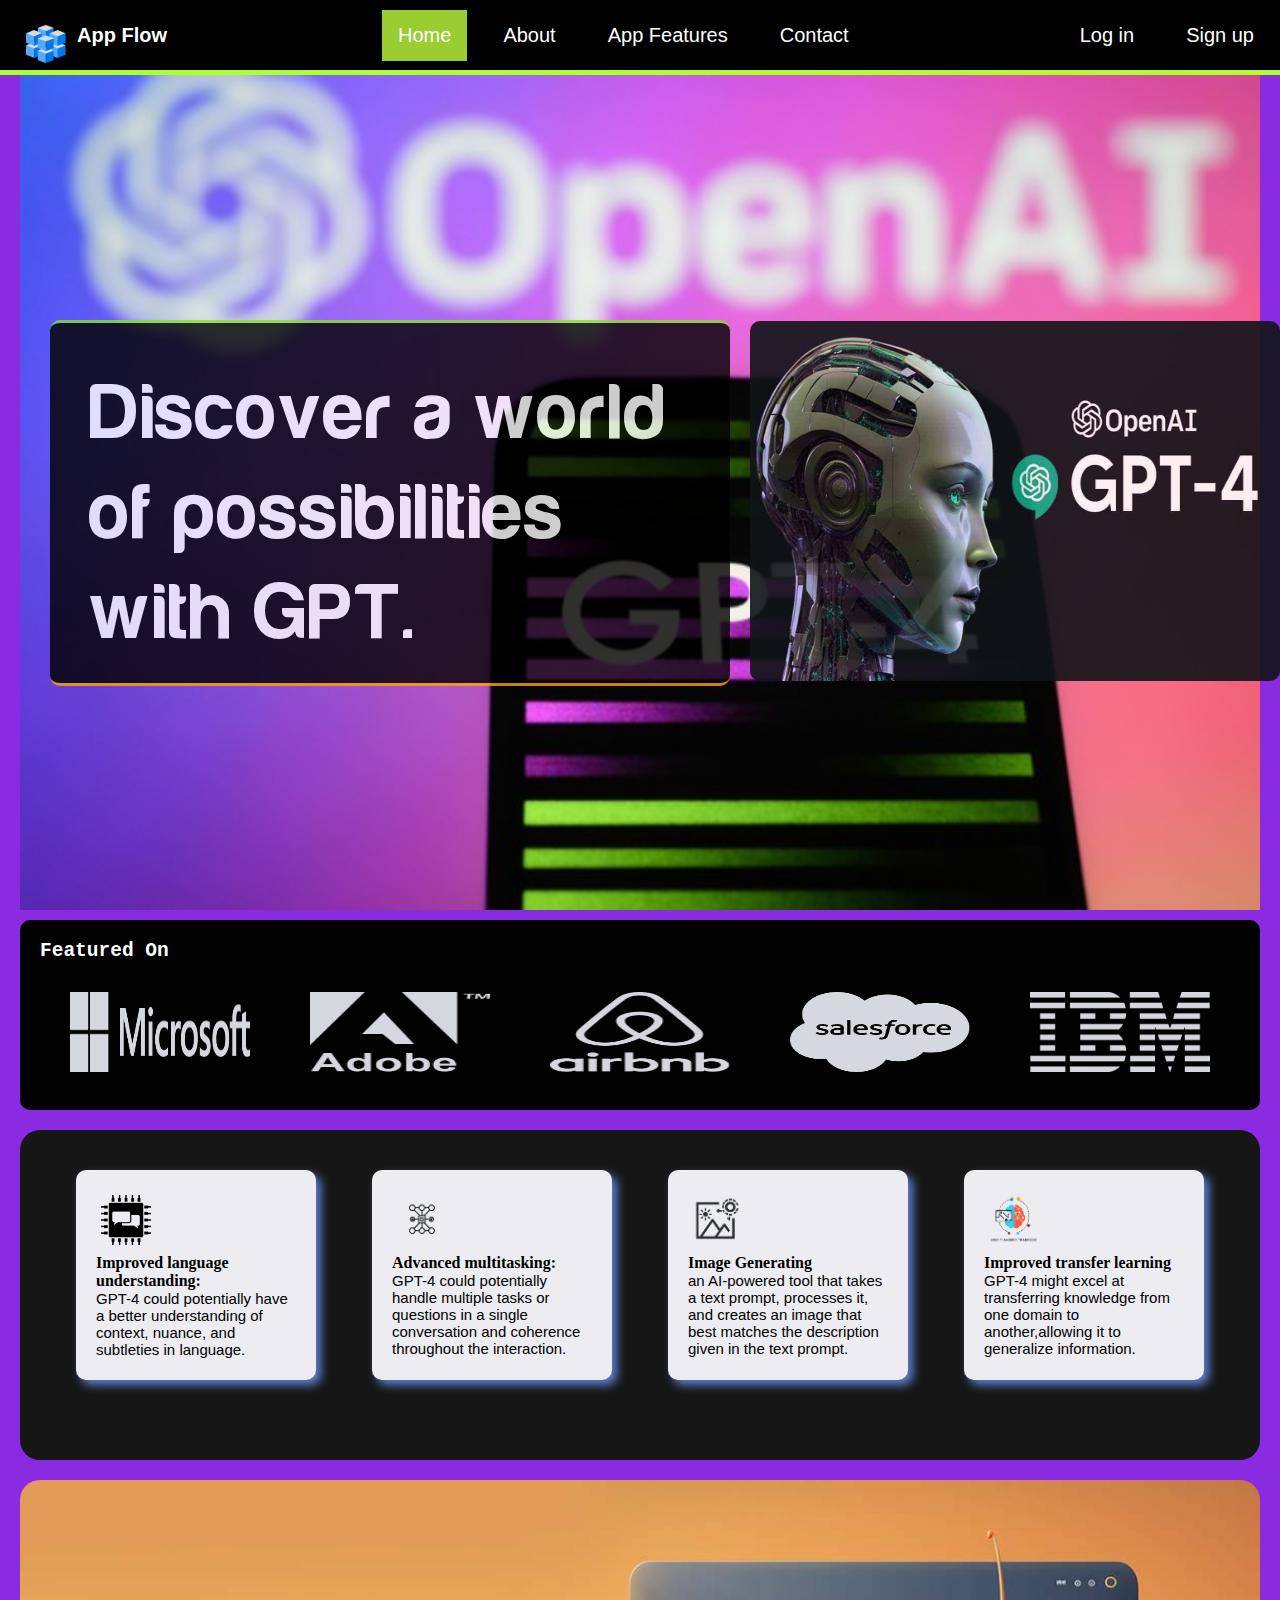
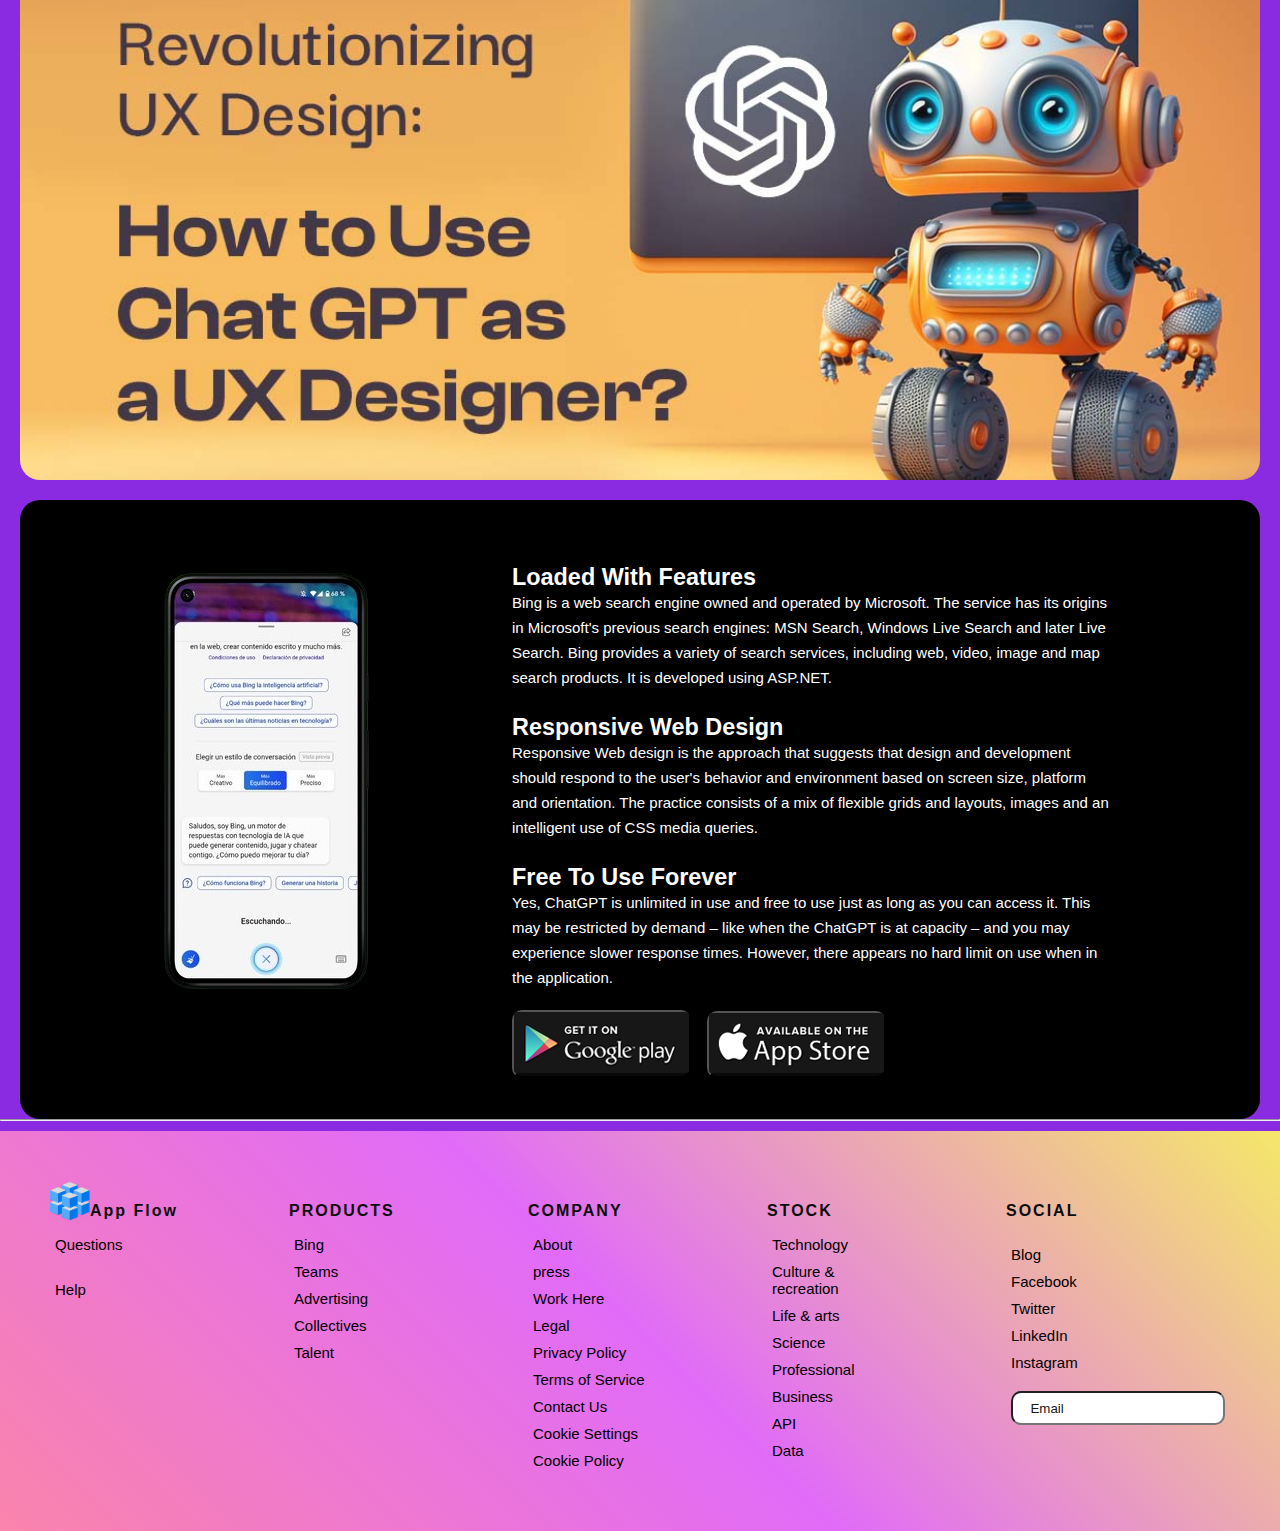
<file: index.html>
<!DOCTYPE html>
 <html lang="en">
 <head>
    <meta charset="UTF-8">
    <meta http-equiv="X-UA-Compatible" content="IE=edge">
    <meta name="viewport" content="width=device-width, initial-scale=1.0">
    <title>App Flow</title>
    <link rel="icon" href="./asserts/favicon.ico">
     <link rel="stylesheet" href="./main.css">
 </head>
 <body>
    <!-- navbar secction -->
    <div class="container"> 
        <div class="logo">
             
            <a href="index.html"><img src="icon.png" alt="" id="icon"><b>&nbsp&nbspApp Flow</b></a></div>
<div><ul>
         <li>
             <a  href="index.html" style="background-color: yellowgreen;">Home</a></li>
         <li>
             <a  href="about.html" >About</a></li>
         <li>
             <a href="appfeatures.html">App Features</a></li>
         <li>
             <a href="contact.html">Contact</a></li>
        </ul>
         </div>
         <div class="login"><ul>
            <li>
                <a href="login.html" >Log in</a>
                 </li>
                 <li>
                    <a href="Sign up.html">Sign up</a>
                 </li></ul>
         </div>
 </div>
 <!-- end -->
 <div class="content">
    <div class="text"><h1>Discover a world of possibilities with GPT.</h1></div>
    <div class="img"><img src="./gpt3.jpg" alt="" id="gpt1"> </div>
 </div>
 <div class="feature">
    <h2>Featured On</h2> 
    <div class="reel">
        <img src="./asserts/microsoft-0859118499110df3a66f00a999a53a40.png" alt="" id="reel">
        <img src="./asserts/adobe-0d9fee1af16f2db73270e52fbdcf4fe8.png" alt="" id="reel">
        <img src="./asserts/airbnb-cb44d3434e60956b120c2cfd2afa9a23.png" id="reel">
        <img src="./asserts/salesforce-63204abcda6bd196c6a6da3bb4911510.png" alt="" id="reel">
        <img src="./asserts/ibm-c6d225a3817a57e66f67fdcb18d1fe04.png" alt="" id="reel">
    
    </div>


 </div>
 <div class="cards">
    <div class="card1" id="card"><img src="./asserts/llk.png" alt="" id="cardpic"><h4>Improved language understanding:</h4><p>GPT-4 could potentially have a better understanding of context, nuance, and subtleties in language.</p></div>
    <div class="card2" id="card"><img src="./asserts/DALL_E_2023-06-09_10.47.11_-_Advanced_multitasking_ai_icon-removebg-preview.png" alt="" id="cardpic">
        <h4>Advanced multitasking:</h4><p> GPT-4 could potentially handle multiple tasks or questions in a single conversation and coherence throughout the interaction.</p></div>
    <div class="card3" id="card"><img src="./asserts/DALL_E_2023-06-09_10.56.04_-__image_generating__icon-removebg-preview.png" alt="" id="cardpic"><h4>Image Generating</h4><p>an AI-powered tool that takes a text prompt, processes it, and creates an image that best matches the description given in the text prompt.</p></div>
    <div class="card4" id="card"><img src="./asserts/DALL_E_2023-06-09_11.01.09_-_Improved_transfer_learning_ai_icon-removebg-preview.png" alt="" id="cardpic"><h4>Improved transfer learning</h4><p>GPT-4 might excel at transferring knowledge from one domain to another,allowing it to generalize information.</p></div>

 </div>
 <div class="matter">
   
</div >
<!-- about -->
 <div class="middle">
    <div>
        
        <img src="./asserts/layout-removebg-preview.png"  alt="" id="mob">
    </div>
    <div class="right">
 
        <br>
        <h3>Loaded With Features</h3>
        <p>
            Bing is a web search engine owned and operated by Microsoft. The service has its origins in Microsoft's previous search engines: MSN Search, Windows Live Search and later Live Search. Bing provides a variety of search services, including web, video, image and map search products. It is developed using ASP.NET.
        </p>
        <br>
        <h3>Responsive Web Design</h3>
        <p>
            Responsive Web design is the approach that suggests that design and development should respond to the user's behavior and environment based on screen size, platform and orientation. The practice consists of a mix of flexible grids and layouts, images and an intelligent use of CSS media queries.
        </p>
        <br>
        <h3>
            Free To Use Forever
        </h3>
        <p>Yes, ChatGPT is unlimited in use and free to use just as long as you can access it. This may be restricted by demand – like when the ChatGPT is at capacity – and you may experience slower response times. However, there appears no hard limit on use when in the application.                     </p>
    
 
        <button><a href="https://play.google.com/store/search?q=bing&c=apps"><img src="./asserts/googleplay.png" alt=""></a></button>
    <button><a href="https://apps.apple.com/in/app/bing-chat-with-ai-gpt-4/id345323231"><img src="./asserts/appstore.png" alt=""></a></button>
    </div>
    </div>
    <hr>
<!-- footersec -->
 <div class="footer">
<div class="first">
    <img src="./icon.png" alt="" id="icon"><h4>App Flow
    </h4>
    <p><a href="./contact.html"></a> Questions</p><br>
    <p><a href="./contact.html"></a> Help</p>
</div>
<div class="sec">
    <h4>PRODUCTS</h4>
    <p> Bing</p>
    <p>Teams</p>
    <p>Advertising
     </p><p> Collectives
       </p><p>Talent</p><br>
</div>
<div class="tri">
    <h4>COMPANY</h4>
    <p>About</p>
    <p> press</p>
    <p>Work Here</p>
    <p>Legal</p>
    <p>Privacy Policy</p>
    <p>Terms of Service</p>
    <p>Contact Us</p>
    <p>Cookie Settings</p>
    <p>Cookie Policy</p>
</div>
<div class="for">
    <h4>STOCK </h4>
    <p>Technology</p>
       <p> Culture & recreation</p>
       <p> Life & arts</p>
       <p> Science</p>
       <p> Professional</p>
       <p> Business</p>
       <p> API</p>
       <p> Data</p>
</div>
<div class="fiv" >
    <h4>SOCIAL</h4>
    <p style="display: flex;">
        <p>Blog</p>  
        <p>Facebook</p>
        <p>Twitter</p>
        <p>LinkedIn</p>
        <p>Instagram</p></p>
         <p > 
        <input type="email" placeholder="  Email">  </p>
</div>
 </div>
    <!-- endsec -->
 </body>
 </html>
</file>
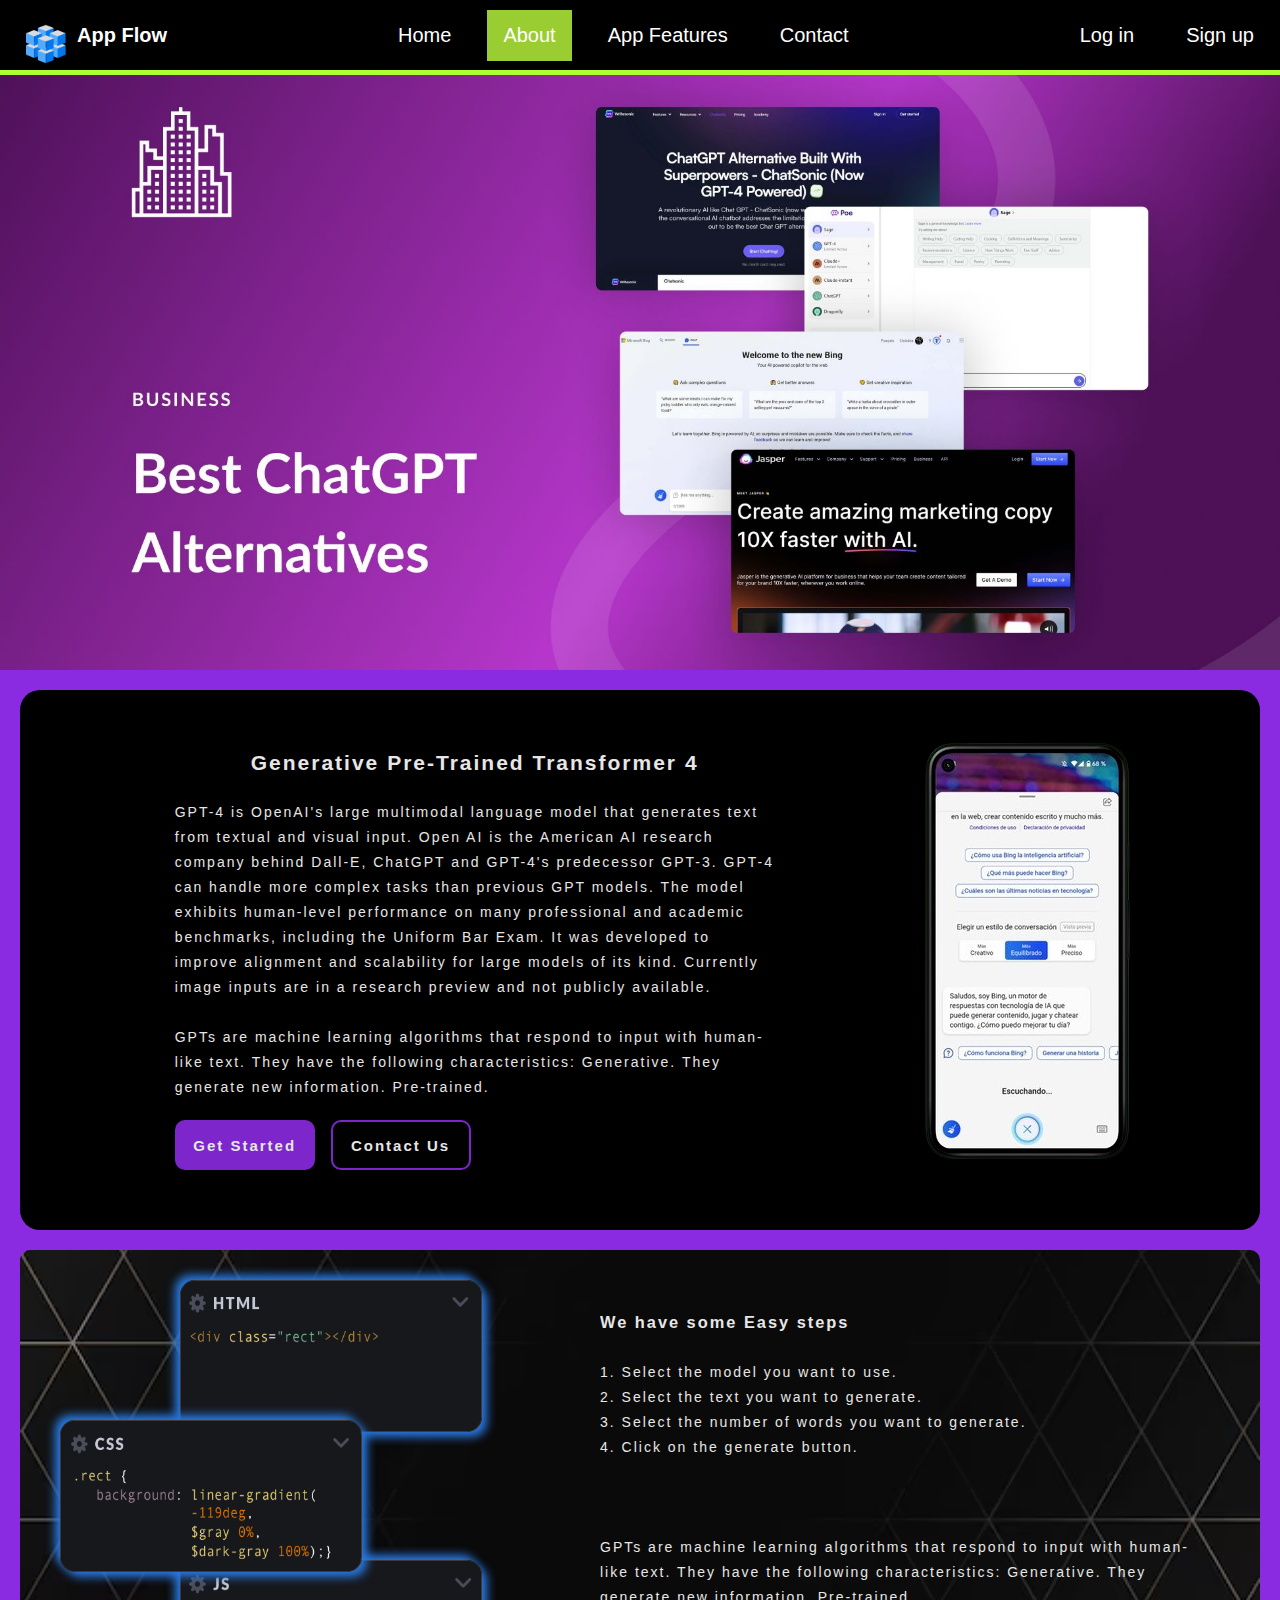
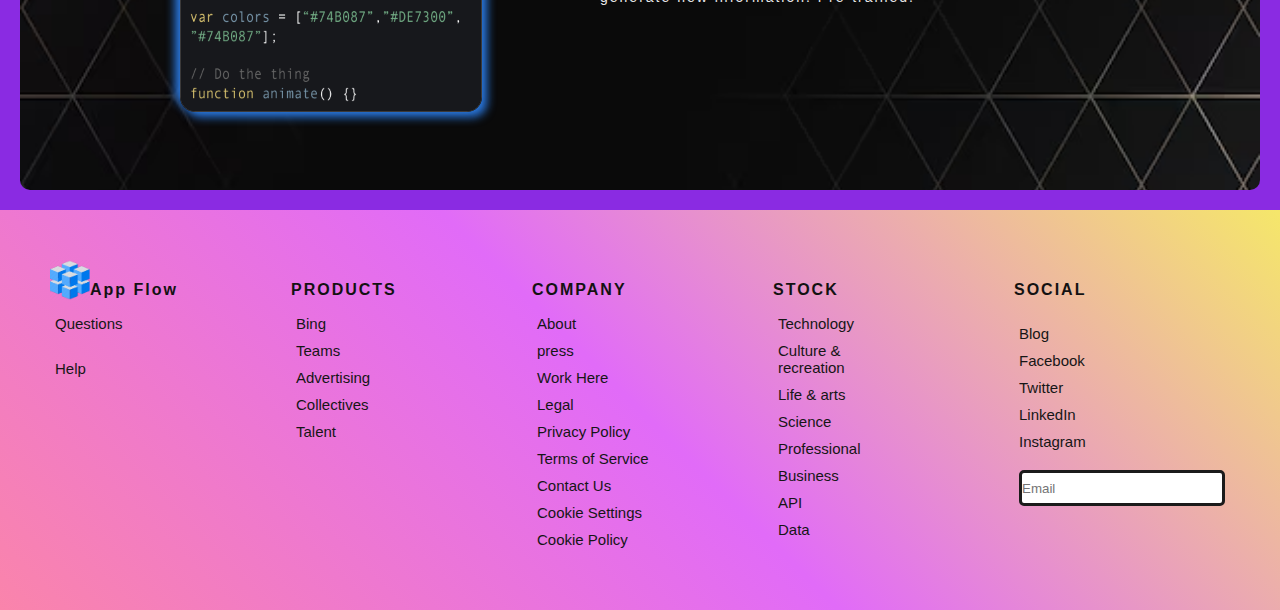
<file: about.html>
<!DOCTYPE html>
<html lang="en">
<head>
   <meta charset="UTF-8">
   <meta http-equiv="X-UA-Compatible" content="IE=edge">
   <meta name="viewport" content="width=device-width, initial-scale=1.0">
   <title>App Flow</title>
   <link rel="icon" href="./asserts/favicon.ico">
    <link rel="stylesheet" href="./about.css">
</head>
<body>
    <!-- navbar secction -->
    <div class="container"> 
        <div class="logo">
             
            <a href="index.html"><img src="icon.png" alt="" id="icon"><b>&nbsp&nbspApp Flow</b></a></div>
<div><ul>
         <li>
             <a  href="index.html">Home</a></li>
         <li>
             <a  href="about.html" style="background-color: yellowgreen;">About</a></li>
         <li>
             <a href="appfeatures.html">App Features</a></li>
         <li>
             <a href="contact.html">Contact</a></li>
        </ul>
         </div>
         <div class="login"><ul>
            <li>
                <a href="login.html" >Log in</a>
                 </li>
                 <li>
                    <a href="Sign up.html">Sign up</a>
                 </li></ul>
         </div>
 </div>
 <!-- end -->
 <div class="card">
    

</div>
 <div class="middle">
   
    <div class="right">
        <h2 align="center">Generative Pre-Trained Transformer 4</h4>
        <br>
  <p> 
    GPT-4 is OpenAI's large multimodal language model that generates text from textual and visual input. Open AI is the American AI research company behind Dall-E, ChatGPT and GPT-4's predecessor GPT-3.
    
    GPT-4 can handle more complex tasks than previous GPT models. The model exhibits human-level performance on many professional and academic benchmarks, including the Uniform Bar Exam. It was developed to improve alignment and scalability for large models of its kind.
    
    Currently image inputs are in a research preview and not publicly available.</p>
 <br>
  

GPTs are machine learning algorithms that respond to input with human-like text. They have the following characteristics:
Generative. They generate new information.
Pre-trained.  <br>
<button style="background-color: blueviolet;"><a href="./appfeatures.html"> <h4>Get Started</h4></a></button>
<button><a href="./contact.html">   <h4>Contact Us</h4></a></button>
    </div>
    <div>
        
        <img src="./asserts/layout-removebg-preview.png"  alt="" id="mob">
    </div>
    </div>
    <!-- 3 -->
    <div class="rev">
        <div class="imgs">
            <img src="./asserts/3.png" alt="" id="slide1" style="z-index: 0;" >
            <img src="./asserts/2.png" alt="" id="slide2" style="z-index: 2;">
            <img src="./asserts/4.png" alt="" id="slide3" style="z-index: 1;">
             
        </div>
        <div class="text">
            <h3>We have some Easy steps</h3>
            <br>
            <p>
                1. Select the model you want to use. <br>
                2. Select the text you want to generate. <br>
                3. Select the number of words you want to generate. <br>
                4. Click on the generate button. <br>
            </p>
            <br><br><br>
            <p>GPTs are machine learning algorithms that respond to input with human-like text. They have the following characteristics:
                Generative. They generate new information.
                Pre-trained. </p>
        </div>
        
    </div>


 <!-- footersec -->
 <div class="footer">
    <div class="first">
        <img src="./icon.png" alt="" id="icon"><h4>App Flow
        </h4>
        <p><a href="./contact.html"></a> Questions</p><br>
        <p><a href="./contact.html"></a> Help</p>
    </div>
    <div class="sec">
        <h4>PRODUCTS</h4>
        <p> Bing</p>
        <p>Teams</p>
        <p>Advertising
         </p><p> Collectives
           </p><p>Talent</p><br>
    </div>
    <div class="tri">
        <h4>COMPANY</h4>
        <p>About</p>
        <p> press</p>
        <p>Work Here</p>
        <p>Legal</p>
        <p>Privacy Policy</p>
        <p>Terms of Service</p>
        <p>Contact Us</p>
        <p>Cookie Settings</p>
        <p>Cookie Policy</p>
    </div>
    <div class="for">
        <h4>STOCK </h4>
        <p>Technology</p>
           <p> Culture & recreation</p>
           <p> Life & arts</p>
           <p> Science</p>
           <p> Professional</p>
           <p> Business</p>
           <p> API</p>
           <p> Data</p>
    </div>
    <div class="fiv" >
        <h4>SOCIAL</h4>
        <p style="display: flex;">
            <p>Blog</p>  
            <p>Facebook</p>
            <p>Twitter</p>
            <p>LinkedIn</p>
            <p>Instagram</p></p>
             <p > 
            <input type="email" placeholder="Email">  </p>
    </div>
     </div>
        <!-- endsec -->
    
</body>
</html>
</file>
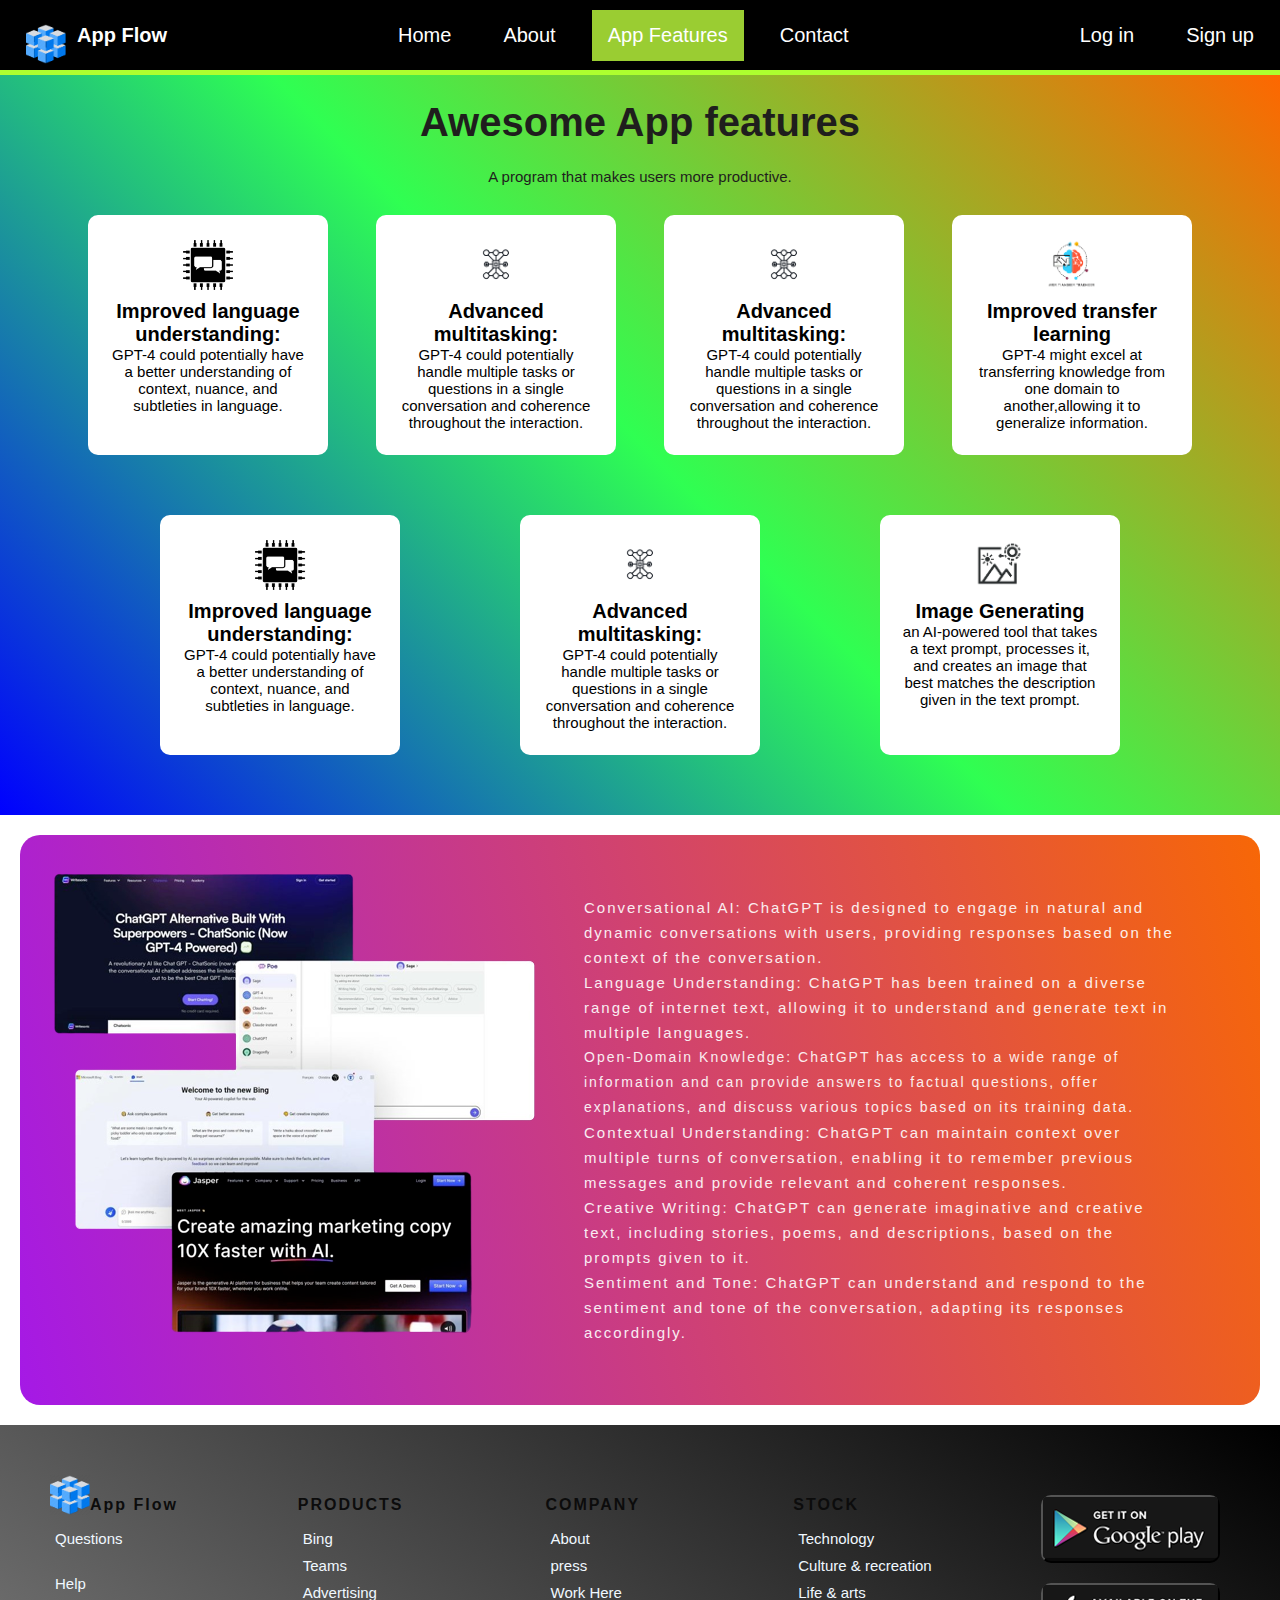
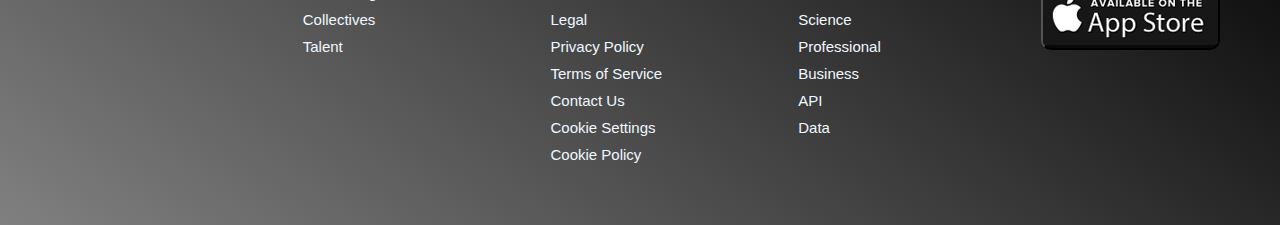
<file: appfeatures.html>
<!DOCTYPE html>
<html lang="en">
<head>
   <meta charset="UTF-8">
   <meta http-equiv="X-UA-Compatible" content="IE=edge">
   <meta name="viewport" content="width=device-width, initial-scale=1.0">
   <title>App Flow</title>
   <link rel="icon" href="./asserts/favicon.ico">
    <link rel="stylesheet" href="./app.css">
</head>
<body>
    <!-- navbar secction -->
    <div class="container"> 
        <div class="logo">
             
            <a href="index.html"><img src="icon.png" alt="" id="icon"><b>&nbsp&nbspApp Flow</b></a></div>
<div><ul>
         <li>
             <a  href="index.html">Home</a></li>
         <li>
             <a  href="about.html" >About</a></li>
         <li>
             <a href="appfeatures.html" style="background-color: yellowgreen;">App Features</a></li>
         <li>
             <a href="contact.html">Contact</a></li>
        </ul>
         </div>
         <div class="login"><ul>
            <li>
                <a href="login.html" >Log in</a>
                 </li>
                 <li>
                    <a href="Sign up.html">Sign up</a>
                 </li></ul>
         </div>
 </div>
 <!-- end -->
 <div class="content">
    <div style="  color: rgb(31, 30, 29);"><h1>Awesome App features</h1>
    <br>
<p>
    A program that makes users more productive.
</p></div>
        <div class="cards">
            <div class="card1" id="card"><img src="./asserts/llk.png" alt="" id="cardpic"><h4>Improved language understanding:</h4><p>GPT-4 could potentially have a better understanding of context, nuance, and subtleties in language.</p></div>
            <div class="card2" id="card"><img src="./asserts/DALL_E_2023-06-09_10.47.11_-_Advanced_multitasking_ai_icon-removebg-preview.png" alt="" id="cardpic">
                <h4>Advanced multitasking:</h4><p> GPT-4 could potentially handle multiple tasks or questions in a single conversation and coherence throughout the interaction.</p></div>
                <div class="card2" id="card"><img src="./asserts/DALL_E_2023-06-09_10.47.11_-_Advanced_multitasking_ai_icon-removebg-preview.png" alt="" id="cardpic">
                    <h4>Advanced multitasking:</h4><p> GPT-4 could potentially handle multiple tasks or questions in a single conversation and coherence throughout the interaction.</p></div>
            <div class="card4" id="card"><img src="./asserts/DALL_E_2023-06-09_11.01.09_-_Improved_transfer_learning_ai_icon-removebg-preview.png" alt="" id="cardpic"><h4>Improved transfer learning</h4><p>GPT-4 might excel at transferring knowledge from one domain to another,allowing it to generalize information.</p></div>
        
         </div>
         <div class="cards">
            <div class="card1" id="card"><img src="./asserts/llk.png" alt="" id="cardpic"><h4>Improved language understanding:</h4><p>GPT-4 could potentially have a better understanding of context, nuance, and subtleties in language.</p></div>
            <div class="card2" id="card"><img src="./asserts/DALL_E_2023-06-09_10.47.11_-_Advanced_multitasking_ai_icon-removebg-preview.png" alt="" id="cardpic">
                <h4>Advanced multitasking:</h4><p> GPT-4 could potentially handle multiple tasks or questions in a single conversation and coherence throughout the interaction.</p></div>
            <div class="card3" id="card"><img src="./asserts/DALL_E_2023-06-09_10.56.04_-__image_generating__icon-removebg-preview.png" alt="" id="cardpic"><h4>Image Generating</h4><p>an AI-powered tool that takes a text prompt, processes it, and creates an image that best matches the description given in the text prompt.</p></div>
             
         </div>
     
 </div>
 <div class="middle">
    <div><img src="./asserts/1-removebg-preview.png" alt=""></div>
    <div class="right">
        <p>
            Conversational AI: ChatGPT is designed to engage in natural and dynamic conversations with users, providing responses based on the context of the conversation.

</p><p>Language Understanding: ChatGPT has been trained on a diverse range of internet text, allowing it to understand and generate text in multiple languages.

</p><p></p>Open-Domain Knowledge: ChatGPT has access to a wide range of information and can provide answers to factual questions, offer explanations, and discuss various topics based on its training data.

</p><p>Contextual Understanding: ChatGPT can maintain context over multiple turns of conversation, enabling it to remember previous messages and provide relevant and coherent responses.

</p><p>Creative Writing: ChatGPT can generate imaginative and creative text, including stories, poems, and descriptions, based on the prompts given to it.

</p><p>Sentiment and Tone: ChatGPT can understand and respond to the sentiment and tone of the conversation, adapting its responses accordingly.
 </p>
    </div>
 </div>
 <!-- footersec -->
 <div class="footer">
    <div class="first">
        <img src="./icon.png" alt="" id="icon"><h4>App Flow
        </h4>
        <p><a href="./contact.html"></a> Questions</p><br>
        <p><a href="./contact.html"></a> Help</p>
    </div>
    <div class="sec">
        <h4>PRODUCTS</h4>
        <p> Bing</p>
        <p>Teams</p>
        <p>Advertising
         </p><p> Collectives
           </p><p>Talent</p><br>
    </div>
    <div class="tri">
        <h4>COMPANY</h4>
        <p>About</p>
        <p> press</p>
        <p>Work Here</p>
        <p>Legal</p>
        <p>Privacy Policy</p>
        <p>Terms of Service</p>
        <p>Contact Us</p>
        <p>Cookie Settings</p>
        <p>Cookie Policy</p>
    </div>
    <div class="for">
        <h4>STOCK </h4>
        <p>Technology</p>
           <p> Culture & recreation</p>
           <p> Life & arts</p>
           <p> Science</p>
           <p> Professional</p>
           <p> Business</p>
           <p> API</p>
           <p> Data</p>
    </div>
    <div class="fiv" >
   
        
        <button><a href="https://play.google.com/store/search?q=bing&c=apps"><img src="./asserts/googleplay.png" alt=""></a></button>
        <button><a href="https://apps.apple.com/in/app/bing-chat-with-ai-gpt-4/id345323231"><img src="./asserts/appstore.png" alt=""></a></button>
        
    </div>
     </div>
        <!-- endsec -->
    
</body>
</html>
</file>
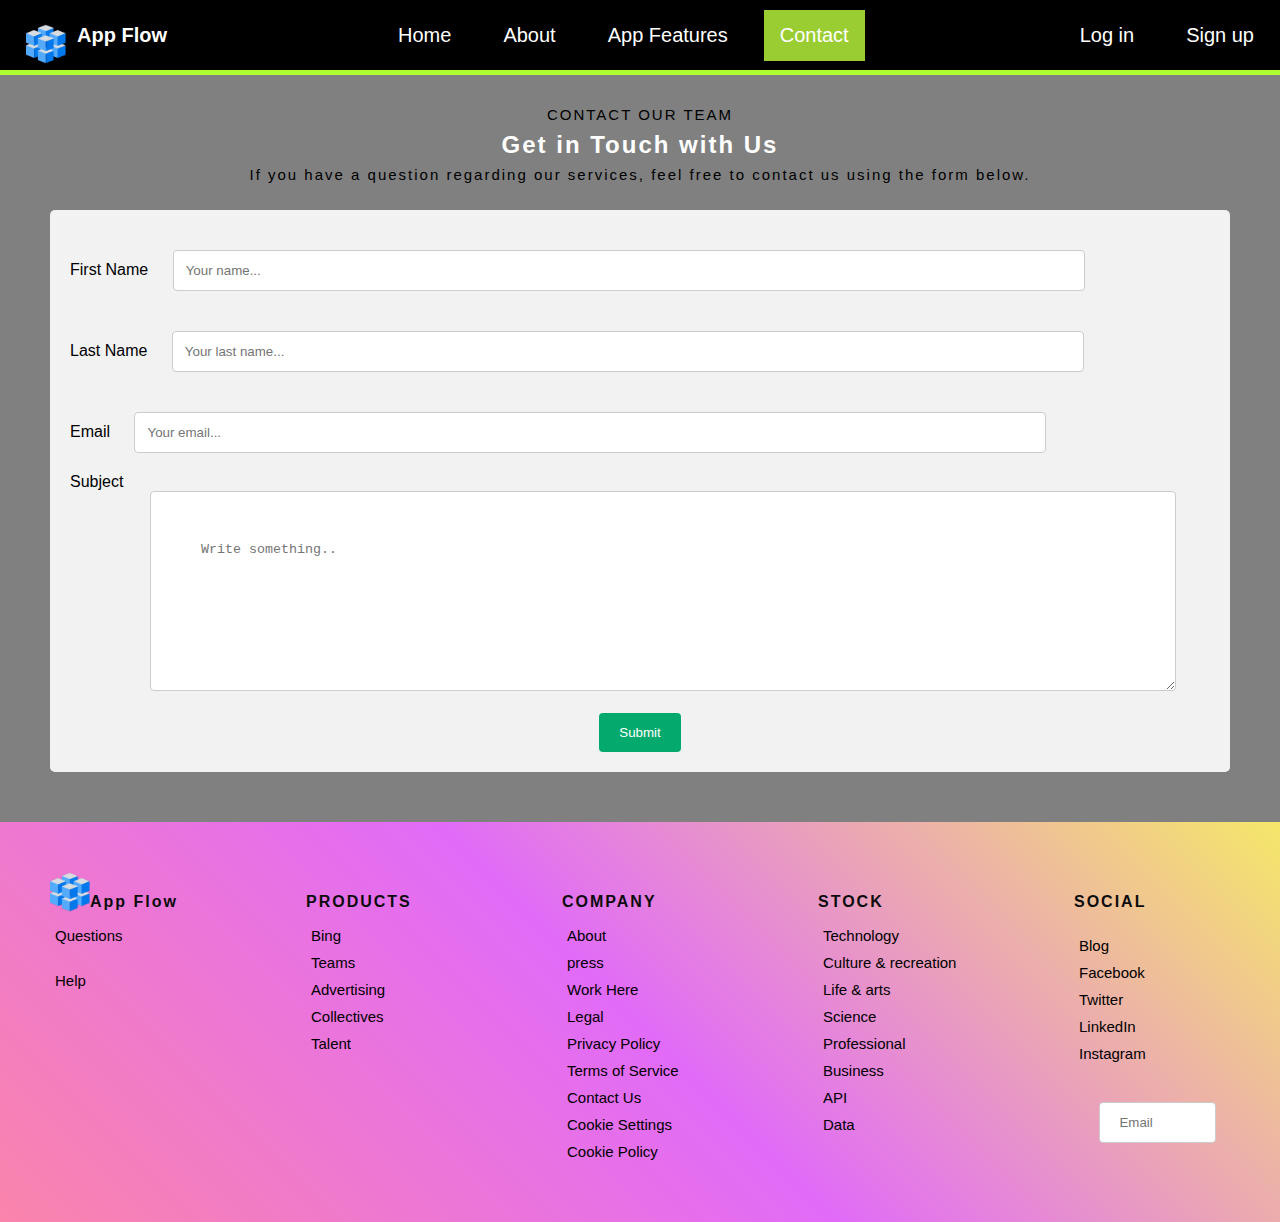
<file: contact.html>
<!DOCTYPE html>
<html lang="en">
<head>
   <meta charset="UTF-8">
   <meta http-equiv="X-UA-Compatible" content="IE=edge">
   <meta name="viewport" content="width=device-width, initial-scale=1.0">
   <title>App Flow</title>
   <link rel="icon" href="./asserts/favicon.ico">
    <link rel="stylesheet" href="./contact.css">
</head>
<body>
    <!-- navbar secction -->
    <div class="container"> 
        <div class="logo">
             
            <a href="index.html"><img src="icon.png" alt="" id="icon"><b>&nbsp&nbspApp Flow</b></a></div>
<div><ul>
         <li>
             <a  href="index.html">Home</a></li>
         <li>
             <a  href="about.html" >About</a></li>
         <li>
             <a href="appfeatures.html">App Features</a></li>
         <li>
             <a href="contact.html" style="background-color: yellowgreen;">Contact</a></li>
        </ul>
         </div>
         <div class="login"><ul>
            <li>
                <a href="login.html" >Log in</a>
                 </li>
                 <li>
                    <a href="Sign up.html">Sign up</a>
                 </li></ul>
         </div>
          
 </div>
  <div class="contact">
    <div class="up">
    <p>CONTACT OUR TEAM</p>
    <h2>Get in Touch with Us</h2>
     <p>If you have a question regarding our services, feel free to contact us using the form below.</p>   </div>
   <div class="contain">
    <form action="">
        <label for="fname">First Name</label>
        <input type="text" id="fname" name="firstname" placeholder="Your name..." ><br>
        <label for="lname">Last Name</label>
        <input type="text" id="lname" name="lastname" placeholder="Your last name..."><br>
        <label for="fname">Email</label>
        <input type="email" id="fname" name="firstname" placeholder="Your email..." ><br>
        <label for="country">Subject</label><br>
        <textarea id="subject" name="subject" placeholder="Write something.." style="height:200px"></textarea><br><br>
 <center><input type="Submit" value="Submit"></center>
   </form>
   </div>
   </div>
   
        <!-- footersec -->
 <div class="footer">
    <div class="first">
        <img src="./icon.png" alt="" id="icon"><h4>App Flow
        </h4>
        <p><a href="./contact.html"></a> Questions</p><br>
        <p><a href="./contact.html"></a> Help</p>
    </div>
    <div class="sec">
        <h4>PRODUCTS</h4>
        <p> Bing</p>
        <p>Teams</p>
        <p>Advertising
         </p><p> Collectives
           </p><p>Talent</p><br>
    </div>
    <div class="tri">
        <h4>COMPANY</h4>
        <p>About</p>
        <p> press</p>
        <p>Work Here</p>
        <p>Legal</p>
        <p>Privacy Policy</p>
        <p>Terms of Service</p>
        <p>Contact Us</p>
        <p>Cookie Settings</p>
        <p>Cookie Policy</p>
    </div>
    <div class="for">
        <h4>STOCK </h4>
        <p>Technology</p>
           <p> Culture & recreation</p>
           <p> Life & arts</p>
           <p> Science</p>
           <p> Professional</p>
           <p> Business</p>
           <p> API</p>
           <p> Data</p>
    </div>
    <div class="fiv" >
        <h4>SOCIAL</h4>
        <p style="display: flex;">
            <p>Blog</p>  
            <p>Facebook</p>
            <p>Twitter</p>
            <p>LinkedIn</p>
            <p>Instagram</p></p>
             <p > 
            <input type="email" placeholder="  Email">  </p>
    </div>
     </div>
        <!-- endsec -->
 
</body>
</html>
</file>
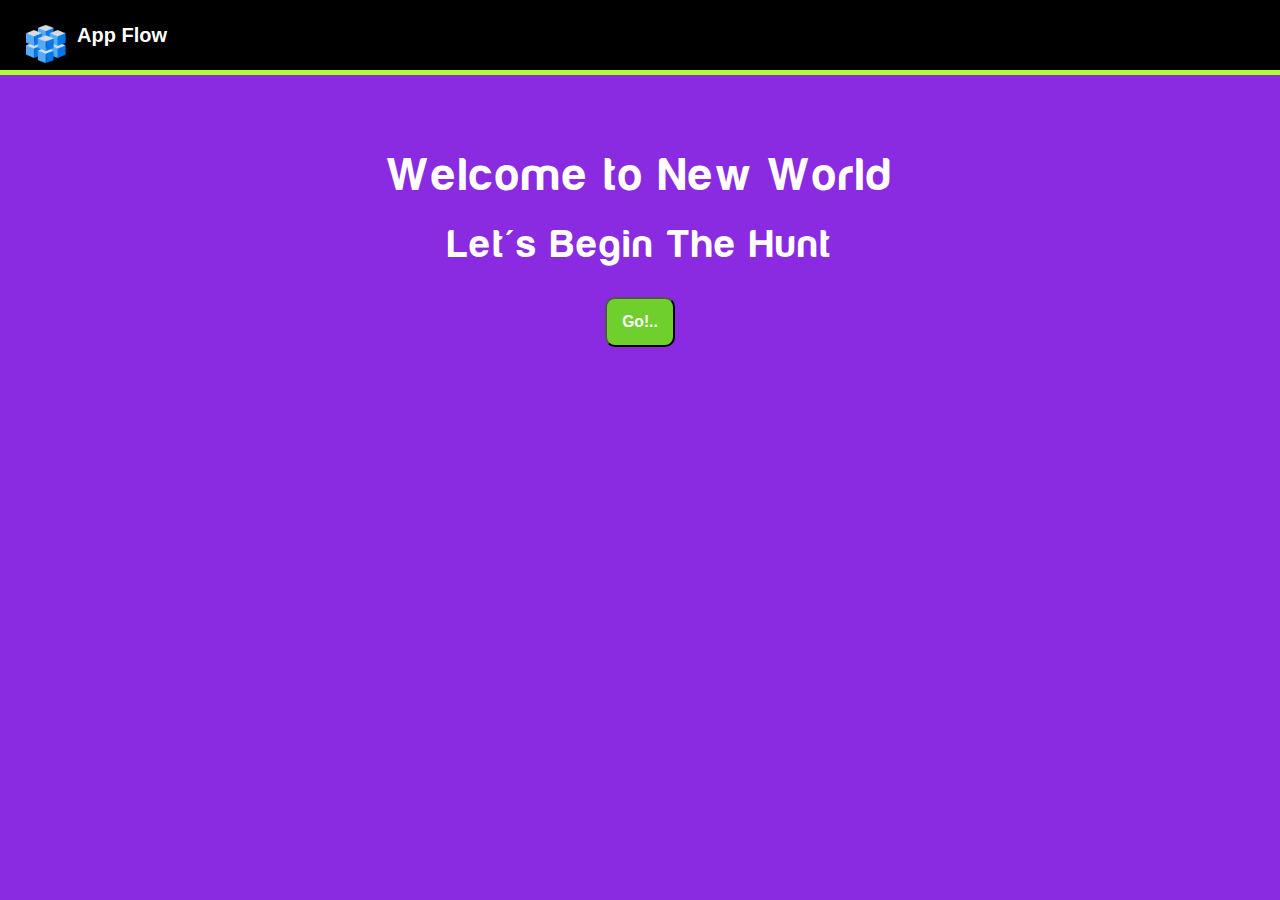
<file: Home.html>
<!DOCTYPE html>
<html lang="en">
<head>
   <meta charset="UTF-8">
   <meta http-equiv="X-UA-Compatible" content="IE=edge">
   <meta name="viewport" content="width=device-width, initial-scale=1.0">
   <title>App Flow</title>
   <link rel="icon" href="./asserts/favicon.ico">
    <link rel="stylesheet" href="./home.css">
</head>
<body>
   <!-- navbar secction -->
   <div class="container"> 
       <div class="logo">
            
           <a href="index.html"><img src="icon.png" alt="" id="icon"><b>&nbsp&nbspApp Flow</b></a></div>
 </div>
</div>
<!-- end -->
 
<div class="content">
    <center>
    <div class="text">
        <h3>Welcome to New World</h3>
        <h4>Let's Begin The Hunt</h4>
        <button>
           <h3>Go!..</h3>
        </button>
    </div>
</center>
</div>
 
   
</body>
</html>
</file>
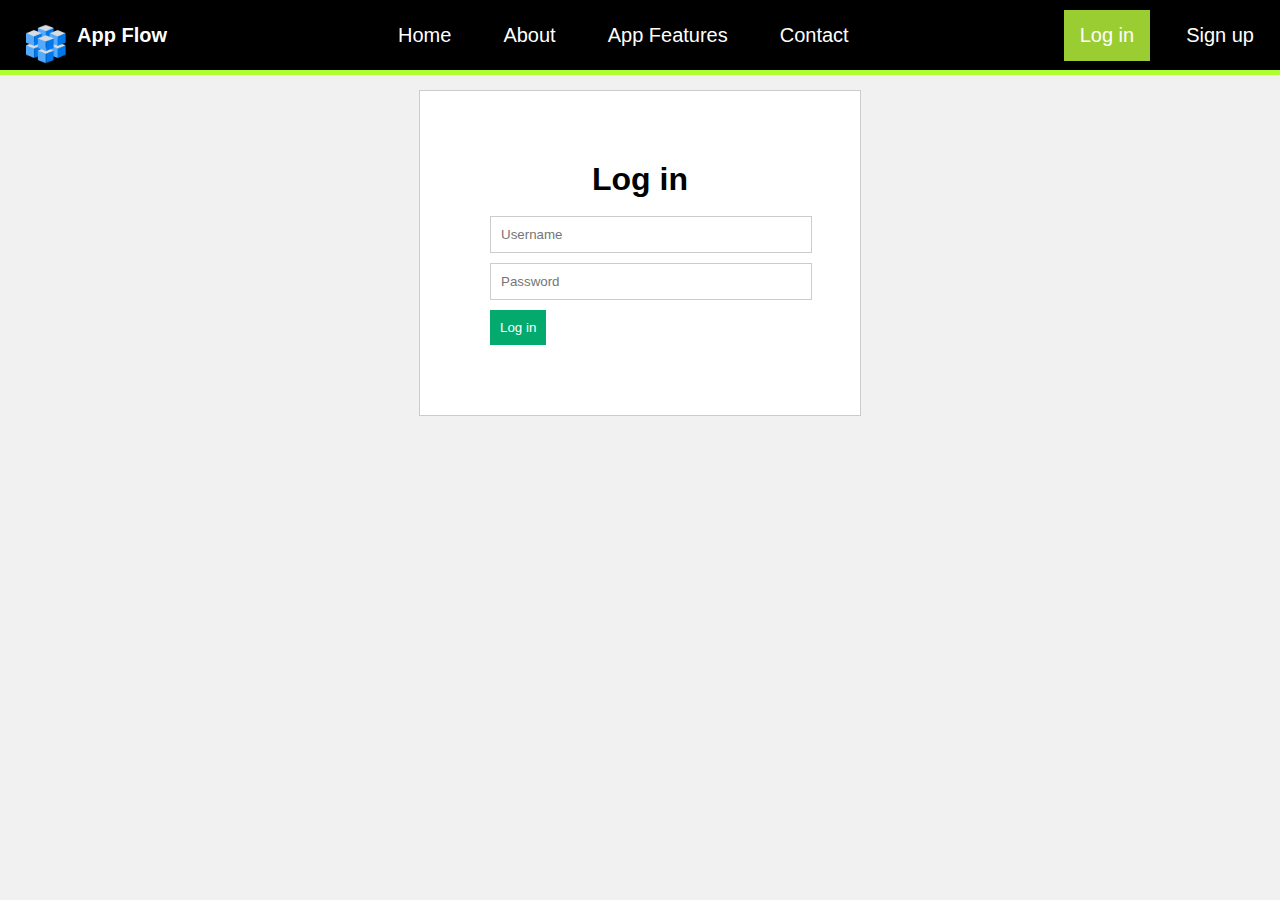
<file: login.html>
<!DOCTYPE html>
<html lang="en">
<head>
    <meta charset="UTF-8">
    <meta name="viewport" content="width=device-width, initial-scale=1.0">
    <title>App Flow</title>
    <link rel="icon" href="./asserts/favicon.ico">
     <link rel="stylesheet" href="./style.css">
</head>
<body>
     <!-- navbar secction -->
     <div class="container"> 
        <div class="logo">
             
            <a href="index.html"><img src="icon.png" alt="" id="icon"><b>&nbsp&nbspApp Flow</b></a>
          </div>
<div>
  <ul>
         <li>
             <a  href="index.html" >Home</a></li>
         <li>
             <a  href="about.html" >About</a></li>
         <li>
             <a href="appfeatures.html">App Features</a></li>
         <li>
             <a href="contact.html">Contact</a></li>
        </ul>
         </div>
         <div class="login"><ul>
            <li>
                <a href="login.html"style="background-color: yellowgreen;" >Log in</a>
                 </li>
                 <li>
                    <a href="Sign up.html">Sign up</a>
                 </li></ul>
         </div>
 </div>


  <div class="containe">
    <h1>Log in</h1>
    <br>
    <form action="./Home.html">
      <input type="text" name="username" placeholder="Username" required>
      <input type="password" name="password" placeholder="Password" required>
      <button type="submit">  Log in</button>
    </form>
 
  </div>

</body>
</html>
</file>
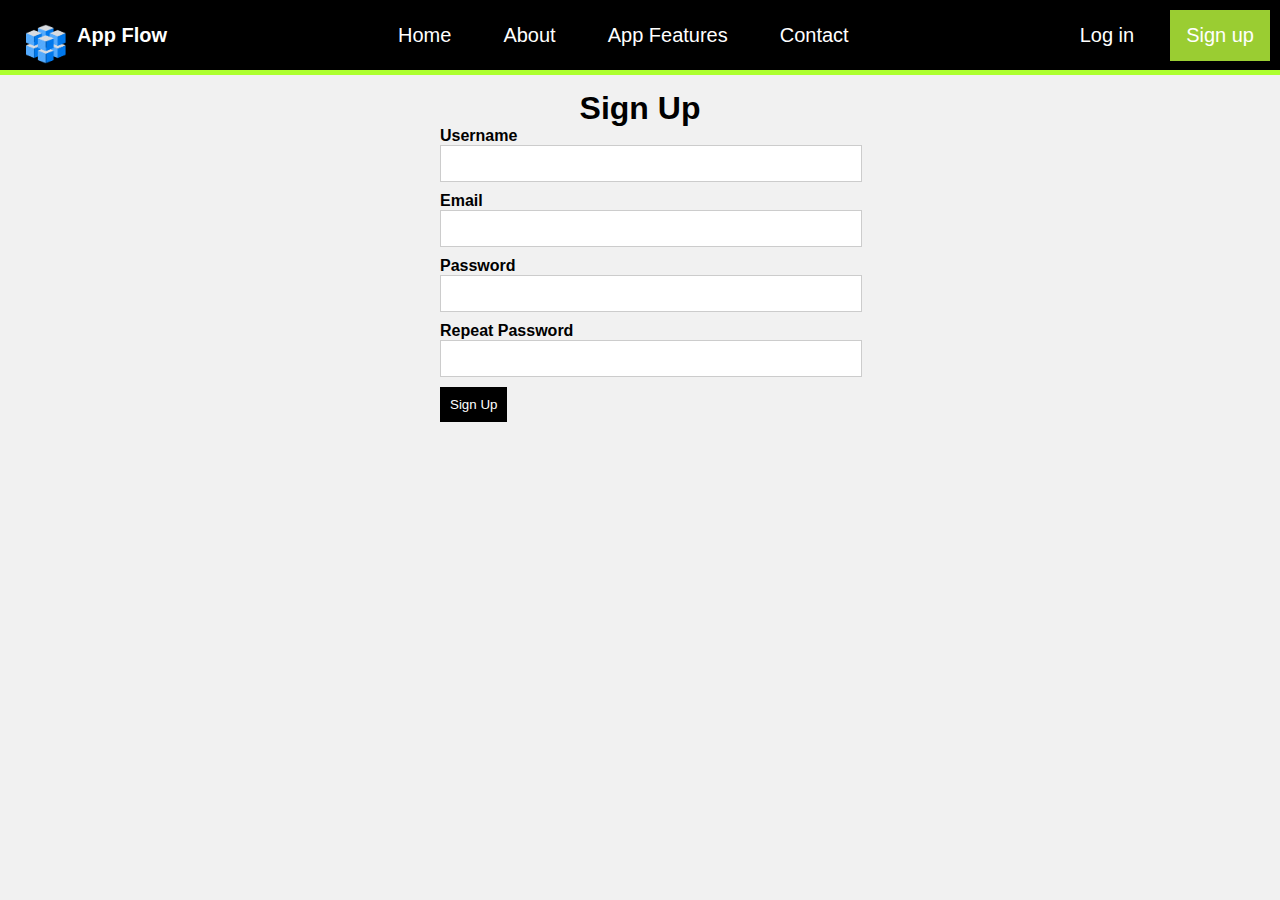
<file: Sign up.html>
<!DOCTYPE html>
<html lang="en">
<head>
    <meta charset="UTF-8">
    <meta name="viewport" content="width=device-width, initial-scale=1.0">
    <title>App Flow</title>
    <link rel="icon" href="./asserts/favicon.ico">
    <link rel="stylesheet" href="signup.css">
</head>
<body>
     <!-- navbar secction -->
     <div class="container"> 
        <div class="logo">
             
            <a href="index.html"><img src="icon.png" alt="" id="icon"><b>&nbsp&nbspApp Flow</b></a></div>
<div><ul>
         <li>
             <a  href="index.html" >Home</a></li>
         <li>
             <a  href="about.html" >About</a></li>
         <li>
             <a href="appfeatures.html">App Features</a></li>
         <li>
             <a href="contact.html">Contact</a></li>
        </ul>
         </div>
         <div class="login"><ul>
            <li>
                <a href="login.html" >Log in</a>
                 </li>
                 <li>
                    <a href="Sign up.html" style="background-color: yellowgreen;">Sign up</a>
                 </li></ul>
         </div>
 </div>
 <!-- end -->
  <div class="containe">
    <h1>Sign Up</h1>
    <form action="./Home.html"> 
       
          <div class="input-group">
            <label for="text">Username</label>
            <input type="text" id="text" required>
          </div>
      <div class="input-group">
        <label for="email">Email</label>
        <input type="text" name="email" id="email" required>
      </div>
      <div class="input-group">
        <label for="password">Password</label>
        <input type="password" name="password" id="password" required>
      </div>
      <div class="input-group">
        <label for="repeat_password">Repeat Password</label>
        <input type="password" name="repeat_password" id="repeat_password" required>
      </div>
      <button type="submit" class="btn">Sign Up</button>
    </form>
  </div>
 
</body>
</html>
</file>
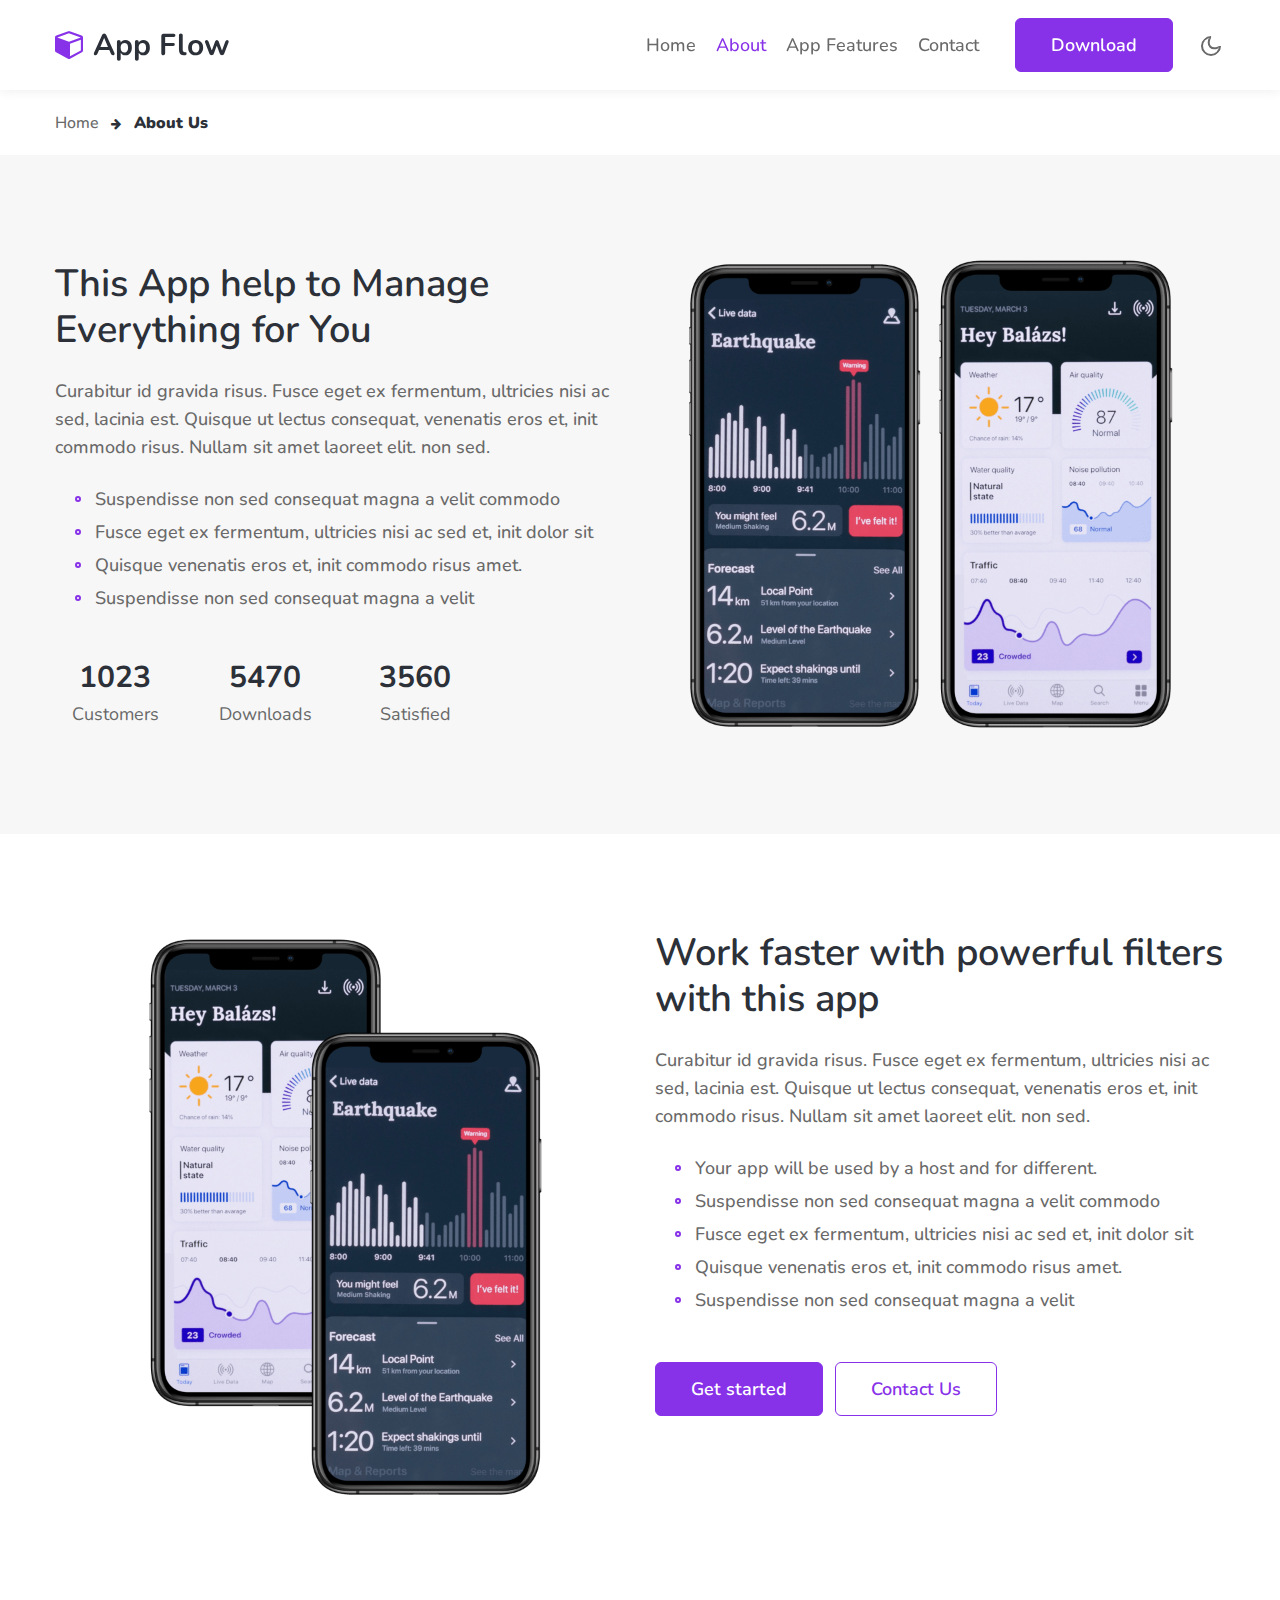
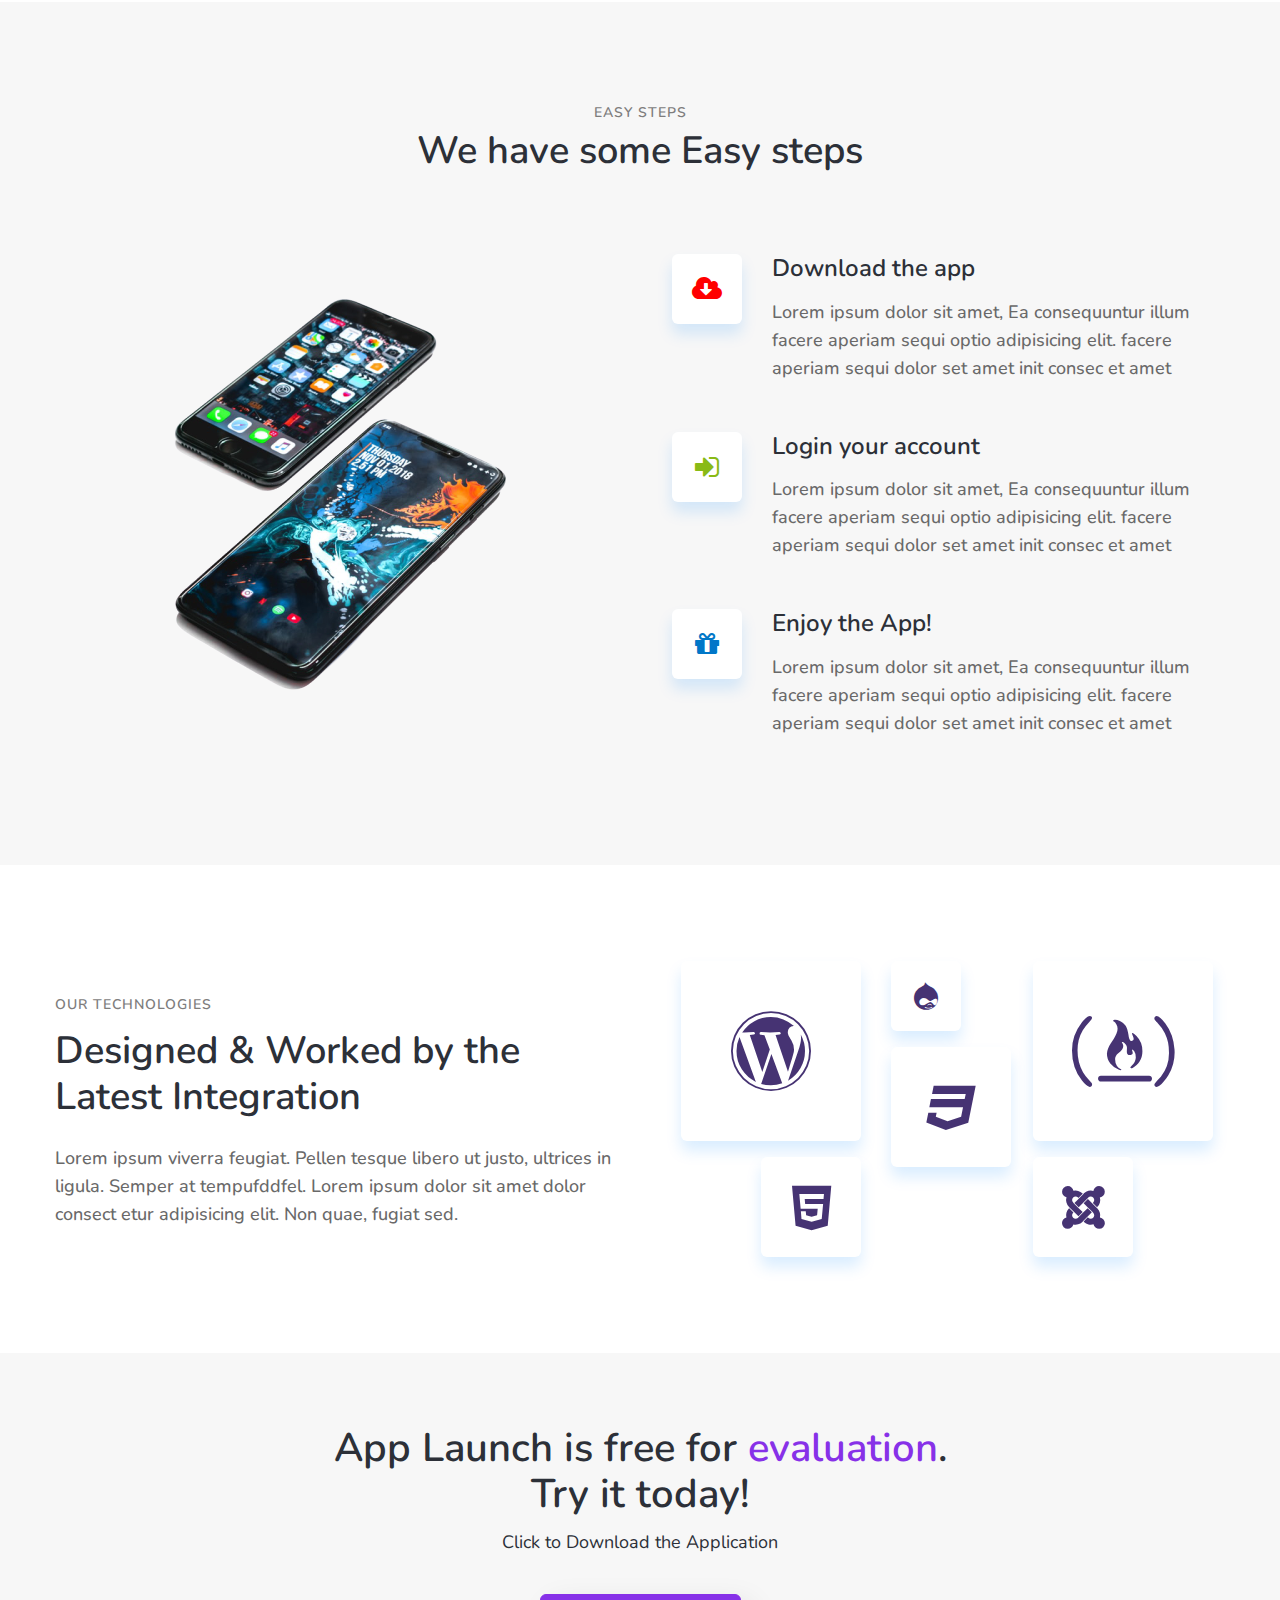
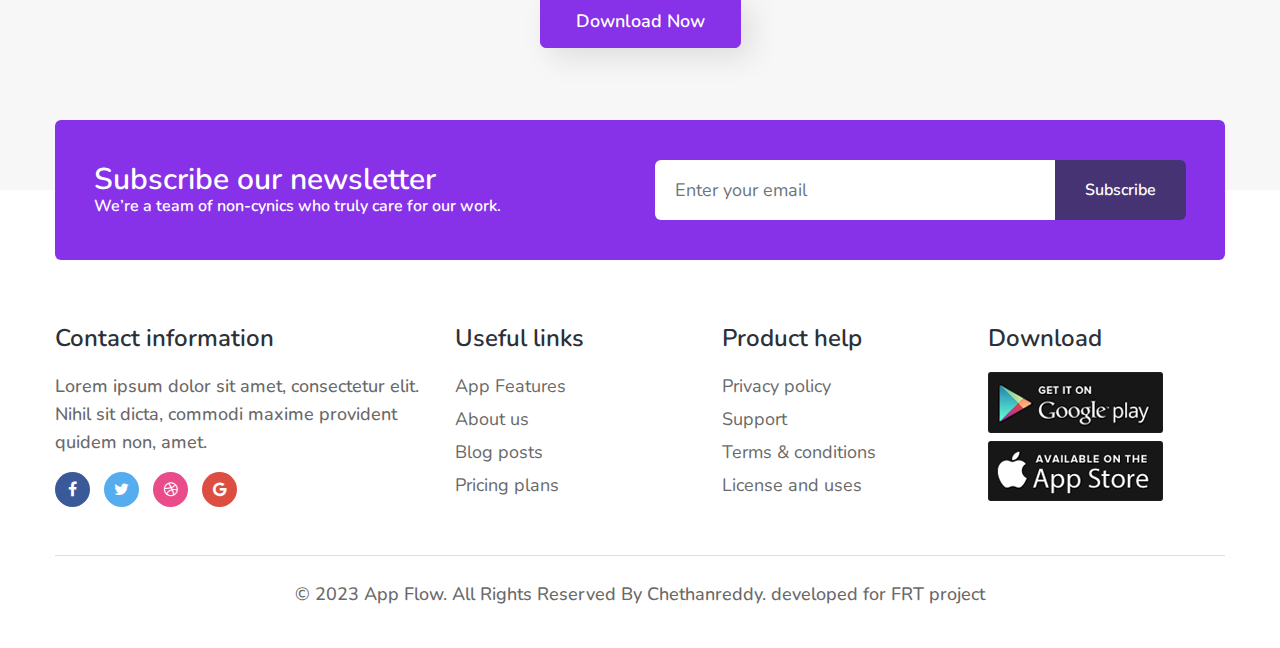
<file: starter/about.html>
<!doctype html>
<html lang="en">
  <head>
    <!-- Required meta tags -->
    <meta charset="utf-8">
    <meta name="viewport" content="width=device-width, initial-scale=1, shrink-to-fit=no">

    <title>App flow - App launch Category Bootstrap Responsive Website Template - About : W3Layouts</title>

    <link href="https://fonts.googleapis.com/css?family=Nunito:400,700&display=swap" rel="stylesheet">
    
    <!-- Template CSS -->
    <link rel="stylesheet" href="assets/css/style-starter.css">
  </head>
  <body>
<!-- header -->
<header id="site-header" class="fixed-top">
  <div class="container">
      <nav class="navbar navbar-expand-lg stroke">
          <a class="navbar-brand" href="index.html">
              <span class="fa fa-cube"></span> App Flow
          </a>
          <!-- if logo is image enable this   
      <a class="navbar-brand" href="#index.html">
          <img src="image-path" alt="Your logo" title="Your logo" style="height:35px;" />
      </a> -->
          <button class="navbar-toggler  collapsed bg-gradient" type="button" data-toggle="collapse"
              data-target="#navbarTogglerDemo02" aria-controls="navbarTogglerDemo02" aria-expanded="false"
              aria-label="Toggle navigation">
              <span class="navbar-toggler-icon fa icon-expand fa-bars"></span>
              <span class="navbar-toggler-icon fa icon-close fa-times"></span>
              </span>
          </button>

          <div class="collapse navbar-collapse" id="navbarTogglerDemo02">
              <ul class="navbar-nav ml-auto">
                  <li class="nav-item @@home__active">
                      <a class="nav-link" href="index.html">Home <span class="sr-only">(current)</span></a>
                  </li>
                  <li class="nav-item active">
                      <a class="nav-link" href="about.html">About</a>
                  </li>
                  <li class="nav-item @@pages__active">
                      <a class="nav-link" href="features.html">App features</a>
                  </li>
                  <li class="nav-item @@contact__active">
                      <a class="nav-link" href="contact.html">Contact</a>
                  </li>
                  <li class="nav-item ml-3 mr-2">
                      <a href="#download" class="btn btn-primary d-none d-lg-block btn-style">Download</a></li>
              </ul>
          </div>
          <!-- toggle switch for light and dark theme -->
          <div class="mobile-position">
              <nav class="navigation">
                  <div class="theme-switch-wrapper">
                      <label class="theme-switch" for="checkbox">
                          <input type="checkbox" id="checkbox">
                          <div class="mode-container">
                              <i class="gg-sun"></i>
                              <i class="gg-moon"></i>
                          </div>
                      </label>
                  </div>
              </nav>
          </div>
          <!-- //toggle switch for light and dark theme -->
      </nav>
  </div>
</header>
<!-- //header -->
<section class="w3l-breadcrumb">
    <div class="container">
        <ul class="breadcrumbs-custom-path">
            <li><a href="#url">Home</a></li>
            <li class="active"><span class="fa fa-arrow-right mx-2" aria-hidden="true"></span> About Us</li>
        </ul>
    </div>
</section>
<section class="w3l-features py-5" id="features">
    <div class="call-w3 py-lg-5 py-md-4">
        <div class="container">
            <div class="row main-cont-wthree-2">
                <div class="col-lg-6 feature-grid-left">
                    <h3 class="title-big mb-4">This App help to Manage Everything for You</h3>
                    <p class="text-para">Curabitur id gravida risus. Fusce eget ex fermentum, ultricies nisi ac sed,
                        lacinia est.
                        Quisque ut lectus consequat, venenatis eros et, init commodo risus. Nullam sit amet laoreet
                        elit.
                        non sed. </p>
                    <ol class="w3l-right mt-4 mb-0">
                        <li>Suspendisse non sed consequat magna a velit commodo</li>
                        <li>Fusce eget ex fermentum, ultricies nisi ac sed et, init dolor sit</li>
                        <li>Quisque venenatis eros et, init commodo risus amet.</li>
                        <li>Suspendisse non sed consequat magna a velit</li>
                    </ol>
                    <div class="row mt-5">
                        <div class="col-4 col-lg-3">
                            <div class="count-data text-center">
                                <h4 class="count-number font-weight-bold">1023</h4>
                                <span>Customers</span>
                            </div>
                        </div>
                        <div class="col-4 col-lg-3">
                            <div class="count-data text-center">
                                <h4 class="count-number font-weight-bold">5470</h4>
                                <span>Downloads</span>
                            </div>
                        </div>
                        <div class="col-4 col-lg-3">
                            <div class="count-data text-center">
                                <h4 class="count-number font-weight-bold">3560</h4>
                                <span>Satisfied</span>
                            </div>
                        </div>
                    </div>
                </div>
                <div class="col-lg-6 feature-grid-right mt-lg-0 mt-5">
                    <img src="assets/images/about.png" alt="" class="img-fluid">
                </div>
            </div>
        </div>
    </div>
</section>
<section class="w3l-features1 py-5" id="features">
    <div class="call-w3 py-lg-5 py-md-4">
        <div class="container">
            <div class="row main-cont-wthree-2">
                <div class="col-lg-6 feature-grid-right mb-lg-0 mb-5">
                    <img src="assets/images/about1.png" alt="" class="img-fluid">
                </div>
                <div class="col-lg-6 feature-grid-left">
                    <h3 class="title-big mb-4">Work faster with powerful filters with this app</h3>
                    <p class="text-para">Curabitur id gravida risus. Fusce eget ex fermentum, ultricies nisi ac sed,
                        lacinia est.
                        Quisque ut lectus consequat, venenatis eros et, init commodo risus. Nullam sit amet laoreet
                        elit.
                        non sed. </p>
                    <ol class="w3l-right mt-4 mb-0">
                        <li>Your app will be used by a host and for different.</li>
                        <li>Suspendisse non sed consequat magna a velit commodo</li>
                        <li>Fusce eget ex fermentum, ultricies nisi ac sed et, init dolor sit</li>
                        <li>Quisque venenatis eros et, init commodo risus amet.</li>
                        <li>Suspendisse non sed consequat magna a velit</li>
                    </ol>
                    <a href="#download" class="btn btn-primary btn-style mt-md-5 mt-4 mr-2">Get started</a>
                    <a href="#download" class="btn btn-outline-primary btn-style mt-md-5 mt-4">Contact Us</a>
                </div>
            </div>
        </div>
    </div>
</section>

<section class="w3l-specification-6 py-5">
    <!-- /specification-6-->
    <div class="specification-6-mian py-lg-5 py-md-4">
        <div class="container">
            <h5 class="title-small text-center">Easy steps</h5>
            <h3 class="title-big mb-5 text-center">We have some Easy steps</h3>
            <div class="align-counter-6-inf-cols row">
                <div class="counter-6-inf-left col-lg-6 text-center align-self">
                    <img src="assets/images/steps.png" alt="" class="mg-fluid radius-image">
                </div>
                <div class="counter-6-inf-right col-lg-6">
                    <div class="specification">
                        <div class="specification-icon">
                            <span class="fa color-orange fa-cloud-download"></span>
                        </div>
                        <div class="specification-info">
                            <h6><a href="blog-single.html">Download the app</a></h6>
                            <p>Lorem ipsum dolor sit amet, Ea consequuntur illum facere aperiam sequi optio adipisicing
                                elit. facere aperiam sequi dolor set amet init consec et amet</p>
                        </div>

                    </div>
                    <div class="specification">
                        <div class="specification-icon">
                            <span class="fa color-green fa-sign-in"></span>
                        </div>
                        <div class="specification-info">
                            <h6><a href="blog-single.html">Login your account</a></h6>
                            <p>Lorem ipsum dolor sit amet, Ea consequuntur illum facere aperiam sequi optio adipisicing
                                elit. facere aperiam sequi dolor set amet init consec et amet</p>
                        </div>

                    </div>
                    <div class="specification">
                        <div class="specification-icon">
                            <span class="fa color-blue fa-gift"></span>
                        </div>
                        <div class="specification-info">
                            <h6><a href="blog-single.html">Enjoy the App!</a></h6>
                            <p>Lorem ipsum dolor sit amet, Ea consequuntur illum facere aperiam sequi optio adipisicing
                                elit. facere aperiam sequi dolor set amet init consec et amet</p>
                        </div>

                    </div>
                </div>
            </div>
        </div>
    </div>
</section>
<!-- //specification-6-->
<section class="w3l-technologies">
    <div class="midd-w3 py-5">
        <div class="container py-lg-5 py-md-3">
            <div class="row">
                <div class="col-lg-6 about-right-faq align-self mb-lg-0 mb-md-5 mb-4">
                    <h5 class="title-small mb-2">Our Technologies</h5>
                    <h3 class="title-big">Designed & Worked
                        by the Latest Integration
                    </h3>
                    <p class="mt-4">Lorem ipsum viverra feugiat. Pellen tesque libero ut justo,
                        ultrices in ligula. Semper at tempufddfel. Lorem ipsum dolor sit amet dolor consect etur
                        adipisicing elit. Non quae, fugiat sed.</p>
                </div>
                <div class="col-lg-6 technologies-left pr-lg-5">
                    <div class="row">
                        <div class="col-sm-5 col-4 text-right">
                            <div class="icon1">
                                <span class="fa fa-wordpress " aria-hidden="true" title="wordpress"></span>
                            </div>
                            <div class="icon2 mt-3">
                                <span class="fa fa-html5" aria-hidden="true" title="html5"></span>
                            </div>
                        </div>
                        <div class="col-sm-3 col-4 ">
                            <div class="icon4">
                                <span class="fa fa-drupal" aria-hidden="true" title="drupal"></span>
                            </div>
                            <div class="icon3 mt-3">
                                <span class="fa fa-css3" aria-hidden="true" title="css3"></span>
                            </div>
                        </div>
                        <div class="col-4 ">
                            <div class="icon5">
                                <span class="fa fa-free-code-camp" aria-hidden="true" title="code-camp"></span>
                            </div>
                            <div class="icon6 mt-3">
                                <span class="fa fa-joomla" aria-hidden="true" title="joomla"></span>
                            </div>
                        </div>
                    </div>
                </div>
            </div>
</section>
<!--/w3l-download-main-->
	<section class="w3l-download-main">
		<!--/download-->
		<div class="download-content text-center py-5">
			<div class="container py-lg-4">
				<h3 class="title-big">App Launch is free for <span>evaluation</span>.<br> Try it today!</h3>
				<h6>Click to Download the Application</h6>
				<div class="banner-button">
					<a href="#download" class="btn btn-style btn-primary">Download Now</a>
				</div>
			</div>
		</div>
		</div>
		<!--//download-->
	</section>
	<!--//w3l-download-main-->
  <!-- forms -->
  <section class="container">
    <div class="w3l-forms-9 px-4" id="newsletter">
      <div class="main-w3 py-4">
        <div class="container-fluid py-lg-3 py-2">
          <div class="row align-items-center">
            <div class="main-midd col-lg-6">
              <h4 class="title-head">Subscribe our newsletter</h4>
              <p>We’re a team of non-cynics who truly care for our work.</p>
            </div>
            <div class="main-midd-2 col-lg-6 mt-lg-0 mt-4">
              <form action="#url" method="GET" class="rightside-form">
                <input type="email" class="form-control" name="email" placeholder="Enter your email">
                <button class="btn" type="submit">Subscribe</button>
              </form>
            </div>
          </div>
        </div>
      </div>
    </div>
  </section>
  <!-- //forms -->
  <!-- footer-28 block -->
  <section class="app-footer">
    <footer class="footer-28">
      <div class="footer-bg-layer">
        <div class="container py-lg-3">
          <div class="row footer-top-28">
            <div class="col-lg-4 footer-list-28 mt-5">
              <h6 class="footer-title-28">Contact information</h6>
              <p>Lorem ipsum dolor sit amet, consectetur elit. Nihil sit dicta, commodi maxime
                provident quidem non, amet.</p>

              <div class="main-social-footer-28 mt-3">
                <ul class="social-icons">
                  <li class="facebook">
                    <a href="#link" title="Facebook">
                      <span class="fa fa-facebook" aria-hidden="true"></span>
                    </a>
                  </li>
                  <li class="twitter">
                    <a href="#link" title="Twitter">
                      <span class="fa fa-twitter" aria-hidden="true"></span>
                    </a>
                  </li>
                  <li class="dribbble">
                    <a href="#link" title="Dribbble">
                      <span class="fa fa-dribbble" aria-hidden="true"></span>
                    </a>
                  </li>
                  <li class="google">
                    <a href="#link" title="Google">
                      <span class="fa fa-google" aria-hidden="true"></span>
                    </a>
                  </li>
                </ul>
              </div>
            </div>
            <div class="col-lg-8">
              <div class="row">
                <div class="col-md-4 col-6 footer-list-28 mt-5">
                  <h6 class="footer-title-28">Useful links</h6>
                  <ul>
                    <li><a href="features.html">App Features</a></li>
                    <li><a href="about.html">About us</a></li>
                    <li><a href="#blog">Blog posts</a></li>
                    <li><a href="#pricing">Pricing plans</a></li>
                  </ul>
                </div>
                <div class="col-md-4 col-6 footer-list-28 mt-5">
                  <h6 class="footer-title-28">Product help</h6>
                  <ul>
                    <li><a href="#privacy">Privacy policy</a></li>
                    <li><a href="#support"> Support</a></li>
                    <li><a href="#terms">Terms & conditions</a></li>
                    <li><a href="#license">License and uses</a></li>
                  </ul>
                </div>
                <div class="col-md-4 footer-list-28 mt-5">
                  <h6 class="footer-title-28">Download</h6>
                  <a href="#playstore"><img src="assets/images/googleplay.png" class="img-fluid" alt=""></a>
                  <a href="#appstore"><img src="assets/images/appstore.png" class="img-fluid mt-md-2" alt=""></a>
                </div>
              </div>
            </div>
          </div>
          <div class="midd-footer-28 align-center py-4 mt-5">
            <p class="copy-footer-28 text-center"> &copy; 2023 App Flow. All Rights Reserved By Chethanreddy. developed for FRT project  </p>
          </div>
        </div>


      </div>
    </footer>

    <!-- move top -->
    <button onclick="topFunction()" id="movetop" title="Go to top">
      &#10548;
    </button>
    <script>
      // When the user scrolls down 20px from the top of the document, show the button
      window.onscroll = function () {
        scrollFunction()
      };

      function scrollFunction() {
        if (document.body.scrollTop > 20 || document.documentElement.scrollTop > 20) {
          document.getElementById("movetop").style.display = "block";
        } else {
          document.getElementById("movetop").style.display = "none";
        }
      }

      // When the user clicks on the button, scroll to the top of the document
      function topFunction() {
        document.body.scrollTop = 0;
        document.documentElement.scrollTop = 0;
      }
    </script>
    <!-- /move top -->
  </section>
  <!-- //footer-28 block -->

  <!-- all js scripts and files here -->

  <script src="assets/js/theme-change.js"></script><!-- theme switch js (light and dark)-->

  <script src="assets/js/jquery-3.3.1.min.js"></script><!-- default jQuery -->

<!-- magnific popup -->
<script src="assets/js/jquery.magnific-popup.min.js"></script>
<script>
  $(document).ready(function () {
    $('.popup-with-zoom-anim').magnificPopup({
      type: 'inline',

      fixedContentPos: false,
      fixedBgPos: true,

      overflowY: 'auto',

      closeBtnInside: true,
      preloader: false,

      midClick: true,
      removalDelay: 300,
      mainClass: 'my-mfp-zoom-in'
    });

    $('.popup-with-move-anim').magnificPopup({
      type: 'inline',

      fixedContentPos: false,
      fixedBgPos: true,

      overflowY: 'auto',

      closeBtnInside: true,
      preloader: false,

      midClick: true,
      removalDelay: 300,
      mainClass: 'my-mfp-slide-bottom'
    });
  });
</script>
<!-- magnific popup -->


<script src="assets/js/owl.carousel.js"></script>
<!-- script for tesimonials carousel slider -->
<script>
  $(document).ready(function () {
    $("#owl-demo1").owlCarousel({
      loop: true,
      margin: 0,
      nav: false,
      responsiveClass: true,
      responsive: {
        0: {
          items: 2,
          nav: false
        },
        736: {
          items: 3,
          nav: false
        },
        1000: {
          items: 4,
          nav: false,
          loop: false
        }
      }
    })
  })
</script>
<!-- //script for tesimonials carousel slider -->

  <!-- stats number counter-->
  <script src="assets/js/jquery.waypoints.min.js"></script>
  <script src="assets/js/jquery.countup.js"></script>
  <script>
    $('.counter').countUp();
  </script>
  <!-- //stats number counter -->

  <!-- disable body scroll which navbar is in active -->
  <script>
    $(function () {
      $('.navbar-toggler').click(function () {
        $('body').toggleClass('noscroll');
      })
    });
  </script>
  <!-- disable body scroll which navbar is in active -->

  <!--/MENU-JS-->
  <script>
    $(window).on("scroll", function () {
      var scroll = $(window).scrollTop();

      if (scroll >= 80) {
        $("#site-header").addClass("nav-fixed");
      } else {
        $("#site-header").removeClass("nav-fixed");
      }
    });

    //Main navigation Active Class Add Remove
    $(".navbar-toggler").on("click", function () {
      $("header").toggleClass("active");
    });
    $(document).on("ready", function () {
      if ($(window).width() > 991) {
        $("header").removeClass("active");
      }
      $(window).on("resize", function () {
        if ($(window).width() > 991) {
          $("header").removeClass("active");
        }
      });
    });
  </script>
  <!--//MENU-JS-->

  <!-- bootstrap js -->
  <script src="assets/js/bootstrap.min.js"></script>

  </body>

  </html>
</file>
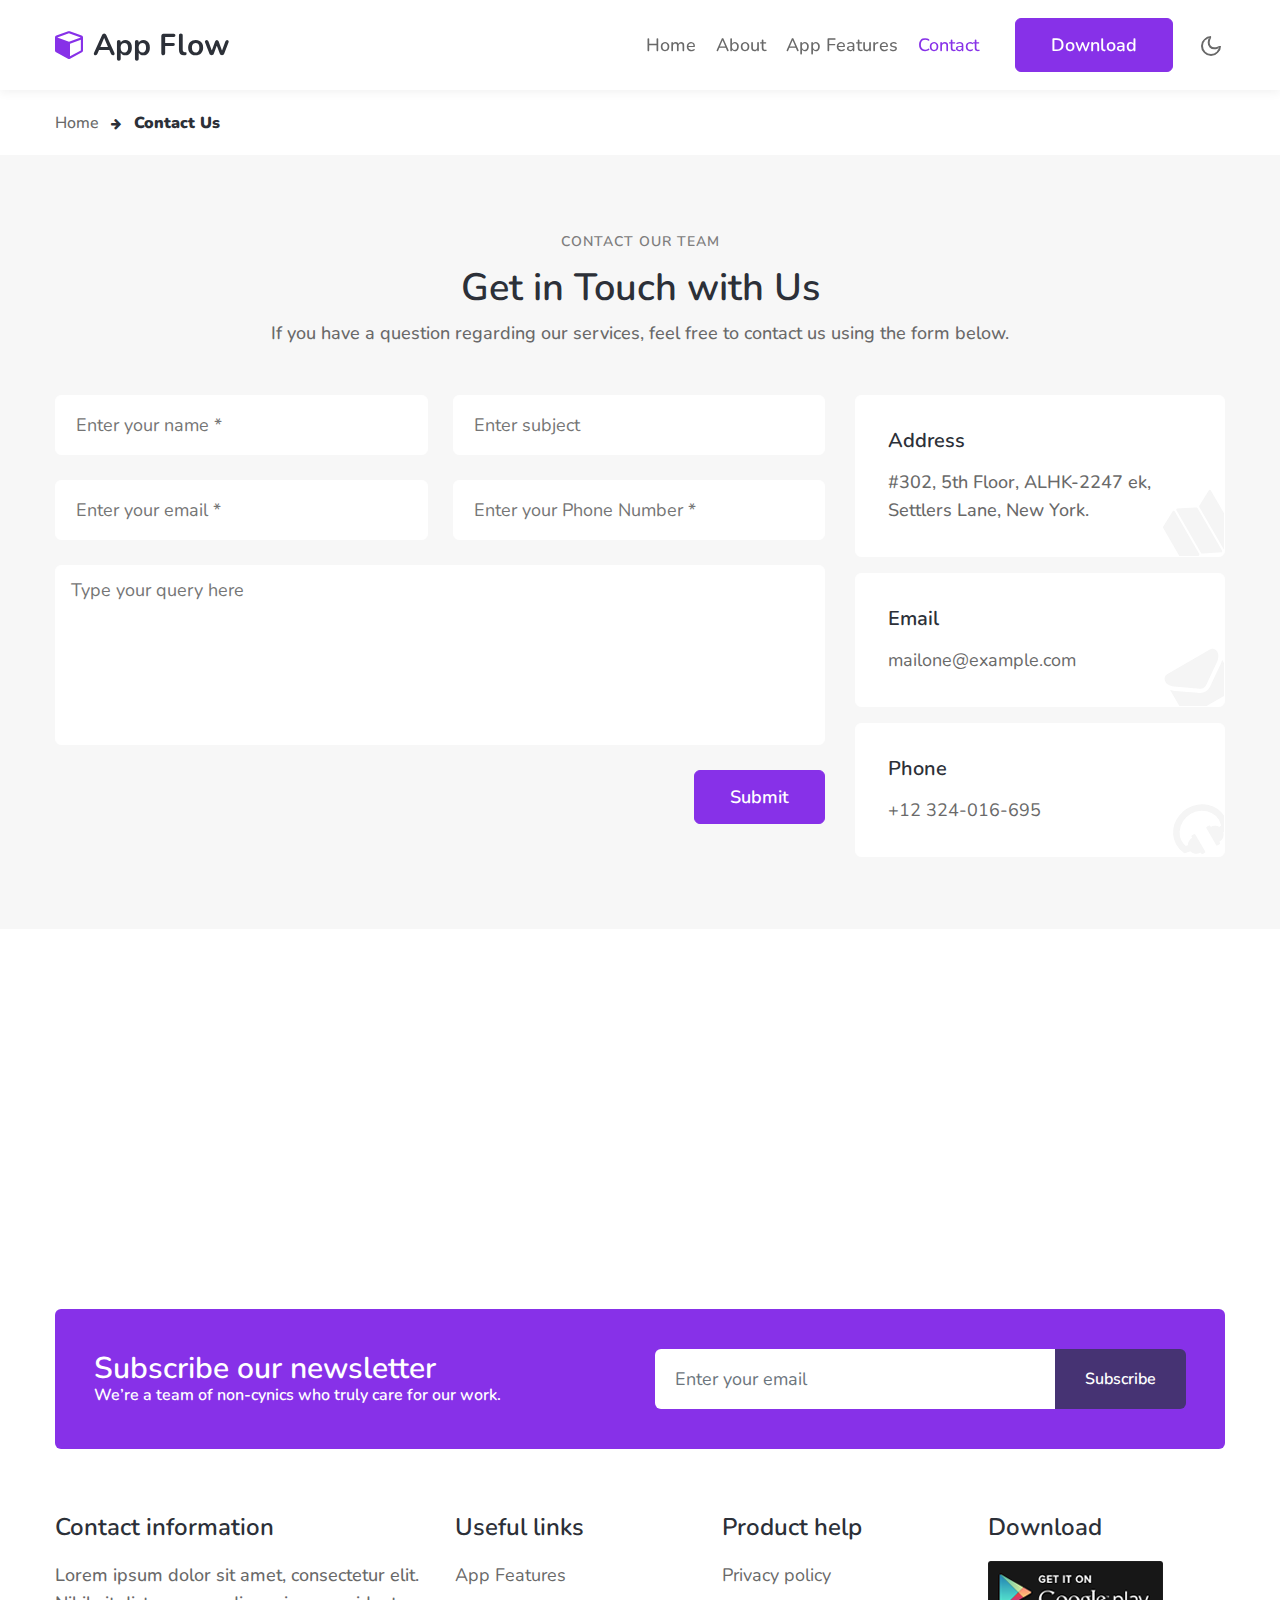
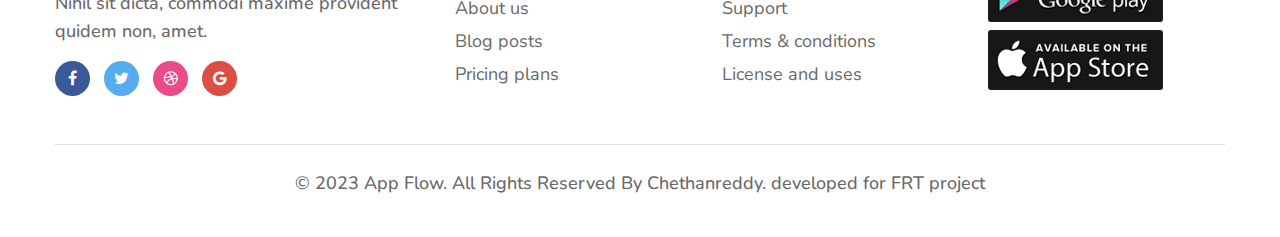
<file: starter/contact.html>
<!doctype html>
<html lang="en">
  <head>
    <!-- Required meta tags -->
    <meta charset="utf-8">
    <meta name="viewport" content="width=device-width, initial-scale=1, shrink-to-fit=no">

    <title>App flow - App launch Category Bootstrap Responsive Website Template - Contact : W3Layouts</title>

    <link href="https://fonts.googleapis.com/css?family=Nunito:400,700&display=swap" rel="stylesheet">
    
    <!-- Template CSS -->
    <link rel="stylesheet" href="assets/css/style-starter.css">
  </head>
  <body>
<!-- header -->
<header id="site-header" class="fixed-top">
  <div class="container">
      <nav class="navbar navbar-expand-lg stroke">
          <a class="navbar-brand" href="index.html">
              <span class="fa fa-cube"></span> App Flow
          </a>
          <!-- if logo is image enable this   
      <a class="navbar-brand" href="#index.html">
          <img src="image-path" alt="Your logo" title="Your logo" style="height:35px;" />
      </a> -->
          <button class="navbar-toggler  collapsed bg-gradient" type="button" data-toggle="collapse"
              data-target="#navbarTogglerDemo02" aria-controls="navbarTogglerDemo02" aria-expanded="false"
              aria-label="Toggle navigation">
              <span class="navbar-toggler-icon fa icon-expand fa-bars"></span>
              <span class="navbar-toggler-icon fa icon-close fa-times"></span>
              </span>
          </button>

          <div class="collapse navbar-collapse" id="navbarTogglerDemo02">
              <ul class="navbar-nav ml-auto">
                  <li class="nav-item @@home__active">
                      <a class="nav-link" href="index.html">Home <span class="sr-only">(current)</span></a>
                  </li>
                  <li class="nav-item @@about__active">
                      <a class="nav-link" href="about.html">About</a>
                  </li>
                  <li class="nav-item @@pages__active">
                      <a class="nav-link" href="features.html">App features</a>
                  </li>
                  <li class="nav-item active">
                      <a class="nav-link" href="contact.html">Contact</a>
                  </li>
                  <li class="nav-item ml-3 mr-2">
                      <a href="#download" class="btn btn-primary d-none d-lg-block btn-style">Download</a></li>
              </ul>
          </div>
          <!-- toggle switch for light and dark theme -->
          <div class="mobile-position">
              <nav class="navigation">
                  <div class="theme-switch-wrapper">
                      <label class="theme-switch" for="checkbox">
                          <input type="checkbox" id="checkbox">
                          <div class="mode-container">
                              <i class="gg-sun"></i>
                              <i class="gg-moon"></i>
                          </div>
                      </label>
                  </div>
              </nav>
          </div>
          <!-- //toggle switch for light and dark theme -->
      </nav>
  </div>
</header>
<!-- //header -->
<section class="w3l-breadcrumb">
    <div class="container">
        <ul class="breadcrumbs-custom-path">
            <li><a href="#url">Home</a></li>
            <li class="active"><span class="fa fa-arrow-right mx-2" aria-hidden="true"></span> Contact Us</li>
        </ul>
    </div>
</section>
<!-- contacts-5-grid -->
<div class="w3l-contact-10 py-5" id="contact">
    <div class="form-41-mian pt-lg-4 pt-md-3 pb-4">
        <div class="container">
            <div class="heading text-center mx-auto">
                <h5 class="title-small text-center mb-2">Contact our team</h5>
                <h3 class="title-big mb-2">Get in Touch with Us </h3>
                <p class="mb-5">If you have a question regarding our services, feel free
                    to contact us using the form below.</p>
            </div>
            <div class="row">
                <div class="col-lg-8 form-inner-cont">
                    <form action="https://sendmail.w3layouts.com/submitForm" method="post" class="signin-form">
                        <div class="form-grids">
                            <div class="form-input">
                                <input type="text" name="w3lName" id="w3lName" placeholder="Enter your name *"
                                    required="" />
                            </div>
                            <div class="form-input">
                                <input type="text" name="w3lSubject" id="w3lSubject" placeholder="Enter subject "
                                    required />
                            </div>
                            <div class="form-input">
                                <input type="email" name="w3lSender" id="w3lSender" placeholder="Enter your email *"
                                    required />
                            </div>
                            <div class="form-input">
                                <input type="text" name="w3lPhone" id="w3lPhone" placeholder="Enter your Phone Number *"
                                    required />
                            </div>
                        </div>
                        <div class="form-input">
                            <textarea name="w3lMessage" id="w3lMessage" placeholder="Type your query here"
                                required=""></textarea>
                        </div>
                        <div class="text-right">
                            <button class="btn btn-style btn-primary">Submit</button>
                        </div>
                    </form>
                </div>

                <div class="col-lg-4 contacts-5-grid-main section-gap mt-lg-0 mt-4">
                    <div class="contacts-5-grid">
                        <div class="map-content-5">
                            <section class="tab-content">
                                <div class="contact-type">
                                    <div class="address-grid mb-3">
                                        <h6>Address</h6>
                                        <p>#302, 5th Floor, ALHK-2247 ek, Settlers Lane, New York.</p><span
                                            class="pos-icon">
                                            <span class="fa fa-map"></span>
                                        </span>
                                    </div>
                                    <div class="address-grid mb-3">
                                        <h6>Email</h6>
                                        <a href="mailto:mailone@example.com" class="link1">mailone@example.com</a>
                                        <span class="pos-icon">
                                            <span class="fa fa-envelope">

                                            </span>
                                        </span>
                                    </div>
                                    <div class="address-grid">
                                        <h6>Phone</h6>
                                        <a href="tel:+12 324-016-695" class="link1">+12 324-016-695</a><span
                                            class="pos-icon">
                                            <span class="fa fa-headphones"></span>
                                        </span>
                                    </div>
                                </div>
                            </section>
                        </div>
                    </div>
                </div>
            </div>
        </div>
        <!-- //contacts-5-grid -->
    </div>
</div>

<div class="contacts-sub-5">
    <iframe
        src="https://www.google.com/maps/embed?pb=!1m18!1m12!1m3!1d387193.305935303!2d-74.25986548248684!3d40.69714941932609!2m3!1f0!2f0!3f0!3m2!1i1024!2i768!4f13.1!3m3!1m2!1s0x89c24fa5d33f083b%3A0xc80b8f06e177fe62!2sNew+York%2C+NY%2C+USA!5e0!3m2!1sen!2sin!4v1563262564932!5m2!1sen!2sin"
        style="border:0" allowfullscreen></iframe>
</div>
  <!-- forms -->
  <section class="container">
    <div class="w3l-forms-9 px-4" id="newsletter">
      <div class="main-w3 py-4">
        <div class="container-fluid py-lg-3 py-2">
          <div class="row align-items-center">
            <div class="main-midd col-lg-6">
              <h4 class="title-head">Subscribe our newsletter</h4>
              <p>We’re a team of non-cynics who truly care for our work.</p>
            </div>
            <div class="main-midd-2 col-lg-6 mt-lg-0 mt-4">
              <form action="#url" method="GET" class="rightside-form">
                <input type="email" class="form-control" name="email" placeholder="Enter your email">
                <button class="btn" type="submit">Subscribe</button>
              </form>
            </div>
          </div>
        </div>
      </div>
    </div>
  </section>
  <!-- //forms -->
  <!-- footer-28 block -->
  <section class="app-footer">
    <footer class="footer-28">
      <div class="footer-bg-layer">
        <div class="container py-lg-3">
          <div class="row footer-top-28">
            <div class="col-lg-4 footer-list-28 mt-5">
              <h6 class="footer-title-28">Contact information</h6>
              <p>Lorem ipsum dolor sit amet, consectetur elit. Nihil sit dicta, commodi maxime
                provident quidem non, amet.</p>

              <div class="main-social-footer-28 mt-3">
                <ul class="social-icons">
                  <li class="facebook">
                    <a href="#link" title="Facebook">
                      <span class="fa fa-facebook" aria-hidden="true"></span>
                    </a>
                  </li>
                  <li class="twitter">
                    <a href="#link" title="Twitter">
                      <span class="fa fa-twitter" aria-hidden="true"></span>
                    </a>
                  </li>
                  <li class="dribbble">
                    <a href="#link" title="Dribbble">
                      <span class="fa fa-dribbble" aria-hidden="true"></span>
                    </a>
                  </li>
                  <li class="google">
                    <a href="#link" title="Google">
                      <span class="fa fa-google" aria-hidden="true"></span>
                    </a>
                  </li>
                </ul>
              </div>
            </div>
            <div class="col-lg-8">
              <div class="row">
                <div class="col-md-4 col-6 footer-list-28 mt-5">
                  <h6 class="footer-title-28">Useful links</h6>
                  <ul>
                    <li><a href="features.html">App Features</a></li>
                    <li><a href="about.html">About us</a></li>
                    <li><a href="#blog">Blog posts</a></li>
                    <li><a href="#pricing">Pricing plans</a></li>
                  </ul>
                </div>
                <div class="col-md-4 col-6 footer-list-28 mt-5">
                  <h6 class="footer-title-28">Product help</h6>
                  <ul>
                    <li><a href="#privacy">Privacy policy</a></li>
                    <li><a href="#support"> Support</a></li>
                    <li><a href="#terms">Terms & conditions</a></li>
                    <li><a href="#license">License and uses</a></li>
                  </ul>
                </div>
                <div class="col-md-4 footer-list-28 mt-5">
                  <h6 class="footer-title-28">Download</h6>
                  <a href="#playstore"><img src="assets/images/googleplay.png" class="img-fluid" alt=""></a>
                  <a href="#appstore"><img src="assets/images/appstore.png" class="img-fluid mt-md-2" alt=""></a>
                </div>
              </div>
            </div>
          </div>
          <div class="midd-footer-28 align-center py-4 mt-5">
            <p class="copy-footer-28 text-center"> &copy; 2023 App Flow. All Rights Reserved By Chethanreddy. developed for FRT project  </p>
          </div>
        </div>


      </div>
    </footer>

    <!-- move top -->
    <button onclick="topFunction()" id="movetop" title="Go to top">
      &#10548;
    </button>
    <script>
      // When the user scrolls down 20px from the top of the document, show the button
      window.onscroll = function () {
        scrollFunction()
      };

      function scrollFunction() {
        if (document.body.scrollTop > 20 || document.documentElement.scrollTop > 20) {
          document.getElementById("movetop").style.display = "block";
        } else {
          document.getElementById("movetop").style.display = "none";
        }
      }

      // When the user clicks on the button, scroll to the top of the document
      function topFunction() {
        document.body.scrollTop = 0;
        document.documentElement.scrollTop = 0;
      }
    </script>
    <!-- /move top -->
  </section>
  <!-- //footer-28 block -->

  <!-- all js scripts and files here -->

  <script src="assets/js/theme-change.js"></script><!-- theme switch js (light and dark)-->

  <script src="assets/js/jquery-3.3.1.min.js"></script><!-- default jQuery -->

<!-- magnific popup -->
<script src="assets/js/jquery.magnific-popup.min.js"></script>
<script>
  $(document).ready(function () {
    $('.popup-with-zoom-anim').magnificPopup({
      type: 'inline',

      fixedContentPos: false,
      fixedBgPos: true,

      overflowY: 'auto',

      closeBtnInside: true,
      preloader: false,

      midClick: true,
      removalDelay: 300,
      mainClass: 'my-mfp-zoom-in'
    });

    $('.popup-with-move-anim').magnificPopup({
      type: 'inline',

      fixedContentPos: false,
      fixedBgPos: true,

      overflowY: 'auto',

      closeBtnInside: true,
      preloader: false,

      midClick: true,
      removalDelay: 300,
      mainClass: 'my-mfp-slide-bottom'
    });
  });
</script>
<!-- magnific popup -->


<script src="assets/js/owl.carousel.js"></script>
<!-- script for tesimonials carousel slider -->
<script>
  $(document).ready(function () {
    $("#owl-demo1").owlCarousel({
      loop: true,
      margin: 0,
      nav: false,
      responsiveClass: true,
      responsive: {
        0: {
          items: 2,
          nav: false
        },
        736: {
          items: 3,
          nav: false
        },
        1000: {
          items: 4,
          nav: false,
          loop: false
        }
      }
    })
  })
</script>
<!-- //script for tesimonials carousel slider -->

  <!-- stats number counter-->
  <script src="assets/js/jquery.waypoints.min.js"></script>
  <script src="assets/js/jquery.countup.js"></script>
  <script>
    $('.counter').countUp();
  </script>
  <!-- //stats number counter -->

  <!-- disable body scroll which navbar is in active -->
  <script>
    $(function () {
      $('.navbar-toggler').click(function () {
        $('body').toggleClass('noscroll');
      })
    });
  </script>
  <!-- disable body scroll which navbar is in active -->

  <!--/MENU-JS-->
  <script>
    $(window).on("scroll", function () {
      var scroll = $(window).scrollTop();

      if (scroll >= 80) {
        $("#site-header").addClass("nav-fixed");
      } else {
        $("#site-header").removeClass("nav-fixed");
      }
    });

    //Main navigation Active Class Add Remove
    $(".navbar-toggler").on("click", function () {
      $("header").toggleClass("active");
    });
    $(document).on("ready", function () {
      if ($(window).width() > 991) {
        $("header").removeClass("active");
      }
      $(window).on("resize", function () {
        if ($(window).width() > 991) {
          $("header").removeClass("active");
        }
      });
    });
  </script>
  <!--//MENU-JS-->

  <!-- bootstrap js -->
  <script src="assets/js/bootstrap.min.js"></script>

  </body>

  </html>
</file>
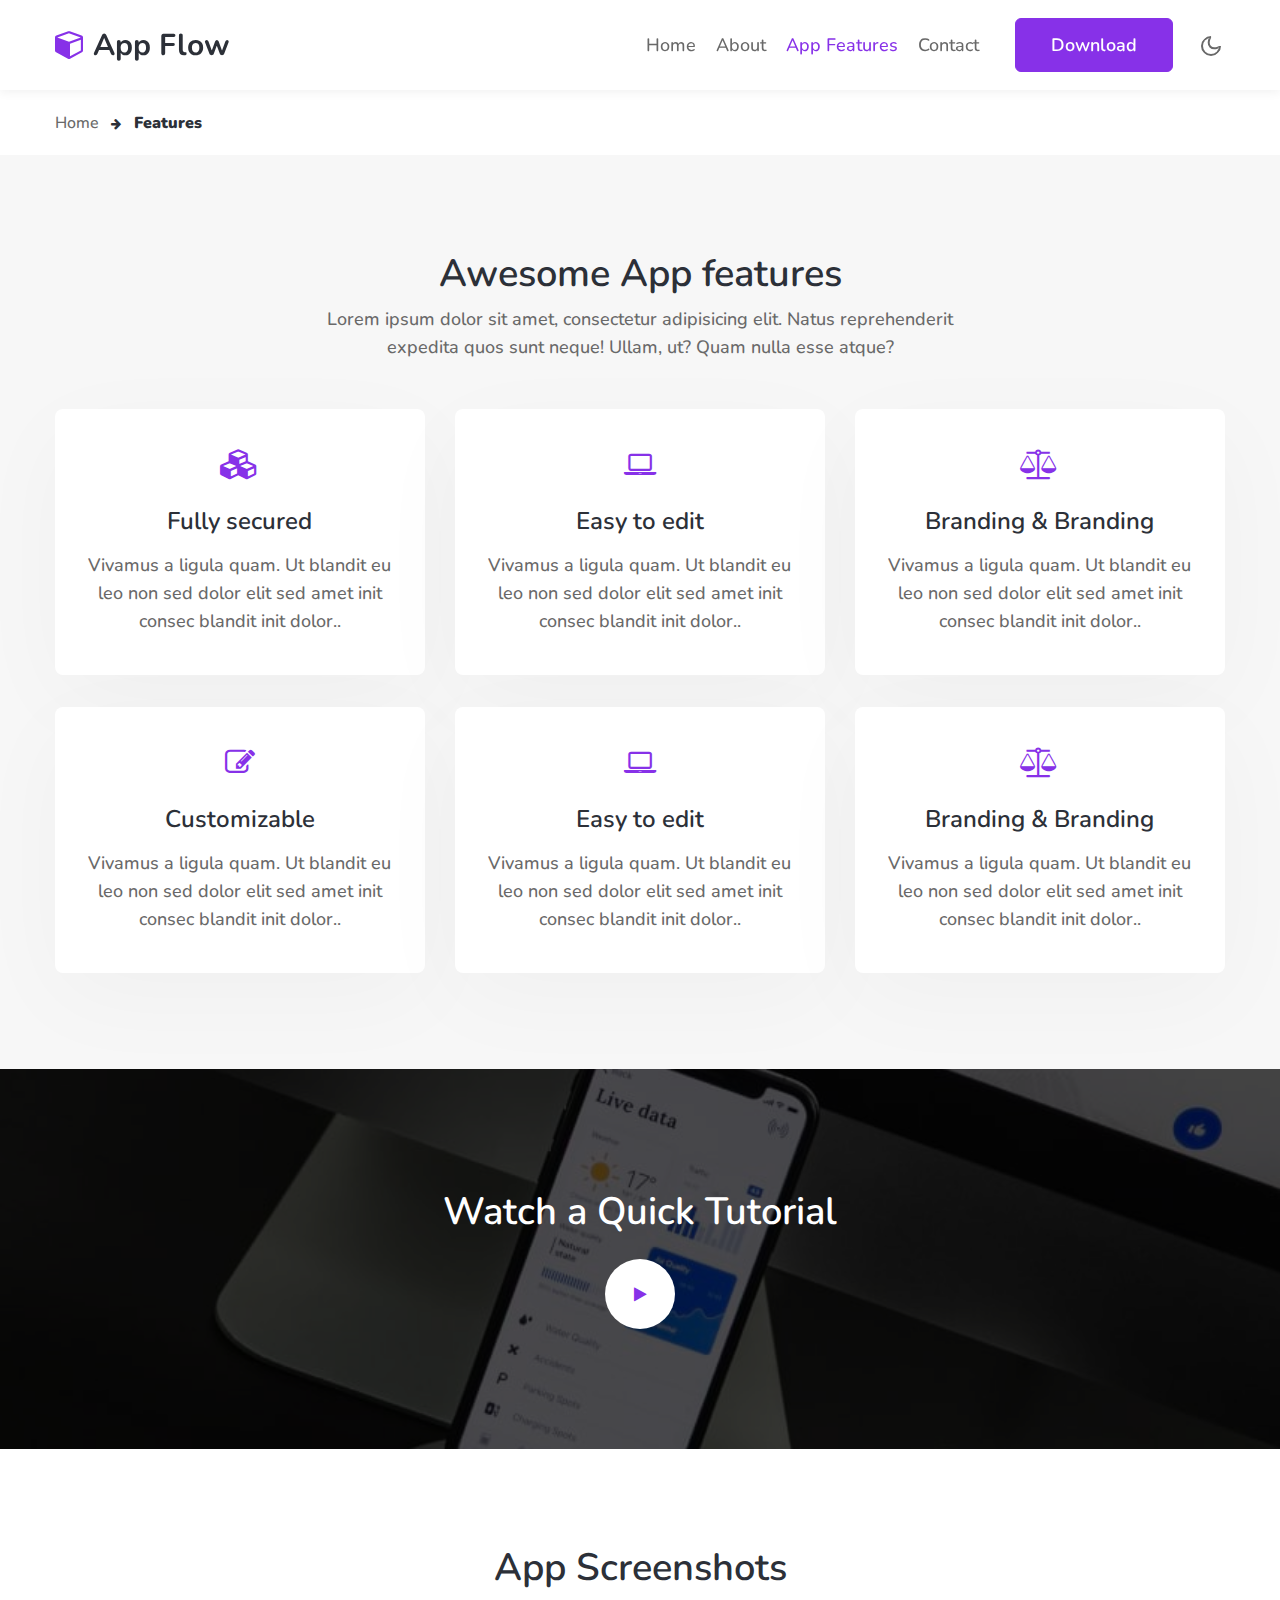
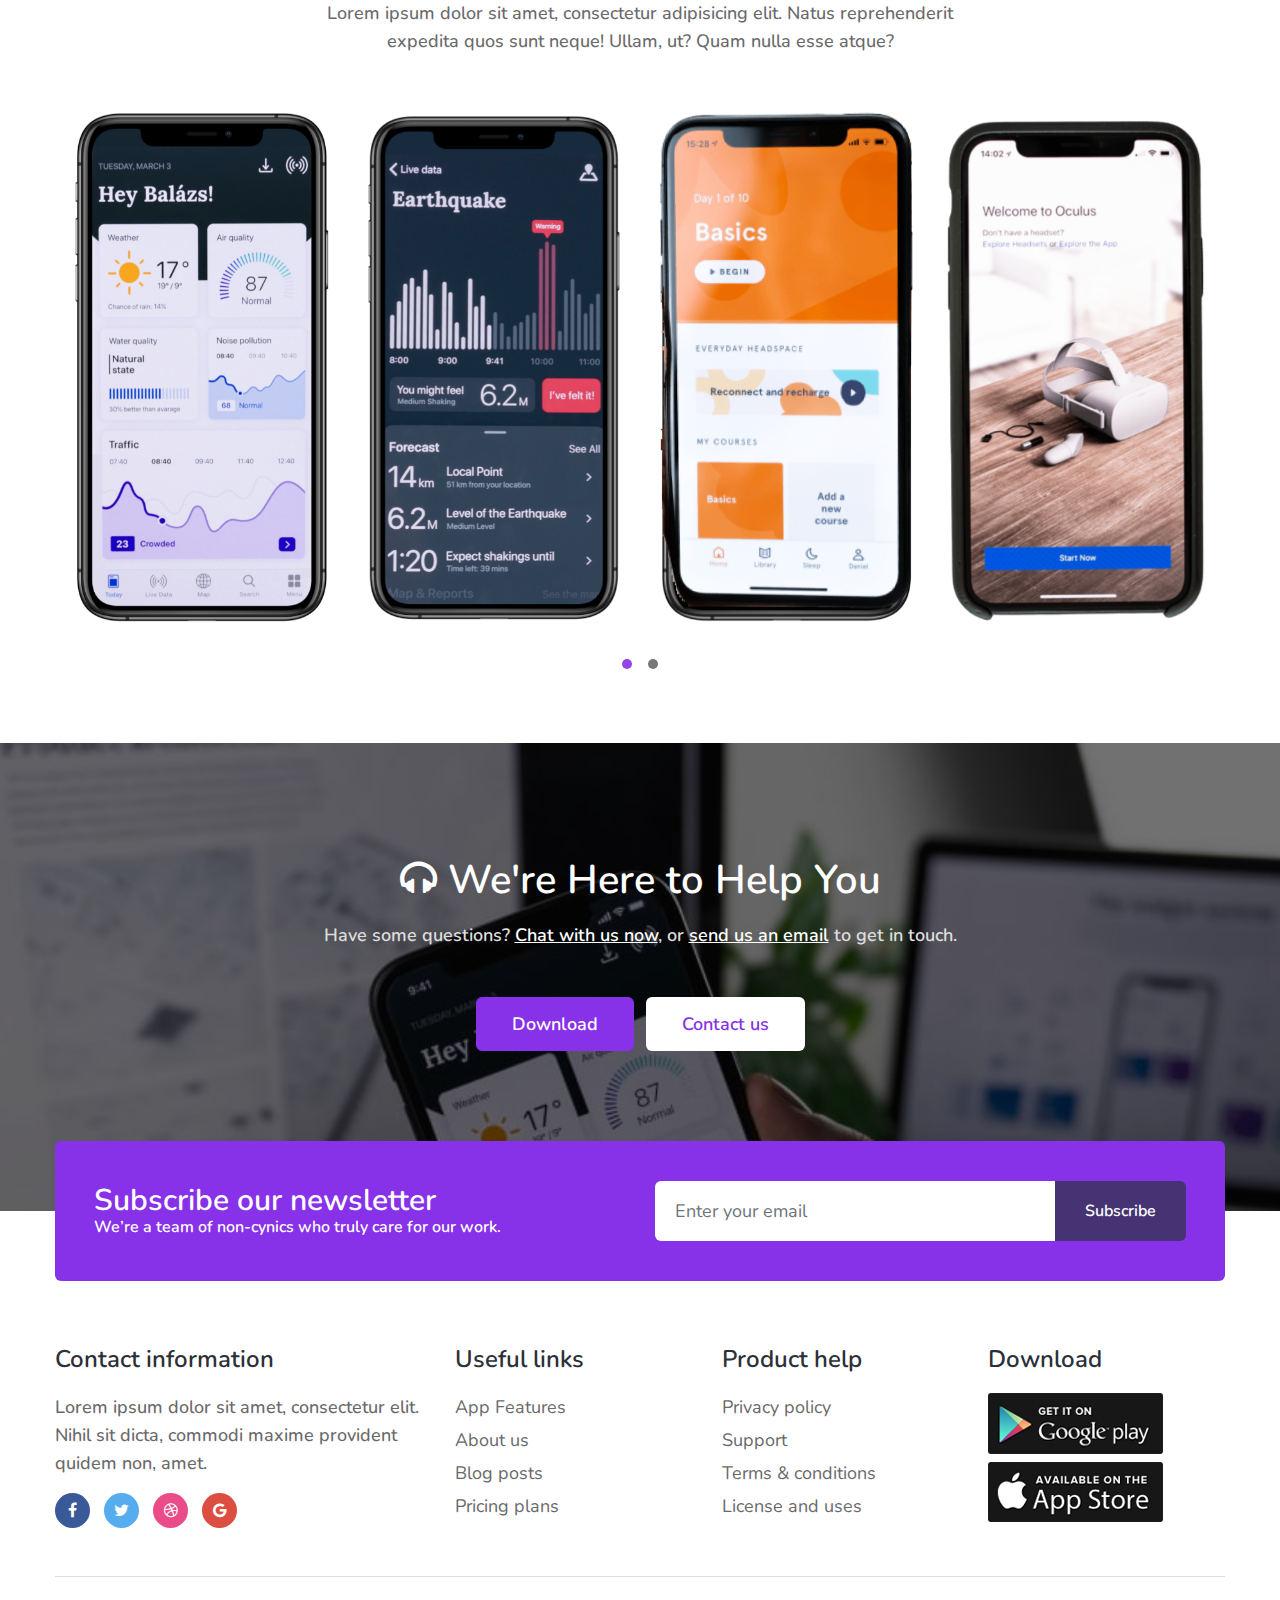
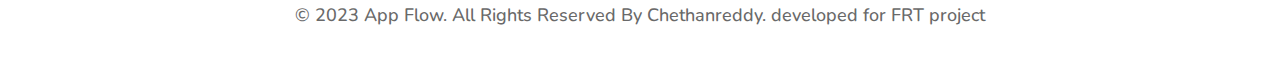
<file: starter/features.html>
<!doctype html>
<html lang="en">
  <head>
    <!-- Required meta tags -->
    <meta charset="utf-8">
    <meta name="viewport" content="width=device-width, initial-scale=1, shrink-to-fit=no">

    <title>App flow - App launch Category Bootstrap Responsive Website Template - Features : W3Layouts</title>

    <link href="https://fonts.googleapis.com/css?family=Nunito:400,700&display=swap" rel="stylesheet">
    
    <!-- Template CSS -->
    <link rel="stylesheet" href="assets/css/style-starter.css">
  </head>
  <body>
<!-- header -->
<header id="site-header" class="fixed-top">
  <div class="container">
      <nav class="navbar navbar-expand-lg stroke">
          <a class="navbar-brand" href="index.html">
              <span class="fa fa-cube"></span> App Flow
          </a>
          <!-- if logo is image enable this   
      <a class="navbar-brand" href="#index.html">
          <img src="image-path" alt="Your logo" title="Your logo" style="height:35px;" />
      </a> -->
          <button class="navbar-toggler  collapsed bg-gradient" type="button" data-toggle="collapse"
              data-target="#navbarTogglerDemo02" aria-controls="navbarTogglerDemo02" aria-expanded="false"
              aria-label="Toggle navigation">
              <span class="navbar-toggler-icon fa icon-expand fa-bars"></span>
              <span class="navbar-toggler-icon fa icon-close fa-times"></span>
              </span>
          </button>

          <div class="collapse navbar-collapse" id="navbarTogglerDemo02">
              <ul class="navbar-nav ml-auto">
                  <li class="nav-item @@home__active">
                      <a class="nav-link" href="index.html">Home <span class="sr-only">(current)</span></a>
                  </li>
                  <li class="nav-item @@about__active">
                      <a class="nav-link" href="about.html">About</a>
                  </li>
                  <li class="nav-item active">
                      <a class="nav-link" href="features.html">App features</a>
                  </li>
                  <li class="nav-item @@contact__active">
                      <a class="nav-link" href="contact.html">Contact</a>
                  </li>
                  <li class="nav-item ml-3 mr-2">
                      <a href="#download" class="btn btn-primary d-none d-lg-block btn-style">Download</a></li>
              </ul>
          </div>
          <!-- toggle switch for light and dark theme -->
          <div class="mobile-position">
              <nav class="navigation">
                  <div class="theme-switch-wrapper">
                      <label class="theme-switch" for="checkbox">
                          <input type="checkbox" id="checkbox">
                          <div class="mode-container">
                              <i class="gg-sun"></i>
                              <i class="gg-moon"></i>
                          </div>
                      </label>
                  </div>
              </nav>
          </div>
          <!-- //toggle switch for light and dark theme -->
      </nav>
  </div>
</header>
<!-- //header -->
<section class="w3l-breadcrumb">
    <div class="container">
        <ul class="breadcrumbs-custom-path">
            <li><a href="#url">Home</a></li>
            <li class="active"><span class="fa fa-arrow-right mx-2" aria-hidden="true"></span> Features</li>
        </ul>
    </div>
</section>
<!-- /bottom-grids-->
	<section class="w3l-bottom-grids-6 py-5 text-center">
		<div class="container py-lg-5 py-md-4">
            <h3 class="title-big text-center mb-2">Awesome App features</h3>
            <p class="text-head mb-5">Lorem ipsum dolor sit amet, consectetur adipisicing elit. Natus reprehenderit expedita
                quos sunt neque! Ullam, ut? Quam nulla esse atque?</p>
			<div class="grids-area-hny main-cont-wthree-fea row">
				<div class="col-lg-4 col-md-6 grids-feature">
					<div class="area-box">
						<span class="fa fa-cubes"></span>
						<h4><a href="#feature" class="title-head">Fully secured</a></h4>
						<p>Vivamus a ligula quam. Ut blandit eu leo non sed dolor elit sed amet init consec blandit init dolor..</p>
					</div>
				</div>
				<div class="col-lg-4 col-md-6 grids-feature mt-md-0 mt-4">
					<div class="area-box">
						<span class="fa fa-laptop"></span>
						<h4><a href="#feature" class="title-head">Easy to edit</a></h4>
						<p>Vivamus a ligula quam. Ut blandit eu leo non sed dolor elit sed amet init consec blandit init dolor..</p>
					</div>
				</div>
				<div class="col-lg-4 col-md-6 grids-feature mt-lg-0 mt-4">
					<div class="area-box">
						<span class="fa fa-balance-scale"></span>
						<h4><a href="#feature" class="title-head">Branding & Branding</a></h4>
						<p>Vivamus a ligula quam. Ut blandit eu leo non sed dolor elit sed amet init consec blandit init dolor..</p>
					</div>
				</div>
				<div class="col-lg-4 col-md-6 grids-feature mt-4 pt-lg-2">
					<div class="area-box">
						<span class="fa fa-pencil-square-o"></span>
						<h4><a href="#feature" class="title-head">Customizable</a></h4>
						<p>Vivamus a ligula quam. Ut blandit eu leo non sed dolor elit sed amet init consec blandit init dolor..</p>
					</div>
				</div>
				<div class="col-lg-4 col-md-6 grids-feature mt-4 pt-lg-2">
					<div class="area-box">
						<span class="fa fa-laptop"></span>
						<h4><a href="#feature" class="title-head">Easy to edit</a></h4>
						<p>Vivamus a ligula quam. Ut blandit eu leo non sed dolor elit sed amet init consec blandit init dolor..</p>
					</div>
				</div>
				<div class="col-lg-4 col-md-6 grids-feature mt-4 pt-lg-2">
					<div class="area-box">
						<span class="fa fa-balance-scale"></span>
						<h4><a href="#feature" class="title-head">Branding & Branding</a></h4>
						<p>Vivamus a ligula quam. Ut blandit eu leo non sed dolor elit sed amet init consec blandit init dolor..</p>
					</div>
				</div>
			</div>
		</div>
	</section>
	<!-- //bottom-grids-->
<section class="w3l-about4 py-5">
    <div class="container px-0 py-lg-5 py-md-4">
        <div class="history-info position-relative py-lg-4">
            <div class="heading mx-auto text-center">
                <h3 class="title-big">Watch a Quick Tutorial</h3>
                <!-- <p class="mt-3">Lorem ipsum dolor sit amet consectetur adipisicing elit sunt in culpa qui officia
                    sed deserunt mollit anim id est laborum mollit anim id est nulla.</p> -->
                <a href="#small-dialog" class="popup-with-zoom-anim play-view text-center mt-4">
                    <span class="video-play-icon">
                        <span class="fa fa-play"></span>
                    </span>
                </a>
            </div>
            <div class="position-relative">
                <!-- dialog itself, mfp-hide class is required to make dialog hidden -->
                <div id="small-dialog" class="zoom-anim-dialog mfp-hide">
                    <iframe src="https://www.youtube.com/embed/4m7msadL5iA" frameborder="0"
                        allowfullscreen></iframe>
                </div>
            </div>
        </div>
    </div>
</section>

<!-- app screenshots -->
<section class="w3l-screenshots" id="screenshots">
	<!-- /grids -->
	<div class="cusrtomer-layout py-5">
		<div class="container py-lg-5 py-md-4">
			<!-- /grids -->
			<div class="testimonial-row">
			  <div class="heading text-center">
                  <h3 class="title-big mb-2">App Screenshots</h3>
                  <p class="text-head mb-5">Lorem ipsum dolor sit amet, consectetur adipisicing elit. Natus reprehenderit expedita
                    quos sunt neque! Ullam, ut? Quam nulla esse atque?</p>
			  </div>
  
				<div id="owl-demo1" class="owl-two owl-carousel owl-theme mb-md-3 mb-sm-5 mb-4">
					<div class="item">
                        <img src="assets/images/features.png" class="img-fluid" alt="client-img">
					</div>
					<div class="item">
                        <img src="assets/images/features1.png" class="img-fluid" alt="client-img">
					</div>
					<div class="item">
                        <img src="assets/images/features2.png" class="img-fluid" alt="client-img">
					</div>
					<div class="item">
                        <img src="assets/images/features3.png" class="img-fluid" alt="client-img">
					</div>
					<div class="item">
                        <img src="assets/images/features.png" class="img-fluid" alt="client-img">
					</div>
					<div class="item">
                        <img src="assets/images/features1.png" class="img-fluid" alt="client-img">
					</div>
				</div>
			</div>
		</div>
		<!-- /grids -->
	</div>
	<!-- //grids -->
  </section>
  <!-- // appscreenshots -->
<!-- middle -->
	<div class="middle py-5">
		<div class="container py-xl-5 py-lg-3">
			<div class="welcome-left text-center py-md-3 mb-md-5">
                <h3 class="mb-3"><span class="fa fa-headphones"></span> We're Here to Help You</h3>
                <p class="text-italic">Have some questions? <a href="#url">Chat with us now</a>, or <a href="mailto:example@mail.com">send us an email</a> to
					get in touch.</p>
				<a href="#download" class="btn btn-primary btn-style mt-md-5 mt-4 mr-2">Download</a>
				<a href="#download" class="btn btn-white btn-style mt-md-5 mt-4">Contact us</a>
			</div>
		</div>
	</div>
	<!-- //middle -->
  <!-- forms -->
  <section class="container">
    <div class="w3l-forms-9 px-4" id="newsletter">
      <div class="main-w3 py-4">
        <div class="container-fluid py-lg-3 py-2">
          <div class="row align-items-center">
            <div class="main-midd col-lg-6">
              <h4 class="title-head">Subscribe our newsletter</h4>
              <p>We’re a team of non-cynics who truly care for our work.</p>
            </div>
            <div class="main-midd-2 col-lg-6 mt-lg-0 mt-4">
              <form action="#url" method="GET" class="rightside-form">
                <input type="email" class="form-control" name="email" placeholder="Enter your email">
                <button class="btn" type="submit">Subscribe</button>
              </form>
            </div>
          </div>
        </div>
      </div>
    </div>
  </section>
  <!-- //forms -->
  <!-- footer-28 block -->
  <section class="app-footer">
    <footer class="footer-28">
      <div class="footer-bg-layer">
        <div class="container py-lg-3">
          <div class="row footer-top-28">
            <div class="col-lg-4 footer-list-28 mt-5">
              <h6 class="footer-title-28">Contact information</h6>
              <p>Lorem ipsum dolor sit amet, consectetur elit. Nihil sit dicta, commodi maxime
                provident quidem non, amet.</p>

              <div class="main-social-footer-28 mt-3">
                <ul class="social-icons">
                  <li class="facebook">
                    <a href="#link" title="Facebook">
                      <span class="fa fa-facebook" aria-hidden="true"></span>
                    </a>
                  </li>
                  <li class="twitter">
                    <a href="#link" title="Twitter">
                      <span class="fa fa-twitter" aria-hidden="true"></span>
                    </a>
                  </li>
                  <li class="dribbble">
                    <a href="#link" title="Dribbble">
                      <span class="fa fa-dribbble" aria-hidden="true"></span>
                    </a>
                  </li>
                  <li class="google">
                    <a href="#link" title="Google">
                      <span class="fa fa-google" aria-hidden="true"></span>
                    </a>
                  </li>
                </ul>
              </div>
            </div>
            <div class="col-lg-8">
              <div class="row">
                <div class="col-md-4 col-6 footer-list-28 mt-5">
                  <h6 class="footer-title-28">Useful links</h6>
                  <ul>
                    <li><a href="features.html">App Features</a></li>
                    <li><a href="about.html">About us</a></li>
                    <li><a href="#blog">Blog posts</a></li>
                    <li><a href="#pricing">Pricing plans</a></li>
                  </ul>
                </div>
                <div class="col-md-4 col-6 footer-list-28 mt-5">
                  <h6 class="footer-title-28">Product help</h6>
                  <ul>
                    <li><a href="#privacy">Privacy policy</a></li>
                    <li><a href="#support"> Support</a></li>
                    <li><a href="#terms">Terms & conditions</a></li>
                    <li><a href="#license">License and uses</a></li>
                  </ul>
                </div>
                <div class="col-md-4 footer-list-28 mt-5">
                  <h6 class="footer-title-28">Download</h6>
                  <a href="#playstore"><img src="assets/images/googleplay.png" class="img-fluid" alt=""></a>
                  <a href="#appstore"><img src="assets/images/appstore.png" class="img-fluid mt-md-2" alt=""></a>
                </div>
              </div>
            </div>
          </div>
          <div class="midd-footer-28 align-center py-4 mt-5">
            <p class="copy-footer-28 text-center"> &copy; 2023 App Flow. All Rights Reserved By Chethanreddy. developed for FRT project  </p>
          </div>
        </div>


      </div>
    </footer>

    <!-- move top -->
    <button onclick="topFunction()" id="movetop" title="Go to top">
      &#10548;
    </button>
    <script>
      // When the user scrolls down 20px from the top of the document, show the button
      window.onscroll = function () {
        scrollFunction()
      };

      function scrollFunction() {
        if (document.body.scrollTop > 20 || document.documentElement.scrollTop > 20) {
          document.getElementById("movetop").style.display = "block";
        } else {
          document.getElementById("movetop").style.display = "none";
        }
      }

      // When the user clicks on the button, scroll to the top of the document
      function topFunction() {
        document.body.scrollTop = 0;
        document.documentElement.scrollTop = 0;
      }
    </script>
    <!-- /move top -->
  </section>
  <!-- //footer-28 block -->

  <!-- all js scripts and files here -->

  <script src="assets/js/theme-change.js"></script><!-- theme switch js (light and dark)-->

  <script src="assets/js/jquery-3.3.1.min.js"></script><!-- default jQuery -->

<!-- magnific popup -->
<script src="assets/js/jquery.magnific-popup.min.js"></script>
<script>
  $(document).ready(function () {
    $('.popup-with-zoom-anim').magnificPopup({
      type: 'inline',

      fixedContentPos: false,
      fixedBgPos: true,

      overflowY: 'auto',

      closeBtnInside: true,
      preloader: false,

      midClick: true,
      removalDelay: 300,
      mainClass: 'my-mfp-zoom-in'
    });

    $('.popup-with-move-anim').magnificPopup({
      type: 'inline',

      fixedContentPos: false,
      fixedBgPos: true,

      overflowY: 'auto',

      closeBtnInside: true,
      preloader: false,

      midClick: true,
      removalDelay: 300,
      mainClass: 'my-mfp-slide-bottom'
    });
  });
</script>
<!-- magnific popup -->


<script src="assets/js/owl.carousel.js"></script>
<!-- script for tesimonials carousel slider -->
<script>
  $(document).ready(function () {
    $("#owl-demo1").owlCarousel({
      loop: true,
      margin: 0,
      nav: false,
      responsiveClass: true,
      responsive: {
        0: {
          items: 2,
          nav: false
        },
        736: {
          items: 3,
          nav: false
        },
        1000: {
          items: 4,
          nav: false,
          loop: false
        }
      }
    })
  })
</script>
<!-- //script for tesimonials carousel slider -->

  <!-- stats number counter-->
  <script src="assets/js/jquery.waypoints.min.js"></script>
  <script src="assets/js/jquery.countup.js"></script>
  <script>
    $('.counter').countUp();
  </script>
  <!-- //stats number counter -->

  <!-- disable body scroll which navbar is in active -->
  <script>
    $(function () {
      $('.navbar-toggler').click(function () {
        $('body').toggleClass('noscroll');
      })
    });
  </script>
  <!-- disable body scroll which navbar is in active -->

  <!--/MENU-JS-->
  <script>
    $(window).on("scroll", function () {
      var scroll = $(window).scrollTop();

      if (scroll >= 80) {
        $("#site-header").addClass("nav-fixed");
      } else {
        $("#site-header").removeClass("nav-fixed");
      }
    });

    //Main navigation Active Class Add Remove
    $(".navbar-toggler").on("click", function () {
      $("header").toggleClass("active");
    });
    $(document).on("ready", function () {
      if ($(window).width() > 991) {
        $("header").removeClass("active");
      }
      $(window).on("resize", function () {
        if ($(window).width() > 991) {
          $("header").removeClass("active");
        }
      });
    });
  </script>
  <!--//MENU-JS-->

  <!-- bootstrap js -->
  <script src="assets/js/bootstrap.min.js"></script>

  </body>

  </html>
</file>
<file: main.css>
body{
    background-color: blueviolet;
 }
 /* navsection */
 *{
    margin:0;
    padding: 0;
}
.container{
    z-index: 1;
    position: fixed;
    width: 100%;
    height: 70px;
list-style-type: none;
margin: 0;
padding: 0;
overflow: hidden;
background-color: black;
border-bottom: 5px solid  greenyellow;
display: flex;
justify-content: space-between;
}
ul li{
    list-style-type: none;
}
li{
float: left;
}
.logo{
 display: flex;
}
li a,.logo a{
    margin: 10px;
display: block;
color: white;
text-align: center;
padding: 14px 16px;
text-decoration: none;
font-size: 20px;
font-family: sans-serif;
}
li a:hover,.logo a:hover{
background-color: rgb(243, 240, 238);
color: black;
}
li a.active,.logo a.active{
    background-color: greenyellow;
}
#icon{
width: 40px;
height:40px;
float: left;
}
/* end */
/* 1 */
.content{
  margin-left:20px;
margin-right:20px;  
padding: 10px;
padding-top: 300px;
background-image:url(./gpt1.jpg);
background-size: cover;
background-repeat: no-repeat;
width: 90;
height: 600px;
}
@font-face {
font-family: harabara;
src: url(./Harabara.ttf);
}
.text{
background-color: black;
width: 600px;
height: 280px;
color: white;
margin: 20px;
padding: 40px;
border-bottom: 3px solid orange;
border-top:3px solid rgb(131, 226, 43);
font-size: 40px;
font-family:harabara ;
letter-spacing: 3px;
line-height: 100px;
opacity: 80%;
border-radius: 10px;

}
.img{
width: 600px;
height: 380px;
margin-left: 720px;
margin-top:-385px;
}
#gpt1{
position: relative;
width:530px;
height:360px;
opacity: 90%;
border-radius: 10px;

}
/* 2 */
.feature{
    margin:10px 20px 20px 20px;
    color: white;
    font-family: monospace;
    padding: 20px;
    width:90;
    height:150px;
    background-color:rgb(2, 2, 2);
    border-radius: 10px;
}
.reel{
    margin: 10px;
    padding: 10px;
   
    width: 90;
    height:100px;
    display: flex;
    flex-wrap: wrap;
     
    justify-content: space-between;
}
#reel{
    width: 180px;
    height:80px ;
    margin: 10px;
}
/* 3 */
.cards{
    margin: 20px;
    width: 90;
    height: 290px;
    background-color: rgb(22, 22, 22);
    border-radius: 10px;
    display: flex;
    padding: 20px;
    justify-content: space-evenly;
    border-radius: 20px;
}
#card{
    margin: 20px;
 
    padding: 20px;
    width: 200px;
    height: 170px;
    background-color: rgb(237, 237, 241);
    border-radius: 10px;
    box-shadow: 5px 5px 10px   rgb(92, 130, 212);

    }
    #card:hover{
        transform:scale(1.2);
        box-shadow: none;
        transition: .5s ease;
    }
p{
        font-size: 15px;
     font-family: sans-serif;
     }
#cardpic{
    width: 60px;
    height: 60px;
}
/* 4 */
.matter{
    margin: 20px 20px 20px 20px;
    width:90;
    height: 600px;
    background-image: url(./asserts/card.jpg);
    border-radius: 20px;
    background-repeat: no-repeat;
    background-size: cover;
 
 }
 /* 5 */
.middle{
 margin-left: 20px;
 margin-right: 20px;
    background-color: black;
    display: flex;
    justify-content: space-evenly;
    padding:   20px;
    border-radius: 20px;
     
}
#mob{
    padding-top: 40px;
}
#mob:hover{

    transform:scale(1.2);
    box-shadow: 5px 5px 5px 5px 5px;
    transition: .5s ease;
}
.right{
    padding: 20px;
    color: white;
    font-size: 20px;
    font-family: sans-serif;
    width:600px;
    line-height: 25px;
  
}
 button{
    background-color: rgb(10, 10, 10);
    margin: 20px 10px 0px 0px;
    cursor: pointer;
    border-radius: 10px;
 }
 /* end */


 /* footer */
.footer{
    width: 100%;
    height: 400px;
    margin-top:10px;
    background-image: linear-gradient( 45deg ,rgb(250, 132, 171) ,rgb(225, 107, 248),rgb(245, 231, 106));
    display: flex;
    justify-content: space-evenly;
}
.first,.sec,.tri,.for,.fiv{
    justify-content: center;
    padding: 20px;
     
    margin: 30px;
    width: 250px;
    height: 250px;
    
}
.first h4,.sec h4,.tri h4,.for h4,.fiv h4{
     
    font: 30px;
    font-family:Arial, Helvetica, sans-serif;
    color: rgb(12, 12, 12);
    padding-top: 10px;
    
   letter-spacing: 2px;
   line-height: 40px;
}
.first p,.sec p,.tri p,.for p,.fiv p{
    font: 15px;
    padding: 5px;
}
input{
    width: 200px;
    height: 30px;
   outline: none;
   border-radius: 10px;
   padding-left: 10px;
   
   color: rgb(15, 15, 15);
}
input:focus
{
    /* color: blueviolet; */
    border: 2px solid blueviolet;
}
input::placeholder{
    color: rgb(24, 23, 23);
}
</file>
<file: about.css>
/* navsection */

*{
    margin:0;
    padding: 0;
}
body{
    padding-top: 70px;
    background-color:blueviolet;
}
.container{
    height: 70px;
    z-index: 9999;
    position: fixed;
    top: 0;
    width: 100%;
list-style-type: none;
margin: 0;
padding: 0;
overflow: hidden;
background-color: black;
border-bottom: 5px solid  greenyellow;
display: flex;
justify-content: space-between;
}
ul li{
    list-style-type: none;
}
li{
float: left;
}
.logo{
 display: flex;
}
li a,.logo a{
    margin: 10px;
display: block;
color: white;
text-align: center;
padding: 14px 16px;
text-decoration: none;
font-size: 20px;
font-family: sans-serif;
}
li a:hover,.logo a:hover{
background-color: rgb(243, 240, 238);
color: black;
}
li a.active,.logo a.active{
    background-color: greenyellow;
}
#icon{
width: 40px;
height:40px;
float: left;
}
/* end */
/* 1 */
.card{
    width: 100;
    height:600px;
 background-image: url(./asserts/text\ cards.jpg);
 background-position: center;
 background-size: cover;

}
 /* 2*/
 .middle{
     margin: 20px;
        background-color: black;
       display: flex;
       justify-content: space-evenly;
       padding:   20px;
       border-radius: 20px; 
   }
   #mob{
       padding-top: 20px;
     
   }
   #mob:hover{
   
       transform:scale(1.1);
       box-shadow: 5px 5px 5px 5px 5px;
       transition: .5s ease;
   }
   .right{
       padding: 40px;
       color: white;
       font-size: 14px;
       line-height: 70px;
       letter-spacing: 2px;
       
       font-family: sans-serif;
       width:600px;
       line-height: 25px;
       opacity: 90%;
       border-radius: 10px;
     
   }
    button{
       background-color: rgb(2, 2, 2);
       margin: 20px 10px 0px 0px;
       cursor: pointer;
       border-radius: 10px;
       align-items: center;
       width: 140px;
       height: 50px;
      border: 2px solid blueviolet;
      
        
    }
    a{
        text-decoration: none;
    }
    button h4{
        font-size: 15px;
        font-family: sans-serif;
        color: rgb(255, 255, 255);
        letter-spacing: 2px;
    }
    /* 3 */
    .rev{
        margin: 20px;
        padding: 20px;
        width:100;
        height:500px;
         background-image: url(./back.avif);
         background-repeat: no-repeat;
         background-size: cover;
         background-position: left;
        border-radius:10px;
        
    }
    .text{
        padding: 40px;
        color: white;
        font-size: 14px;
        line-height: 70px;
        letter-spacing: 2px;
        
        font-family: sans-serif;
        width:600px;
        line-height: 25px;
        opacity: 90%;
        border-radius: 10px;
        float: right;
      
    }
#mob2{
        padding-top: 20px;
      
    }
#mob2:hover{
    
        transform:scale(1.1);
        box-shadow: 5px 5px 5px 5px 5px;
        transition: .5s ease;
    }
.imgs{
    position:relative;
    padding-left:20px ;
}
#slide1{
    position: absolute;
    top: 10px;
    height: 150px;
    margin-left: 10%;
    width: 300px;
    box-shadow: -5px -5px 10px rgb(43, 122, 226),5px 5px 10px rgb(43, 122, 226);
    border-radius: 15px;
    border: 1px solid rgb(59, 57, 57);
}
#slide2{
    position: absolute;
    top: 150px;
    height: 150px;
    width: 300px;
    
    box-shadow: -5px -5px 10px rgb(43, 122, 226),5px 5px 10px rgb(43, 122, 226);
    border-radius: 15px;
    border: 1px solid rgb(59, 57, 57);
}
#slide3{
    position: absolute;
    top: 290px;
    height: 150px;
    margin-left: 10%;
    width: 300px;
    box-shadow: -5px -5px 10px rgb(43, 122, 226),5px 5px 10px rgb(43, 122, 226);
    border-radius: 15px;
    border: 1px solid rgb(59, 57, 57);
}
#slide1:hover,#slide2:hover,#slide3:hover{
    transform: scale(1.1);
    transition: ease .5s;
    box-shadow:none;
   
}

/* footer */
.footer{
    width: 100%;
    height: 400px;
    margin-top:10px;
    background-image: linear-gradient( 45deg ,rgb(250, 132, 171) ,rgb(225, 107, 248),rgb(245, 231, 106));
    display: flex;
    justify-content: space-evenly;
}
.first,.sec,.tri,.for,.fiv{
    justify-content: center;
    padding: 20px;
     
    margin: 30px;
    width: 250px;
    height: 250px;
    
}
.first h4,.sec h4,.tri h4,.for h4,.fiv h4{
     
    font: 30px;
    font-family:Arial, Helvetica, sans-serif;
    color: rgb(19, 18, 18);
    padding-top: 10px;
    
   letter-spacing: 2px;
   line-height: 40px;
}
.first p,.sec p,.tri p,.for p,.fiv p{
    font: 15px;
    padding: 5px;
}
.footer p{
    font-size: 15px;
 font-family: sans-serif;
 color: rgb(22, 22, 22);
 }
input{
    width: 200px;
    height: 30px;
    border: 3px solid ;
   border-radius: 5px;
   border-color: rgb(27, 27, 27);
}
/* endsec */
</file>
<file: app.css>
/* navsection */
*{
    margin:0;
    padding: 0;
}
body{
    padding-top: 70px;
     
}
.container{
    height: 70px;
    z-index: 1;
    position: fixed;
    top: 0;
    width: 100%;
list-style-type: none;
margin: 0;
padding: 0;
overflow: hidden;
background-color: black;
border-bottom: 5px solid  greenyellow;
display: flex;
justify-content: space-between;
}
ul li{
    list-style-type: none;
}
li{
float: left;
}
.logo{
 display: flex;
}
li a,.logo a{
    margin: 10px;
display: block;
color: white;
text-align: center;
padding: 14px 16px;
text-decoration: none;
font-size: 20px;
font-family: sans-serif;
}
li a:hover,.logo a:hover{
background-color: rgb(243, 240, 238);
color: black;
}
li a.active,.logo a.active{
    background-color: greenyellow;
}
#icon{
width: 40px;
height:40px;
float: left;
}
/* end */
p{
    font-size: 15px;
 font-family: sans-serif;
 }
 /* 1 */
 .content{
margin: 0px auto;
padding: 30px;
    width: 100;
    height:  auto;
  background-image: linear-gradient(45deg,blue,rgb(47, 255, 82),rgb(255, 102, 0));

  
    font-size: 20px;
    font-family: sans-serif;
    text-align: center;
    }

    .cards{
        border-radius: 10px;
        display: flex;
        padding: 20px;
        justify-content: space-evenly;
        border-radius: 20px;
    }
    #card{
        margin: 10px;
        text-align: center;
        padding: 20px;
        width: 200px;
        height: 200px;
        background-color: rgb(255, 255, 255);
        border-radius: 10px;
        
    
        }
        #card:hover{
            transform:scale(1.2);
            box-shadow: none;
            transition: .5s ease;
            /* box-shadow:  -5px -5px 10px rgb(4, 48, 243),5px 5px 10px   rgb(4, 48, 243); */
        }
    p{
            font-size: 15px;
         font-family: sans-serif;
         }
    #cardpic{
        width: 60px;
        height: 60px;
    }
    /* middle */
.middle{
    border-radius: 20px;
    margin:20px ;
    width: 100;
    height: auto;
    display: flex;
    padding: 20px;
    background-image: linear-gradient(75deg,rgb(165, 25, 230),rgb(247, 103, 7));
}
.right{
    padding: 40px;
    color: white;
    font-size: 14px;
    line-height: 70px;
    letter-spacing: 2px;
    
    font-family: sans-serif;
    width:600px;
    line-height: 25px;
    opacity: 90%;
    border-radius: 10px;
  
}
/* footer */
.footer{
    width: 100%;
    height: 400px;
     color: aliceblue;
     margin-top:10px;  
 background-image: linear-gradient(35deg,gray,black);
    display: flex;
    justify-content: space-evenly;
}
.first,.sec,.tri,.for,.fiv{
    justify-content: center;
    padding: 20px;
     
    margin: 30px;
    width: 250px;
    height: 250px;
    
}
.first h4,.sec h4,.tri h4,.for h4,.fiv h4{
     
    font: 30px;
    font-family:Arial, Helvetica, sans-serif;
    color: rgb(12, 12, 12);
    padding-top: 10px;
    
   letter-spacing: 2px;
   line-height: 40px;
}
.first p,.sec p,.tri p,.for p,.fiv p{
    font: 15px;
    padding: 5px;
}
 
button{
    background-color: rgb(10, 10, 10);
    margin: 20px 10px 0px 0px;
    cursor: pointer;
    border-radius: 10px;
 }
/* endsec */
</file>
<file: contact.css>
/* navsection */
*{
    margin:0;
    padding: 0;
}
body{
    padding-top: 70px;
}
.container{
    height: 70px;
    z-index: 1;
    position: fixed;
    top: 0;
    width: 100%;
list-style-type: none;
margin: 0;
padding: 0;
overflow: hidden;
background-color: black;
border-bottom: 5px solid  greenyellow;
display: flex;
justify-content: space-between;
}
ul li{
    list-style-type: none;
}
li{
float: left;
}
.logo{
 display: flex;
}
li a,.logo a{
    margin: 10px;
display: block;
color: white;
text-align: center;
padding: 14px 16px;
text-decoration: none;
font-size: 20px;
font-family: sans-serif;
}
li a:hover,.logo a:hover{
background-color: rgb(243, 240, 238);
color: black;
}
li a.active,.logo a.active{
    background-color: greenyellow;
}
#icon{
width: 40px;
height:40px;
float: left;
}
/* end */
p{
    font-size: 15px;
 font-family: sans-serif;
 }
 .contact{
    width: 100;
    height:  100%;
    background-color: gray;
    padding: 30px;
    font-family: -apple-system, BlinkMacSystemFont, "Segoe UI", Roboto, "Helvetica Neue", Arial, "Noto Sans", sans-serif, "Apple Color Emoji", "Segoe UI Emoji", "Segoe UI Symbol", "Noto Color Emoji"; 
 }
 .contact h2{
    color: white;
    }
    .contact .up{
        font: 30px;
    letter-spacing: 2px;
    line-height: 30px;
    font-family: -apple-system, BlinkMacSystemFont, "Segoe UI", Roboto, "Helvetica Neue", Arial, "Noto Sans", sans-serif, "Apple Color Emoji", "Segoe UI Emoji", "Segoe UI Symbol", "Noto Color Emoji";
        text-align: center;
    }
    /* .down{
        width: 100%;
        height: auto;
        display: flex;
        padding:30px;
    }
    .form{
        width: 600px;
        height: auto;
        background-color: black;
        justify-content: space-between;
        padding: 30px;
    }
    .input{
        width: 100px;
        height: 10px;  
    } */ 
/* footer */
.footer{
    width: 100%;
    height: 400px;
     
     
    background-image: linear-gradient( 45deg ,rgb(250, 132, 171) ,rgb(225, 107, 248),rgb(245, 231, 106));
    display: flex;
    justify-content: space-evenly;
}
.first,.sec,.tri,.for,.fiv{
    justify-content: center;
    padding: 20px;
     
    margin: 30px;
    width: 250px;
    height: 250px;
    
}
.first h4,.sec h4,.tri h4,.for h4,.fiv h4{
     
    font: 30px;
    font-family:Arial, Helvetica, sans-serif;
    color: rgb(12, 12, 12);
    padding-top: 10px;
    
   letter-spacing: 2px;
   line-height: 40px;
}
.first p,.sec p,.tri p,.for p,.fiv p{
    font: 15px;
    padding: 5px;
}
 
input[type=text],input[type=email], select{
    width: 80%;  
    padding: 12px; 
    border: 1px solid #ccc;  
    border-radius: 4px;  
    box-sizing: border-box; 
    margin : 20px;  
    resize: vertical  
  }
  textarea {
    width:  90%;  
    height: auto;
    padding: 50px; 
    border: 1px solid #ccc;  
    border-radius: 4px;  
    box-sizing: border-box; 
    margin-left : 80px;  
    overflow: scroll;
    resize: vertical;
  }
   
  input[type=submit] {
    background-color: #04AA6D;
    color: white;
    padding: 12px 20px;
    border: none;
    border-radius: 4px;
    cursor: pointer;
    
    
  }
  
   
  input[type=submit]:hover {
    background-color: #45a049;
  }
  
  
  .contain {
     
    margin: 20px;
    padding: 20px;
    border-radius: 5px;
    background-color: #f2f2f2;
 
    

  }
</file>
<file: home.css>
body{
    background-color: blueviolet;
 padding-top: 70px;
 }
 /* navsection */
 *{
    margin:0;
    padding: 0;
}
.container{
    z-index: 1;
    position: fixed;
    top: 0;
    width: 100%;
    height: 70px;
list-style-type: none;
margin: 0;
padding: 0;
overflow: hidden;
background-color: black;
border-bottom: 5px solid  greenyellow;
display: flex;
justify-content: space-between;
}
ul li{
    list-style-type: none;
    justify-content: space-evenly;
}
li{
float: left;
}
.logo{
 display: flex;
}
li a,.logo a{
    margin: 10px;
display: block;
color: white;
text-align: center;
padding: 14px 16px;
text-decoration: none;
font-size: 20px;
font-family: sans-serif;
}
li a:hover,.logo a:hover{
background-color: rgb(243, 240, 238);
color: black;
}
li a.active,.logo a.active{
    background-color: greenyellow;
}
#icon{
width: 40px;
height:40px;
float: left;
}
/* end */
 
/* 1 */
.content{
  margin-left:20px;
margin-right:20px;  
padding: 10px;
 
background-color: transparent;
width: 90;
height: 70px;
}
@font-face {
font-family: harabara;
src: url(./Harabara.ttf);
}
.text{
 
width: 600px;
height:  60px;
color: white;
margin: 20px;
padding: 40px;
font-size: 40px;
font-family:harabara ;
letter-spacing: 3px;
line-height: 70px;
}
button{
    width: 70px;
    height: 50px;
    border-radius:10px ;
    background-color: rgb(110, 207, 45);
    color: white;
}
</file>
<file: style.css>
/* navsection */
*{
    margin:0;
    padding: 0;
}
.container{
  
    z-index: 1;
    position: fixed;
    top: 0;
    width: 100%;
    height: 70px;
list-style-type: none;

overflow: hidden;
background-color: black;
border-bottom: 5px solid  greenyellow;
display: flex;
justify-content: space-between;
}
ul li{
    list-style-type: none;
}
li{
float: left;
}
.logo{
 display: flex;
}
li a,.logo a{
    margin: 10px;
display: block;
color: white;
text-align: center;
padding: 14px 16px;
text-decoration: none;
font-size: 20px;
font-family: sans-serif;
}
li a:hover,.logo a:hover{
background-color: rgb(243, 240, 238);
color: black;
}
li a.active,.logo a.active{
    background-color: greenyellow;
}
#icon{
width: 40px;
height:40px;
float: left;
}
/* end */
body {
    font-family: sans-serif;
    background-color: #f1f1f1;
     padding-top: 90px;
     
  }
   a{
 
display: block;
color: white;
text-align: center;
 
text-decoration: none;
font-size: 15px;
font-family: sans-serif;
}
  
  .containe {
  margin: 0px auto;
    width: 300px;
    height: auto;
    padding: 70px;
    background-color: #fff;
    border: 1px solid #ccc;
  }
  
  h1 {
    text-align: center;
  }
  
  input[type="text"],
  input[type="password"] {
    width: 100%;
    padding: 10px;
    margin-bottom: 10px;
    border: 1px solid #ccc;
  }
  
  button {
    background-color: #04AA6D;
    color: #fff;
    padding: 10px;
    border: none;
    cursor: pointer;
  }
  
  button:hover {
    opacity: 0.8;
  }
</file>
<file: signup.css>
/* navsection */
*{
    margin:0;
    padding: 0;
}
.container{
  
    z-index: 1;
    position: fixed;
    top: 0;
    width: 100%;
    height: 70px;
list-style-type: none;

overflow: hidden;
background-color: black;
border-bottom: 5px solid  greenyellow;
display: flex;
justify-content: space-between;
}
ul li{
    list-style-type: none;
}
li{
float: left;
}
.logo{
 display: flex;
}
li a,.logo a{
    margin: 10px;
display: block;
color: white;
text-align: center;
padding: 14px 16px;
text-decoration: none;
font-size: 20px;
font-family: sans-serif;
}
li a:hover,.logo a:hover{
background-color: rgb(243, 240, 238);
color: black;
}
li a.active,.logo a.active{
    background-color: greenyellow;
}
#icon{
width: 40px;
height:40px;
float: left;
}
/* end */
body {
    font-family: sans-serif;
    background-color: #f1f1f1;
     padding-top: 90px;
     
  }
   a{
 
display: block;
color: white;
text-align: center;
 
text-decoration: none;
font-size: 15px;
font-family: sans-serif;
}
  
body {
    font-family: sans-serif;
  }
  
  .containe {
    width: 400px;
    margin: 0 auto;
  }
  
  h1 {
    text-align: center;
  }
  
  .input-group {
    margin-bottom: 10px;
  }
  
  label {
    font-weight: bold;
  }
  
  input {
    width: 100%;
    padding: 10px;
    border: 1px solid #ccc;
  }
  
  button {
    background-color: #000;
    color: #fff;
    padding: 10px;
    border: none;
    cursor: pointer;
  }
</file>
<file: starter/assets/css/style-starter.css>
@charset "UTF-8";
/*--
Author: W3layouts
Author URL: http://w3layouts.com
--*/
/*!
 * Bootstrap v4.4.1 (https://getbootstrap.com/)
 * Copyright 2011-2019 The Bootstrap Authors
 * Copyright 2011-2019 Twitter, Inc.
 * Licensed under MIT (https://github.com/twbs/bootstrap/blob/master/LICENSE)
 */
:root {
  --blue: #007bff;
  --indigo: #6610f2;
  --purple: #6f42c1;
  --pink: #e83e8c;
  --red: #dc3545;
  --orange: #fd7e14;
  --yellow: #ffc107;
  --green: #28a745;
  --teal: #20c997;
  --cyan: #17a2b8;
  --white: #fff;
  --gray: #6c757d;
  --gray-dark: #343a40;
  --primary: #8731E8;
  --secondary: #463373;
  --success: #28a745;
  --info: #17a2b8;
  --warning: #ffc107;
  --danger: #dc3545;
  --light: #f8f9fa;
  --dark: #343a40;
  --breakpoint-xs: 0;
  --breakpoint-sm: 576px;
  --breakpoint-md: 768px;
  --breakpoint-lg: 992px;
  --breakpoint-xl: 1200px;
  --font-family-sans-serif: -apple-system, BlinkMacSystemFont, "Segoe UI", Roboto, "Helvetica Neue", Arial, "Noto Sans", sans-serif, "Apple Color Emoji", "Segoe UI Emoji", "Segoe UI Symbol", "Noto Color Emoji";
  --font-family-monospace: SFMono-Regular, Menlo, Monaco, Consolas, "Liberation Mono", "Courier New", monospace; }

*,
*::before,
*::after {
  box-sizing: border-box; }

html {
  font-family: sans-serif;
  line-height: 1.15;
  -webkit-text-size-adjust: 100%;
  -webkit-tap-highlight-color: rgba(0, 0, 0, 0); }

article, aside, figcaption, figure, footer, header, hgroup, main, nav, section {
  display: block; }

body {
  margin: 0;
  font-family: -apple-system, BlinkMacSystemFont, "Segoe UI", Roboto, "Helvetica Neue", Arial, "Noto Sans", sans-serif, "Apple Color Emoji", "Segoe UI Emoji", "Segoe UI Symbol", "Noto Color Emoji";
  font-size: 1rem;
  font-weight: 400;
  line-height: 1.5;
  color: #212529;
  text-align: left;
  background-color: #fff; }

[tabindex="-1"]:focus:not(:focus-visible) {
  outline: 0 !important; }

hr {
  box-sizing: content-box;
  height: 0;
  overflow: visible; }

h1, h2, h3, h4, h5, h6 {
  margin-top: 0;
  margin-bottom: 0.5rem; }

p {
  margin-top: 0;
  margin-bottom: 1rem; }

abbr[title],
abbr[data-original-title] {
  text-decoration: underline;
  -webkit-text-decoration: underline dotted;
          text-decoration: underline dotted;
  cursor: help;
  border-bottom: 0;
  -webkit-text-decoration-skip-ink: none;
          text-decoration-skip-ink: none; }

address {
  margin-bottom: 1rem;
  font-style: normal;
  line-height: inherit; }

ol,
ul,
dl {
  margin-top: 0;
  margin-bottom: 1rem; }

ol ol,
ul ul,
ol ul,
ul ol {
  margin-bottom: 0; }

dt {
  font-weight: 700; }

dd {
  margin-bottom: .5rem;
  margin-left: 0; }

blockquote {
  margin: 0 0 1rem; }

b,
strong {
  font-weight: bolder; }

small {
  font-size: 80%; }

sub,
sup {
  position: relative;
  font-size: 75%;
  line-height: 0;
  vertical-align: baseline; }

sub {
  bottom: -.25em; }

sup {
  top: -.5em; }

a {
  color: #8731E8;
  text-decoration: none;
  background-color: transparent; }
  a:hover {
    color: #6115b8;
    text-decoration: underline; }

a:not([href]) {
  color: inherit;
  text-decoration: none; }
  a:not([href]):hover {
    color: inherit;
    text-decoration: none; }

pre,
code,
kbd,
samp {
  font-family: SFMono-Regular, Menlo, Monaco, Consolas, "Liberation Mono", "Courier New", monospace;
  font-size: 1em; }

pre {
  margin-top: 0;
  margin-bottom: 1rem;
  overflow: auto; }

figure {
  margin: 0 0 1rem; }

img {
  vertical-align: middle;
  border-style: none; }

svg {
  overflow: hidden;
  vertical-align: middle; }

table {
  border-collapse: collapse; }

caption {
  padding-top: 0.75rem;
  padding-bottom: 0.75rem;
  color: #6c757d;
  text-align: left;
  caption-side: bottom; }

th {
  text-align: inherit; }

label {
  display: inline-block;
  margin-bottom: 0.5rem; }

button {
  border-radius: 0; }

button:focus {
  outline: 1px dotted;
  outline: 5px auto -webkit-focus-ring-color; }

input,
button,
select,
optgroup,
textarea {
  margin: 0;
  font-family: inherit;
  font-size: inherit;
  line-height: inherit; }

button,
input {
  overflow: visible; }

button,
select {
  text-transform: none; }

select {
  word-wrap: normal; }

button,
[type="button"],
[type="reset"],
[type="submit"] {
  -webkit-appearance: button; }

button:not(:disabled),
[type="button"]:not(:disabled),
[type="reset"]:not(:disabled),
[type="submit"]:not(:disabled) {
  cursor: pointer; }

button::-moz-focus-inner,
[type="button"]::-moz-focus-inner,
[type="reset"]::-moz-focus-inner,
[type="submit"]::-moz-focus-inner {
  padding: 0;
  border-style: none; }

input[type="radio"],
input[type="checkbox"] {
  box-sizing: border-box;
  padding: 0; }

input[type="date"],
input[type="time"],
input[type="datetime-local"],
input[type="month"] {
  -webkit-appearance: listbox; }

textarea {
  overflow: auto;
  resize: vertical; }

fieldset {
  min-width: 0;
  padding: 0;
  margin: 0;
  border: 0; }

legend {
  display: block;
  width: 100%;
  max-width: 100%;
  padding: 0;
  margin-bottom: .5rem;
  font-size: 1.5rem;
  line-height: inherit;
  color: inherit;
  white-space: normal; }
  @media (max-width: 1200px) {
    legend {
      font-size: calc(1.275rem + 0.3vw) ; } }

progress {
  vertical-align: baseline; }

[type="number"]::-webkit-inner-spin-button,
[type="number"]::-webkit-outer-spin-button {
  height: auto; }

[type="search"] {
  outline-offset: -2px;
  -webkit-appearance: none; }

[type="search"]::-webkit-search-decoration {
  -webkit-appearance: none; }

::-webkit-file-upload-button {
  font: inherit;
  -webkit-appearance: button; }

output {
  display: inline-block; }

summary {
  display: list-item;
  cursor: pointer; }

template {
  display: none; }

[hidden] {
  display: none !important; }

h1, h2, h3, h4, h5, h6,
.h1, .h2, .h3, .h4, .h5, .h6 {
  margin-bottom: 0.5rem;
  font-weight: 500;
  line-height: 1.2; }

h1, .h1 {
  font-size: 2.5rem; }
  @media (max-width: 1200px) {
    h1, .h1 {
      font-size: calc(1.375rem + 1.5vw) ; } }

h2, .h2 {
  font-size: 2rem; }
  @media (max-width: 1200px) {
    h2, .h2 {
      font-size: calc(1.325rem + 0.9vw) ; } }

h3, .h3 {
  font-size: 1.75rem; }
  @media (max-width: 1200px) {
    h3, .h3 {
      font-size: calc(1.3rem + 0.6vw) ; } }

h4, .h4 {
  font-size: 1.5rem; }
  @media (max-width: 1200px) {
    h4, .h4 {
      font-size: calc(1.275rem + 0.3vw) ; } }

h5, .h5 {
  font-size: 1.25rem; }

h6, .h6 {
  font-size: 1rem; }

.lead {
  font-size: 1.25rem;
  font-weight: 300; }

.display-1 {
  font-size: 6rem;
  font-weight: 300;
  line-height: 1.2; }
  @media (max-width: 1200px) {
    .display-1 {
      font-size: calc(1.725rem + 5.7vw) ; } }

.display-2 {
  font-size: 5.5rem;
  font-weight: 300;
  line-height: 1.2; }
  @media (max-width: 1200px) {
    .display-2 {
      font-size: calc(1.675rem + 5.1vw) ; } }

.display-3 {
  font-size: 4.5rem;
  font-weight: 300;
  line-height: 1.2; }
  @media (max-width: 1200px) {
    .display-3 {
      font-size: calc(1.575rem + 3.9vw) ; } }

.display-4 {
  font-size: 3.5rem;
  font-weight: 300;
  line-height: 1.2; }
  @media (max-width: 1200px) {
    .display-4 {
      font-size: calc(1.475rem + 2.7vw) ; } }

hr {
  margin-top: 1rem;
  margin-bottom: 1rem;
  border: 0;
  border-top: 1px solid rgba(0, 0, 0, 0.1); }

small,
.small {
  font-size: 80%;
  font-weight: 400; }

mark,
.mark {
  padding: 0.2em;
  background-color: #fcf8e3; }

.list-unstyled {
  padding-left: 0;
  list-style: none; }

.list-inline {
  padding-left: 0;
  list-style: none; }

.list-inline-item {
  display: inline-block; }
  .list-inline-item:not(:last-child) {
    margin-right: 0.5rem; }

.initialism {
  font-size: 90%;
  text-transform: uppercase; }

.blockquote {
  margin-bottom: 1rem;
  font-size: 1.25rem; }

.blockquote-footer {
  display: block;
  font-size: 80%;
  color: #6c757d; }
  .blockquote-footer::before {
    content: "\2014\00A0"; }

.img-fluid {
  max-width: 100%;
  height: auto; }

.img-thumbnail {
  padding: 0.25rem;
  background-color: #fff;
  border: 1px solid #dee2e6;
  border-radius: 0.25rem;
  max-width: 100%;
  height: auto; }

.figure {
  display: inline-block; }

.figure-img {
  margin-bottom: 0.5rem;
  line-height: 1; }

.figure-caption {
  font-size: 90%;
  color: #6c757d; }

code {
  font-size: 87.5%;
  color: #e83e8c;
  word-wrap: break-word; }
  a > code {
    color: inherit; }

kbd {
  padding: 0.2rem 0.4rem;
  font-size: 87.5%;
  color: #fff;
  background-color: #212529;
  border-radius: 0.2rem; }
  kbd kbd {
    padding: 0;
    font-size: 100%;
    font-weight: 700; }

pre {
  display: block;
  font-size: 87.5%;
  color: #212529; }
  pre code {
    font-size: inherit;
    color: inherit;
    word-break: normal; }

.pre-scrollable {
  max-height: 340px;
  overflow-y: scroll; }

.container {
  width: 100%;
  padding-right: 15px;
  padding-left: 15px;
  margin-right: auto;
  margin-left: auto; }
  @media (min-width: 576px) {
    .container {
      max-width: 540px; } }
  @media (min-width: 768px) {
    .container {
      max-width: 720px; } }
  @media (min-width: 992px) {
    .container {
      max-width: 960px; } }
  @media (min-width: 1200px) {
    .container {
      max-width: 1140px; } }

.container-fluid, .container-sm, .container-md, .container-lg, .container-xl {
  width: 100%;
  padding-right: 15px;
  padding-left: 15px;
  margin-right: auto;
  margin-left: auto; }

@media (min-width: 576px) {
  .container, .container-sm {
    max-width: 540px; } }

@media (min-width: 768px) {
  .container, .container-sm, .container-md {
    max-width: 720px; } }

@media (min-width: 992px) {
  .container, .container-sm, .container-md, .container-lg {
    max-width: 960px; } }

@media (min-width: 1200px) {
  .container, .container-sm, .container-md, .container-lg, .container-xl {
    max-width: 1140px; } }

.row {
  display: flex;
  flex-wrap: wrap;
  margin-right: -15px;
  margin-left: -15px; }

.no-gutters {
  margin-right: 0;
  margin-left: 0; }
  .no-gutters > .col,
  .no-gutters > [class*="col-"] {
    padding-right: 0;
    padding-left: 0; }

.col-1, .col-2, .col-3, .col-4, .col-5, .col-6, .col-7, .col-8, .col-9, .col-10, .col-11, .col-12, .col,
.col-auto, .col-sm-1, .col-sm-2, .col-sm-3, .col-sm-4, .col-sm-5, .col-sm-6, .col-sm-7, .col-sm-8, .col-sm-9, .col-sm-10, .col-sm-11, .col-sm-12, .col-sm,
.col-sm-auto, .col-md-1, .col-md-2, .col-md-3, .col-md-4, .col-md-5, .col-md-6, .col-md-7, .col-md-8, .col-md-9, .col-md-10, .col-md-11, .col-md-12, .col-md,
.col-md-auto, .col-lg-1, .col-lg-2, .col-lg-3, .col-lg-4, .col-lg-5, .col-lg-6, .col-lg-7, .col-lg-8, .col-lg-9, .col-lg-10, .col-lg-11, .col-lg-12, .col-lg,
.col-lg-auto, .col-xl-1, .col-xl-2, .col-xl-3, .col-xl-4, .col-xl-5, .col-xl-6, .col-xl-7, .col-xl-8, .col-xl-9, .col-xl-10, .col-xl-11, .col-xl-12, .col-xl,
.col-xl-auto {
  position: relative;
  width: 100%;
  padding-right: 15px;
  padding-left: 15px; }

.col {
  flex-basis: 0;
  flex-grow: 1;
  max-width: 100%; }

.row-cols-1 > * {
  flex: 0 0 100%;
  max-width: 100%; }

.row-cols-2 > * {
  flex: 0 0 50%;
  max-width: 50%; }

.row-cols-3 > * {
  flex: 0 0 33.33333%;
  max-width: 33.33333%; }

.row-cols-4 > * {
  flex: 0 0 25%;
  max-width: 25%; }

.row-cols-5 > * {
  flex: 0 0 20%;
  max-width: 20%; }

.row-cols-6 > * {
  flex: 0 0 16.66667%;
  max-width: 16.66667%; }

.col-auto {
  flex: 0 0 auto;
  width: auto;
  max-width: 100%; }

.col-1 {
  flex: 0 0 8.33333%;
  max-width: 8.33333%; }

.col-2 {
  flex: 0 0 16.66667%;
  max-width: 16.66667%; }

.col-3 {
  flex: 0 0 25%;
  max-width: 25%; }

.col-4 {
  flex: 0 0 33.33333%;
  max-width: 33.33333%; }

.col-5 {
  flex: 0 0 41.66667%;
  max-width: 41.66667%; }

.col-6 {
  flex: 0 0 50%;
  max-width: 50%; }

.col-7 {
  flex: 0 0 58.33333%;
  max-width: 58.33333%; }

.col-8 {
  flex: 0 0 66.66667%;
  max-width: 66.66667%; }

.col-9 {
  flex: 0 0 75%;
  max-width: 75%; }

.col-10 {
  flex: 0 0 83.33333%;
  max-width: 83.33333%; }

.col-11 {
  flex: 0 0 91.66667%;
  max-width: 91.66667%; }

.col-12 {
  flex: 0 0 100%;
  max-width: 100%; }

.order-first {
  order: -1; }

.order-last {
  order: 13; }

.order-0 {
  order: 0; }

.order-1 {
  order: 1; }

.order-2 {
  order: 2; }

.order-3 {
  order: 3; }

.order-4 {
  order: 4; }

.order-5 {
  order: 5; }

.order-6 {
  order: 6; }

.order-7 {
  order: 7; }

.order-8 {
  order: 8; }

.order-9 {
  order: 9; }

.order-10 {
  order: 10; }

.order-11 {
  order: 11; }

.order-12 {
  order: 12; }

.offset-1 {
  margin-left: 8.33333%; }

.offset-2 {
  margin-left: 16.66667%; }

.offset-3 {
  margin-left: 25%; }

.offset-4 {
  margin-left: 33.33333%; }

.offset-5 {
  margin-left: 41.66667%; }

.offset-6 {
  margin-left: 50%; }

.offset-7 {
  margin-left: 58.33333%; }

.offset-8 {
  margin-left: 66.66667%; }

.offset-9 {
  margin-left: 75%; }

.offset-10 {
  margin-left: 83.33333%; }

.offset-11 {
  margin-left: 91.66667%; }

@media (min-width: 576px) {
  .col-sm {
    flex-basis: 0;
    flex-grow: 1;
    max-width: 100%; }
  .row-cols-sm-1 > * {
    flex: 0 0 100%;
    max-width: 100%; }
  .row-cols-sm-2 > * {
    flex: 0 0 50%;
    max-width: 50%; }
  .row-cols-sm-3 > * {
    flex: 0 0 33.33333%;
    max-width: 33.33333%; }
  .row-cols-sm-4 > * {
    flex: 0 0 25%;
    max-width: 25%; }
  .row-cols-sm-5 > * {
    flex: 0 0 20%;
    max-width: 20%; }
  .row-cols-sm-6 > * {
    flex: 0 0 16.66667%;
    max-width: 16.66667%; }
  .col-sm-auto {
    flex: 0 0 auto;
    width: auto;
    max-width: 100%; }
  .col-sm-1 {
    flex: 0 0 8.33333%;
    max-width: 8.33333%; }
  .col-sm-2 {
    flex: 0 0 16.66667%;
    max-width: 16.66667%; }
  .col-sm-3 {
    flex: 0 0 25%;
    max-width: 25%; }
  .col-sm-4 {
    flex: 0 0 33.33333%;
    max-width: 33.33333%; }
  .col-sm-5 {
    flex: 0 0 41.66667%;
    max-width: 41.66667%; }
  .col-sm-6 {
    flex: 0 0 50%;
    max-width: 50%; }
  .col-sm-7 {
    flex: 0 0 58.33333%;
    max-width: 58.33333%; }
  .col-sm-8 {
    flex: 0 0 66.66667%;
    max-width: 66.66667%; }
  .col-sm-9 {
    flex: 0 0 75%;
    max-width: 75%; }
  .col-sm-10 {
    flex: 0 0 83.33333%;
    max-width: 83.33333%; }
  .col-sm-11 {
    flex: 0 0 91.66667%;
    max-width: 91.66667%; }
  .col-sm-12 {
    flex: 0 0 100%;
    max-width: 100%; }
  .order-sm-first {
    order: -1; }
  .order-sm-last {
    order: 13; }
  .order-sm-0 {
    order: 0; }
  .order-sm-1 {
    order: 1; }
  .order-sm-2 {
    order: 2; }
  .order-sm-3 {
    order: 3; }
  .order-sm-4 {
    order: 4; }
  .order-sm-5 {
    order: 5; }
  .order-sm-6 {
    order: 6; }
  .order-sm-7 {
    order: 7; }
  .order-sm-8 {
    order: 8; }
  .order-sm-9 {
    order: 9; }
  .order-sm-10 {
    order: 10; }
  .order-sm-11 {
    order: 11; }
  .order-sm-12 {
    order: 12; }
  .offset-sm-0 {
    margin-left: 0; }
  .offset-sm-1 {
    margin-left: 8.33333%; }
  .offset-sm-2 {
    margin-left: 16.66667%; }
  .offset-sm-3 {
    margin-left: 25%; }
  .offset-sm-4 {
    margin-left: 33.33333%; }
  .offset-sm-5 {
    margin-left: 41.66667%; }
  .offset-sm-6 {
    margin-left: 50%; }
  .offset-sm-7 {
    margin-left: 58.33333%; }
  .offset-sm-8 {
    margin-left: 66.66667%; }
  .offset-sm-9 {
    margin-left: 75%; }
  .offset-sm-10 {
    margin-left: 83.33333%; }
  .offset-sm-11 {
    margin-left: 91.66667%; } }

@media (min-width: 768px) {
  .col-md {
    flex-basis: 0;
    flex-grow: 1;
    max-width: 100%; }
  .row-cols-md-1 > * {
    flex: 0 0 100%;
    max-width: 100%; }
  .row-cols-md-2 > * {
    flex: 0 0 50%;
    max-width: 50%; }
  .row-cols-md-3 > * {
    flex: 0 0 33.33333%;
    max-width: 33.33333%; }
  .row-cols-md-4 > * {
    flex: 0 0 25%;
    max-width: 25%; }
  .row-cols-md-5 > * {
    flex: 0 0 20%;
    max-width: 20%; }
  .row-cols-md-6 > * {
    flex: 0 0 16.66667%;
    max-width: 16.66667%; }
  .col-md-auto {
    flex: 0 0 auto;
    width: auto;
    max-width: 100%; }
  .col-md-1 {
    flex: 0 0 8.33333%;
    max-width: 8.33333%; }
  .col-md-2 {
    flex: 0 0 16.66667%;
    max-width: 16.66667%; }
  .col-md-3 {
    flex: 0 0 25%;
    max-width: 25%; }
  .col-md-4 {
    flex: 0 0 33.33333%;
    max-width: 33.33333%; }
  .col-md-5 {
    flex: 0 0 41.66667%;
    max-width: 41.66667%; }
  .col-md-6 {
    flex: 0 0 50%;
    max-width: 50%; }
  .col-md-7 {
    flex: 0 0 58.33333%;
    max-width: 58.33333%; }
  .col-md-8 {
    flex: 0 0 66.66667%;
    max-width: 66.66667%; }
  .col-md-9 {
    flex: 0 0 75%;
    max-width: 75%; }
  .col-md-10 {
    flex: 0 0 83.33333%;
    max-width: 83.33333%; }
  .col-md-11 {
    flex: 0 0 91.66667%;
    max-width: 91.66667%; }
  .col-md-12 {
    flex: 0 0 100%;
    max-width: 100%; }
  .order-md-first {
    order: -1; }
  .order-md-last {
    order: 13; }
  .order-md-0 {
    order: 0; }
  .order-md-1 {
    order: 1; }
  .order-md-2 {
    order: 2; }
  .order-md-3 {
    order: 3; }
  .order-md-4 {
    order: 4; }
  .order-md-5 {
    order: 5; }
  .order-md-6 {
    order: 6; }
  .order-md-7 {
    order: 7; }
  .order-md-8 {
    order: 8; }
  .order-md-9 {
    order: 9; }
  .order-md-10 {
    order: 10; }
  .order-md-11 {
    order: 11; }
  .order-md-12 {
    order: 12; }
  .offset-md-0 {
    margin-left: 0; }
  .offset-md-1 {
    margin-left: 8.33333%; }
  .offset-md-2 {
    margin-left: 16.66667%; }
  .offset-md-3 {
    margin-left: 25%; }
  .offset-md-4 {
    margin-left: 33.33333%; }
  .offset-md-5 {
    margin-left: 41.66667%; }
  .offset-md-6 {
    margin-left: 50%; }
  .offset-md-7 {
    margin-left: 58.33333%; }
  .offset-md-8 {
    margin-left: 66.66667%; }
  .offset-md-9 {
    margin-left: 75%; }
  .offset-md-10 {
    margin-left: 83.33333%; }
  .offset-md-11 {
    margin-left: 91.66667%; } }

@media (min-width: 992px) {
  .col-lg {
    flex-basis: 0;
    flex-grow: 1;
    max-width: 100%; }
  .row-cols-lg-1 > * {
    flex: 0 0 100%;
    max-width: 100%; }
  .row-cols-lg-2 > * {
    flex: 0 0 50%;
    max-width: 50%; }
  .row-cols-lg-3 > * {
    flex: 0 0 33.33333%;
    max-width: 33.33333%; }
  .row-cols-lg-4 > * {
    flex: 0 0 25%;
    max-width: 25%; }
  .row-cols-lg-5 > * {
    flex: 0 0 20%;
    max-width: 20%; }
  .row-cols-lg-6 > * {
    flex: 0 0 16.66667%;
    max-width: 16.66667%; }
  .col-lg-auto {
    flex: 0 0 auto;
    width: auto;
    max-width: 100%; }
  .col-lg-1 {
    flex: 0 0 8.33333%;
    max-width: 8.33333%; }
  .col-lg-2 {
    flex: 0 0 16.66667%;
    max-width: 16.66667%; }
  .col-lg-3 {
    flex: 0 0 25%;
    max-width: 25%; }
  .col-lg-4 {
    flex: 0 0 33.33333%;
    max-width: 33.33333%; }
  .col-lg-5 {
    flex: 0 0 41.66667%;
    max-width: 41.66667%; }
  .col-lg-6 {
    flex: 0 0 50%;
    max-width: 50%; }
  .col-lg-7 {
    flex: 0 0 58.33333%;
    max-width: 58.33333%; }
  .col-lg-8 {
    flex: 0 0 66.66667%;
    max-width: 66.66667%; }
  .col-lg-9 {
    flex: 0 0 75%;
    max-width: 75%; }
  .col-lg-10 {
    flex: 0 0 83.33333%;
    max-width: 83.33333%; }
  .col-lg-11 {
    flex: 0 0 91.66667%;
    max-width: 91.66667%; }
  .col-lg-12 {
    flex: 0 0 100%;
    max-width: 100%; }
  .order-lg-first {
    order: -1; }
  .order-lg-last {
    order: 13; }
  .order-lg-0 {
    order: 0; }
  .order-lg-1 {
    order: 1; }
  .order-lg-2 {
    order: 2; }
  .order-lg-3 {
    order: 3; }
  .order-lg-4 {
    order: 4; }
  .order-lg-5 {
    order: 5; }
  .order-lg-6 {
    order: 6; }
  .order-lg-7 {
    order: 7; }
  .order-lg-8 {
    order: 8; }
  .order-lg-9 {
    order: 9; }
  .order-lg-10 {
    order: 10; }
  .order-lg-11 {
    order: 11; }
  .order-lg-12 {
    order: 12; }
  .offset-lg-0 {
    margin-left: 0; }
  .offset-lg-1 {
    margin-left: 8.33333%; }
  .offset-lg-2 {
    margin-left: 16.66667%; }
  .offset-lg-3 {
    margin-left: 25%; }
  .offset-lg-4 {
    margin-left: 33.33333%; }
  .offset-lg-5 {
    margin-left: 41.66667%; }
  .offset-lg-6 {
    margin-left: 50%; }
  .offset-lg-7 {
    margin-left: 58.33333%; }
  .offset-lg-8 {
    margin-left: 66.66667%; }
  .offset-lg-9 {
    margin-left: 75%; }
  .offset-lg-10 {
    margin-left: 83.33333%; }
  .offset-lg-11 {
    margin-left: 91.66667%; } }

@media (min-width: 1200px) {
  .col-xl {
    flex-basis: 0;
    flex-grow: 1;
    max-width: 100%; }
  .row-cols-xl-1 > * {
    flex: 0 0 100%;
    max-width: 100%; }
  .row-cols-xl-2 > * {
    flex: 0 0 50%;
    max-width: 50%; }
  .row-cols-xl-3 > * {
    flex: 0 0 33.33333%;
    max-width: 33.33333%; }
  .row-cols-xl-4 > * {
    flex: 0 0 25%;
    max-width: 25%; }
  .row-cols-xl-5 > * {
    flex: 0 0 20%;
    max-width: 20%; }
  .row-cols-xl-6 > * {
    flex: 0 0 16.66667%;
    max-width: 16.66667%; }
  .col-xl-auto {
    flex: 0 0 auto;
    width: auto;
    max-width: 100%; }
  .col-xl-1 {
    flex: 0 0 8.33333%;
    max-width: 8.33333%; }
  .col-xl-2 {
    flex: 0 0 16.66667%;
    max-width: 16.66667%; }
  .col-xl-3 {
    flex: 0 0 25%;
    max-width: 25%; }
  .col-xl-4 {
    flex: 0 0 33.33333%;
    max-width: 33.33333%; }
  .col-xl-5 {
    flex: 0 0 41.66667%;
    max-width: 41.66667%; }
  .col-xl-6 {
    flex: 0 0 50%;
    max-width: 50%; }
  .col-xl-7 {
    flex: 0 0 58.33333%;
    max-width: 58.33333%; }
  .col-xl-8 {
    flex: 0 0 66.66667%;
    max-width: 66.66667%; }
  .col-xl-9 {
    flex: 0 0 75%;
    max-width: 75%; }
  .col-xl-10 {
    flex: 0 0 83.33333%;
    max-width: 83.33333%; }
  .col-xl-11 {
    flex: 0 0 91.66667%;
    max-width: 91.66667%; }
  .col-xl-12 {
    flex: 0 0 100%;
    max-width: 100%; }
  .order-xl-first {
    order: -1; }
  .order-xl-last {
    order: 13; }
  .order-xl-0 {
    order: 0; }
  .order-xl-1 {
    order: 1; }
  .order-xl-2 {
    order: 2; }
  .order-xl-3 {
    order: 3; }
  .order-xl-4 {
    order: 4; }
  .order-xl-5 {
    order: 5; }
  .order-xl-6 {
    order: 6; }
  .order-xl-7 {
    order: 7; }
  .order-xl-8 {
    order: 8; }
  .order-xl-9 {
    order: 9; }
  .order-xl-10 {
    order: 10; }
  .order-xl-11 {
    order: 11; }
  .order-xl-12 {
    order: 12; }
  .offset-xl-0 {
    margin-left: 0; }
  .offset-xl-1 {
    margin-left: 8.33333%; }
  .offset-xl-2 {
    margin-left: 16.66667%; }
  .offset-xl-3 {
    margin-left: 25%; }
  .offset-xl-4 {
    margin-left: 33.33333%; }
  .offset-xl-5 {
    margin-left: 41.66667%; }
  .offset-xl-6 {
    margin-left: 50%; }
  .offset-xl-7 {
    margin-left: 58.33333%; }
  .offset-xl-8 {
    margin-left: 66.66667%; }
  .offset-xl-9 {
    margin-left: 75%; }
  .offset-xl-10 {
    margin-left: 83.33333%; }
  .offset-xl-11 {
    margin-left: 91.66667%; } }

.table {
  width: 100%;
  margin-bottom: 1rem;
  color: #212529; }
  .table th,
  .table td {
    padding: 0.75rem;
    vertical-align: top;
    border-top: 1px solid #dee2e6; }
  .table thead th {
    vertical-align: bottom;
    border-bottom: 2px solid #dee2e6; }
  .table tbody + tbody {
    border-top: 2px solid #dee2e6; }

.table-sm th,
.table-sm td {
  padding: 0.3rem; }

.table-bordered {
  border: 1px solid #dee2e6; }
  .table-bordered th,
  .table-bordered td {
    border: 1px solid #dee2e6; }
  .table-bordered thead th,
  .table-bordered thead td {
    border-bottom-width: 2px; }

.table-borderless th,
.table-borderless td,
.table-borderless thead th,
.table-borderless tbody + tbody {
  border: 0; }

.table-striped tbody tr:nth-of-type(odd) {
  background-color: rgba(0, 0, 0, 0.05); }

.table-hover tbody tr:hover {
  color: #212529;
  background-color: rgba(0, 0, 0, 0.075); }

.table-primary,
.table-primary > th,
.table-primary > td {
  background-color: #ddc5f9; }

.table-primary th,
.table-primary td,
.table-primary thead th,
.table-primary tbody + tbody {
  border-color: #c194f3; }

.table-hover .table-primary:hover {
  background-color: #cfaef7; }
  .table-hover .table-primary:hover > td,
  .table-hover .table-primary:hover > th {
    background-color: #cfaef7; }

.table-secondary,
.table-secondary > th,
.table-secondary > td {
  background-color: #cbc6d8; }

.table-secondary th,
.table-secondary td,
.table-secondary thead th,
.table-secondary tbody + tbody {
  border-color: #9f95b6; }

.table-hover .table-secondary:hover {
  background-color: #bdb7ce; }
  .table-hover .table-secondary:hover > td,
  .table-hover .table-secondary:hover > th {
    background-color: #bdb7ce; }

.table-success,
.table-success > th,
.table-success > td {
  background-color: #c3e6cb; }

.table-success th,
.table-success td,
.table-success thead th,
.table-success tbody + tbody {
  border-color: #8fd19e; }

.table-hover .table-success:hover {
  background-color: #b1dfbb; }
  .table-hover .table-success:hover > td,
  .table-hover .table-success:hover > th {
    background-color: #b1dfbb; }

.table-info,
.table-info > th,
.table-info > td {
  background-color: #bee5eb; }

.table-info th,
.table-info td,
.table-info thead th,
.table-info tbody + tbody {
  border-color: #86cfda; }

.table-hover .table-info:hover {
  background-color: #abdde5; }
  .table-hover .table-info:hover > td,
  .table-hover .table-info:hover > th {
    background-color: #abdde5; }

.table-warning,
.table-warning > th,
.table-warning > td {
  background-color: #ffeeba; }

.table-warning th,
.table-warning td,
.table-warning thead th,
.table-warning tbody + tbody {
  border-color: #ffdf7e; }

.table-hover .table-warning:hover {
  background-color: #ffe8a1; }
  .table-hover .table-warning:hover > td,
  .table-hover .table-warning:hover > th {
    background-color: #ffe8a1; }

.table-danger,
.table-danger > th,
.table-danger > td {
  background-color: #f5c6cb; }

.table-danger th,
.table-danger td,
.table-danger thead th,
.table-danger tbody + tbody {
  border-color: #ed969e; }

.table-hover .table-danger:hover {
  background-color: #f1b0b7; }
  .table-hover .table-danger:hover > td,
  .table-hover .table-danger:hover > th {
    background-color: #f1b0b7; }

.table-light,
.table-light > th,
.table-light > td {
  background-color: #fdfdfe; }

.table-light th,
.table-light td,
.table-light thead th,
.table-light tbody + tbody {
  border-color: #fbfcfc; }

.table-hover .table-light:hover {
  background-color: #ececf6; }
  .table-hover .table-light:hover > td,
  .table-hover .table-light:hover > th {
    background-color: #ececf6; }

.table-dark,
.table-dark > th,
.table-dark > td {
  background-color: #c6c8ca; }

.table-dark th,
.table-dark td,
.table-dark thead th,
.table-dark tbody + tbody {
  border-color: #95999c; }

.table-hover .table-dark:hover {
  background-color: #b9bbbe; }
  .table-hover .table-dark:hover > td,
  .table-hover .table-dark:hover > th {
    background-color: #b9bbbe; }

.table-active,
.table-active > th,
.table-active > td {
  background-color: rgba(0, 0, 0, 0.075); }

.table-hover .table-active:hover {
  background-color: rgba(0, 0, 0, 0.075); }
  .table-hover .table-active:hover > td,
  .table-hover .table-active:hover > th {
    background-color: rgba(0, 0, 0, 0.075); }

.table .thead-dark th {
  color: #fff;
  background-color: #343a40;
  border-color: #454d55; }

.table .thead-light th {
  color: #495057;
  background-color: #e9ecef;
  border-color: #dee2e6; }

.table-dark {
  color: #fff;
  background-color: #343a40; }
  .table-dark th,
  .table-dark td,
  .table-dark thead th {
    border-color: #454d55; }
  .table-dark.table-bordered {
    border: 0; }
  .table-dark.table-striped tbody tr:nth-of-type(odd) {
    background-color: rgba(255, 255, 255, 0.05); }
  .table-dark.table-hover tbody tr:hover {
    color: #fff;
    background-color: rgba(255, 255, 255, 0.075); }

@media (max-width: 575.98px) {
  .table-responsive-sm {
    display: block;
    width: 100%;
    overflow-x: auto;
    -webkit-overflow-scrolling: touch; }
    .table-responsive-sm > .table-bordered {
      border: 0; } }

@media (max-width: 767.98px) {
  .table-responsive-md {
    display: block;
    width: 100%;
    overflow-x: auto;
    -webkit-overflow-scrolling: touch; }
    .table-responsive-md > .table-bordered {
      border: 0; } }

@media (max-width: 991.98px) {
  .table-responsive-lg {
    display: block;
    width: 100%;
    overflow-x: auto;
    -webkit-overflow-scrolling: touch; }
    .table-responsive-lg > .table-bordered {
      border: 0; } }

@media (max-width: 1199.98px) {
  .table-responsive-xl {
    display: block;
    width: 100%;
    overflow-x: auto;
    -webkit-overflow-scrolling: touch; }
    .table-responsive-xl > .table-bordered {
      border: 0; } }

.table-responsive {
  display: block;
  width: 100%;
  overflow-x: auto;
  -webkit-overflow-scrolling: touch; }
  .table-responsive > .table-bordered {
    border: 0; }

.form-control {
  display: block;
  width: 100%;
  height: calc(1.5em + 0.75rem + 2px);
  padding: 0.375rem 0.75rem;
  font-size: 1rem;
  font-weight: 400;
  line-height: 1.5;
  color: #495057;
  background-color: #fff;
  background-clip: padding-box;
  border: 1px solid #ced4da;
  border-radius: 0.25rem;
  transition: border-color 0.15s ease-in-out, box-shadow 0.15s ease-in-out; }
  @media (prefers-reduced-motion: reduce) {
    .form-control {
      transition: none; } }
  .form-control::-ms-expand {
    background-color: transparent;
    border: 0; }
  .form-control:-moz-focusring {
    color: transparent;
    text-shadow: 0 0 0 #495057; }
  .form-control:focus {
    color: #495057;
    background-color: #fff;
    border-color: #caa4f5;
    outline: 0;
    box-shadow: 0 0 0 0.2rem rgba(135, 49, 232, 0.25); }
  .form-control::-webkit-input-placeholder {
    color: #6c757d;
    opacity: 1; }
  .form-control::-moz-placeholder {
    color: #6c757d;
    opacity: 1; }
  .form-control:-ms-input-placeholder {
    color: #6c757d;
    opacity: 1; }
  .form-control::-ms-input-placeholder {
    color: #6c757d;
    opacity: 1; }
  .form-control::placeholder {
    color: #6c757d;
    opacity: 1; }
  .form-control:disabled, .form-control[readonly] {
    background-color: #e9ecef;
    opacity: 1; }

select.form-control:focus::-ms-value {
  color: #495057;
  background-color: #fff; }

.form-control-file,
.form-control-range {
  display: block;
  width: 100%; }

.col-form-label {
  padding-top: calc(0.375rem + 1px);
  padding-bottom: calc(0.375rem + 1px);
  margin-bottom: 0;
  font-size: inherit;
  line-height: 1.5; }

.col-form-label-lg {
  padding-top: calc(0.5rem + 1px);
  padding-bottom: calc(0.5rem + 1px);
  font-size: 1.25rem;
  line-height: 1.5; }

.col-form-label-sm {
  padding-top: calc(0.25rem + 1px);
  padding-bottom: calc(0.25rem + 1px);
  font-size: 0.875rem;
  line-height: 1.5; }

.form-control-plaintext {
  display: block;
  width: 100%;
  padding: 0.375rem 0;
  margin-bottom: 0;
  font-size: 1rem;
  line-height: 1.5;
  color: #212529;
  background-color: transparent;
  border: solid transparent;
  border-width: 1px 0; }
  .form-control-plaintext.form-control-sm, .form-control-plaintext.form-control-lg {
    padding-right: 0;
    padding-left: 0; }

.form-control-sm {
  height: calc(1.5em + 0.5rem + 2px);
  padding: 0.25rem 0.5rem;
  font-size: 0.875rem;
  line-height: 1.5;
  border-radius: 0.2rem; }

.form-control-lg {
  height: calc(1.5em + 1rem + 2px);
  padding: 0.5rem 1rem;
  font-size: 1.25rem;
  line-height: 1.5;
  border-radius: 0.3rem; }

select.form-control[size], select.form-control[multiple] {
  height: auto; }

textarea.form-control {
  height: auto; }

.form-group {
  margin-bottom: 1rem; }

.form-text {
  display: block;
  margin-top: 0.25rem; }

.form-row {
  display: flex;
  flex-wrap: wrap;
  margin-right: -5px;
  margin-left: -5px; }
  .form-row > .col,
  .form-row > [class*="col-"] {
    padding-right: 5px;
    padding-left: 5px; }

.form-check {
  position: relative;
  display: block;
  padding-left: 1.25rem; }

.form-check-input {
  position: absolute;
  margin-top: 0.3rem;
  margin-left: -1.25rem; }
  .form-check-input[disabled] ~ .form-check-label,
  .form-check-input:disabled ~ .form-check-label {
    color: #6c757d; }

.form-check-label {
  margin-bottom: 0; }

.form-check-inline {
  display: inline-flex;
  align-items: center;
  padding-left: 0;
  margin-right: 0.75rem; }
  .form-check-inline .form-check-input {
    position: static;
    margin-top: 0;
    margin-right: 0.3125rem;
    margin-left: 0; }

.valid-feedback {
  display: none;
  width: 100%;
  margin-top: 0.25rem;
  font-size: 80%;
  color: #28a745; }

.valid-tooltip {
  position: absolute;
  top: 100%;
  z-index: 5;
  display: none;
  max-width: 100%;
  padding: 0.25rem 0.5rem;
  margin-top: .1rem;
  font-size: 0.875rem;
  line-height: 1.5;
  color: #fff;
  background-color: rgba(40, 167, 69, 0.9);
  border-radius: 0.25rem; }

.was-validated :valid ~ .valid-feedback,
.was-validated :valid ~ .valid-tooltip,
.is-valid ~ .valid-feedback,
.is-valid ~ .valid-tooltip {
  display: block; }

.was-validated .form-control:valid, .form-control.is-valid {
  border-color: #28a745;
  padding-right: calc(1.5em + 0.75rem);
  background-image: url("data:image/svg+xml,%3csvg xmlns='http://www.w3.org/2000/svg' width='8' height='8' viewBox='0 0 8 8'%3e%3cpath fill='%2328a745' d='M2.3 6.73L.6 4.53c-.4-1.04.46-1.4 1.1-.8l1.1 1.4 3.4-3.8c.6-.63 1.6-.27 1.2.7l-4 4.6c-.43.5-.8.4-1.1.1z'/%3e%3c/svg%3e");
  background-repeat: no-repeat;
  background-position: right calc(0.375em + 0.1875rem) center;
  background-size: calc(0.75em + 0.375rem) calc(0.75em + 0.375rem); }
  .was-validated .form-control:valid:focus, .form-control.is-valid:focus {
    border-color: #28a745;
    box-shadow: 0 0 0 0.2rem rgba(40, 167, 69, 0.25); }

.was-validated textarea.form-control:valid, textarea.form-control.is-valid {
  padding-right: calc(1.5em + 0.75rem);
  background-position: top calc(0.375em + 0.1875rem) right calc(0.375em + 0.1875rem); }

.was-validated .custom-select:valid, .custom-select.is-valid {
  border-color: #28a745;
  padding-right: calc(0.75em + 2.3125rem);
  background: url("data:image/svg+xml,%3csvg xmlns='http://www.w3.org/2000/svg' width='4' height='5' viewBox='0 0 4 5'%3e%3cpath fill='%23343a40' d='M2 0L0 2h4zm0 5L0 3h4z'/%3e%3c/svg%3e") no-repeat right 0.75rem center/8px 10px, url("data:image/svg+xml,%3csvg xmlns='http://www.w3.org/2000/svg' width='8' height='8' viewBox='0 0 8 8'%3e%3cpath fill='%2328a745' d='M2.3 6.73L.6 4.53c-.4-1.04.46-1.4 1.1-.8l1.1 1.4 3.4-3.8c.6-.63 1.6-.27 1.2.7l-4 4.6c-.43.5-.8.4-1.1.1z'/%3e%3c/svg%3e") #fff no-repeat center right 1.75rem/calc(0.75em + 0.375rem) calc(0.75em + 0.375rem); }
  .was-validated .custom-select:valid:focus, .custom-select.is-valid:focus {
    border-color: #28a745;
    box-shadow: 0 0 0 0.2rem rgba(40, 167, 69, 0.25); }

.was-validated .form-check-input:valid ~ .form-check-label, .form-check-input.is-valid ~ .form-check-label {
  color: #28a745; }

.was-validated .form-check-input:valid ~ .valid-feedback,
.was-validated .form-check-input:valid ~ .valid-tooltip, .form-check-input.is-valid ~ .valid-feedback,
.form-check-input.is-valid ~ .valid-tooltip {
  display: block; }

.was-validated .custom-control-input:valid ~ .custom-control-label, .custom-control-input.is-valid ~ .custom-control-label {
  color: #28a745; }
  .was-validated .custom-control-input:valid ~ .custom-control-label::before, .custom-control-input.is-valid ~ .custom-control-label::before {
    border-color: #28a745; }

.was-validated .custom-control-input:valid:checked ~ .custom-control-label::before, .custom-control-input.is-valid:checked ~ .custom-control-label::before {
  border-color: #34ce57;
  background-color: #34ce57; }

.was-validated .custom-control-input:valid:focus ~ .custom-control-label::before, .custom-control-input.is-valid:focus ~ .custom-control-label::before {
  box-shadow: 0 0 0 0.2rem rgba(40, 167, 69, 0.25); }

.was-validated .custom-control-input:valid:focus:not(:checked) ~ .custom-control-label::before, .custom-control-input.is-valid:focus:not(:checked) ~ .custom-control-label::before {
  border-color: #28a745; }

.was-validated .custom-file-input:valid ~ .custom-file-label, .custom-file-input.is-valid ~ .custom-file-label {
  border-color: #28a745; }

.was-validated .custom-file-input:valid:focus ~ .custom-file-label, .custom-file-input.is-valid:focus ~ .custom-file-label {
  border-color: #28a745;
  box-shadow: 0 0 0 0.2rem rgba(40, 167, 69, 0.25); }

.invalid-feedback {
  display: none;
  width: 100%;
  margin-top: 0.25rem;
  font-size: 80%;
  color: #dc3545; }

.invalid-tooltip {
  position: absolute;
  top: 100%;
  z-index: 5;
  display: none;
  max-width: 100%;
  padding: 0.25rem 0.5rem;
  margin-top: .1rem;
  font-size: 0.875rem;
  line-height: 1.5;
  color: #fff;
  background-color: rgba(220, 53, 69, 0.9);
  border-radius: 0.25rem; }

.was-validated :invalid ~ .invalid-feedback,
.was-validated :invalid ~ .invalid-tooltip,
.is-invalid ~ .invalid-feedback,
.is-invalid ~ .invalid-tooltip {
  display: block; }

.was-validated .form-control:invalid, .form-control.is-invalid {
  border-color: #dc3545;
  padding-right: calc(1.5em + 0.75rem);
  background-image: url("data:image/svg+xml,%3csvg xmlns='http://www.w3.org/2000/svg' width='12' height='12' fill='none' stroke='%23dc3545' viewBox='0 0 12 12'%3e%3ccircle cx='6' cy='6' r='4.5'/%3e%3cpath stroke-linejoin='round' d='M5.8 3.6h.4L6 6.5z'/%3e%3ccircle cx='6' cy='8.2' r='.6' fill='%23dc3545' stroke='none'/%3e%3c/svg%3e");
  background-repeat: no-repeat;
  background-position: right calc(0.375em + 0.1875rem) center;
  background-size: calc(0.75em + 0.375rem) calc(0.75em + 0.375rem); }
  .was-validated .form-control:invalid:focus, .form-control.is-invalid:focus {
    border-color: #dc3545;
    box-shadow: 0 0 0 0.2rem rgba(220, 53, 69, 0.25); }

.was-validated textarea.form-control:invalid, textarea.form-control.is-invalid {
  padding-right: calc(1.5em + 0.75rem);
  background-position: top calc(0.375em + 0.1875rem) right calc(0.375em + 0.1875rem); }

.was-validated .custom-select:invalid, .custom-select.is-invalid {
  border-color: #dc3545;
  padding-right: calc(0.75em + 2.3125rem);
  background: url("data:image/svg+xml,%3csvg xmlns='http://www.w3.org/2000/svg' width='4' height='5' viewBox='0 0 4 5'%3e%3cpath fill='%23343a40' d='M2 0L0 2h4zm0 5L0 3h4z'/%3e%3c/svg%3e") no-repeat right 0.75rem center/8px 10px, url("data:image/svg+xml,%3csvg xmlns='http://www.w3.org/2000/svg' width='12' height='12' fill='none' stroke='%23dc3545' viewBox='0 0 12 12'%3e%3ccircle cx='6' cy='6' r='4.5'/%3e%3cpath stroke-linejoin='round' d='M5.8 3.6h.4L6 6.5z'/%3e%3ccircle cx='6' cy='8.2' r='.6' fill='%23dc3545' stroke='none'/%3e%3c/svg%3e") #fff no-repeat center right 1.75rem/calc(0.75em + 0.375rem) calc(0.75em + 0.375rem); }
  .was-validated .custom-select:invalid:focus, .custom-select.is-invalid:focus {
    border-color: #dc3545;
    box-shadow: 0 0 0 0.2rem rgba(220, 53, 69, 0.25); }

.was-validated .form-check-input:invalid ~ .form-check-label, .form-check-input.is-invalid ~ .form-check-label {
  color: #dc3545; }

.was-validated .form-check-input:invalid ~ .invalid-feedback,
.was-validated .form-check-input:invalid ~ .invalid-tooltip, .form-check-input.is-invalid ~ .invalid-feedback,
.form-check-input.is-invalid ~ .invalid-tooltip {
  display: block; }

.was-validated .custom-control-input:invalid ~ .custom-control-label, .custom-control-input.is-invalid ~ .custom-control-label {
  color: #dc3545; }
  .was-validated .custom-control-input:invalid ~ .custom-control-label::before, .custom-control-input.is-invalid ~ .custom-control-label::before {
    border-color: #dc3545; }

.was-validated .custom-control-input:invalid:checked ~ .custom-control-label::before, .custom-control-input.is-invalid:checked ~ .custom-control-label::before {
  border-color: #e4606d;
  background-color: #e4606d; }

.was-validated .custom-control-input:invalid:focus ~ .custom-control-label::before, .custom-control-input.is-invalid:focus ~ .custom-control-label::before {
  box-shadow: 0 0 0 0.2rem rgba(220, 53, 69, 0.25); }

.was-validated .custom-control-input:invalid:focus:not(:checked) ~ .custom-control-label::before, .custom-control-input.is-invalid:focus:not(:checked) ~ .custom-control-label::before {
  border-color: #dc3545; }

.was-validated .custom-file-input:invalid ~ .custom-file-label, .custom-file-input.is-invalid ~ .custom-file-label {
  border-color: #dc3545; }

.was-validated .custom-file-input:invalid:focus ~ .custom-file-label, .custom-file-input.is-invalid:focus ~ .custom-file-label {
  border-color: #dc3545;
  box-shadow: 0 0 0 0.2rem rgba(220, 53, 69, 0.25); }

.form-inline {
  display: flex;
  flex-flow: row wrap;
  align-items: center; }
  .form-inline .form-check {
    width: 100%; }
  @media (min-width: 576px) {
    .form-inline label {
      display: flex;
      align-items: center;
      justify-content: center;
      margin-bottom: 0; }
    .form-inline .form-group {
      display: flex;
      flex: 0 0 auto;
      flex-flow: row wrap;
      align-items: center;
      margin-bottom: 0; }
    .form-inline .form-control {
      display: inline-block;
      width: auto;
      vertical-align: middle; }
    .form-inline .form-control-plaintext {
      display: inline-block; }
    .form-inline .input-group,
    .form-inline .custom-select {
      width: auto; }
    .form-inline .form-check {
      display: flex;
      align-items: center;
      justify-content: center;
      width: auto;
      padding-left: 0; }
    .form-inline .form-check-input {
      position: relative;
      flex-shrink: 0;
      margin-top: 0;
      margin-right: 0.25rem;
      margin-left: 0; }
    .form-inline .custom-control {
      align-items: center;
      justify-content: center; }
    .form-inline .custom-control-label {
      margin-bottom: 0; } }

.btn {
  display: inline-block;
  font-weight: 400;
  color: #212529;
  text-align: center;
  vertical-align: middle;
  cursor: pointer;
  -webkit-user-select: none;
     -moz-user-select: none;
      -ms-user-select: none;
          user-select: none;
  background-color: transparent;
  border: 1px solid transparent;
  padding: 0.375rem 0.75rem;
  font-size: 1rem;
  line-height: 1.5;
  border-radius: 0.25rem;
  transition: color 0.15s ease-in-out, background-color 0.15s ease-in-out, border-color 0.15s ease-in-out, box-shadow 0.15s ease-in-out; }
  @media (prefers-reduced-motion: reduce) {
    .btn {
      transition: none; } }
  .btn:hover {
    color: #212529;
    text-decoration: none; }
  .btn:focus, .btn.focus {
    outline: 0;
    box-shadow: 0 0 0 0.2rem rgba(135, 49, 232, 0.25); }
  .btn.disabled, .btn:disabled {
    opacity: 0.65; }

a.btn.disabled,
fieldset:disabled a.btn {
  pointer-events: none; }

.btn-primary {
  color: #fff;
  background-color: #8731E8;
  border-color: #8731E8; }
  .btn-primary:hover {
    color: #fff;
    background-color: #7418da;
    border-color: #6d17cf; }
  .btn-primary:focus, .btn-primary.focus {
    color: #fff;
    background-color: #7418da;
    border-color: #6d17cf;
    box-shadow: 0 0 0 0.2rem rgba(153, 80, 235, 0.5); }
  .btn-primary.disabled, .btn-primary:disabled {
    color: #fff;
    background-color: #8731E8;
    border-color: #8731E8; }
  .btn-primary:not(:disabled):not(.disabled):active, .btn-primary:not(:disabled):not(.disabled).active,
  .show > .btn-primary.dropdown-toggle {
    color: #fff;
    background-color: #6d17cf;
    border-color: #6716c3; }
    .btn-primary:not(:disabled):not(.disabled):active:focus, .btn-primary:not(:disabled):not(.disabled).active:focus,
    .show > .btn-primary.dropdown-toggle:focus {
      box-shadow: 0 0 0 0.2rem rgba(153, 80, 235, 0.5); }

.btn-secondary {
  color: #fff;
  background-color: #463373;
  border-color: #463373; }
  .btn-secondary:hover {
    color: #fff;
    background-color: #362759;
    border-color: #302350; }
  .btn-secondary:focus, .btn-secondary.focus {
    color: #fff;
    background-color: #362759;
    border-color: #302350;
    box-shadow: 0 0 0 0.2rem rgba(98, 82, 136, 0.5); }
  .btn-secondary.disabled, .btn-secondary:disabled {
    color: #fff;
    background-color: #463373;
    border-color: #463373; }
  .btn-secondary:not(:disabled):not(.disabled):active, .btn-secondary:not(:disabled):not(.disabled).active,
  .show > .btn-secondary.dropdown-toggle {
    color: #fff;
    background-color: #302350;
    border-color: #2b1f47; }
    .btn-secondary:not(:disabled):not(.disabled):active:focus, .btn-secondary:not(:disabled):not(.disabled).active:focus,
    .show > .btn-secondary.dropdown-toggle:focus {
      box-shadow: 0 0 0 0.2rem rgba(98, 82, 136, 0.5); }

.btn-success {
  color: #fff;
  background-color: #28a745;
  border-color: #28a745; }
  .btn-success:hover {
    color: #fff;
    background-color: #218838;
    border-color: #1e7e34; }
  .btn-success:focus, .btn-success.focus {
    color: #fff;
    background-color: #218838;
    border-color: #1e7e34;
    box-shadow: 0 0 0 0.2rem rgba(72, 180, 97, 0.5); }
  .btn-success.disabled, .btn-success:disabled {
    color: #fff;
    background-color: #28a745;
    border-color: #28a745; }
  .btn-success:not(:disabled):not(.disabled):active, .btn-success:not(:disabled):not(.disabled).active,
  .show > .btn-success.dropdown-toggle {
    color: #fff;
    background-color: #1e7e34;
    border-color: #1c7430; }
    .btn-success:not(:disabled):not(.disabled):active:focus, .btn-success:not(:disabled):not(.disabled).active:focus,
    .show > .btn-success.dropdown-toggle:focus {
      box-shadow: 0 0 0 0.2rem rgba(72, 180, 97, 0.5); }

.btn-info {
  color: #fff;
  background-color: #17a2b8;
  border-color: #17a2b8; }
  .btn-info:hover {
    color: #fff;
    background-color: #138496;
    border-color: #117a8b; }
  .btn-info:focus, .btn-info.focus {
    color: #fff;
    background-color: #138496;
    border-color: #117a8b;
    box-shadow: 0 0 0 0.2rem rgba(58, 176, 195, 0.5); }
  .btn-info.disabled, .btn-info:disabled {
    color: #fff;
    background-color: #17a2b8;
    border-color: #17a2b8; }
  .btn-info:not(:disabled):not(.disabled):active, .btn-info:not(:disabled):not(.disabled).active,
  .show > .btn-info.dropdown-toggle {
    color: #fff;
    background-color: #117a8b;
    border-color: #10707f; }
    .btn-info:not(:disabled):not(.disabled):active:focus, .btn-info:not(:disabled):not(.disabled).active:focus,
    .show > .btn-info.dropdown-toggle:focus {
      box-shadow: 0 0 0 0.2rem rgba(58, 176, 195, 0.5); }

.btn-warning {
  color: #212529;
  background-color: #ffc107;
  border-color: #ffc107; }
  .btn-warning:hover {
    color: #212529;
    background-color: #e0a800;
    border-color: #d39e00; }
  .btn-warning:focus, .btn-warning.focus {
    color: #212529;
    background-color: #e0a800;
    border-color: #d39e00;
    box-shadow: 0 0 0 0.2rem rgba(222, 170, 12, 0.5); }
  .btn-warning.disabled, .btn-warning:disabled {
    color: #212529;
    background-color: #ffc107;
    border-color: #ffc107; }
  .btn-warning:not(:disabled):not(.disabled):active, .btn-warning:not(:disabled):not(.disabled).active,
  .show > .btn-warning.dropdown-toggle {
    color: #212529;
    background-color: #d39e00;
    border-color: #c69500; }
    .btn-warning:not(:disabled):not(.disabled):active:focus, .btn-warning:not(:disabled):not(.disabled).active:focus,
    .show > .btn-warning.dropdown-toggle:focus {
      box-shadow: 0 0 0 0.2rem rgba(222, 170, 12, 0.5); }

.btn-danger {
  color: #fff;
  background-color: #dc3545;
  border-color: #dc3545; }
  .btn-danger:hover {
    color: #fff;
    background-color: #c82333;
    border-color: #bd2130; }
  .btn-danger:focus, .btn-danger.focus {
    color: #fff;
    background-color: #c82333;
    border-color: #bd2130;
    box-shadow: 0 0 0 0.2rem rgba(225, 83, 97, 0.5); }
  .btn-danger.disabled, .btn-danger:disabled {
    color: #fff;
    background-color: #dc3545;
    border-color: #dc3545; }
  .btn-danger:not(:disabled):not(.disabled):active, .btn-danger:not(:disabled):not(.disabled).active,
  .show > .btn-danger.dropdown-toggle {
    color: #fff;
    background-color: #bd2130;
    border-color: #b21f2d; }
    .btn-danger:not(:disabled):not(.disabled):active:focus, .btn-danger:not(:disabled):not(.disabled).active:focus,
    .show > .btn-danger.dropdown-toggle:focus {
      box-shadow: 0 0 0 0.2rem rgba(225, 83, 97, 0.5); }

.btn-light {
  color: #212529;
  background-color: #f8f9fa;
  border-color: #f8f9fa; }
  .btn-light:hover {
    color: #212529;
    background-color: #e2e6ea;
    border-color: #dae0e5; }
  .btn-light:focus, .btn-light.focus {
    color: #212529;
    background-color: #e2e6ea;
    border-color: #dae0e5;
    box-shadow: 0 0 0 0.2rem rgba(216, 217, 219, 0.5); }
  .btn-light.disabled, .btn-light:disabled {
    color: #212529;
    background-color: #f8f9fa;
    border-color: #f8f9fa; }
  .btn-light:not(:disabled):not(.disabled):active, .btn-light:not(:disabled):not(.disabled).active,
  .show > .btn-light.dropdown-toggle {
    color: #212529;
    background-color: #dae0e5;
    border-color: #d3d9df; }
    .btn-light:not(:disabled):not(.disabled):active:focus, .btn-light:not(:disabled):not(.disabled).active:focus,
    .show > .btn-light.dropdown-toggle:focus {
      box-shadow: 0 0 0 0.2rem rgba(216, 217, 219, 0.5); }

.btn-dark {
  color: #fff;
  background-color: #343a40;
  border-color: #343a40; }
  .btn-dark:hover {
    color: #fff;
    background-color: #23272b;
    border-color: #1d2124; }
  .btn-dark:focus, .btn-dark.focus {
    color: #fff;
    background-color: #23272b;
    border-color: #1d2124;
    box-shadow: 0 0 0 0.2rem rgba(82, 88, 93, 0.5); }
  .btn-dark.disabled, .btn-dark:disabled {
    color: #fff;
    background-color: #343a40;
    border-color: #343a40; }
  .btn-dark:not(:disabled):not(.disabled):active, .btn-dark:not(:disabled):not(.disabled).active,
  .show > .btn-dark.dropdown-toggle {
    color: #fff;
    background-color: #1d2124;
    border-color: #171a1d; }
    .btn-dark:not(:disabled):not(.disabled):active:focus, .btn-dark:not(:disabled):not(.disabled).active:focus,
    .show > .btn-dark.dropdown-toggle:focus {
      box-shadow: 0 0 0 0.2rem rgba(82, 88, 93, 0.5); }

.btn-outline-primary {
  color: #8731E8;
  border-color: #8731E8; }
  .btn-outline-primary:hover {
    color: #fff;
    background-color: #8731E8;
    border-color: #8731E8; }
  .btn-outline-primary:focus, .btn-outline-primary.focus {
    box-shadow: 0 0 0 0.2rem rgba(135, 49, 232, 0.5); }
  .btn-outline-primary.disabled, .btn-outline-primary:disabled {
    color: #8731E8;
    background-color: transparent; }
  .btn-outline-primary:not(:disabled):not(.disabled):active, .btn-outline-primary:not(:disabled):not(.disabled).active,
  .show > .btn-outline-primary.dropdown-toggle {
    color: #fff;
    background-color: #8731E8;
    border-color: #8731E8; }
    .btn-outline-primary:not(:disabled):not(.disabled):active:focus, .btn-outline-primary:not(:disabled):not(.disabled).active:focus,
    .show > .btn-outline-primary.dropdown-toggle:focus {
      box-shadow: 0 0 0 0.2rem rgba(135, 49, 232, 0.5); }

.btn-outline-secondary {
  color: #463373;
  border-color: #463373; }
  .btn-outline-secondary:hover {
    color: #fff;
    background-color: #463373;
    border-color: #463373; }
  .btn-outline-secondary:focus, .btn-outline-secondary.focus {
    box-shadow: 0 0 0 0.2rem rgba(70, 51, 115, 0.5); }
  .btn-outline-secondary.disabled, .btn-outline-secondary:disabled {
    color: #463373;
    background-color: transparent; }
  .btn-outline-secondary:not(:disabled):not(.disabled):active, .btn-outline-secondary:not(:disabled):not(.disabled).active,
  .show > .btn-outline-secondary.dropdown-toggle {
    color: #fff;
    background-color: #463373;
    border-color: #463373; }
    .btn-outline-secondary:not(:disabled):not(.disabled):active:focus, .btn-outline-secondary:not(:disabled):not(.disabled).active:focus,
    .show > .btn-outline-secondary.dropdown-toggle:focus {
      box-shadow: 0 0 0 0.2rem rgba(70, 51, 115, 0.5); }

.btn-outline-success {
  color: #28a745;
  border-color: #28a745; }
  .btn-outline-success:hover {
    color: #fff;
    background-color: #28a745;
    border-color: #28a745; }
  .btn-outline-success:focus, .btn-outline-success.focus {
    box-shadow: 0 0 0 0.2rem rgba(40, 167, 69, 0.5); }
  .btn-outline-success.disabled, .btn-outline-success:disabled {
    color: #28a745;
    background-color: transparent; }
  .btn-outline-success:not(:disabled):not(.disabled):active, .btn-outline-success:not(:disabled):not(.disabled).active,
  .show > .btn-outline-success.dropdown-toggle {
    color: #fff;
    background-color: #28a745;
    border-color: #28a745; }
    .btn-outline-success:not(:disabled):not(.disabled):active:focus, .btn-outline-success:not(:disabled):not(.disabled).active:focus,
    .show > .btn-outline-success.dropdown-toggle:focus {
      box-shadow: 0 0 0 0.2rem rgba(40, 167, 69, 0.5); }

.btn-outline-info {
  color: #17a2b8;
  border-color: #17a2b8; }
  .btn-outline-info:hover {
    color: #fff;
    background-color: #17a2b8;
    border-color: #17a2b8; }
  .btn-outline-info:focus, .btn-outline-info.focus {
    box-shadow: 0 0 0 0.2rem rgba(23, 162, 184, 0.5); }
  .btn-outline-info.disabled, .btn-outline-info:disabled {
    color: #17a2b8;
    background-color: transparent; }
  .btn-outline-info:not(:disabled):not(.disabled):active, .btn-outline-info:not(:disabled):not(.disabled).active,
  .show > .btn-outline-info.dropdown-toggle {
    color: #fff;
    background-color: #17a2b8;
    border-color: #17a2b8; }
    .btn-outline-info:not(:disabled):not(.disabled):active:focus, .btn-outline-info:not(:disabled):not(.disabled).active:focus,
    .show > .btn-outline-info.dropdown-toggle:focus {
      box-shadow: 0 0 0 0.2rem rgba(23, 162, 184, 0.5); }

.btn-outline-warning {
  color: #ffc107;
  border-color: #ffc107; }
  .btn-outline-warning:hover {
    color: #212529;
    background-color: #ffc107;
    border-color: #ffc107; }
  .btn-outline-warning:focus, .btn-outline-warning.focus {
    box-shadow: 0 0 0 0.2rem rgba(255, 193, 7, 0.5); }
  .btn-outline-warning.disabled, .btn-outline-warning:disabled {
    color: #ffc107;
    background-color: transparent; }
  .btn-outline-warning:not(:disabled):not(.disabled):active, .btn-outline-warning:not(:disabled):not(.disabled).active,
  .show > .btn-outline-warning.dropdown-toggle {
    color: #212529;
    background-color: #ffc107;
    border-color: #ffc107; }
    .btn-outline-warning:not(:disabled):not(.disabled):active:focus, .btn-outline-warning:not(:disabled):not(.disabled).active:focus,
    .show > .btn-outline-warning.dropdown-toggle:focus {
      box-shadow: 0 0 0 0.2rem rgba(255, 193, 7, 0.5); }

.btn-outline-danger {
  color: #dc3545;
  border-color: #dc3545; }
  .btn-outline-danger:hover {
    color: #fff;
    background-color: #dc3545;
    border-color: #dc3545; }
  .btn-outline-danger:focus, .btn-outline-danger.focus {
    box-shadow: 0 0 0 0.2rem rgba(220, 53, 69, 0.5); }
  .btn-outline-danger.disabled, .btn-outline-danger:disabled {
    color: #dc3545;
    background-color: transparent; }
  .btn-outline-danger:not(:disabled):not(.disabled):active, .btn-outline-danger:not(:disabled):not(.disabled).active,
  .show > .btn-outline-danger.dropdown-toggle {
    color: #fff;
    background-color: #dc3545;
    border-color: #dc3545; }
    .btn-outline-danger:not(:disabled):not(.disabled):active:focus, .btn-outline-danger:not(:disabled):not(.disabled).active:focus,
    .show > .btn-outline-danger.dropdown-toggle:focus {
      box-shadow: 0 0 0 0.2rem rgba(220, 53, 69, 0.5); }

.btn-outline-light {
  color: #f8f9fa;
  border-color: #f8f9fa; }
  .btn-outline-light:hover {
    color: #212529;
    background-color: #f8f9fa;
    border-color: #f8f9fa; }
  .btn-outline-light:focus, .btn-outline-light.focus {
    box-shadow: 0 0 0 0.2rem rgba(248, 249, 250, 0.5); }
  .btn-outline-light.disabled, .btn-outline-light:disabled {
    color: #f8f9fa;
    background-color: transparent; }
  .btn-outline-light:not(:disabled):not(.disabled):active, .btn-outline-light:not(:disabled):not(.disabled).active,
  .show > .btn-outline-light.dropdown-toggle {
    color: #212529;
    background-color: #f8f9fa;
    border-color: #f8f9fa; }
    .btn-outline-light:not(:disabled):not(.disabled):active:focus, .btn-outline-light:not(:disabled):not(.disabled).active:focus,
    .show > .btn-outline-light.dropdown-toggle:focus {
      box-shadow: 0 0 0 0.2rem rgba(248, 249, 250, 0.5); }

.btn-outline-dark {
  color: #343a40;
  border-color: #343a40; }
  .btn-outline-dark:hover {
    color: #fff;
    background-color: #343a40;
    border-color: #343a40; }
  .btn-outline-dark:focus, .btn-outline-dark.focus {
    box-shadow: 0 0 0 0.2rem rgba(52, 58, 64, 0.5); }
  .btn-outline-dark.disabled, .btn-outline-dark:disabled {
    color: #343a40;
    background-color: transparent; }
  .btn-outline-dark:not(:disabled):not(.disabled):active, .btn-outline-dark:not(:disabled):not(.disabled).active,
  .show > .btn-outline-dark.dropdown-toggle {
    color: #fff;
    background-color: #343a40;
    border-color: #343a40; }
    .btn-outline-dark:not(:disabled):not(.disabled):active:focus, .btn-outline-dark:not(:disabled):not(.disabled).active:focus,
    .show > .btn-outline-dark.dropdown-toggle:focus {
      box-shadow: 0 0 0 0.2rem rgba(52, 58, 64, 0.5); }

.btn-link {
  font-weight: 400;
  color: #8731E8;
  text-decoration: none; }
  .btn-link:hover {
    color: #6115b8;
    text-decoration: underline; }
  .btn-link:focus, .btn-link.focus {
    text-decoration: underline;
    box-shadow: none; }
  .btn-link:disabled, .btn-link.disabled {
    color: #6c757d;
    pointer-events: none; }

.btn-lg, .btn-group-lg > .btn {
  padding: 0.5rem 1rem;
  font-size: 1.25rem;
  line-height: 1.5;
  border-radius: 0.3rem; }

.btn-sm, .btn-group-sm > .btn {
  padding: 0.25rem 0.5rem;
  font-size: 0.875rem;
  line-height: 1.5;
  border-radius: 0.2rem; }

.btn-block {
  display: block;
  width: 100%; }
  .btn-block + .btn-block {
    margin-top: 0.5rem; }

input[type="submit"].btn-block,
input[type="reset"].btn-block,
input[type="button"].btn-block {
  width: 100%; }

.fade {
  transition: opacity 0.15s linear; }
  @media (prefers-reduced-motion: reduce) {
    .fade {
      transition: none; } }
  .fade:not(.show) {
    opacity: 0; }

.collapse:not(.show) {
  display: none; }

.collapsing {
  position: relative;
  height: 0;
  overflow: hidden;
  transition: height 0.35s ease; }
  @media (prefers-reduced-motion: reduce) {
    .collapsing {
      transition: none; } }

.dropup,
.dropright,
.dropdown,
.dropleft {
  position: relative; }

.dropdown-toggle {
  white-space: nowrap; }
  .dropdown-toggle::after {
    display: inline-block;
    margin-left: 0.255em;
    vertical-align: 0.255em;
    content: "";
    border-top: 0.3em solid;
    border-right: 0.3em solid transparent;
    border-bottom: 0;
    border-left: 0.3em solid transparent; }
  .dropdown-toggle:empty::after {
    margin-left: 0; }

.dropdown-menu {
  position: absolute;
  top: 100%;
  left: 0;
  z-index: 1000;
  display: none;
  float: left;
  min-width: 10rem;
  padding: 0.5rem 0;
  margin: 0.125rem 0 0;
  font-size: 1rem;
  color: #212529;
  text-align: left;
  list-style: none;
  background-color: #fff;
  background-clip: padding-box;
  border: 1px solid rgba(0, 0, 0, 0.15);
  border-radius: 0.25rem; }

.dropdown-menu-left {
  right: auto;
  left: 0; }

.dropdown-menu-right {
  right: 0;
  left: auto; }

@media (min-width: 576px) {
  .dropdown-menu-sm-left {
    right: auto;
    left: 0; }
  .dropdown-menu-sm-right {
    right: 0;
    left: auto; } }

@media (min-width: 768px) {
  .dropdown-menu-md-left {
    right: auto;
    left: 0; }
  .dropdown-menu-md-right {
    right: 0;
    left: auto; } }

@media (min-width: 992px) {
  .dropdown-menu-lg-left {
    right: auto;
    left: 0; }
  .dropdown-menu-lg-right {
    right: 0;
    left: auto; } }

@media (min-width: 1200px) {
  .dropdown-menu-xl-left {
    right: auto;
    left: 0; }
  .dropdown-menu-xl-right {
    right: 0;
    left: auto; } }

.dropup .dropdown-menu {
  top: auto;
  bottom: 100%;
  margin-top: 0;
  margin-bottom: 0.125rem; }

.dropup .dropdown-toggle::after {
  display: inline-block;
  margin-left: 0.255em;
  vertical-align: 0.255em;
  content: "";
  border-top: 0;
  border-right: 0.3em solid transparent;
  border-bottom: 0.3em solid;
  border-left: 0.3em solid transparent; }

.dropup .dropdown-toggle:empty::after {
  margin-left: 0; }

.dropright .dropdown-menu {
  top: 0;
  right: auto;
  left: 100%;
  margin-top: 0;
  margin-left: 0.125rem; }

.dropright .dropdown-toggle::after {
  display: inline-block;
  margin-left: 0.255em;
  vertical-align: 0.255em;
  content: "";
  border-top: 0.3em solid transparent;
  border-right: 0;
  border-bottom: 0.3em solid transparent;
  border-left: 0.3em solid; }

.dropright .dropdown-toggle:empty::after {
  margin-left: 0; }

.dropright .dropdown-toggle::after {
  vertical-align: 0; }

.dropleft .dropdown-menu {
  top: 0;
  right: 100%;
  left: auto;
  margin-top: 0;
  margin-right: 0.125rem; }

.dropleft .dropdown-toggle::after {
  display: inline-block;
  margin-left: 0.255em;
  vertical-align: 0.255em;
  content: ""; }

.dropleft .dropdown-toggle::after {
  display: none; }

.dropleft .dropdown-toggle::before {
  display: inline-block;
  margin-right: 0.255em;
  vertical-align: 0.255em;
  content: "";
  border-top: 0.3em solid transparent;
  border-right: 0.3em solid;
  border-bottom: 0.3em solid transparent; }

.dropleft .dropdown-toggle:empty::after {
  margin-left: 0; }

.dropleft .dropdown-toggle::before {
  vertical-align: 0; }

.dropdown-menu[x-placement^="top"], .dropdown-menu[x-placement^="right"], .dropdown-menu[x-placement^="bottom"], .dropdown-menu[x-placement^="left"] {
  right: auto;
  bottom: auto; }

.dropdown-divider {
  height: 0;
  margin: 0.5rem 0;
  overflow: hidden;
  border-top: 1px solid #e9ecef; }

.dropdown-item {
  display: block;
  width: 100%;
  padding: 0.25rem 1.5rem;
  clear: both;
  font-weight: 400;
  color: #212529;
  text-align: inherit;
  white-space: nowrap;
  background-color: transparent;
  border: 0; }
  .dropdown-item:hover, .dropdown-item:focus {
    color: #16181b;
    text-decoration: none;
    background-color: #f8f9fa; }
  .dropdown-item.active, .dropdown-item:active {
    color: #fff;
    text-decoration: none;
    background-color: #8731E8; }
  .dropdown-item.disabled, .dropdown-item:disabled {
    color: #6c757d;
    pointer-events: none;
    background-color: transparent; }

.dropdown-menu.show {
  display: block; }

.dropdown-header {
  display: block;
  padding: 0.5rem 1.5rem;
  margin-bottom: 0;
  font-size: 0.875rem;
  color: #6c757d;
  white-space: nowrap; }

.dropdown-item-text {
  display: block;
  padding: 0.25rem 1.5rem;
  color: #212529; }

.btn-group,
.btn-group-vertical {
  position: relative;
  display: inline-flex;
  vertical-align: middle; }
  .btn-group > .btn,
  .btn-group-vertical > .btn {
    position: relative;
    flex: 1 1 auto; }
    .btn-group > .btn:hover,
    .btn-group-vertical > .btn:hover {
      z-index: 1; }
    .btn-group > .btn:focus, .btn-group > .btn:active, .btn-group > .btn.active,
    .btn-group-vertical > .btn:focus,
    .btn-group-vertical > .btn:active,
    .btn-group-vertical > .btn.active {
      z-index: 1; }

.btn-toolbar {
  display: flex;
  flex-wrap: wrap;
  justify-content: flex-start; }
  .btn-toolbar .input-group {
    width: auto; }

.btn-group > .btn:not(:first-child),
.btn-group > .btn-group:not(:first-child) {
  margin-left: -1px; }

.btn-group > .btn:not(:last-child):not(.dropdown-toggle),
.btn-group > .btn-group:not(:last-child) > .btn {
  border-top-right-radius: 0;
  border-bottom-right-radius: 0; }

.btn-group > .btn:not(:first-child),
.btn-group > .btn-group:not(:first-child) > .btn {
  border-top-left-radius: 0;
  border-bottom-left-radius: 0; }

.dropdown-toggle-split {
  padding-right: 0.5625rem;
  padding-left: 0.5625rem; }
  .dropdown-toggle-split::after,
  .dropup .dropdown-toggle-split::after,
  .dropright .dropdown-toggle-split::after {
    margin-left: 0; }
  .dropleft .dropdown-toggle-split::before {
    margin-right: 0; }

.btn-sm + .dropdown-toggle-split, .btn-group-sm > .btn + .dropdown-toggle-split {
  padding-right: 0.375rem;
  padding-left: 0.375rem; }

.btn-lg + .dropdown-toggle-split, .btn-group-lg > .btn + .dropdown-toggle-split {
  padding-right: 0.75rem;
  padding-left: 0.75rem; }

.btn-group-vertical {
  flex-direction: column;
  align-items: flex-start;
  justify-content: center; }
  .btn-group-vertical > .btn,
  .btn-group-vertical > .btn-group {
    width: 100%; }
  .btn-group-vertical > .btn:not(:first-child),
  .btn-group-vertical > .btn-group:not(:first-child) {
    margin-top: -1px; }
  .btn-group-vertical > .btn:not(:last-child):not(.dropdown-toggle),
  .btn-group-vertical > .btn-group:not(:last-child) > .btn {
    border-bottom-right-radius: 0;
    border-bottom-left-radius: 0; }
  .btn-group-vertical > .btn:not(:first-child),
  .btn-group-vertical > .btn-group:not(:first-child) > .btn {
    border-top-left-radius: 0;
    border-top-right-radius: 0; }

.btn-group-toggle > .btn,
.btn-group-toggle > .btn-group > .btn {
  margin-bottom: 0; }
  .btn-group-toggle > .btn input[type="radio"],
  .btn-group-toggle > .btn input[type="checkbox"],
  .btn-group-toggle > .btn-group > .btn input[type="radio"],
  .btn-group-toggle > .btn-group > .btn input[type="checkbox"] {
    position: absolute;
    clip: rect(0, 0, 0, 0);
    pointer-events: none; }

.input-group {
  position: relative;
  display: flex;
  flex-wrap: wrap;
  align-items: stretch;
  width: 100%; }
  .input-group > .form-control,
  .input-group > .form-control-plaintext,
  .input-group > .custom-select,
  .input-group > .custom-file {
    position: relative;
    flex: 1 1 0%;
    min-width: 0;
    margin-bottom: 0; }
    .input-group > .form-control + .form-control,
    .input-group > .form-control + .custom-select,
    .input-group > .form-control + .custom-file,
    .input-group > .form-control-plaintext + .form-control,
    .input-group > .form-control-plaintext + .custom-select,
    .input-group > .form-control-plaintext + .custom-file,
    .input-group > .custom-select + .form-control,
    .input-group > .custom-select + .custom-select,
    .input-group > .custom-select + .custom-file,
    .input-group > .custom-file + .form-control,
    .input-group > .custom-file + .custom-select,
    .input-group > .custom-file + .custom-file {
      margin-left: -1px; }
  .input-group > .form-control:focus,
  .input-group > .custom-select:focus,
  .input-group > .custom-file .custom-file-input:focus ~ .custom-file-label {
    z-index: 3; }
  .input-group > .custom-file .custom-file-input:focus {
    z-index: 4; }
  .input-group > .form-control:not(:last-child),
  .input-group > .custom-select:not(:last-child) {
    border-top-right-radius: 0;
    border-bottom-right-radius: 0; }
  .input-group > .form-control:not(:first-child),
  .input-group > .custom-select:not(:first-child) {
    border-top-left-radius: 0;
    border-bottom-left-radius: 0; }
  .input-group > .custom-file {
    display: flex;
    align-items: center; }
    .input-group > .custom-file:not(:last-child) .custom-file-label,
    .input-group > .custom-file:not(:last-child) .custom-file-label::after {
      border-top-right-radius: 0;
      border-bottom-right-radius: 0; }
    .input-group > .custom-file:not(:first-child) .custom-file-label {
      border-top-left-radius: 0;
      border-bottom-left-radius: 0; }

.input-group-prepend,
.input-group-append {
  display: flex; }
  .input-group-prepend .btn,
  .input-group-append .btn {
    position: relative;
    z-index: 2; }
    .input-group-prepend .btn:focus,
    .input-group-append .btn:focus {
      z-index: 3; }
  .input-group-prepend .btn + .btn,
  .input-group-prepend .btn + .input-group-text,
  .input-group-prepend .input-group-text + .input-group-text,
  .input-group-prepend .input-group-text + .btn,
  .input-group-append .btn + .btn,
  .input-group-append .btn + .input-group-text,
  .input-group-append .input-group-text + .input-group-text,
  .input-group-append .input-group-text + .btn {
    margin-left: -1px; }

.input-group-prepend {
  margin-right: -1px; }

.input-group-append {
  margin-left: -1px; }

.input-group-text {
  display: flex;
  align-items: center;
  padding: 0.375rem 0.75rem;
  margin-bottom: 0;
  font-size: 1rem;
  font-weight: 400;
  line-height: 1.5;
  color: #495057;
  text-align: center;
  white-space: nowrap;
  background-color: #e9ecef;
  border: 1px solid #ced4da;
  border-radius: 0.25rem; }
  .input-group-text input[type="radio"],
  .input-group-text input[type="checkbox"] {
    margin-top: 0; }

.input-group-lg > .form-control:not(textarea),
.input-group-lg > .custom-select {
  height: calc(1.5em + 1rem + 2px); }

.input-group-lg > .form-control,
.input-group-lg > .custom-select,
.input-group-lg > .input-group-prepend > .input-group-text,
.input-group-lg > .input-group-append > .input-group-text,
.input-group-lg > .input-group-prepend > .btn,
.input-group-lg > .input-group-append > .btn {
  padding: 0.5rem 1rem;
  font-size: 1.25rem;
  line-height: 1.5;
  border-radius: 0.3rem; }

.input-group-sm > .form-control:not(textarea),
.input-group-sm > .custom-select {
  height: calc(1.5em + 0.5rem + 2px); }

.input-group-sm > .form-control,
.input-group-sm > .custom-select,
.input-group-sm > .input-group-prepend > .input-group-text,
.input-group-sm > .input-group-append > .input-group-text,
.input-group-sm > .input-group-prepend > .btn,
.input-group-sm > .input-group-append > .btn {
  padding: 0.25rem 0.5rem;
  font-size: 0.875rem;
  line-height: 1.5;
  border-radius: 0.2rem; }

.input-group-lg > .custom-select,
.input-group-sm > .custom-select {
  padding-right: 1.75rem; }

.input-group > .input-group-prepend > .btn,
.input-group > .input-group-prepend > .input-group-text,
.input-group > .input-group-append:not(:last-child) > .btn,
.input-group > .input-group-append:not(:last-child) > .input-group-text,
.input-group > .input-group-append:last-child > .btn:not(:last-child):not(.dropdown-toggle),
.input-group > .input-group-append:last-child > .input-group-text:not(:last-child) {
  border-top-right-radius: 0;
  border-bottom-right-radius: 0; }

.input-group > .input-group-append > .btn,
.input-group > .input-group-append > .input-group-text,
.input-group > .input-group-prepend:not(:first-child) > .btn,
.input-group > .input-group-prepend:not(:first-child) > .input-group-text,
.input-group > .input-group-prepend:first-child > .btn:not(:first-child),
.input-group > .input-group-prepend:first-child > .input-group-text:not(:first-child) {
  border-top-left-radius: 0;
  border-bottom-left-radius: 0; }

.custom-control {
  position: relative;
  display: block;
  min-height: 1.5rem;
  padding-left: 1.5rem; }

.custom-control-inline {
  display: inline-flex;
  margin-right: 1rem; }

.custom-control-input {
  position: absolute;
  left: 0;
  z-index: -1;
  width: 1rem;
  height: 1.25rem;
  opacity: 0; }
  .custom-control-input:checked ~ .custom-control-label::before {
    color: #fff;
    border-color: #8731E8;
    background-color: #8731E8; }
  .custom-control-input:focus ~ .custom-control-label::before {
    box-shadow: 0 0 0 0.2rem rgba(135, 49, 232, 0.25); }
  .custom-control-input:focus:not(:checked) ~ .custom-control-label::before {
    border-color: #caa4f5; }
  .custom-control-input:not(:disabled):active ~ .custom-control-label::before {
    color: #fff;
    background-color: #e5d2fa;
    border-color: #e5d2fa; }
  .custom-control-input[disabled] ~ .custom-control-label, .custom-control-input:disabled ~ .custom-control-label {
    color: #6c757d; }
    .custom-control-input[disabled] ~ .custom-control-label::before, .custom-control-input:disabled ~ .custom-control-label::before {
      background-color: #e9ecef; }

.custom-control-label {
  position: relative;
  margin-bottom: 0;
  vertical-align: top; }
  .custom-control-label::before {
    position: absolute;
    top: 0.25rem;
    left: -1.5rem;
    display: block;
    width: 1rem;
    height: 1rem;
    pointer-events: none;
    content: "";
    background-color: #fff;
    border: #adb5bd solid 1px; }
  .custom-control-label::after {
    position: absolute;
    top: 0.25rem;
    left: -1.5rem;
    display: block;
    width: 1rem;
    height: 1rem;
    content: "";
    background: no-repeat 50% / 50% 50%; }

.custom-checkbox .custom-control-label::before {
  border-radius: 0.25rem; }

.custom-checkbox .custom-control-input:checked ~ .custom-control-label::after {
  background-image: url("data:image/svg+xml,%3csvg xmlns='http://www.w3.org/2000/svg' width='8' height='8' viewBox='0 0 8 8'%3e%3cpath fill='%23fff' d='M6.564.75l-3.59 3.612-1.538-1.55L0 4.26l2.974 2.99L8 2.193z'/%3e%3c/svg%3e"); }

.custom-checkbox .custom-control-input:indeterminate ~ .custom-control-label::before {
  border-color: #8731E8;
  background-color: #8731E8; }

.custom-checkbox .custom-control-input:indeterminate ~ .custom-control-label::after {
  background-image: url("data:image/svg+xml,%3csvg xmlns='http://www.w3.org/2000/svg' width='4' height='4' viewBox='0 0 4 4'%3e%3cpath stroke='%23fff' d='M0 2h4'/%3e%3c/svg%3e"); }

.custom-checkbox .custom-control-input:disabled:checked ~ .custom-control-label::before {
  background-color: rgba(135, 49, 232, 0.5); }

.custom-checkbox .custom-control-input:disabled:indeterminate ~ .custom-control-label::before {
  background-color: rgba(135, 49, 232, 0.5); }

.custom-radio .custom-control-label::before {
  border-radius: 50%; }

.custom-radio .custom-control-input:checked ~ .custom-control-label::after {
  background-image: url("data:image/svg+xml,%3csvg xmlns='http://www.w3.org/2000/svg' width='12' height='12' viewBox='-4 -4 8 8'%3e%3ccircle r='3' fill='%23fff'/%3e%3c/svg%3e"); }

.custom-radio .custom-control-input:disabled:checked ~ .custom-control-label::before {
  background-color: rgba(135, 49, 232, 0.5); }

.custom-switch {
  padding-left: 2.25rem; }
  .custom-switch .custom-control-label::before {
    left: -2.25rem;
    width: 1.75rem;
    pointer-events: all;
    border-radius: 0.5rem; }
  .custom-switch .custom-control-label::after {
    top: calc(0.25rem + 2px);
    left: calc(-2.25rem + 2px);
    width: calc(1rem - 4px);
    height: calc(1rem - 4px);
    background-color: #adb5bd;
    border-radius: 0.5rem;
    transition: transform 0.15s ease-in-out, background-color 0.15s ease-in-out, border-color 0.15s ease-in-out, box-shadow 0.15s ease-in-out; }
    @media (prefers-reduced-motion: reduce) {
      .custom-switch .custom-control-label::after {
        transition: none; } }
  .custom-switch .custom-control-input:checked ~ .custom-control-label::after {
    background-color: #fff;
    transform: translateX(0.75rem); }
  .custom-switch .custom-control-input:disabled:checked ~ .custom-control-label::before {
    background-color: rgba(135, 49, 232, 0.5); }

.custom-select {
  display: inline-block;
  width: 100%;
  height: calc(1.5em + 0.75rem + 2px);
  padding: 0.375rem 1.75rem 0.375rem 0.75rem;
  font-size: 1rem;
  font-weight: 400;
  line-height: 1.5;
  color: #495057;
  vertical-align: middle;
  background: #fff url("data:image/svg+xml,%3csvg xmlns='http://www.w3.org/2000/svg' width='4' height='5' viewBox='0 0 4 5'%3e%3cpath fill='%23343a40' d='M2 0L0 2h4zm0 5L0 3h4z'/%3e%3c/svg%3e") no-repeat right 0.75rem center/8px 10px;
  border: 1px solid #ced4da;
  border-radius: 0.25rem;
  -webkit-appearance: none;
     -moz-appearance: none;
          appearance: none; }
  .custom-select:focus {
    border-color: #caa4f5;
    outline: 0;
    box-shadow: 0 0 0 0.2rem rgba(135, 49, 232, 0.25); }
    .custom-select:focus::-ms-value {
      color: #495057;
      background-color: #fff; }
  .custom-select[multiple], .custom-select[size]:not([size="1"]) {
    height: auto;
    padding-right: 0.75rem;
    background-image: none; }
  .custom-select:disabled {
    color: #6c757d;
    background-color: #e9ecef; }
  .custom-select::-ms-expand {
    display: none; }
  .custom-select:-moz-focusring {
    color: transparent;
    text-shadow: 0 0 0 #495057; }

.custom-select-sm {
  height: calc(1.5em + 0.5rem + 2px);
  padding-top: 0.25rem;
  padding-bottom: 0.25rem;
  padding-left: 0.5rem;
  font-size: 0.875rem; }

.custom-select-lg {
  height: calc(1.5em + 1rem + 2px);
  padding-top: 0.5rem;
  padding-bottom: 0.5rem;
  padding-left: 1rem;
  font-size: 1.25rem; }

.custom-file {
  position: relative;
  display: inline-block;
  width: 100%;
  height: calc(1.5em + 0.75rem + 2px);
  margin-bottom: 0; }

.custom-file-input {
  position: relative;
  z-index: 2;
  width: 100%;
  height: calc(1.5em + 0.75rem + 2px);
  margin: 0;
  opacity: 0; }
  .custom-file-input:focus ~ .custom-file-label {
    border-color: #caa4f5;
    box-shadow: 0 0 0 0.2rem rgba(135, 49, 232, 0.25); }
  .custom-file-input[disabled] ~ .custom-file-label,
  .custom-file-input:disabled ~ .custom-file-label {
    background-color: #e9ecef; }
  .custom-file-input:lang(en) ~ .custom-file-label::after {
    content: "Browse"; }
  .custom-file-input ~ .custom-file-label[data-browse]::after {
    content: attr(data-browse); }

.custom-file-label {
  position: absolute;
  top: 0;
  right: 0;
  left: 0;
  z-index: 1;
  height: calc(1.5em + 0.75rem + 2px);
  padding: 0.375rem 0.75rem;
  font-weight: 400;
  line-height: 1.5;
  color: #495057;
  background-color: #fff;
  border: 1px solid #ced4da;
  border-radius: 0.25rem; }
  .custom-file-label::after {
    position: absolute;
    top: 0;
    right: 0;
    bottom: 0;
    z-index: 3;
    display: block;
    height: calc(1.5em + 0.75rem);
    padding: 0.375rem 0.75rem;
    line-height: 1.5;
    color: #495057;
    content: "Browse";
    background-color: #e9ecef;
    border-left: inherit;
    border-radius: 0 0.25rem 0.25rem 0; }

.custom-range {
  width: 100%;
  height: 1.4rem;
  padding: 0;
  background-color: transparent;
  -webkit-appearance: none;
     -moz-appearance: none;
          appearance: none; }
  .custom-range:focus {
    outline: none; }
    .custom-range:focus::-webkit-slider-thumb {
      box-shadow: 0 0 0 1px #fff, 0 0 0 0.2rem rgba(135, 49, 232, 0.25); }
    .custom-range:focus::-moz-range-thumb {
      box-shadow: 0 0 0 1px #fff, 0 0 0 0.2rem rgba(135, 49, 232, 0.25); }
    .custom-range:focus::-ms-thumb {
      box-shadow: 0 0 0 1px #fff, 0 0 0 0.2rem rgba(135, 49, 232, 0.25); }
  .custom-range::-moz-focus-outer {
    border: 0; }
  .custom-range::-webkit-slider-thumb {
    width: 1rem;
    height: 1rem;
    margin-top: -0.25rem;
    background-color: #8731E8;
    border: 0;
    border-radius: 1rem;
    transition: background-color 0.15s ease-in-out, border-color 0.15s ease-in-out, box-shadow 0.15s ease-in-out;
    -webkit-appearance: none;
            appearance: none; }
    @media (prefers-reduced-motion: reduce) {
      .custom-range::-webkit-slider-thumb {
        transition: none; } }
    .custom-range::-webkit-slider-thumb:active {
      background-color: #e5d2fa; }
  .custom-range::-webkit-slider-runnable-track {
    width: 100%;
    height: 0.5rem;
    color: transparent;
    cursor: pointer;
    background-color: #dee2e6;
    border-color: transparent;
    border-radius: 1rem; }
  .custom-range::-moz-range-thumb {
    width: 1rem;
    height: 1rem;
    background-color: #8731E8;
    border: 0;
    border-radius: 1rem;
    transition: background-color 0.15s ease-in-out, border-color 0.15s ease-in-out, box-shadow 0.15s ease-in-out;
    -moz-appearance: none;
         appearance: none; }
    @media (prefers-reduced-motion: reduce) {
      .custom-range::-moz-range-thumb {
        transition: none; } }
    .custom-range::-moz-range-thumb:active {
      background-color: #e5d2fa; }
  .custom-range::-moz-range-track {
    width: 100%;
    height: 0.5rem;
    color: transparent;
    cursor: pointer;
    background-color: #dee2e6;
    border-color: transparent;
    border-radius: 1rem; }
  .custom-range::-ms-thumb {
    width: 1rem;
    height: 1rem;
    margin-top: 0;
    margin-right: 0.2rem;
    margin-left: 0.2rem;
    background-color: #8731E8;
    border: 0;
    border-radius: 1rem;
    transition: background-color 0.15s ease-in-out, border-color 0.15s ease-in-out, box-shadow 0.15s ease-in-out;
    appearance: none; }
    @media (prefers-reduced-motion: reduce) {
      .custom-range::-ms-thumb {
        transition: none; } }
    .custom-range::-ms-thumb:active {
      background-color: #e5d2fa; }
  .custom-range::-ms-track {
    width: 100%;
    height: 0.5rem;
    color: transparent;
    cursor: pointer;
    background-color: transparent;
    border-color: transparent;
    border-width: 0.5rem; }
  .custom-range::-ms-fill-lower {
    background-color: #dee2e6;
    border-radius: 1rem; }
  .custom-range::-ms-fill-upper {
    margin-right: 15px;
    background-color: #dee2e6;
    border-radius: 1rem; }
  .custom-range:disabled::-webkit-slider-thumb {
    background-color: #adb5bd; }
  .custom-range:disabled::-webkit-slider-runnable-track {
    cursor: default; }
  .custom-range:disabled::-moz-range-thumb {
    background-color: #adb5bd; }
  .custom-range:disabled::-moz-range-track {
    cursor: default; }
  .custom-range:disabled::-ms-thumb {
    background-color: #adb5bd; }

.custom-control-label::before,
.custom-file-label,
.custom-select {
  transition: background-color 0.15s ease-in-out, border-color 0.15s ease-in-out, box-shadow 0.15s ease-in-out; }
  @media (prefers-reduced-motion: reduce) {
    .custom-control-label::before,
    .custom-file-label,
    .custom-select {
      transition: none; } }

.nav {
  display: flex;
  flex-wrap: wrap;
  padding-left: 0;
  margin-bottom: 0;
  list-style: none; }

.nav-link {
  display: block;
  padding: 0.5rem 1rem; }
  .nav-link:hover, .nav-link:focus {
    text-decoration: none; }
  .nav-link.disabled {
    color: #6c757d;
    pointer-events: none;
    cursor: default; }

.nav-tabs {
  border-bottom: 1px solid #dee2e6; }
  .nav-tabs .nav-item {
    margin-bottom: -1px; }
  .nav-tabs .nav-link {
    border: 1px solid transparent;
    border-top-left-radius: 0.25rem;
    border-top-right-radius: 0.25rem; }
    .nav-tabs .nav-link:hover, .nav-tabs .nav-link:focus {
      border-color: #e9ecef #e9ecef #dee2e6; }
    .nav-tabs .nav-link.disabled {
      color: #6c757d;
      background-color: transparent;
      border-color: transparent; }
  .nav-tabs .nav-link.active,
  .nav-tabs .nav-item.show .nav-link {
    color: #495057;
    background-color: #fff;
    border-color: #dee2e6 #dee2e6 #fff; }
  .nav-tabs .dropdown-menu {
    margin-top: -1px;
    border-top-left-radius: 0;
    border-top-right-radius: 0; }

.nav-pills .nav-link {
  border-radius: 0.25rem; }

.nav-pills .nav-link.active,
.nav-pills .show > .nav-link {
  color: #fff;
  background-color: #8731E8; }

.nav-fill .nav-item {
  flex: 1 1 auto;
  text-align: center; }

.nav-justified .nav-item {
  flex-basis: 0;
  flex-grow: 1;
  text-align: center; }

.tab-content > .tab-pane {
  display: none; }

.tab-content > .active {
  display: block; }

.navbar {
  position: relative;
  display: flex;
  flex-wrap: wrap;
  align-items: center;
  justify-content: space-between;
  padding: 0.5rem 1rem; }
  .navbar .container,
  .navbar .container-fluid, .navbar .container-sm, .navbar .container-md, .navbar .container-lg, .navbar .container-xl {
    display: flex;
    flex-wrap: wrap;
    align-items: center;
    justify-content: space-between; }

.navbar-brand {
  display: inline-block;
  padding-top: 0.3125rem;
  padding-bottom: 0.3125rem;
  margin-right: 1rem;
  font-size: 1.25rem;
  line-height: inherit;
  white-space: nowrap; }
  .navbar-brand:hover, .navbar-brand:focus {
    text-decoration: none; }

.navbar-nav {
  display: flex;
  flex-direction: column;
  padding-left: 0;
  margin-bottom: 0;
  list-style: none; }
  .navbar-nav .nav-link {
    padding-right: 0;
    padding-left: 0; }
  .navbar-nav .dropdown-menu {
    position: static;
    float: none; }

.navbar-text {
  display: inline-block;
  padding-top: 0.5rem;
  padding-bottom: 0.5rem; }

.navbar-collapse {
  flex-basis: 100%;
  flex-grow: 1;
  align-items: center; }

.navbar-toggler {
  padding: 0.25rem 0.75rem;
  font-size: 1.25rem;
  line-height: 1;
  background-color: transparent;
  border: 1px solid transparent;
  border-radius: 0.25rem; }
  .navbar-toggler:hover, .navbar-toggler:focus {
    text-decoration: none; }

.navbar-toggler-icon {
  display: inline-block;
  width: 1.5em;
  height: 1.5em;
  vertical-align: middle;
  content: "";
  background: no-repeat center center;
  background-size: 100% 100%; }

@media (max-width: 575.98px) {
  .navbar-expand-sm > .container,
  .navbar-expand-sm > .container-fluid, .navbar-expand-sm > .container-sm, .navbar-expand-sm > .container-md, .navbar-expand-sm > .container-lg, .navbar-expand-sm > .container-xl {
    padding-right: 0;
    padding-left: 0; } }

@media (min-width: 576px) {
  .navbar-expand-sm {
    flex-flow: row nowrap;
    justify-content: flex-start; }
    .navbar-expand-sm .navbar-nav {
      flex-direction: row; }
      .navbar-expand-sm .navbar-nav .dropdown-menu {
        position: absolute; }
      .navbar-expand-sm .navbar-nav .nav-link {
        padding-right: 0.5rem;
        padding-left: 0.5rem; }
    .navbar-expand-sm > .container,
    .navbar-expand-sm > .container-fluid, .navbar-expand-sm > .container-sm, .navbar-expand-sm > .container-md, .navbar-expand-sm > .container-lg, .navbar-expand-sm > .container-xl {
      flex-wrap: nowrap; }
    .navbar-expand-sm .navbar-collapse {
      display: flex !important;
      flex-basis: auto; }
    .navbar-expand-sm .navbar-toggler {
      display: none; } }

@media (max-width: 767.98px) {
  .navbar-expand-md > .container,
  .navbar-expand-md > .container-fluid, .navbar-expand-md > .container-sm, .navbar-expand-md > .container-md, .navbar-expand-md > .container-lg, .navbar-expand-md > .container-xl {
    padding-right: 0;
    padding-left: 0; } }

@media (min-width: 768px) {
  .navbar-expand-md {
    flex-flow: row nowrap;
    justify-content: flex-start; }
    .navbar-expand-md .navbar-nav {
      flex-direction: row; }
      .navbar-expand-md .navbar-nav .dropdown-menu {
        position: absolute; }
      .navbar-expand-md .navbar-nav .nav-link {
        padding-right: 0.5rem;
        padding-left: 0.5rem; }
    .navbar-expand-md > .container,
    .navbar-expand-md > .container-fluid, .navbar-expand-md > .container-sm, .navbar-expand-md > .container-md, .navbar-expand-md > .container-lg, .navbar-expand-md > .container-xl {
      flex-wrap: nowrap; }
    .navbar-expand-md .navbar-collapse {
      display: flex !important;
      flex-basis: auto; }
    .navbar-expand-md .navbar-toggler {
      display: none; } }

@media (max-width: 991.98px) {
  .navbar-expand-lg > .container,
  .navbar-expand-lg > .container-fluid, .navbar-expand-lg > .container-sm, .navbar-expand-lg > .container-md, .navbar-expand-lg > .container-lg, .navbar-expand-lg > .container-xl {
    padding-right: 0;
    padding-left: 0; } }

@media (min-width: 992px) {
  .navbar-expand-lg {
    flex-flow: row nowrap;
    justify-content: flex-start; }
    .navbar-expand-lg .navbar-nav {
      flex-direction: row; }
      .navbar-expand-lg .navbar-nav .dropdown-menu {
        position: absolute; }
      .navbar-expand-lg .navbar-nav .nav-link {
        padding-right: 0.5rem;
        padding-left: 0.5rem; }
    .navbar-expand-lg > .container,
    .navbar-expand-lg > .container-fluid, .navbar-expand-lg > .container-sm, .navbar-expand-lg > .container-md, .navbar-expand-lg > .container-lg, .navbar-expand-lg > .container-xl {
      flex-wrap: nowrap; }
    .navbar-expand-lg .navbar-collapse {
      display: flex !important;
      flex-basis: auto; }
    .navbar-expand-lg .navbar-toggler {
      display: none; } }

@media (max-width: 1199.98px) {
  .navbar-expand-xl > .container,
  .navbar-expand-xl > .container-fluid, .navbar-expand-xl > .container-sm, .navbar-expand-xl > .container-md, .navbar-expand-xl > .container-lg, .navbar-expand-xl > .container-xl {
    padding-right: 0;
    padding-left: 0; } }

@media (min-width: 1200px) {
  .navbar-expand-xl {
    flex-flow: row nowrap;
    justify-content: flex-start; }
    .navbar-expand-xl .navbar-nav {
      flex-direction: row; }
      .navbar-expand-xl .navbar-nav .dropdown-menu {
        position: absolute; }
      .navbar-expand-xl .navbar-nav .nav-link {
        padding-right: 0.5rem;
        padding-left: 0.5rem; }
    .navbar-expand-xl > .container,
    .navbar-expand-xl > .container-fluid, .navbar-expand-xl > .container-sm, .navbar-expand-xl > .container-md, .navbar-expand-xl > .container-lg, .navbar-expand-xl > .container-xl {
      flex-wrap: nowrap; }
    .navbar-expand-xl .navbar-collapse {
      display: flex !important;
      flex-basis: auto; }
    .navbar-expand-xl .navbar-toggler {
      display: none; } }

.navbar-expand {
  flex-flow: row nowrap;
  justify-content: flex-start; }
  .navbar-expand > .container,
  .navbar-expand > .container-fluid, .navbar-expand > .container-sm, .navbar-expand > .container-md, .navbar-expand > .container-lg, .navbar-expand > .container-xl {
    padding-right: 0;
    padding-left: 0; }
  .navbar-expand .navbar-nav {
    flex-direction: row; }
    .navbar-expand .navbar-nav .dropdown-menu {
      position: absolute; }
    .navbar-expand .navbar-nav .nav-link {
      padding-right: 0.5rem;
      padding-left: 0.5rem; }
  .navbar-expand > .container,
  .navbar-expand > .container-fluid, .navbar-expand > .container-sm, .navbar-expand > .container-md, .navbar-expand > .container-lg, .navbar-expand > .container-xl {
    flex-wrap: nowrap; }
  .navbar-expand .navbar-collapse {
    display: flex !important;
    flex-basis: auto; }
  .navbar-expand .navbar-toggler {
    display: none; }

.navbar-light .navbar-brand {
  color: rgba(0, 0, 0, 0.9); }
  .navbar-light .navbar-brand:hover, .navbar-light .navbar-brand:focus {
    color: rgba(0, 0, 0, 0.9); }

.navbar-light .navbar-nav .nav-link {
  color: rgba(0, 0, 0, 0.5); }
  .navbar-light .navbar-nav .nav-link:hover, .navbar-light .navbar-nav .nav-link:focus {
    color: rgba(0, 0, 0, 0.7); }
  .navbar-light .navbar-nav .nav-link.disabled {
    color: rgba(0, 0, 0, 0.3); }

.navbar-light .navbar-nav .show > .nav-link,
.navbar-light .navbar-nav .active > .nav-link,
.navbar-light .navbar-nav .nav-link.show,
.navbar-light .navbar-nav .nav-link.active {
  color: rgba(0, 0, 0, 0.9); }

.navbar-light .navbar-toggler {
  color: rgba(0, 0, 0, 0.5);
  border-color: rgba(0, 0, 0, 0.1); }

.navbar-light .navbar-toggler-icon {
  background-image: url("data:image/svg+xml,%3csvg xmlns='http://www.w3.org/2000/svg' width='30' height='30' viewBox='0 0 30 30'%3e%3cpath stroke='rgba(0, 0, 0, 0.5)' stroke-linecap='round' stroke-miterlimit='10' stroke-width='2' d='M4 7h22M4 15h22M4 23h22'/%3e%3c/svg%3e"); }

.navbar-light .navbar-text {
  color: rgba(0, 0, 0, 0.5); }
  .navbar-light .navbar-text a {
    color: rgba(0, 0, 0, 0.9); }
    .navbar-light .navbar-text a:hover, .navbar-light .navbar-text a:focus {
      color: rgba(0, 0, 0, 0.9); }

.navbar-dark .navbar-brand {
  color: #fff; }
  .navbar-dark .navbar-brand:hover, .navbar-dark .navbar-brand:focus {
    color: #fff; }

.navbar-dark .navbar-nav .nav-link {
  color: rgba(255, 255, 255, 0.5); }
  .navbar-dark .navbar-nav .nav-link:hover, .navbar-dark .navbar-nav .nav-link:focus {
    color: rgba(255, 255, 255, 0.75); }
  .navbar-dark .navbar-nav .nav-link.disabled {
    color: rgba(255, 255, 255, 0.25); }

.navbar-dark .navbar-nav .show > .nav-link,
.navbar-dark .navbar-nav .active > .nav-link,
.navbar-dark .navbar-nav .nav-link.show,
.navbar-dark .navbar-nav .nav-link.active {
  color: #fff; }

.navbar-dark .navbar-toggler {
  color: rgba(255, 255, 255, 0.5);
  border-color: rgba(255, 255, 255, 0.1); }

.navbar-dark .navbar-toggler-icon {
  background-image: url("data:image/svg+xml,%3csvg xmlns='http://www.w3.org/2000/svg' width='30' height='30' viewBox='0 0 30 30'%3e%3cpath stroke='rgba(255, 255, 255, 0.5)' stroke-linecap='round' stroke-miterlimit='10' stroke-width='2' d='M4 7h22M4 15h22M4 23h22'/%3e%3c/svg%3e"); }

.navbar-dark .navbar-text {
  color: rgba(255, 255, 255, 0.5); }
  .navbar-dark .navbar-text a {
    color: #fff; }
    .navbar-dark .navbar-text a:hover, .navbar-dark .navbar-text a:focus {
      color: #fff; }

.card {
  position: relative;
  display: flex;
  flex-direction: column;
  min-width: 0;
  word-wrap: break-word;
  background-color: #fff;
  background-clip: border-box;
  border: 1px solid rgba(0, 0, 0, 0.125);
  border-radius: 0.25rem; }
  .card > hr {
    margin-right: 0;
    margin-left: 0; }
  .card > .list-group:first-child .list-group-item:first-child {
    border-top-left-radius: 0.25rem;
    border-top-right-radius: 0.25rem; }
  .card > .list-group:last-child .list-group-item:last-child {
    border-bottom-right-radius: 0.25rem;
    border-bottom-left-radius: 0.25rem; }

.card-body {
  flex: 1 1 auto;
  min-height: 1px;
  padding: 1.25rem; }

.card-title {
  margin-bottom: 0.75rem; }

.card-subtitle {
  margin-top: -0.375rem;
  margin-bottom: 0; }

.card-text:last-child {
  margin-bottom: 0; }

.card-link:hover {
  text-decoration: none; }

.card-link + .card-link {
  margin-left: 1.25rem; }

.card-header {
  padding: 0.75rem 1.25rem;
  margin-bottom: 0;
  background-color: rgba(0, 0, 0, 0.03);
  border-bottom: 1px solid rgba(0, 0, 0, 0.125); }
  .card-header:first-child {
    border-radius: calc(0.25rem - 1px) calc(0.25rem - 1px) 0 0; }
  .card-header + .list-group .list-group-item:first-child {
    border-top: 0; }

.card-footer {
  padding: 0.75rem 1.25rem;
  background-color: rgba(0, 0, 0, 0.03);
  border-top: 1px solid rgba(0, 0, 0, 0.125); }
  .card-footer:last-child {
    border-radius: 0 0 calc(0.25rem - 1px) calc(0.25rem - 1px); }

.card-header-tabs {
  margin-right: -0.625rem;
  margin-bottom: -0.75rem;
  margin-left: -0.625rem;
  border-bottom: 0; }

.card-header-pills {
  margin-right: -0.625rem;
  margin-left: -0.625rem; }

.card-img-overlay {
  position: absolute;
  top: 0;
  right: 0;
  bottom: 0;
  left: 0;
  padding: 1.25rem; }

.card-img,
.card-img-top,
.card-img-bottom {
  flex-shrink: 0;
  width: 100%; }

.card-img,
.card-img-top {
  border-top-left-radius: calc(0.25rem - 1px);
  border-top-right-radius: calc(0.25rem - 1px); }

.card-img,
.card-img-bottom {
  border-bottom-right-radius: calc(0.25rem - 1px);
  border-bottom-left-radius: calc(0.25rem - 1px); }

.card-deck .card {
  margin-bottom: 15px; }

@media (min-width: 576px) {
  .card-deck {
    display: flex;
    flex-flow: row wrap;
    margin-right: -15px;
    margin-left: -15px; }
    .card-deck .card {
      flex: 1 0 0%;
      margin-right: 15px;
      margin-bottom: 0;
      margin-left: 15px; } }

.card-group > .card {
  margin-bottom: 15px; }

@media (min-width: 576px) {
  .card-group {
    display: flex;
    flex-flow: row wrap; }
    .card-group > .card {
      flex: 1 0 0%;
      margin-bottom: 0; }
      .card-group > .card + .card {
        margin-left: 0;
        border-left: 0; }
      .card-group > .card:not(:last-child) {
        border-top-right-radius: 0;
        border-bottom-right-radius: 0; }
        .card-group > .card:not(:last-child) .card-img-top,
        .card-group > .card:not(:last-child) .card-header {
          border-top-right-radius: 0; }
        .card-group > .card:not(:last-child) .card-img-bottom,
        .card-group > .card:not(:last-child) .card-footer {
          border-bottom-right-radius: 0; }
      .card-group > .card:not(:first-child) {
        border-top-left-radius: 0;
        border-bottom-left-radius: 0; }
        .card-group > .card:not(:first-child) .card-img-top,
        .card-group > .card:not(:first-child) .card-header {
          border-top-left-radius: 0; }
        .card-group > .card:not(:first-child) .card-img-bottom,
        .card-group > .card:not(:first-child) .card-footer {
          border-bottom-left-radius: 0; } }

.card-columns .card {
  margin-bottom: 0.75rem; }

@media (min-width: 576px) {
  .card-columns {
    -webkit-column-count: 3;
       -moz-column-count: 3;
            column-count: 3;
    -webkit-column-gap: 1.25rem;
       -moz-column-gap: 1.25rem;
            column-gap: 1.25rem;
    orphans: 1;
    widows: 1; }
    .card-columns .card {
      display: inline-block;
      width: 100%; } }

.accordion > .card {
  overflow: hidden; }
  .accordion > .card:not(:last-of-type) {
    border-bottom: 0;
    border-bottom-right-radius: 0;
    border-bottom-left-radius: 0; }
  .accordion > .card:not(:first-of-type) {
    border-top-left-radius: 0;
    border-top-right-radius: 0; }
  .accordion > .card > .card-header {
    border-radius: 0;
    margin-bottom: -1px; }

.breadcrumb {
  display: flex;
  flex-wrap: wrap;
  padding: 0.75rem 1rem;
  margin-bottom: 1rem;
  list-style: none;
  background-color: #e9ecef;
  border-radius: 0.25rem; }

.breadcrumb-item + .breadcrumb-item {
  padding-left: 0.5rem; }
  .breadcrumb-item + .breadcrumb-item::before {
    display: inline-block;
    padding-right: 0.5rem;
    color: #6c757d;
    content: "/"; }

.breadcrumb-item + .breadcrumb-item:hover::before {
  text-decoration: underline; }

.breadcrumb-item + .breadcrumb-item:hover::before {
  text-decoration: none; }

.breadcrumb-item.active {
  color: #6c757d; }

.pagination {
  display: flex;
  padding-left: 0;
  list-style: none;
  border-radius: 0.25rem; }

.page-link {
  position: relative;
  display: block;
  padding: 0.5rem 0.75rem;
  margin-left: -1px;
  line-height: 1.25;
  color: #8731E8;
  background-color: #fff;
  border: 1px solid #dee2e6; }
  .page-link:hover {
    z-index: 2;
    color: #6115b8;
    text-decoration: none;
    background-color: #e9ecef;
    border-color: #dee2e6; }
  .page-link:focus {
    z-index: 3;
    outline: 0;
    box-shadow: 0 0 0 0.2rem rgba(135, 49, 232, 0.25); }

.page-item:first-child .page-link {
  margin-left: 0;
  border-top-left-radius: 0.25rem;
  border-bottom-left-radius: 0.25rem; }

.page-item:last-child .page-link {
  border-top-right-radius: 0.25rem;
  border-bottom-right-radius: 0.25rem; }

.page-item.active .page-link {
  z-index: 3;
  color: #fff;
  background-color: #8731E8;
  border-color: #8731E8; }

.page-item.disabled .page-link {
  color: #6c757d;
  pointer-events: none;
  cursor: auto;
  background-color: #fff;
  border-color: #dee2e6; }

.pagination-lg .page-link {
  padding: 0.75rem 1.5rem;
  font-size: 1.25rem;
  line-height: 1.5; }

.pagination-lg .page-item:first-child .page-link {
  border-top-left-radius: 0.3rem;
  border-bottom-left-radius: 0.3rem; }

.pagination-lg .page-item:last-child .page-link {
  border-top-right-radius: 0.3rem;
  border-bottom-right-radius: 0.3rem; }

.pagination-sm .page-link {
  padding: 0.25rem 0.5rem;
  font-size: 0.875rem;
  line-height: 1.5; }

.pagination-sm .page-item:first-child .page-link {
  border-top-left-radius: 0.2rem;
  border-bottom-left-radius: 0.2rem; }

.pagination-sm .page-item:last-child .page-link {
  border-top-right-radius: 0.2rem;
  border-bottom-right-radius: 0.2rem; }

.badge {
  display: inline-block;
  padding: 0.25em 0.4em;
  font-size: 75%;
  font-weight: 700;
  line-height: 1;
  text-align: center;
  white-space: nowrap;
  vertical-align: baseline;
  border-radius: 0.25rem;
  transition: color 0.15s ease-in-out, background-color 0.15s ease-in-out, border-color 0.15s ease-in-out, box-shadow 0.15s ease-in-out; }
  @media (prefers-reduced-motion: reduce) {
    .badge {
      transition: none; } }
  a.badge:hover, a.badge:focus {
    text-decoration: none; }
  .badge:empty {
    display: none; }

.btn .badge {
  position: relative;
  top: -1px; }

.badge-pill {
  padding-right: 0.6em;
  padding-left: 0.6em;
  border-radius: 10rem; }

.badge-primary {
  color: #fff;
  background-color: #8731E8; }
  a.badge-primary:hover, a.badge-primary:focus {
    color: #fff;
    background-color: #6d17cf; }
  a.badge-primary:focus, a.badge-primary.focus {
    outline: 0;
    box-shadow: 0 0 0 0.2rem rgba(135, 49, 232, 0.5); }

.badge-secondary {
  color: #fff;
  background-color: #463373; }
  a.badge-secondary:hover, a.badge-secondary:focus {
    color: #fff;
    background-color: #302350; }
  a.badge-secondary:focus, a.badge-secondary.focus {
    outline: 0;
    box-shadow: 0 0 0 0.2rem rgba(70, 51, 115, 0.5); }

.badge-success {
  color: #fff;
  background-color: #28a745; }
  a.badge-success:hover, a.badge-success:focus {
    color: #fff;
    background-color: #1e7e34; }
  a.badge-success:focus, a.badge-success.focus {
    outline: 0;
    box-shadow: 0 0 0 0.2rem rgba(40, 167, 69, 0.5); }

.badge-info {
  color: #fff;
  background-color: #17a2b8; }
  a.badge-info:hover, a.badge-info:focus {
    color: #fff;
    background-color: #117a8b; }
  a.badge-info:focus, a.badge-info.focus {
    outline: 0;
    box-shadow: 0 0 0 0.2rem rgba(23, 162, 184, 0.5); }

.badge-warning {
  color: #212529;
  background-color: #ffc107; }
  a.badge-warning:hover, a.badge-warning:focus {
    color: #212529;
    background-color: #d39e00; }
  a.badge-warning:focus, a.badge-warning.focus {
    outline: 0;
    box-shadow: 0 0 0 0.2rem rgba(255, 193, 7, 0.5); }

.badge-danger {
  color: #fff;
  background-color: #dc3545; }
  a.badge-danger:hover, a.badge-danger:focus {
    color: #fff;
    background-color: #bd2130; }
  a.badge-danger:focus, a.badge-danger.focus {
    outline: 0;
    box-shadow: 0 0 0 0.2rem rgba(220, 53, 69, 0.5); }

.badge-light {
  color: #212529;
  background-color: #f8f9fa; }
  a.badge-light:hover, a.badge-light:focus {
    color: #212529;
    background-color: #dae0e5; }
  a.badge-light:focus, a.badge-light.focus {
    outline: 0;
    box-shadow: 0 0 0 0.2rem rgba(248, 249, 250, 0.5); }

.badge-dark {
  color: #fff;
  background-color: #343a40; }
  a.badge-dark:hover, a.badge-dark:focus {
    color: #fff;
    background-color: #1d2124; }
  a.badge-dark:focus, a.badge-dark.focus {
    outline: 0;
    box-shadow: 0 0 0 0.2rem rgba(52, 58, 64, 0.5); }

.jumbotron {
  padding: 2rem 1rem;
  margin-bottom: 2rem;
  background-color: #e9ecef;
  border-radius: 0.3rem; }
  @media (min-width: 576px) {
    .jumbotron {
      padding: 4rem 2rem; } }

.jumbotron-fluid {
  padding-right: 0;
  padding-left: 0;
  border-radius: 0; }

.alert {
  position: relative;
  padding: 0.75rem 1.25rem;
  margin-bottom: 1rem;
  border: 1px solid transparent;
  border-radius: 0.25rem; }

.alert-heading {
  color: inherit; }

.alert-link {
  font-weight: 700; }

.alert-dismissible {
  padding-right: 4rem; }
  .alert-dismissible .close {
    position: absolute;
    top: 0;
    right: 0;
    padding: 0.75rem 1.25rem;
    color: inherit; }

.alert-primary {
  color: #461979;
  background-color: #e7d6fa;
  border-color: #ddc5f9; }
  .alert-primary hr {
    border-top-color: #cfaef7; }
  .alert-primary .alert-link {
    color: #2e104f; }

.alert-secondary {
  color: #241b3c;
  background-color: #dad6e3;
  border-color: #cbc6d8; }
  .alert-secondary hr {
    border-top-color: #bdb7ce; }
  .alert-secondary .alert-link {
    color: #0f0b19; }

.alert-success {
  color: #155724;
  background-color: #d4edda;
  border-color: #c3e6cb; }
  .alert-success hr {
    border-top-color: #b1dfbb; }
  .alert-success .alert-link {
    color: #0b2e13; }

.alert-info {
  color: #0c5460;
  background-color: #d1ecf1;
  border-color: #bee5eb; }
  .alert-info hr {
    border-top-color: #abdde5; }
  .alert-info .alert-link {
    color: #062c33; }

.alert-warning {
  color: #856404;
  background-color: #fff3cd;
  border-color: #ffeeba; }
  .alert-warning hr {
    border-top-color: #ffe8a1; }
  .alert-warning .alert-link {
    color: #533f03; }

.alert-danger {
  color: #721c24;
  background-color: #f8d7da;
  border-color: #f5c6cb; }
  .alert-danger hr {
    border-top-color: #f1b0b7; }
  .alert-danger .alert-link {
    color: #491217; }

.alert-light {
  color: #818182;
  background-color: #fefefe;
  border-color: #fdfdfe; }
  .alert-light hr {
    border-top-color: #ececf6; }
  .alert-light .alert-link {
    color: #686868; }

.alert-dark {
  color: #1b1e21;
  background-color: #d6d8d9;
  border-color: #c6c8ca; }
  .alert-dark hr {
    border-top-color: #b9bbbe; }
  .alert-dark .alert-link {
    color: #040505; }

@-webkit-keyframes progress-bar-stripes {
  from {
    background-position: 1rem 0; }
  to {
    background-position: 0 0; } }

@keyframes progress-bar-stripes {
  from {
    background-position: 1rem 0; }
  to {
    background-position: 0 0; } }

.progress {
  display: flex;
  height: 1rem;
  overflow: hidden;
  font-size: 0.75rem;
  background-color: #e9ecef;
  border-radius: 0.25rem; }

.progress-bar {
  display: flex;
  flex-direction: column;
  justify-content: center;
  overflow: hidden;
  color: #fff;
  text-align: center;
  white-space: nowrap;
  background-color: #8731E8;
  transition: width 0.6s ease; }
  @media (prefers-reduced-motion: reduce) {
    .progress-bar {
      transition: none; } }

.progress-bar-striped {
  background-image: linear-gradient(45deg, rgba(255, 255, 255, 0.15) 25%, transparent 25%, transparent 50%, rgba(255, 255, 255, 0.15) 50%, rgba(255, 255, 255, 0.15) 75%, transparent 75%, transparent);
  background-size: 1rem 1rem; }

.progress-bar-animated {
  -webkit-animation: progress-bar-stripes 1s linear infinite;
          animation: progress-bar-stripes 1s linear infinite; }
  @media (prefers-reduced-motion: reduce) {
    .progress-bar-animated {
      -webkit-animation: none;
              animation: none; } }

.media {
  display: flex;
  align-items: flex-start; }

.media-body {
  flex: 1; }

.list-group {
  display: flex;
  flex-direction: column;
  padding-left: 0;
  margin-bottom: 0; }

.list-group-item-action {
  width: 100%;
  color: #495057;
  text-align: inherit; }
  .list-group-item-action:hover, .list-group-item-action:focus {
    z-index: 1;
    color: #495057;
    text-decoration: none;
    background-color: #f8f9fa; }
  .list-group-item-action:active {
    color: #212529;
    background-color: #e9ecef; }

.list-group-item {
  position: relative;
  display: block;
  padding: 0.75rem 1.25rem;
  background-color: #fff;
  border: 1px solid rgba(0, 0, 0, 0.125); }
  .list-group-item:first-child {
    border-top-left-radius: 0.25rem;
    border-top-right-radius: 0.25rem; }
  .list-group-item:last-child {
    border-bottom-right-radius: 0.25rem;
    border-bottom-left-radius: 0.25rem; }
  .list-group-item.disabled, .list-group-item:disabled {
    color: #6c757d;
    pointer-events: none;
    background-color: #fff; }
  .list-group-item.active {
    z-index: 2;
    color: #fff;
    background-color: #8731E8;
    border-color: #8731E8; }
  .list-group-item + .list-group-item {
    border-top-width: 0; }
    .list-group-item + .list-group-item.active {
      margin-top: -1px;
      border-top-width: 1px; }

.list-group-horizontal {
  flex-direction: row; }
  .list-group-horizontal .list-group-item:first-child {
    border-bottom-left-radius: 0.25rem;
    border-top-right-radius: 0; }
  .list-group-horizontal .list-group-item:last-child {
    border-top-right-radius: 0.25rem;
    border-bottom-left-radius: 0; }
  .list-group-horizontal .list-group-item.active {
    margin-top: 0; }
  .list-group-horizontal .list-group-item + .list-group-item {
    border-top-width: 1px;
    border-left-width: 0; }
    .list-group-horizontal .list-group-item + .list-group-item.active {
      margin-left: -1px;
      border-left-width: 1px; }

@media (min-width: 576px) {
  .list-group-horizontal-sm {
    flex-direction: row; }
    .list-group-horizontal-sm .list-group-item:first-child {
      border-bottom-left-radius: 0.25rem;
      border-top-right-radius: 0; }
    .list-group-horizontal-sm .list-group-item:last-child {
      border-top-right-radius: 0.25rem;
      border-bottom-left-radius: 0; }
    .list-group-horizontal-sm .list-group-item.active {
      margin-top: 0; }
    .list-group-horizontal-sm .list-group-item + .list-group-item {
      border-top-width: 1px;
      border-left-width: 0; }
      .list-group-horizontal-sm .list-group-item + .list-group-item.active {
        margin-left: -1px;
        border-left-width: 1px; } }

@media (min-width: 768px) {
  .list-group-horizontal-md {
    flex-direction: row; }
    .list-group-horizontal-md .list-group-item:first-child {
      border-bottom-left-radius: 0.25rem;
      border-top-right-radius: 0; }
    .list-group-horizontal-md .list-group-item:last-child {
      border-top-right-radius: 0.25rem;
      border-bottom-left-radius: 0; }
    .list-group-horizontal-md .list-group-item.active {
      margin-top: 0; }
    .list-group-horizontal-md .list-group-item + .list-group-item {
      border-top-width: 1px;
      border-left-width: 0; }
      .list-group-horizontal-md .list-group-item + .list-group-item.active {
        margin-left: -1px;
        border-left-width: 1px; } }

@media (min-width: 992px) {
  .list-group-horizontal-lg {
    flex-direction: row; }
    .list-group-horizontal-lg .list-group-item:first-child {
      border-bottom-left-radius: 0.25rem;
      border-top-right-radius: 0; }
    .list-group-horizontal-lg .list-group-item:last-child {
      border-top-right-radius: 0.25rem;
      border-bottom-left-radius: 0; }
    .list-group-horizontal-lg .list-group-item.active {
      margin-top: 0; }
    .list-group-horizontal-lg .list-group-item + .list-group-item {
      border-top-width: 1px;
      border-left-width: 0; }
      .list-group-horizontal-lg .list-group-item + .list-group-item.active {
        margin-left: -1px;
        border-left-width: 1px; } }

@media (min-width: 1200px) {
  .list-group-horizontal-xl {
    flex-direction: row; }
    .list-group-horizontal-xl .list-group-item:first-child {
      border-bottom-left-radius: 0.25rem;
      border-top-right-radius: 0; }
    .list-group-horizontal-xl .list-group-item:last-child {
      border-top-right-radius: 0.25rem;
      border-bottom-left-radius: 0; }
    .list-group-horizontal-xl .list-group-item.active {
      margin-top: 0; }
    .list-group-horizontal-xl .list-group-item + .list-group-item {
      border-top-width: 1px;
      border-left-width: 0; }
      .list-group-horizontal-xl .list-group-item + .list-group-item.active {
        margin-left: -1px;
        border-left-width: 1px; } }

.list-group-flush .list-group-item {
  border-right-width: 0;
  border-left-width: 0;
  border-radius: 0; }
  .list-group-flush .list-group-item:first-child {
    border-top-width: 0; }

.list-group-flush:last-child .list-group-item:last-child {
  border-bottom-width: 0; }

.list-group-item-primary {
  color: #461979;
  background-color: #ddc5f9; }
  .list-group-item-primary.list-group-item-action:hover, .list-group-item-primary.list-group-item-action:focus {
    color: #461979;
    background-color: #cfaef7; }
  .list-group-item-primary.list-group-item-action.active {
    color: #fff;
    background-color: #461979;
    border-color: #461979; }

.list-group-item-secondary {
  color: #241b3c;
  background-color: #cbc6d8; }
  .list-group-item-secondary.list-group-item-action:hover, .list-group-item-secondary.list-group-item-action:focus {
    color: #241b3c;
    background-color: #bdb7ce; }
  .list-group-item-secondary.list-group-item-action.active {
    color: #fff;
    background-color: #241b3c;
    border-color: #241b3c; }

.list-group-item-success {
  color: #155724;
  background-color: #c3e6cb; }
  .list-group-item-success.list-group-item-action:hover, .list-group-item-success.list-group-item-action:focus {
    color: #155724;
    background-color: #b1dfbb; }
  .list-group-item-success.list-group-item-action.active {
    color: #fff;
    background-color: #155724;
    border-color: #155724; }

.list-group-item-info {
  color: #0c5460;
  background-color: #bee5eb; }
  .list-group-item-info.list-group-item-action:hover, .list-group-item-info.list-group-item-action:focus {
    color: #0c5460;
    background-color: #abdde5; }
  .list-group-item-info.list-group-item-action.active {
    color: #fff;
    background-color: #0c5460;
    border-color: #0c5460; }

.list-group-item-warning {
  color: #856404;
  background-color: #ffeeba; }
  .list-group-item-warning.list-group-item-action:hover, .list-group-item-warning.list-group-item-action:focus {
    color: #856404;
    background-color: #ffe8a1; }
  .list-group-item-warning.list-group-item-action.active {
    color: #fff;
    background-color: #856404;
    border-color: #856404; }

.list-group-item-danger {
  color: #721c24;
  background-color: #f5c6cb; }
  .list-group-item-danger.list-group-item-action:hover, .list-group-item-danger.list-group-item-action:focus {
    color: #721c24;
    background-color: #f1b0b7; }
  .list-group-item-danger.list-group-item-action.active {
    color: #fff;
    background-color: #721c24;
    border-color: #721c24; }

.list-group-item-light {
  color: #818182;
  background-color: #fdfdfe; }
  .list-group-item-light.list-group-item-action:hover, .list-group-item-light.list-group-item-action:focus {
    color: #818182;
    background-color: #ececf6; }
  .list-group-item-light.list-group-item-action.active {
    color: #fff;
    background-color: #818182;
    border-color: #818182; }

.list-group-item-dark {
  color: #1b1e21;
  background-color: #c6c8ca; }
  .list-group-item-dark.list-group-item-action:hover, .list-group-item-dark.list-group-item-action:focus {
    color: #1b1e21;
    background-color: #b9bbbe; }
  .list-group-item-dark.list-group-item-action.active {
    color: #fff;
    background-color: #1b1e21;
    border-color: #1b1e21; }

.close {
  float: right;
  font-size: 1.5rem;
  font-weight: 700;
  line-height: 1;
  color: #000;
  text-shadow: 0 1px 0 #fff;
  opacity: .5; }
  @media (max-width: 1200px) {
    .close {
      font-size: calc(1.275rem + 0.3vw) ; } }
  .close:hover {
    color: #000;
    text-decoration: none; }
  .close:not(:disabled):not(.disabled):hover, .close:not(:disabled):not(.disabled):focus {
    opacity: .75; }

button.close {
  padding: 0;
  background-color: transparent;
  border: 0;
  -webkit-appearance: none;
     -moz-appearance: none;
          appearance: none; }

a.close.disabled {
  pointer-events: none; }

.toast {
  max-width: 350px;
  overflow: hidden;
  font-size: 0.875rem;
  background-color: rgba(255, 255, 255, 0.85);
  background-clip: padding-box;
  border: 1px solid rgba(0, 0, 0, 0.1);
  box-shadow: 0 0.25rem 0.75rem rgba(0, 0, 0, 0.1);
  -webkit-backdrop-filter: blur(10px);
          backdrop-filter: blur(10px);
  opacity: 0;
  border-radius: 0.25rem; }
  .toast:not(:last-child) {
    margin-bottom: 0.75rem; }
  .toast.showing {
    opacity: 1; }
  .toast.show {
    display: block;
    opacity: 1; }
  .toast.hide {
    display: none; }

.toast-header {
  display: flex;
  align-items: center;
  padding: 0.25rem 0.75rem;
  color: #6c757d;
  background-color: rgba(255, 255, 255, 0.85);
  background-clip: padding-box;
  border-bottom: 1px solid rgba(0, 0, 0, 0.05); }

.toast-body {
  padding: 0.75rem; }

.modal-open {
  overflow: hidden; }
  .modal-open .modal {
    overflow-x: hidden;
    overflow-y: auto; }

.modal {
  position: fixed;
  top: 0;
  left: 0;
  z-index: 1050;
  display: none;
  width: 100%;
  height: 100%;
  overflow: hidden;
  outline: 0; }

.modal-dialog {
  position: relative;
  width: auto;
  margin: 0.5rem;
  pointer-events: none; }
  .modal.fade .modal-dialog {
    transition: transform 0.3s ease-out;
    transform: translate(0, -50px); }
    @media (prefers-reduced-motion: reduce) {
      .modal.fade .modal-dialog {
        transition: none; } }
  .modal.show .modal-dialog {
    transform: none; }
  .modal.modal-static .modal-dialog {
    transform: scale(1.02); }

.modal-dialog-scrollable {
  display: flex;
  max-height: calc(100% - 1rem); }
  .modal-dialog-scrollable .modal-content {
    max-height: calc(100vh - 1rem);
    overflow: hidden; }
  .modal-dialog-scrollable .modal-header,
  .modal-dialog-scrollable .modal-footer {
    flex-shrink: 0; }
  .modal-dialog-scrollable .modal-body {
    overflow-y: auto; }

.modal-dialog-centered {
  display: flex;
  align-items: center;
  min-height: calc(100% - 1rem); }
  .modal-dialog-centered::before {
    display: block;
    height: calc(100vh - 1rem);
    content: ""; }
  .modal-dialog-centered.modal-dialog-scrollable {
    flex-direction: column;
    justify-content: center;
    height: 100%; }
    .modal-dialog-centered.modal-dialog-scrollable .modal-content {
      max-height: none; }
    .modal-dialog-centered.modal-dialog-scrollable::before {
      content: none; }

.modal-content {
  position: relative;
  display: flex;
  flex-direction: column;
  width: 100%;
  pointer-events: auto;
  background-color: #fff;
  background-clip: padding-box;
  border: 1px solid rgba(0, 0, 0, 0.2);
  border-radius: 0.3rem;
  outline: 0; }

.modal-backdrop {
  position: fixed;
  top: 0;
  left: 0;
  z-index: 1040;
  width: 100vw;
  height: 100vh;
  background-color: #000; }
  .modal-backdrop.fade {
    opacity: 0; }
  .modal-backdrop.show {
    opacity: 0.5; }

.modal-header {
  display: flex;
  align-items: flex-start;
  justify-content: space-between;
  padding: 1rem 1rem;
  border-bottom: 1px solid #dee2e6;
  border-top-left-radius: calc(0.3rem - 1px);
  border-top-right-radius: calc(0.3rem - 1px); }
  .modal-header .close {
    padding: 1rem 1rem;
    margin: -1rem -1rem -1rem auto; }

.modal-title {
  margin-bottom: 0;
  line-height: 1.5; }

.modal-body {
  position: relative;
  flex: 1 1 auto;
  padding: 1rem; }

.modal-footer {
  display: flex;
  flex-wrap: wrap;
  align-items: center;
  justify-content: flex-end;
  padding: 0.75rem;
  border-top: 1px solid #dee2e6;
  border-bottom-right-radius: calc(0.3rem - 1px);
  border-bottom-left-radius: calc(0.3rem - 1px); }
  .modal-footer > * {
    margin: 0.25rem; }

.modal-scrollbar-measure {
  position: absolute;
  top: -9999px;
  width: 50px;
  height: 50px;
  overflow: scroll; }

@media (min-width: 576px) {
  .modal-dialog {
    max-width: 500px;
    margin: 1.75rem auto; }
  .modal-dialog-scrollable {
    max-height: calc(100% - 3.5rem); }
    .modal-dialog-scrollable .modal-content {
      max-height: calc(100vh - 3.5rem); }
  .modal-dialog-centered {
    min-height: calc(100% - 3.5rem); }
    .modal-dialog-centered::before {
      height: calc(100vh - 3.5rem); }
  .modal-sm {
    max-width: 300px; } }

@media (min-width: 992px) {
  .modal-lg,
  .modal-xl {
    max-width: 800px; } }

@media (min-width: 1200px) {
  .modal-xl {
    max-width: 1140px; } }

.tooltip {
  position: absolute;
  z-index: 1070;
  display: block;
  margin: 0;
  font-family: -apple-system, BlinkMacSystemFont, "Segoe UI", Roboto, "Helvetica Neue", Arial, "Noto Sans", sans-serif, "Apple Color Emoji", "Segoe UI Emoji", "Segoe UI Symbol", "Noto Color Emoji";
  font-style: normal;
  font-weight: 400;
  line-height: 1.5;
  text-align: left;
  text-align: start;
  text-decoration: none;
  text-shadow: none;
  text-transform: none;
  letter-spacing: normal;
  word-break: normal;
  word-spacing: normal;
  white-space: normal;
  line-break: auto;
  font-size: 0.875rem;
  word-wrap: break-word;
  opacity: 0; }
  .tooltip.show {
    opacity: 0.9; }
  .tooltip .arrow {
    position: absolute;
    display: block;
    width: 0.8rem;
    height: 0.4rem; }
    .tooltip .arrow::before {
      position: absolute;
      content: "";
      border-color: transparent;
      border-style: solid; }

.bs-tooltip-top, .bs-tooltip-auto[x-placement^="top"] {
  padding: 0.4rem 0; }
  .bs-tooltip-top .arrow, .bs-tooltip-auto[x-placement^="top"] .arrow {
    bottom: 0; }
    .bs-tooltip-top .arrow::before, .bs-tooltip-auto[x-placement^="top"] .arrow::before {
      top: 0;
      border-width: 0.4rem 0.4rem 0;
      border-top-color: #000; }

.bs-tooltip-right, .bs-tooltip-auto[x-placement^="right"] {
  padding: 0 0.4rem; }
  .bs-tooltip-right .arrow, .bs-tooltip-auto[x-placement^="right"] .arrow {
    left: 0;
    width: 0.4rem;
    height: 0.8rem; }
    .bs-tooltip-right .arrow::before, .bs-tooltip-auto[x-placement^="right"] .arrow::before {
      right: 0;
      border-width: 0.4rem 0.4rem 0.4rem 0;
      border-right-color: #000; }

.bs-tooltip-bottom, .bs-tooltip-auto[x-placement^="bottom"] {
  padding: 0.4rem 0; }
  .bs-tooltip-bottom .arrow, .bs-tooltip-auto[x-placement^="bottom"] .arrow {
    top: 0; }
    .bs-tooltip-bottom .arrow::before, .bs-tooltip-auto[x-placement^="bottom"] .arrow::before {
      bottom: 0;
      border-width: 0 0.4rem 0.4rem;
      border-bottom-color: #000; }

.bs-tooltip-left, .bs-tooltip-auto[x-placement^="left"] {
  padding: 0 0.4rem; }
  .bs-tooltip-left .arrow, .bs-tooltip-auto[x-placement^="left"] .arrow {
    right: 0;
    width: 0.4rem;
    height: 0.8rem; }
    .bs-tooltip-left .arrow::before, .bs-tooltip-auto[x-placement^="left"] .arrow::before {
      left: 0;
      border-width: 0.4rem 0 0.4rem 0.4rem;
      border-left-color: #000; }

.tooltip-inner {
  max-width: 200px;
  padding: 0.25rem 0.5rem;
  color: #fff;
  text-align: center;
  background-color: #000;
  border-radius: 0.25rem; }

.popover {
  position: absolute;
  top: 0;
  left: 0;
  z-index: 1060;
  display: block;
  max-width: 276px;
  font-family: -apple-system, BlinkMacSystemFont, "Segoe UI", Roboto, "Helvetica Neue", Arial, "Noto Sans", sans-serif, "Apple Color Emoji", "Segoe UI Emoji", "Segoe UI Symbol", "Noto Color Emoji";
  font-style: normal;
  font-weight: 400;
  line-height: 1.5;
  text-align: left;
  text-align: start;
  text-decoration: none;
  text-shadow: none;
  text-transform: none;
  letter-spacing: normal;
  word-break: normal;
  word-spacing: normal;
  white-space: normal;
  line-break: auto;
  font-size: 0.875rem;
  word-wrap: break-word;
  background-color: #fff;
  background-clip: padding-box;
  border: 1px solid rgba(0, 0, 0, 0.2);
  border-radius: 0.3rem; }
  .popover .arrow {
    position: absolute;
    display: block;
    width: 1rem;
    height: 0.5rem;
    margin: 0 0.3rem; }
    .popover .arrow::before, .popover .arrow::after {
      position: absolute;
      display: block;
      content: "";
      border-color: transparent;
      border-style: solid; }

.bs-popover-top, .bs-popover-auto[x-placement^="top"] {
  margin-bottom: 0.5rem; }
  .bs-popover-top > .arrow, .bs-popover-auto[x-placement^="top"] > .arrow {
    bottom: calc(-0.5rem - 1px); }
    .bs-popover-top > .arrow::before, .bs-popover-auto[x-placement^="top"] > .arrow::before {
      bottom: 0;
      border-width: 0.5rem 0.5rem 0;
      border-top-color: rgba(0, 0, 0, 0.25); }
    .bs-popover-top > .arrow::after, .bs-popover-auto[x-placement^="top"] > .arrow::after {
      bottom: 1px;
      border-width: 0.5rem 0.5rem 0;
      border-top-color: #fff; }

.bs-popover-right, .bs-popover-auto[x-placement^="right"] {
  margin-left: 0.5rem; }
  .bs-popover-right > .arrow, .bs-popover-auto[x-placement^="right"] > .arrow {
    left: calc(-0.5rem - 1px);
    width: 0.5rem;
    height: 1rem;
    margin: 0.3rem 0; }
    .bs-popover-right > .arrow::before, .bs-popover-auto[x-placement^="right"] > .arrow::before {
      left: 0;
      border-width: 0.5rem 0.5rem 0.5rem 0;
      border-right-color: rgba(0, 0, 0, 0.25); }
    .bs-popover-right > .arrow::after, .bs-popover-auto[x-placement^="right"] > .arrow::after {
      left: 1px;
      border-width: 0.5rem 0.5rem 0.5rem 0;
      border-right-color: #fff; }

.bs-popover-bottom, .bs-popover-auto[x-placement^="bottom"] {
  margin-top: 0.5rem; }
  .bs-popover-bottom > .arrow, .bs-popover-auto[x-placement^="bottom"] > .arrow {
    top: calc(-0.5rem - 1px); }
    .bs-popover-bottom > .arrow::before, .bs-popover-auto[x-placement^="bottom"] > .arrow::before {
      top: 0;
      border-width: 0 0.5rem 0.5rem 0.5rem;
      border-bottom-color: rgba(0, 0, 0, 0.25); }
    .bs-popover-bottom > .arrow::after, .bs-popover-auto[x-placement^="bottom"] > .arrow::after {
      top: 1px;
      border-width: 0 0.5rem 0.5rem 0.5rem;
      border-bottom-color: #fff; }
  .bs-popover-bottom .popover-header::before, .bs-popover-auto[x-placement^="bottom"] .popover-header::before {
    position: absolute;
    top: 0;
    left: 50%;
    display: block;
    width: 1rem;
    margin-left: -0.5rem;
    content: "";
    border-bottom: 1px solid #f7f7f7; }

.bs-popover-left, .bs-popover-auto[x-placement^="left"] {
  margin-right: 0.5rem; }
  .bs-popover-left > .arrow, .bs-popover-auto[x-placement^="left"] > .arrow {
    right: calc(-0.5rem - 1px);
    width: 0.5rem;
    height: 1rem;
    margin: 0.3rem 0; }
    .bs-popover-left > .arrow::before, .bs-popover-auto[x-placement^="left"] > .arrow::before {
      right: 0;
      border-width: 0.5rem 0 0.5rem 0.5rem;
      border-left-color: rgba(0, 0, 0, 0.25); }
    .bs-popover-left > .arrow::after, .bs-popover-auto[x-placement^="left"] > .arrow::after {
      right: 1px;
      border-width: 0.5rem 0 0.5rem 0.5rem;
      border-left-color: #fff; }

.popover-header {
  padding: 0.5rem 0.75rem;
  margin-bottom: 0;
  font-size: 1rem;
  background-color: #f7f7f7;
  border-bottom: 1px solid #ebebeb;
  border-top-left-radius: calc(0.3rem - 1px);
  border-top-right-radius: calc(0.3rem - 1px); }
  .popover-header:empty {
    display: none; }

.popover-body {
  padding: 0.5rem 0.75rem;
  color: #212529; }

.carousel {
  position: relative; }

.carousel.pointer-event {
  touch-action: pan-y; }

.carousel-inner {
  position: relative;
  width: 100%;
  overflow: hidden; }
  .carousel-inner::after {
    display: block;
    clear: both;
    content: ""; }

.carousel-item {
  position: relative;
  display: none;
  float: left;
  width: 100%;
  margin-right: -100%;
  -webkit-backface-visibility: hidden;
          backface-visibility: hidden;
  transition: transform 0.6s ease-in-out; }
  @media (prefers-reduced-motion: reduce) {
    .carousel-item {
      transition: none; } }

.carousel-item.active,
.carousel-item-next,
.carousel-item-prev {
  display: block; }

.carousel-item-next:not(.carousel-item-left),
.active.carousel-item-right {
  transform: translateX(100%); }

.carousel-item-prev:not(.carousel-item-right),
.active.carousel-item-left {
  transform: translateX(-100%); }

.carousel-fade .carousel-item {
  opacity: 0;
  transition-property: opacity;
  transform: none; }

.carousel-fade .carousel-item.active,
.carousel-fade .carousel-item-next.carousel-item-left,
.carousel-fade .carousel-item-prev.carousel-item-right {
  z-index: 1;
  opacity: 1; }

.carousel-fade .active.carousel-item-left,
.carousel-fade .active.carousel-item-right {
  z-index: 0;
  opacity: 0;
  transition: opacity 0s 0.6s; }
  @media (prefers-reduced-motion: reduce) {
    .carousel-fade .active.carousel-item-left,
    .carousel-fade .active.carousel-item-right {
      transition: none; } }

.carousel-control-prev,
.carousel-control-next {
  position: absolute;
  top: 0;
  bottom: 0;
  z-index: 1;
  display: flex;
  align-items: center;
  justify-content: center;
  width: 15%;
  color: #fff;
  text-align: center;
  opacity: 0.5;
  transition: opacity 0.15s ease; }
  @media (prefers-reduced-motion: reduce) {
    .carousel-control-prev,
    .carousel-control-next {
      transition: none; } }
  .carousel-control-prev:hover, .carousel-control-prev:focus,
  .carousel-control-next:hover,
  .carousel-control-next:focus {
    color: #fff;
    text-decoration: none;
    outline: 0;
    opacity: 0.9; }

.carousel-control-prev {
  left: 0; }

.carousel-control-next {
  right: 0; }

.carousel-control-prev-icon,
.carousel-control-next-icon {
  display: inline-block;
  width: 20px;
  height: 20px;
  background: no-repeat 50% / 100% 100%; }

.carousel-control-prev-icon {
  background-image: url("data:image/svg+xml,%3csvg xmlns='http://www.w3.org/2000/svg' fill='%23fff' width='8' height='8' viewBox='0 0 8 8'%3e%3cpath d='M5.25 0l-4 4 4 4 1.5-1.5L4.25 4l2.5-2.5L5.25 0z'/%3e%3c/svg%3e"); }

.carousel-control-next-icon {
  background-image: url("data:image/svg+xml,%3csvg xmlns='http://www.w3.org/2000/svg' fill='%23fff' width='8' height='8' viewBox='0 0 8 8'%3e%3cpath d='M2.75 0l-1.5 1.5L3.75 4l-2.5 2.5L2.75 8l4-4-4-4z'/%3e%3c/svg%3e"); }

.carousel-indicators {
  position: absolute;
  right: 0;
  bottom: 0;
  left: 0;
  z-index: 15;
  display: flex;
  justify-content: center;
  padding-left: 0;
  margin-right: 15%;
  margin-left: 15%;
  list-style: none; }
  .carousel-indicators li {
    box-sizing: content-box;
    flex: 0 1 auto;
    width: 30px;
    height: 3px;
    margin-right: 3px;
    margin-left: 3px;
    text-indent: -999px;
    cursor: pointer;
    background-color: #fff;
    background-clip: padding-box;
    border-top: 10px solid transparent;
    border-bottom: 10px solid transparent;
    opacity: .5;
    transition: opacity 0.6s ease; }
    @media (prefers-reduced-motion: reduce) {
      .carousel-indicators li {
        transition: none; } }
  .carousel-indicators .active {
    opacity: 1; }

.carousel-caption {
  position: absolute;
  right: 15%;
  bottom: 20px;
  left: 15%;
  z-index: 10;
  padding-top: 20px;
  padding-bottom: 20px;
  color: #fff;
  text-align: center; }

@-webkit-keyframes spinner-border {
  to {
    transform: rotate(360deg); } }

@keyframes spinner-border {
  to {
    transform: rotate(360deg); } }

.spinner-border {
  display: inline-block;
  width: 2rem;
  height: 2rem;
  vertical-align: text-bottom;
  border: 0.25em solid currentColor;
  border-right-color: transparent;
  border-radius: 50%;
  -webkit-animation: spinner-border .75s linear infinite;
          animation: spinner-border .75s linear infinite; }

.spinner-border-sm {
  width: 1rem;
  height: 1rem;
  border-width: 0.2em; }

@-webkit-keyframes spinner-grow {
  0% {
    transform: scale(0); }
  50% {
    opacity: 1; } }

@keyframes spinner-grow {
  0% {
    transform: scale(0); }
  50% {
    opacity: 1; } }

.spinner-grow {
  display: inline-block;
  width: 2rem;
  height: 2rem;
  vertical-align: text-bottom;
  background-color: currentColor;
  border-radius: 50%;
  opacity: 0;
  -webkit-animation: spinner-grow .75s linear infinite;
          animation: spinner-grow .75s linear infinite; }

.spinner-grow-sm {
  width: 1rem;
  height: 1rem; }

.align-baseline {
  vertical-align: baseline !important; }

.align-top {
  vertical-align: top !important; }

.align-middle {
  vertical-align: middle !important; }

.align-bottom {
  vertical-align: bottom !important; }

.align-text-bottom {
  vertical-align: text-bottom !important; }

.align-text-top {
  vertical-align: text-top !important; }

.bg-primary {
  background-color: #8731E8 !important; }

a.bg-primary:hover, a.bg-primary:focus,
button.bg-primary:hover,
button.bg-primary:focus {
  background-color: #6d17cf !important; }

.bg-secondary {
  background-color: #463373 !important; }

a.bg-secondary:hover, a.bg-secondary:focus,
button.bg-secondary:hover,
button.bg-secondary:focus {
  background-color: #302350 !important; }

.bg-success {
  background-color: #28a745 !important; }

a.bg-success:hover, a.bg-success:focus,
button.bg-success:hover,
button.bg-success:focus {
  background-color: #1e7e34 !important; }

.bg-info {
  background-color: #17a2b8 !important; }

a.bg-info:hover, a.bg-info:focus,
button.bg-info:hover,
button.bg-info:focus {
  background-color: #117a8b !important; }

.bg-warning {
  background-color: #ffc107 !important; }

a.bg-warning:hover, a.bg-warning:focus,
button.bg-warning:hover,
button.bg-warning:focus {
  background-color: #d39e00 !important; }

.bg-danger {
  background-color: #dc3545 !important; }

a.bg-danger:hover, a.bg-danger:focus,
button.bg-danger:hover,
button.bg-danger:focus {
  background-color: #bd2130 !important; }

.bg-light {
  background-color: #f8f9fa !important; }

a.bg-light:hover, a.bg-light:focus,
button.bg-light:hover,
button.bg-light:focus {
  background-color: #dae0e5 !important; }

.bg-dark {
  background-color: #343a40 !important; }

a.bg-dark:hover, a.bg-dark:focus,
button.bg-dark:hover,
button.bg-dark:focus {
  background-color: #1d2124 !important; }

.bg-white {
  background-color: #fff !important; }

.bg-transparent {
  background-color: transparent !important; }

.border {
  border: 1px solid #dee2e6 !important; }

.border-top {
  border-top: 1px solid #dee2e6 !important; }

.border-right {
  border-right: 1px solid #dee2e6 !important; }

.border-bottom {
  border-bottom: 1px solid #dee2e6 !important; }

.border-left {
  border-left: 1px solid #dee2e6 !important; }

.border-0 {
  border: 0 !important; }

.border-top-0 {
  border-top: 0 !important; }

.border-right-0 {
  border-right: 0 !important; }

.border-bottom-0 {
  border-bottom: 0 !important; }

.border-left-0 {
  border-left: 0 !important; }

.border-primary {
  border-color: #8731E8 !important; }

.border-secondary {
  border-color: #463373 !important; }

.border-success {
  border-color: #28a745 !important; }

.border-info {
  border-color: #17a2b8 !important; }

.border-warning {
  border-color: #ffc107 !important; }

.border-danger {
  border-color: #dc3545 !important; }

.border-light {
  border-color: #f8f9fa !important; }

.border-dark {
  border-color: #343a40 !important; }

.border-white {
  border-color: #fff !important; }

.rounded-sm {
  border-radius: 0.2rem !important; }

.rounded {
  border-radius: 0.25rem !important; }

.rounded-top {
  border-top-left-radius: 0.25rem !important;
  border-top-right-radius: 0.25rem !important; }

.rounded-right {
  border-top-right-radius: 0.25rem !important;
  border-bottom-right-radius: 0.25rem !important; }

.rounded-bottom {
  border-bottom-right-radius: 0.25rem !important;
  border-bottom-left-radius: 0.25rem !important; }

.rounded-left {
  border-top-left-radius: 0.25rem !important;
  border-bottom-left-radius: 0.25rem !important; }

.rounded-lg {
  border-radius: 0.3rem !important; }

.rounded-circle {
  border-radius: 50% !important; }

.rounded-pill {
  border-radius: 50rem !important; }

.rounded-0 {
  border-radius: 0 !important; }

.clearfix::after {
  display: block;
  clear: both;
  content: ""; }

.d-none {
  display: none !important; }

.d-inline {
  display: inline !important; }

.d-inline-block {
  display: inline-block !important; }

.d-block {
  display: block !important; }

.d-table {
  display: table !important; }

.d-table-row {
  display: table-row !important; }

.d-table-cell {
  display: table-cell !important; }

.d-flex {
  display: flex !important; }

.d-inline-flex {
  display: inline-flex !important; }

@media (min-width: 576px) {
  .d-sm-none {
    display: none !important; }
  .d-sm-inline {
    display: inline !important; }
  .d-sm-inline-block {
    display: inline-block !important; }
  .d-sm-block {
    display: block !important; }
  .d-sm-table {
    display: table !important; }
  .d-sm-table-row {
    display: table-row !important; }
  .d-sm-table-cell {
    display: table-cell !important; }
  .d-sm-flex {
    display: flex !important; }
  .d-sm-inline-flex {
    display: inline-flex !important; } }

@media (min-width: 768px) {
  .d-md-none {
    display: none !important; }
  .d-md-inline {
    display: inline !important; }
  .d-md-inline-block {
    display: inline-block !important; }
  .d-md-block {
    display: block !important; }
  .d-md-table {
    display: table !important; }
  .d-md-table-row {
    display: table-row !important; }
  .d-md-table-cell {
    display: table-cell !important; }
  .d-md-flex {
    display: flex !important; }
  .d-md-inline-flex {
    display: inline-flex !important; } }

@media (min-width: 992px) {
  .d-lg-none {
    display: none !important; }
  .d-lg-inline {
    display: inline !important; }
  .d-lg-inline-block {
    display: inline-block !important; }
  .d-lg-block {
    display: block !important; }
  .d-lg-table {
    display: table !important; }
  .d-lg-table-row {
    display: table-row !important; }
  .d-lg-table-cell {
    display: table-cell !important; }
  .d-lg-flex {
    display: flex !important; }
  .d-lg-inline-flex {
    display: inline-flex !important; } }

@media (min-width: 1200px) {
  .d-xl-none {
    display: none !important; }
  .d-xl-inline {
    display: inline !important; }
  .d-xl-inline-block {
    display: inline-block !important; }
  .d-xl-block {
    display: block !important; }
  .d-xl-table {
    display: table !important; }
  .d-xl-table-row {
    display: table-row !important; }
  .d-xl-table-cell {
    display: table-cell !important; }
  .d-xl-flex {
    display: flex !important; }
  .d-xl-inline-flex {
    display: inline-flex !important; } }

@media print {
  .d-print-none {
    display: none !important; }
  .d-print-inline {
    display: inline !important; }
  .d-print-inline-block {
    display: inline-block !important; }
  .d-print-block {
    display: block !important; }
  .d-print-table {
    display: table !important; }
  .d-print-table-row {
    display: table-row !important; }
  .d-print-table-cell {
    display: table-cell !important; }
  .d-print-flex {
    display: flex !important; }
  .d-print-inline-flex {
    display: inline-flex !important; } }

.embed-responsive {
  position: relative;
  display: block;
  width: 100%;
  padding: 0;
  overflow: hidden; }
  .embed-responsive::before {
    display: block;
    content: ""; }
  .embed-responsive .embed-responsive-item,
  .embed-responsive iframe,
  .embed-responsive embed,
  .embed-responsive object,
  .embed-responsive video {
    position: absolute;
    top: 0;
    bottom: 0;
    left: 0;
    width: 100%;
    height: 100%;
    border: 0; }

.embed-responsive-21by9::before {
  padding-top: 42.85714%; }

.embed-responsive-16by9::before {
  padding-top: 56.25%; }

.embed-responsive-4by3::before {
  padding-top: 75%; }

.embed-responsive-1by1::before {
  padding-top: 100%; }

.embed-responsive-21by9::before {
  padding-top: 42.85714%; }

.embed-responsive-16by9::before {
  padding-top: 56.25%; }

.embed-responsive-4by3::before {
  padding-top: 75%; }

.embed-responsive-1by1::before {
  padding-top: 100%; }

.flex-row {
  flex-direction: row !important; }

.flex-column {
  flex-direction: column !important; }

.flex-row-reverse {
  flex-direction: row-reverse !important; }

.flex-column-reverse {
  flex-direction: column-reverse !important; }

.flex-wrap {
  flex-wrap: wrap !important; }

.flex-nowrap {
  flex-wrap: nowrap !important; }

.flex-wrap-reverse {
  flex-wrap: wrap-reverse !important; }

.flex-fill {
  flex: 1 1 auto !important; }

.flex-grow-0 {
  flex-grow: 0 !important; }

.flex-grow-1 {
  flex-grow: 1 !important; }

.flex-shrink-0 {
  flex-shrink: 0 !important; }

.flex-shrink-1 {
  flex-shrink: 1 !important; }

.justify-content-start {
  justify-content: flex-start !important; }

.justify-content-end {
  justify-content: flex-end !important; }

.justify-content-center {
  justify-content: center !important; }

.justify-content-between {
  justify-content: space-between !important; }

.justify-content-around {
  justify-content: space-around !important; }

.align-items-start {
  align-items: flex-start !important; }

.align-items-end {
  align-items: flex-end !important; }

.align-items-center {
  align-items: center !important; }

.align-items-baseline {
  align-items: baseline !important; }

.align-items-stretch {
  align-items: stretch !important; }

.align-content-start {
  align-content: flex-start !important; }

.align-content-end {
  align-content: flex-end !important; }

.align-content-center {
  align-content: center !important; }

.align-content-between {
  align-content: space-between !important; }

.align-content-around {
  align-content: space-around !important; }

.align-content-stretch {
  align-content: stretch !important; }

.align-self-auto {
  align-self: auto !important; }

.align-self-start {
  align-self: flex-start !important; }

.align-self-end {
  align-self: flex-end !important; }

.align-self-center {
  align-self: center !important; }

.align-self-baseline {
  align-self: baseline !important; }

.align-self-stretch {
  align-self: stretch !important; }

@media (min-width: 576px) {
  .flex-sm-row {
    flex-direction: row !important; }
  .flex-sm-column {
    flex-direction: column !important; }
  .flex-sm-row-reverse {
    flex-direction: row-reverse !important; }
  .flex-sm-column-reverse {
    flex-direction: column-reverse !important; }
  .flex-sm-wrap {
    flex-wrap: wrap !important; }
  .flex-sm-nowrap {
    flex-wrap: nowrap !important; }
  .flex-sm-wrap-reverse {
    flex-wrap: wrap-reverse !important; }
  .flex-sm-fill {
    flex: 1 1 auto !important; }
  .flex-sm-grow-0 {
    flex-grow: 0 !important; }
  .flex-sm-grow-1 {
    flex-grow: 1 !important; }
  .flex-sm-shrink-0 {
    flex-shrink: 0 !important; }
  .flex-sm-shrink-1 {
    flex-shrink: 1 !important; }
  .justify-content-sm-start {
    justify-content: flex-start !important; }
  .justify-content-sm-end {
    justify-content: flex-end !important; }
  .justify-content-sm-center {
    justify-content: center !important; }
  .justify-content-sm-between {
    justify-content: space-between !important; }
  .justify-content-sm-around {
    justify-content: space-around !important; }
  .align-items-sm-start {
    align-items: flex-start !important; }
  .align-items-sm-end {
    align-items: flex-end !important; }
  .align-items-sm-center {
    align-items: center !important; }
  .align-items-sm-baseline {
    align-items: baseline !important; }
  .align-items-sm-stretch {
    align-items: stretch !important; }
  .align-content-sm-start {
    align-content: flex-start !important; }
  .align-content-sm-end {
    align-content: flex-end !important; }
  .align-content-sm-center {
    align-content: center !important; }
  .align-content-sm-between {
    align-content: space-between !important; }
  .align-content-sm-around {
    align-content: space-around !important; }
  .align-content-sm-stretch {
    align-content: stretch !important; }
  .align-self-sm-auto {
    align-self: auto !important; }
  .align-self-sm-start {
    align-self: flex-start !important; }
  .align-self-sm-end {
    align-self: flex-end !important; }
  .align-self-sm-center {
    align-self: center !important; }
  .align-self-sm-baseline {
    align-self: baseline !important; }
  .align-self-sm-stretch {
    align-self: stretch !important; } }

@media (min-width: 768px) {
  .flex-md-row {
    flex-direction: row !important; }
  .flex-md-column {
    flex-direction: column !important; }
  .flex-md-row-reverse {
    flex-direction: row-reverse !important; }
  .flex-md-column-reverse {
    flex-direction: column-reverse !important; }
  .flex-md-wrap {
    flex-wrap: wrap !important; }
  .flex-md-nowrap {
    flex-wrap: nowrap !important; }
  .flex-md-wrap-reverse {
    flex-wrap: wrap-reverse !important; }
  .flex-md-fill {
    flex: 1 1 auto !important; }
  .flex-md-grow-0 {
    flex-grow: 0 !important; }
  .flex-md-grow-1 {
    flex-grow: 1 !important; }
  .flex-md-shrink-0 {
    flex-shrink: 0 !important; }
  .flex-md-shrink-1 {
    flex-shrink: 1 !important; }
  .justify-content-md-start {
    justify-content: flex-start !important; }
  .justify-content-md-end {
    justify-content: flex-end !important; }
  .justify-content-md-center {
    justify-content: center !important; }
  .justify-content-md-between {
    justify-content: space-between !important; }
  .justify-content-md-around {
    justify-content: space-around !important; }
  .align-items-md-start {
    align-items: flex-start !important; }
  .align-items-md-end {
    align-items: flex-end !important; }
  .align-items-md-center {
    align-items: center !important; }
  .align-items-md-baseline {
    align-items: baseline !important; }
  .align-items-md-stretch {
    align-items: stretch !important; }
  .align-content-md-start {
    align-content: flex-start !important; }
  .align-content-md-end {
    align-content: flex-end !important; }
  .align-content-md-center {
    align-content: center !important; }
  .align-content-md-between {
    align-content: space-between !important; }
  .align-content-md-around {
    align-content: space-around !important; }
  .align-content-md-stretch {
    align-content: stretch !important; }
  .align-self-md-auto {
    align-self: auto !important; }
  .align-self-md-start {
    align-self: flex-start !important; }
  .align-self-md-end {
    align-self: flex-end !important; }
  .align-self-md-center {
    align-self: center !important; }
  .align-self-md-baseline {
    align-self: baseline !important; }
  .align-self-md-stretch {
    align-self: stretch !important; } }

@media (min-width: 992px) {
  .flex-lg-row {
    flex-direction: row !important; }
  .flex-lg-column {
    flex-direction: column !important; }
  .flex-lg-row-reverse {
    flex-direction: row-reverse !important; }
  .flex-lg-column-reverse {
    flex-direction: column-reverse !important; }
  .flex-lg-wrap {
    flex-wrap: wrap !important; }
  .flex-lg-nowrap {
    flex-wrap: nowrap !important; }
  .flex-lg-wrap-reverse {
    flex-wrap: wrap-reverse !important; }
  .flex-lg-fill {
    flex: 1 1 auto !important; }
  .flex-lg-grow-0 {
    flex-grow: 0 !important; }
  .flex-lg-grow-1 {
    flex-grow: 1 !important; }
  .flex-lg-shrink-0 {
    flex-shrink: 0 !important; }
  .flex-lg-shrink-1 {
    flex-shrink: 1 !important; }
  .justify-content-lg-start {
    justify-content: flex-start !important; }
  .justify-content-lg-end {
    justify-content: flex-end !important; }
  .justify-content-lg-center {
    justify-content: center !important; }
  .justify-content-lg-between {
    justify-content: space-between !important; }
  .justify-content-lg-around {
    justify-content: space-around !important; }
  .align-items-lg-start {
    align-items: flex-start !important; }
  .align-items-lg-end {
    align-items: flex-end !important; }
  .align-items-lg-center {
    align-items: center !important; }
  .align-items-lg-baseline {
    align-items: baseline !important; }
  .align-items-lg-stretch {
    align-items: stretch !important; }
  .align-content-lg-start {
    align-content: flex-start !important; }
  .align-content-lg-end {
    align-content: flex-end !important; }
  .align-content-lg-center {
    align-content: center !important; }
  .align-content-lg-between {
    align-content: space-between !important; }
  .align-content-lg-around {
    align-content: space-around !important; }
  .align-content-lg-stretch {
    align-content: stretch !important; }
  .align-self-lg-auto {
    align-self: auto !important; }
  .align-self-lg-start {
    align-self: flex-start !important; }
  .align-self-lg-end {
    align-self: flex-end !important; }
  .align-self-lg-center {
    align-self: center !important; }
  .align-self-lg-baseline {
    align-self: baseline !important; }
  .align-self-lg-stretch {
    align-self: stretch !important; } }

@media (min-width: 1200px) {
  .flex-xl-row {
    flex-direction: row !important; }
  .flex-xl-column {
    flex-direction: column !important; }
  .flex-xl-row-reverse {
    flex-direction: row-reverse !important; }
  .flex-xl-column-reverse {
    flex-direction: column-reverse !important; }
  .flex-xl-wrap {
    flex-wrap: wrap !important; }
  .flex-xl-nowrap {
    flex-wrap: nowrap !important; }
  .flex-xl-wrap-reverse {
    flex-wrap: wrap-reverse !important; }
  .flex-xl-fill {
    flex: 1 1 auto !important; }
  .flex-xl-grow-0 {
    flex-grow: 0 !important; }
  .flex-xl-grow-1 {
    flex-grow: 1 !important; }
  .flex-xl-shrink-0 {
    flex-shrink: 0 !important; }
  .flex-xl-shrink-1 {
    flex-shrink: 1 !important; }
  .justify-content-xl-start {
    justify-content: flex-start !important; }
  .justify-content-xl-end {
    justify-content: flex-end !important; }
  .justify-content-xl-center {
    justify-content: center !important; }
  .justify-content-xl-between {
    justify-content: space-between !important; }
  .justify-content-xl-around {
    justify-content: space-around !important; }
  .align-items-xl-start {
    align-items: flex-start !important; }
  .align-items-xl-end {
    align-items: flex-end !important; }
  .align-items-xl-center {
    align-items: center !important; }
  .align-items-xl-baseline {
    align-items: baseline !important; }
  .align-items-xl-stretch {
    align-items: stretch !important; }
  .align-content-xl-start {
    align-content: flex-start !important; }
  .align-content-xl-end {
    align-content: flex-end !important; }
  .align-content-xl-center {
    align-content: center !important; }
  .align-content-xl-between {
    align-content: space-between !important; }
  .align-content-xl-around {
    align-content: space-around !important; }
  .align-content-xl-stretch {
    align-content: stretch !important; }
  .align-self-xl-auto {
    align-self: auto !important; }
  .align-self-xl-start {
    align-self: flex-start !important; }
  .align-self-xl-end {
    align-self: flex-end !important; }
  .align-self-xl-center {
    align-self: center !important; }
  .align-self-xl-baseline {
    align-self: baseline !important; }
  .align-self-xl-stretch {
    align-self: stretch !important; } }

.float-left {
  float: left !important; }

.float-right {
  float: right !important; }

.float-none {
  float: none !important; }

@media (min-width: 576px) {
  .float-sm-left {
    float: left !important; }
  .float-sm-right {
    float: right !important; }
  .float-sm-none {
    float: none !important; } }

@media (min-width: 768px) {
  .float-md-left {
    float: left !important; }
  .float-md-right {
    float: right !important; }
  .float-md-none {
    float: none !important; } }

@media (min-width: 992px) {
  .float-lg-left {
    float: left !important; }
  .float-lg-right {
    float: right !important; }
  .float-lg-none {
    float: none !important; } }

@media (min-width: 1200px) {
  .float-xl-left {
    float: left !important; }
  .float-xl-right {
    float: right !important; }
  .float-xl-none {
    float: none !important; } }

.overflow-auto {
  overflow: auto !important; }

.overflow-hidden {
  overflow: hidden !important; }

.position-static {
  position: static !important; }

.position-relative {
  position: relative !important; }

.position-absolute {
  position: absolute !important; }

.position-fixed {
  position: fixed !important; }

.position-sticky {
  position: -webkit-sticky !important;
  position: sticky !important; }

.fixed-top {
  position: fixed;
  top: 0;
  right: 0;
  left: 0;
  z-index: 1030; }

.fixed-bottom {
  position: fixed;
  right: 0;
  bottom: 0;
  left: 0;
  z-index: 1030; }

@supports ((position: -webkit-sticky) or (position: sticky)) {
  .sticky-top {
    position: -webkit-sticky;
    position: sticky;
    top: 0;
    z-index: 1020; } }

.sr-only {
  position: absolute;
  width: 1px;
  height: 1px;
  padding: 0;
  margin: -1px;
  overflow: hidden;
  clip: rect(0, 0, 0, 0);
  white-space: nowrap;
  border: 0; }

.sr-only-focusable:active, .sr-only-focusable:focus {
  position: static;
  width: auto;
  height: auto;
  overflow: visible;
  clip: auto;
  white-space: normal; }

.shadow-sm {
  box-shadow: 0 0.125rem 0.25rem rgba(0, 0, 0, 0.075) !important; }

.shadow {
  box-shadow: 0 0.5rem 1rem rgba(0, 0, 0, 0.15) !important; }

.shadow-lg {
  box-shadow: 0 1rem 3rem rgba(0, 0, 0, 0.175) !important; }

.shadow-none {
  box-shadow: none !important; }

.w-25 {
  width: 25% !important; }

.w-50 {
  width: 50% !important; }

.w-75 {
  width: 75% !important; }

.w-100 {
  width: 100% !important; }

.w-auto {
  width: auto !important; }

.h-25 {
  height: 25% !important; }

.h-50 {
  height: 50% !important; }

.h-75 {
  height: 75% !important; }

.h-100 {
  height: 100% !important; }

.h-auto {
  height: auto !important; }

.mw-100 {
  max-width: 100% !important; }

.mh-100 {
  max-height: 100% !important; }

.min-vw-100 {
  min-width: 100vw !important; }

.min-vh-100 {
  min-height: 100vh !important; }

.vw-100 {
  width: 100vw !important; }

.vh-100 {
  height: 100vh !important; }

.stretched-link::after {
  position: absolute;
  top: 0;
  right: 0;
  bottom: 0;
  left: 0;
  z-index: 1;
  pointer-events: auto;
  content: "";
  background-color: rgba(0, 0, 0, 0); }

.m-0 {
  margin: 0 !important; }

.mt-0,
.my-0 {
  margin-top: 0 !important; }

.mr-0,
.mx-0 {
  margin-right: 0 !important; }

.mb-0,
.my-0 {
  margin-bottom: 0 !important; }

.ml-0,
.mx-0 {
  margin-left: 0 !important; }

.m-1 {
  margin: 0.25rem !important; }

.mt-1,
.my-1 {
  margin-top: 0.25rem !important; }

.mr-1,
.mx-1 {
  margin-right: 0.25rem !important; }

.mb-1,
.my-1 {
  margin-bottom: 0.25rem !important; }

.ml-1,
.mx-1 {
  margin-left: 0.25rem !important; }

.m-2 {
  margin: 0.5rem !important; }

.mt-2,
.my-2 {
  margin-top: 0.5rem !important; }

.mr-2,
.mx-2 {
  margin-right: 0.5rem !important; }

.mb-2,
.my-2 {
  margin-bottom: 0.5rem !important; }

.ml-2,
.mx-2 {
  margin-left: 0.5rem !important; }

.m-3 {
  margin: 1rem !important; }

.mt-3,
.my-3 {
  margin-top: 1rem !important; }

.mr-3,
.mx-3 {
  margin-right: 1rem !important; }

.mb-3,
.my-3 {
  margin-bottom: 1rem !important; }

.ml-3,
.mx-3 {
  margin-left: 1rem !important; }

.m-4 {
  margin: 1.5rem !important; }

.mt-4,
.my-4 {
  margin-top: 1.5rem !important; }

.mr-4,
.mx-4 {
  margin-right: 1.5rem !important; }

.mb-4,
.my-4 {
  margin-bottom: 1.5rem !important; }

.ml-4,
.mx-4 {
  margin-left: 1.5rem !important; }

.m-5 {
  margin: 3rem !important; }

.mt-5,
.my-5 {
  margin-top: 3rem !important; }

.mr-5,
.mx-5 {
  margin-right: 3rem !important; }

.mb-5,
.my-5 {
  margin-bottom: 3rem !important; }

.ml-5,
.mx-5 {
  margin-left: 3rem !important; }

.p-0 {
  padding: 0 !important; }

.pt-0,
.py-0 {
  padding-top: 0 !important; }

.pr-0,
.px-0 {
  padding-right: 0 !important; }

.pb-0,
.py-0 {
  padding-bottom: 0 !important; }

.pl-0,
.px-0 {
  padding-left: 0 !important; }

.p-1 {
  padding: 0.25rem !important; }

.pt-1,
.py-1 {
  padding-top: 0.25rem !important; }

.pr-1,
.px-1 {
  padding-right: 0.25rem !important; }

.pb-1,
.py-1 {
  padding-bottom: 0.25rem !important; }

.pl-1,
.px-1 {
  padding-left: 0.25rem !important; }

.p-2 {
  padding: 0.5rem !important; }

.pt-2,
.py-2 {
  padding-top: 0.5rem !important; }

.pr-2,
.px-2 {
  padding-right: 0.5rem !important; }

.pb-2,
.py-2 {
  padding-bottom: 0.5rem !important; }

.pl-2,
.px-2 {
  padding-left: 0.5rem !important; }

.p-3 {
  padding: 1rem !important; }

.pt-3,
.py-3 {
  padding-top: 1rem !important; }

.pr-3,
.px-3 {
  padding-right: 1rem !important; }

.pb-3,
.py-3 {
  padding-bottom: 1rem !important; }

.pl-3,
.px-3 {
  padding-left: 1rem !important; }

.p-4 {
  padding: 1.5rem !important; }

.pt-4,
.py-4 {
  padding-top: 1.5rem !important; }

.pr-4,
.px-4 {
  padding-right: 1.5rem !important; }

.pb-4,
.py-4 {
  padding-bottom: 1.5rem !important; }

.pl-4,
.px-4 {
  padding-left: 1.5rem !important; }

.p-5 {
  padding: 3rem !important; }

.pt-5,
.py-5 {
  padding-top: 3rem !important; }

.pr-5,
.px-5 {
  padding-right: 3rem !important; }

.pb-5,
.py-5 {
  padding-bottom: 3rem !important; }

.pl-5,
.px-5 {
  padding-left: 3rem !important; }

.m-n1 {
  margin: -0.25rem !important; }

.mt-n1,
.my-n1 {
  margin-top: -0.25rem !important; }

.mr-n1,
.mx-n1 {
  margin-right: -0.25rem !important; }

.mb-n1,
.my-n1 {
  margin-bottom: -0.25rem !important; }

.ml-n1,
.mx-n1 {
  margin-left: -0.25rem !important; }

.m-n2 {
  margin: -0.5rem !important; }

.mt-n2,
.my-n2 {
  margin-top: -0.5rem !important; }

.mr-n2,
.mx-n2 {
  margin-right: -0.5rem !important; }

.mb-n2,
.my-n2 {
  margin-bottom: -0.5rem !important; }

.ml-n2,
.mx-n2 {
  margin-left: -0.5rem !important; }

.m-n3 {
  margin: -1rem !important; }

.mt-n3,
.my-n3 {
  margin-top: -1rem !important; }

.mr-n3,
.mx-n3 {
  margin-right: -1rem !important; }

.mb-n3,
.my-n3 {
  margin-bottom: -1rem !important; }

.ml-n3,
.mx-n3 {
  margin-left: -1rem !important; }

.m-n4 {
  margin: -1.5rem !important; }

.mt-n4,
.my-n4 {
  margin-top: -1.5rem !important; }

.mr-n4,
.mx-n4 {
  margin-right: -1.5rem !important; }

.mb-n4,
.my-n4 {
  margin-bottom: -1.5rem !important; }

.ml-n4,
.mx-n4 {
  margin-left: -1.5rem !important; }

.m-n5 {
  margin: -3rem !important; }

.mt-n5,
.my-n5 {
  margin-top: -3rem !important; }

.mr-n5,
.mx-n5 {
  margin-right: -3rem !important; }

.mb-n5,
.my-n5 {
  margin-bottom: -3rem !important; }

.ml-n5,
.mx-n5 {
  margin-left: -3rem !important; }

.m-auto {
  margin: auto !important; }

.mt-auto,
.my-auto {
  margin-top: auto !important; }

.mr-auto,
.mx-auto {
  margin-right: auto !important; }

.mb-auto,
.my-auto {
  margin-bottom: auto !important; }

.ml-auto,
.mx-auto {
  margin-left: auto !important; }

@media (min-width: 576px) {
  .m-sm-0 {
    margin: 0 !important; }
  .mt-sm-0,
  .my-sm-0 {
    margin-top: 0 !important; }
  .mr-sm-0,
  .mx-sm-0 {
    margin-right: 0 !important; }
  .mb-sm-0,
  .my-sm-0 {
    margin-bottom: 0 !important; }
  .ml-sm-0,
  .mx-sm-0 {
    margin-left: 0 !important; }
  .m-sm-1 {
    margin: 0.25rem !important; }
  .mt-sm-1,
  .my-sm-1 {
    margin-top: 0.25rem !important; }
  .mr-sm-1,
  .mx-sm-1 {
    margin-right: 0.25rem !important; }
  .mb-sm-1,
  .my-sm-1 {
    margin-bottom: 0.25rem !important; }
  .ml-sm-1,
  .mx-sm-1 {
    margin-left: 0.25rem !important; }
  .m-sm-2 {
    margin: 0.5rem !important; }
  .mt-sm-2,
  .my-sm-2 {
    margin-top: 0.5rem !important; }
  .mr-sm-2,
  .mx-sm-2 {
    margin-right: 0.5rem !important; }
  .mb-sm-2,
  .my-sm-2 {
    margin-bottom: 0.5rem !important; }
  .ml-sm-2,
  .mx-sm-2 {
    margin-left: 0.5rem !important; }
  .m-sm-3 {
    margin: 1rem !important; }
  .mt-sm-3,
  .my-sm-3 {
    margin-top: 1rem !important; }
  .mr-sm-3,
  .mx-sm-3 {
    margin-right: 1rem !important; }
  .mb-sm-3,
  .my-sm-3 {
    margin-bottom: 1rem !important; }
  .ml-sm-3,
  .mx-sm-3 {
    margin-left: 1rem !important; }
  .m-sm-4 {
    margin: 1.5rem !important; }
  .mt-sm-4,
  .my-sm-4 {
    margin-top: 1.5rem !important; }
  .mr-sm-4,
  .mx-sm-4 {
    margin-right: 1.5rem !important; }
  .mb-sm-4,
  .my-sm-4 {
    margin-bottom: 1.5rem !important; }
  .ml-sm-4,
  .mx-sm-4 {
    margin-left: 1.5rem !important; }
  .m-sm-5 {
    margin: 3rem !important; }
  .mt-sm-5,
  .my-sm-5 {
    margin-top: 3rem !important; }
  .mr-sm-5,
  .mx-sm-5 {
    margin-right: 3rem !important; }
  .mb-sm-5,
  .my-sm-5 {
    margin-bottom: 3rem !important; }
  .ml-sm-5,
  .mx-sm-5 {
    margin-left: 3rem !important; }
  .p-sm-0 {
    padding: 0 !important; }
  .pt-sm-0,
  .py-sm-0 {
    padding-top: 0 !important; }
  .pr-sm-0,
  .px-sm-0 {
    padding-right: 0 !important; }
  .pb-sm-0,
  .py-sm-0 {
    padding-bottom: 0 !important; }
  .pl-sm-0,
  .px-sm-0 {
    padding-left: 0 !important; }
  .p-sm-1 {
    padding: 0.25rem !important; }
  .pt-sm-1,
  .py-sm-1 {
    padding-top: 0.25rem !important; }
  .pr-sm-1,
  .px-sm-1 {
    padding-right: 0.25rem !important; }
  .pb-sm-1,
  .py-sm-1 {
    padding-bottom: 0.25rem !important; }
  .pl-sm-1,
  .px-sm-1 {
    padding-left: 0.25rem !important; }
  .p-sm-2 {
    padding: 0.5rem !important; }
  .pt-sm-2,
  .py-sm-2 {
    padding-top: 0.5rem !important; }
  .pr-sm-2,
  .px-sm-2 {
    padding-right: 0.5rem !important; }
  .pb-sm-2,
  .py-sm-2 {
    padding-bottom: 0.5rem !important; }
  .pl-sm-2,
  .px-sm-2 {
    padding-left: 0.5rem !important; }
  .p-sm-3 {
    padding: 1rem !important; }
  .pt-sm-3,
  .py-sm-3 {
    padding-top: 1rem !important; }
  .pr-sm-3,
  .px-sm-3 {
    padding-right: 1rem !important; }
  .pb-sm-3,
  .py-sm-3 {
    padding-bottom: 1rem !important; }
  .pl-sm-3,
  .px-sm-3 {
    padding-left: 1rem !important; }
  .p-sm-4 {
    padding: 1.5rem !important; }
  .pt-sm-4,
  .py-sm-4 {
    padding-top: 1.5rem !important; }
  .pr-sm-4,
  .px-sm-4 {
    padding-right: 1.5rem !important; }
  .pb-sm-4,
  .py-sm-4 {
    padding-bottom: 1.5rem !important; }
  .pl-sm-4,
  .px-sm-4 {
    padding-left: 1.5rem !important; }
  .p-sm-5 {
    padding: 3rem !important; }
  .pt-sm-5,
  .py-sm-5 {
    padding-top: 3rem !important; }
  .pr-sm-5,
  .px-sm-5 {
    padding-right: 3rem !important; }
  .pb-sm-5,
  .py-sm-5 {
    padding-bottom: 3rem !important; }
  .pl-sm-5,
  .px-sm-5 {
    padding-left: 3rem !important; }
  .m-sm-n1 {
    margin: -0.25rem !important; }
  .mt-sm-n1,
  .my-sm-n1 {
    margin-top: -0.25rem !important; }
  .mr-sm-n1,
  .mx-sm-n1 {
    margin-right: -0.25rem !important; }
  .mb-sm-n1,
  .my-sm-n1 {
    margin-bottom: -0.25rem !important; }
  .ml-sm-n1,
  .mx-sm-n1 {
    margin-left: -0.25rem !important; }
  .m-sm-n2 {
    margin: -0.5rem !important; }
  .mt-sm-n2,
  .my-sm-n2 {
    margin-top: -0.5rem !important; }
  .mr-sm-n2,
  .mx-sm-n2 {
    margin-right: -0.5rem !important; }
  .mb-sm-n2,
  .my-sm-n2 {
    margin-bottom: -0.5rem !important; }
  .ml-sm-n2,
  .mx-sm-n2 {
    margin-left: -0.5rem !important; }
  .m-sm-n3 {
    margin: -1rem !important; }
  .mt-sm-n3,
  .my-sm-n3 {
    margin-top: -1rem !important; }
  .mr-sm-n3,
  .mx-sm-n3 {
    margin-right: -1rem !important; }
  .mb-sm-n3,
  .my-sm-n3 {
    margin-bottom: -1rem !important; }
  .ml-sm-n3,
  .mx-sm-n3 {
    margin-left: -1rem !important; }
  .m-sm-n4 {
    margin: -1.5rem !important; }
  .mt-sm-n4,
  .my-sm-n4 {
    margin-top: -1.5rem !important; }
  .mr-sm-n4,
  .mx-sm-n4 {
    margin-right: -1.5rem !important; }
  .mb-sm-n4,
  .my-sm-n4 {
    margin-bottom: -1.5rem !important; }
  .ml-sm-n4,
  .mx-sm-n4 {
    margin-left: -1.5rem !important; }
  .m-sm-n5 {
    margin: -3rem !important; }
  .mt-sm-n5,
  .my-sm-n5 {
    margin-top: -3rem !important; }
  .mr-sm-n5,
  .mx-sm-n5 {
    margin-right: -3rem !important; }
  .mb-sm-n5,
  .my-sm-n5 {
    margin-bottom: -3rem !important; }
  .ml-sm-n5,
  .mx-sm-n5 {
    margin-left: -3rem !important; }
  .m-sm-auto {
    margin: auto !important; }
  .mt-sm-auto,
  .my-sm-auto {
    margin-top: auto !important; }
  .mr-sm-auto,
  .mx-sm-auto {
    margin-right: auto !important; }
  .mb-sm-auto,
  .my-sm-auto {
    margin-bottom: auto !important; }
  .ml-sm-auto,
  .mx-sm-auto {
    margin-left: auto !important; } }

@media (min-width: 768px) {
  .m-md-0 {
    margin: 0 !important; }
  .mt-md-0,
  .my-md-0 {
    margin-top: 0 !important; }
  .mr-md-0,
  .mx-md-0 {
    margin-right: 0 !important; }
  .mb-md-0,
  .my-md-0 {
    margin-bottom: 0 !important; }
  .ml-md-0,
  .mx-md-0 {
    margin-left: 0 !important; }
  .m-md-1 {
    margin: 0.25rem !important; }
  .mt-md-1,
  .my-md-1 {
    margin-top: 0.25rem !important; }
  .mr-md-1,
  .mx-md-1 {
    margin-right: 0.25rem !important; }
  .mb-md-1,
  .my-md-1 {
    margin-bottom: 0.25rem !important; }
  .ml-md-1,
  .mx-md-1 {
    margin-left: 0.25rem !important; }
  .m-md-2 {
    margin: 0.5rem !important; }
  .mt-md-2,
  .my-md-2 {
    margin-top: 0.5rem !important; }
  .mr-md-2,
  .mx-md-2 {
    margin-right: 0.5rem !important; }
  .mb-md-2,
  .my-md-2 {
    margin-bottom: 0.5rem !important; }
  .ml-md-2,
  .mx-md-2 {
    margin-left: 0.5rem !important; }
  .m-md-3 {
    margin: 1rem !important; }
  .mt-md-3,
  .my-md-3 {
    margin-top: 1rem !important; }
  .mr-md-3,
  .mx-md-3 {
    margin-right: 1rem !important; }
  .mb-md-3,
  .my-md-3 {
    margin-bottom: 1rem !important; }
  .ml-md-3,
  .mx-md-3 {
    margin-left: 1rem !important; }
  .m-md-4 {
    margin: 1.5rem !important; }
  .mt-md-4,
  .my-md-4 {
    margin-top: 1.5rem !important; }
  .mr-md-4,
  .mx-md-4 {
    margin-right: 1.5rem !important; }
  .mb-md-4,
  .my-md-4 {
    margin-bottom: 1.5rem !important; }
  .ml-md-4,
  .mx-md-4 {
    margin-left: 1.5rem !important; }
  .m-md-5 {
    margin: 3rem !important; }
  .mt-md-5,
  .my-md-5 {
    margin-top: 3rem !important; }
  .mr-md-5,
  .mx-md-5 {
    margin-right: 3rem !important; }
  .mb-md-5,
  .my-md-5 {
    margin-bottom: 3rem !important; }
  .ml-md-5,
  .mx-md-5 {
    margin-left: 3rem !important; }
  .p-md-0 {
    padding: 0 !important; }
  .pt-md-0,
  .py-md-0 {
    padding-top: 0 !important; }
  .pr-md-0,
  .px-md-0 {
    padding-right: 0 !important; }
  .pb-md-0,
  .py-md-0 {
    padding-bottom: 0 !important; }
  .pl-md-0,
  .px-md-0 {
    padding-left: 0 !important; }
  .p-md-1 {
    padding: 0.25rem !important; }
  .pt-md-1,
  .py-md-1 {
    padding-top: 0.25rem !important; }
  .pr-md-1,
  .px-md-1 {
    padding-right: 0.25rem !important; }
  .pb-md-1,
  .py-md-1 {
    padding-bottom: 0.25rem !important; }
  .pl-md-1,
  .px-md-1 {
    padding-left: 0.25rem !important; }
  .p-md-2 {
    padding: 0.5rem !important; }
  .pt-md-2,
  .py-md-2 {
    padding-top: 0.5rem !important; }
  .pr-md-2,
  .px-md-2 {
    padding-right: 0.5rem !important; }
  .pb-md-2,
  .py-md-2 {
    padding-bottom: 0.5rem !important; }
  .pl-md-2,
  .px-md-2 {
    padding-left: 0.5rem !important; }
  .p-md-3 {
    padding: 1rem !important; }
  .pt-md-3,
  .py-md-3 {
    padding-top: 1rem !important; }
  .pr-md-3,
  .px-md-3 {
    padding-right: 1rem !important; }
  .pb-md-3,
  .py-md-3 {
    padding-bottom: 1rem !important; }
  .pl-md-3,
  .px-md-3 {
    padding-left: 1rem !important; }
  .p-md-4 {
    padding: 1.5rem !important; }
  .pt-md-4,
  .py-md-4 {
    padding-top: 1.5rem !important; }
  .pr-md-4,
  .px-md-4 {
    padding-right: 1.5rem !important; }
  .pb-md-4,
  .py-md-4 {
    padding-bottom: 1.5rem !important; }
  .pl-md-4,
  .px-md-4 {
    padding-left: 1.5rem !important; }
  .p-md-5 {
    padding: 3rem !important; }
  .pt-md-5,
  .py-md-5 {
    padding-top: 3rem !important; }
  .pr-md-5,
  .px-md-5 {
    padding-right: 3rem !important; }
  .pb-md-5,
  .py-md-5 {
    padding-bottom: 3rem !important; }
  .pl-md-5,
  .px-md-5 {
    padding-left: 3rem !important; }
  .m-md-n1 {
    margin: -0.25rem !important; }
  .mt-md-n1,
  .my-md-n1 {
    margin-top: -0.25rem !important; }
  .mr-md-n1,
  .mx-md-n1 {
    margin-right: -0.25rem !important; }
  .mb-md-n1,
  .my-md-n1 {
    margin-bottom: -0.25rem !important; }
  .ml-md-n1,
  .mx-md-n1 {
    margin-left: -0.25rem !important; }
  .m-md-n2 {
    margin: -0.5rem !important; }
  .mt-md-n2,
  .my-md-n2 {
    margin-top: -0.5rem !important; }
  .mr-md-n2,
  .mx-md-n2 {
    margin-right: -0.5rem !important; }
  .mb-md-n2,
  .my-md-n2 {
    margin-bottom: -0.5rem !important; }
  .ml-md-n2,
  .mx-md-n2 {
    margin-left: -0.5rem !important; }
  .m-md-n3 {
    margin: -1rem !important; }
  .mt-md-n3,
  .my-md-n3 {
    margin-top: -1rem !important; }
  .mr-md-n3,
  .mx-md-n3 {
    margin-right: -1rem !important; }
  .mb-md-n3,
  .my-md-n3 {
    margin-bottom: -1rem !important; }
  .ml-md-n3,
  .mx-md-n3 {
    margin-left: -1rem !important; }
  .m-md-n4 {
    margin: -1.5rem !important; }
  .mt-md-n4,
  .my-md-n4 {
    margin-top: -1.5rem !important; }
  .mr-md-n4,
  .mx-md-n4 {
    margin-right: -1.5rem !important; }
  .mb-md-n4,
  .my-md-n4 {
    margin-bottom: -1.5rem !important; }
  .ml-md-n4,
  .mx-md-n4 {
    margin-left: -1.5rem !important; }
  .m-md-n5 {
    margin: -3rem !important; }
  .mt-md-n5,
  .my-md-n5 {
    margin-top: -3rem !important; }
  .mr-md-n5,
  .mx-md-n5 {
    margin-right: -3rem !important; }
  .mb-md-n5,
  .my-md-n5 {
    margin-bottom: -3rem !important; }
  .ml-md-n5,
  .mx-md-n5 {
    margin-left: -3rem !important; }
  .m-md-auto {
    margin: auto !important; }
  .mt-md-auto,
  .my-md-auto {
    margin-top: auto !important; }
  .mr-md-auto,
  .mx-md-auto {
    margin-right: auto !important; }
  .mb-md-auto,
  .my-md-auto {
    margin-bottom: auto !important; }
  .ml-md-auto,
  .mx-md-auto {
    margin-left: auto !important; } }

@media (min-width: 992px) {
  .m-lg-0 {
    margin: 0 !important; }
  .mt-lg-0,
  .my-lg-0 {
    margin-top: 0 !important; }
  .mr-lg-0,
  .mx-lg-0 {
    margin-right: 0 !important; }
  .mb-lg-0,
  .my-lg-0 {
    margin-bottom: 0 !important; }
  .ml-lg-0,
  .mx-lg-0 {
    margin-left: 0 !important; }
  .m-lg-1 {
    margin: 0.25rem !important; }
  .mt-lg-1,
  .my-lg-1 {
    margin-top: 0.25rem !important; }
  .mr-lg-1,
  .mx-lg-1 {
    margin-right: 0.25rem !important; }
  .mb-lg-1,
  .my-lg-1 {
    margin-bottom: 0.25rem !important; }
  .ml-lg-1,
  .mx-lg-1 {
    margin-left: 0.25rem !important; }
  .m-lg-2 {
    margin: 0.5rem !important; }
  .mt-lg-2,
  .my-lg-2 {
    margin-top: 0.5rem !important; }
  .mr-lg-2,
  .mx-lg-2 {
    margin-right: 0.5rem !important; }
  .mb-lg-2,
  .my-lg-2 {
    margin-bottom: 0.5rem !important; }
  .ml-lg-2,
  .mx-lg-2 {
    margin-left: 0.5rem !important; }
  .m-lg-3 {
    margin: 1rem !important; }
  .mt-lg-3,
  .my-lg-3 {
    margin-top: 1rem !important; }
  .mr-lg-3,
  .mx-lg-3 {
    margin-right: 1rem !important; }
  .mb-lg-3,
  .my-lg-3 {
    margin-bottom: 1rem !important; }
  .ml-lg-3,
  .mx-lg-3 {
    margin-left: 1rem !important; }
  .m-lg-4 {
    margin: 1.5rem !important; }
  .mt-lg-4,
  .my-lg-4 {
    margin-top: 1.5rem !important; }
  .mr-lg-4,
  .mx-lg-4 {
    margin-right: 1.5rem !important; }
  .mb-lg-4,
  .my-lg-4 {
    margin-bottom: 1.5rem !important; }
  .ml-lg-4,
  .mx-lg-4 {
    margin-left: 1.5rem !important; }
  .m-lg-5 {
    margin: 3rem !important; }
  .mt-lg-5,
  .my-lg-5 {
    margin-top: 3rem !important; }
  .mr-lg-5,
  .mx-lg-5 {
    margin-right: 3rem !important; }
  .mb-lg-5,
  .my-lg-5 {
    margin-bottom: 3rem !important; }
  .ml-lg-5,
  .mx-lg-5 {
    margin-left: 3rem !important; }
  .p-lg-0 {
    padding: 0 !important; }
  .pt-lg-0,
  .py-lg-0 {
    padding-top: 0 !important; }
  .pr-lg-0,
  .px-lg-0 {
    padding-right: 0 !important; }
  .pb-lg-0,
  .py-lg-0 {
    padding-bottom: 0 !important; }
  .pl-lg-0,
  .px-lg-0 {
    padding-left: 0 !important; }
  .p-lg-1 {
    padding: 0.25rem !important; }
  .pt-lg-1,
  .py-lg-1 {
    padding-top: 0.25rem !important; }
  .pr-lg-1,
  .px-lg-1 {
    padding-right: 0.25rem !important; }
  .pb-lg-1,
  .py-lg-1 {
    padding-bottom: 0.25rem !important; }
  .pl-lg-1,
  .px-lg-1 {
    padding-left: 0.25rem !important; }
  .p-lg-2 {
    padding: 0.5rem !important; }
  .pt-lg-2,
  .py-lg-2 {
    padding-top: 0.5rem !important; }
  .pr-lg-2,
  .px-lg-2 {
    padding-right: 0.5rem !important; }
  .pb-lg-2,
  .py-lg-2 {
    padding-bottom: 0.5rem !important; }
  .pl-lg-2,
  .px-lg-2 {
    padding-left: 0.5rem !important; }
  .p-lg-3 {
    padding: 1rem !important; }
  .pt-lg-3,
  .py-lg-3 {
    padding-top: 1rem !important; }
  .pr-lg-3,
  .px-lg-3 {
    padding-right: 1rem !important; }
  .pb-lg-3,
  .py-lg-3 {
    padding-bottom: 1rem !important; }
  .pl-lg-3,
  .px-lg-3 {
    padding-left: 1rem !important; }
  .p-lg-4 {
    padding: 1.5rem !important; }
  .pt-lg-4,
  .py-lg-4 {
    padding-top: 1.5rem !important; }
  .pr-lg-4,
  .px-lg-4 {
    padding-right: 1.5rem !important; }
  .pb-lg-4,
  .py-lg-4 {
    padding-bottom: 1.5rem !important; }
  .pl-lg-4,
  .px-lg-4 {
    padding-left: 1.5rem !important; }
  .p-lg-5 {
    padding: 3rem !important; }
  .pt-lg-5,
  .py-lg-5 {
    padding-top: 3rem !important; }
  .pr-lg-5,
  .px-lg-5 {
    padding-right: 3rem !important; }
  .pb-lg-5,
  .py-lg-5 {
    padding-bottom: 3rem !important; }
  .pl-lg-5,
  .px-lg-5 {
    padding-left: 3rem !important; }
  .m-lg-n1 {
    margin: -0.25rem !important; }
  .mt-lg-n1,
  .my-lg-n1 {
    margin-top: -0.25rem !important; }
  .mr-lg-n1,
  .mx-lg-n1 {
    margin-right: -0.25rem !important; }
  .mb-lg-n1,
  .my-lg-n1 {
    margin-bottom: -0.25rem !important; }
  .ml-lg-n1,
  .mx-lg-n1 {
    margin-left: -0.25rem !important; }
  .m-lg-n2 {
    margin: -0.5rem !important; }
  .mt-lg-n2,
  .my-lg-n2 {
    margin-top: -0.5rem !important; }
  .mr-lg-n2,
  .mx-lg-n2 {
    margin-right: -0.5rem !important; }
  .mb-lg-n2,
  .my-lg-n2 {
    margin-bottom: -0.5rem !important; }
  .ml-lg-n2,
  .mx-lg-n2 {
    margin-left: -0.5rem !important; }
  .m-lg-n3 {
    margin: -1rem !important; }
  .mt-lg-n3,
  .my-lg-n3 {
    margin-top: -1rem !important; }
  .mr-lg-n3,
  .mx-lg-n3 {
    margin-right: -1rem !important; }
  .mb-lg-n3,
  .my-lg-n3 {
    margin-bottom: -1rem !important; }
  .ml-lg-n3,
  .mx-lg-n3 {
    margin-left: -1rem !important; }
  .m-lg-n4 {
    margin: -1.5rem !important; }
  .mt-lg-n4,
  .my-lg-n4 {
    margin-top: -1.5rem !important; }
  .mr-lg-n4,
  .mx-lg-n4 {
    margin-right: -1.5rem !important; }
  .mb-lg-n4,
  .my-lg-n4 {
    margin-bottom: -1.5rem !important; }
  .ml-lg-n4,
  .mx-lg-n4 {
    margin-left: -1.5rem !important; }
  .m-lg-n5 {
    margin: -3rem !important; }
  .mt-lg-n5,
  .my-lg-n5 {
    margin-top: -3rem !important; }
  .mr-lg-n5,
  .mx-lg-n5 {
    margin-right: -3rem !important; }
  .mb-lg-n5,
  .my-lg-n5 {
    margin-bottom: -3rem !important; }
  .ml-lg-n5,
  .mx-lg-n5 {
    margin-left: -3rem !important; }
  .m-lg-auto {
    margin: auto !important; }
  .mt-lg-auto,
  .my-lg-auto {
    margin-top: auto !important; }
  .mr-lg-auto,
  .mx-lg-auto {
    margin-right: auto !important; }
  .mb-lg-auto,
  .my-lg-auto {
    margin-bottom: auto !important; }
  .ml-lg-auto,
  .mx-lg-auto {
    margin-left: auto !important; } }

@media (min-width: 1200px) {
  .m-xl-0 {
    margin: 0 !important; }
  .mt-xl-0,
  .my-xl-0 {
    margin-top: 0 !important; }
  .mr-xl-0,
  .mx-xl-0 {
    margin-right: 0 !important; }
  .mb-xl-0,
  .my-xl-0 {
    margin-bottom: 0 !important; }
  .ml-xl-0,
  .mx-xl-0 {
    margin-left: 0 !important; }
  .m-xl-1 {
    margin: 0.25rem !important; }
  .mt-xl-1,
  .my-xl-1 {
    margin-top: 0.25rem !important; }
  .mr-xl-1,
  .mx-xl-1 {
    margin-right: 0.25rem !important; }
  .mb-xl-1,
  .my-xl-1 {
    margin-bottom: 0.25rem !important; }
  .ml-xl-1,
  .mx-xl-1 {
    margin-left: 0.25rem !important; }
  .m-xl-2 {
    margin: 0.5rem !important; }
  .mt-xl-2,
  .my-xl-2 {
    margin-top: 0.5rem !important; }
  .mr-xl-2,
  .mx-xl-2 {
    margin-right: 0.5rem !important; }
  .mb-xl-2,
  .my-xl-2 {
    margin-bottom: 0.5rem !important; }
  .ml-xl-2,
  .mx-xl-2 {
    margin-left: 0.5rem !important; }
  .m-xl-3 {
    margin: 1rem !important; }
  .mt-xl-3,
  .my-xl-3 {
    margin-top: 1rem !important; }
  .mr-xl-3,
  .mx-xl-3 {
    margin-right: 1rem !important; }
  .mb-xl-3,
  .my-xl-3 {
    margin-bottom: 1rem !important; }
  .ml-xl-3,
  .mx-xl-3 {
    margin-left: 1rem !important; }
  .m-xl-4 {
    margin: 1.5rem !important; }
  .mt-xl-4,
  .my-xl-4 {
    margin-top: 1.5rem !important; }
  .mr-xl-4,
  .mx-xl-4 {
    margin-right: 1.5rem !important; }
  .mb-xl-4,
  .my-xl-4 {
    margin-bottom: 1.5rem !important; }
  .ml-xl-4,
  .mx-xl-4 {
    margin-left: 1.5rem !important; }
  .m-xl-5 {
    margin: 3rem !important; }
  .mt-xl-5,
  .my-xl-5 {
    margin-top: 3rem !important; }
  .mr-xl-5,
  .mx-xl-5 {
    margin-right: 3rem !important; }
  .mb-xl-5,
  .my-xl-5 {
    margin-bottom: 3rem !important; }
  .ml-xl-5,
  .mx-xl-5 {
    margin-left: 3rem !important; }
  .p-xl-0 {
    padding: 0 !important; }
  .pt-xl-0,
  .py-xl-0 {
    padding-top: 0 !important; }
  .pr-xl-0,
  .px-xl-0 {
    padding-right: 0 !important; }
  .pb-xl-0,
  .py-xl-0 {
    padding-bottom: 0 !important; }
  .pl-xl-0,
  .px-xl-0 {
    padding-left: 0 !important; }
  .p-xl-1 {
    padding: 0.25rem !important; }
  .pt-xl-1,
  .py-xl-1 {
    padding-top: 0.25rem !important; }
  .pr-xl-1,
  .px-xl-1 {
    padding-right: 0.25rem !important; }
  .pb-xl-1,
  .py-xl-1 {
    padding-bottom: 0.25rem !important; }
  .pl-xl-1,
  .px-xl-1 {
    padding-left: 0.25rem !important; }
  .p-xl-2 {
    padding: 0.5rem !important; }
  .pt-xl-2,
  .py-xl-2 {
    padding-top: 0.5rem !important; }
  .pr-xl-2,
  .px-xl-2 {
    padding-right: 0.5rem !important; }
  .pb-xl-2,
  .py-xl-2 {
    padding-bottom: 0.5rem !important; }
  .pl-xl-2,
  .px-xl-2 {
    padding-left: 0.5rem !important; }
  .p-xl-3 {
    padding: 1rem !important; }
  .pt-xl-3,
  .py-xl-3 {
    padding-top: 1rem !important; }
  .pr-xl-3,
  .px-xl-3 {
    padding-right: 1rem !important; }
  .pb-xl-3,
  .py-xl-3 {
    padding-bottom: 1rem !important; }
  .pl-xl-3,
  .px-xl-3 {
    padding-left: 1rem !important; }
  .p-xl-4 {
    padding: 1.5rem !important; }
  .pt-xl-4,
  .py-xl-4 {
    padding-top: 1.5rem !important; }
  .pr-xl-4,
  .px-xl-4 {
    padding-right: 1.5rem !important; }
  .pb-xl-4,
  .py-xl-4 {
    padding-bottom: 1.5rem !important; }
  .pl-xl-4,
  .px-xl-4 {
    padding-left: 1.5rem !important; }
  .p-xl-5 {
    padding: 3rem !important; }
  .pt-xl-5,
  .py-xl-5 {
    padding-top: 3rem !important; }
  .pr-xl-5,
  .px-xl-5 {
    padding-right: 3rem !important; }
  .pb-xl-5,
  .py-xl-5 {
    padding-bottom: 3rem !important; }
  .pl-xl-5,
  .px-xl-5 {
    padding-left: 3rem !important; }
  .m-xl-n1 {
    margin: -0.25rem !important; }
  .mt-xl-n1,
  .my-xl-n1 {
    margin-top: -0.25rem !important; }
  .mr-xl-n1,
  .mx-xl-n1 {
    margin-right: -0.25rem !important; }
  .mb-xl-n1,
  .my-xl-n1 {
    margin-bottom: -0.25rem !important; }
  .ml-xl-n1,
  .mx-xl-n1 {
    margin-left: -0.25rem !important; }
  .m-xl-n2 {
    margin: -0.5rem !important; }
  .mt-xl-n2,
  .my-xl-n2 {
    margin-top: -0.5rem !important; }
  .mr-xl-n2,
  .mx-xl-n2 {
    margin-right: -0.5rem !important; }
  .mb-xl-n2,
  .my-xl-n2 {
    margin-bottom: -0.5rem !important; }
  .ml-xl-n2,
  .mx-xl-n2 {
    margin-left: -0.5rem !important; }
  .m-xl-n3 {
    margin: -1rem !important; }
  .mt-xl-n3,
  .my-xl-n3 {
    margin-top: -1rem !important; }
  .mr-xl-n3,
  .mx-xl-n3 {
    margin-right: -1rem !important; }
  .mb-xl-n3,
  .my-xl-n3 {
    margin-bottom: -1rem !important; }
  .ml-xl-n3,
  .mx-xl-n3 {
    margin-left: -1rem !important; }
  .m-xl-n4 {
    margin: -1.5rem !important; }
  .mt-xl-n4,
  .my-xl-n4 {
    margin-top: -1.5rem !important; }
  .mr-xl-n4,
  .mx-xl-n4 {
    margin-right: -1.5rem !important; }
  .mb-xl-n4,
  .my-xl-n4 {
    margin-bottom: -1.5rem !important; }
  .ml-xl-n4,
  .mx-xl-n4 {
    margin-left: -1.5rem !important; }
  .m-xl-n5 {
    margin: -3rem !important; }
  .mt-xl-n5,
  .my-xl-n5 {
    margin-top: -3rem !important; }
  .mr-xl-n5,
  .mx-xl-n5 {
    margin-right: -3rem !important; }
  .mb-xl-n5,
  .my-xl-n5 {
    margin-bottom: -3rem !important; }
  .ml-xl-n5,
  .mx-xl-n5 {
    margin-left: -3rem !important; }
  .m-xl-auto {
    margin: auto !important; }
  .mt-xl-auto,
  .my-xl-auto {
    margin-top: auto !important; }
  .mr-xl-auto,
  .mx-xl-auto {
    margin-right: auto !important; }
  .mb-xl-auto,
  .my-xl-auto {
    margin-bottom: auto !important; }
  .ml-xl-auto,
  .mx-xl-auto {
    margin-left: auto !important; } }

.text-monospace {
  font-family: SFMono-Regular, Menlo, Monaco, Consolas, "Liberation Mono", "Courier New", monospace !important; }

.text-justify {
  text-align: justify !important; }

.text-wrap {
  white-space: normal !important; }

.text-nowrap {
  white-space: nowrap !important; }

.text-truncate {
  overflow: hidden;
  text-overflow: ellipsis;
  white-space: nowrap; }

.text-left {
  text-align: left !important; }

.text-right {
  text-align: right !important; }

.text-center {
  text-align: center !important; }

@media (min-width: 576px) {
  .text-sm-left {
    text-align: left !important; }
  .text-sm-right {
    text-align: right !important; }
  .text-sm-center {
    text-align: center !important; } }

@media (min-width: 768px) {
  .text-md-left {
    text-align: left !important; }
  .text-md-right {
    text-align: right !important; }
  .text-md-center {
    text-align: center !important; } }

@media (min-width: 992px) {
  .text-lg-left {
    text-align: left !important; }
  .text-lg-right {
    text-align: right !important; }
  .text-lg-center {
    text-align: center !important; } }

@media (min-width: 1200px) {
  .text-xl-left {
    text-align: left !important; }
  .text-xl-right {
    text-align: right !important; }
  .text-xl-center {
    text-align: center !important; } }

.text-lowercase {
  text-transform: lowercase !important; }

.text-uppercase {
  text-transform: uppercase !important; }

.text-capitalize {
  text-transform: capitalize !important; }

.font-weight-light {
  font-weight: 300 !important; }

.font-weight-lighter {
  font-weight: lighter !important; }

.font-weight-normal {
  font-weight: 400 !important; }

.font-weight-bold {
  font-weight: 700 !important; }

.font-weight-bolder {
  font-weight: bolder !important; }

.font-italic {
  font-style: italic !important; }

.text-white {
  color: #fff !important; }

.text-primary {
  color: #8731E8 !important; }

a.text-primary:hover, a.text-primary:focus {
  color: #6115b8 !important; }

.text-secondary {
  color: #463373 !important; }

a.text-secondary:hover, a.text-secondary:focus {
  color: #261b3e !important; }

.text-success {
  color: #28a745 !important; }

a.text-success:hover, a.text-success:focus {
  color: #19692c !important; }

.text-info {
  color: #17a2b8 !important; }

a.text-info:hover, a.text-info:focus {
  color: #0f6674 !important; }

.text-warning {
  color: #ffc107 !important; }

a.text-warning:hover, a.text-warning:focus {
  color: #ba8b00 !important; }

.text-danger {
  color: #dc3545 !important; }

a.text-danger:hover, a.text-danger:focus {
  color: #a71d2a !important; }

.text-light {
  color: #f8f9fa !important; }

a.text-light:hover, a.text-light:focus {
  color: #cbd3da !important; }

.text-dark {
  color: #343a40 !important; }

a.text-dark:hover, a.text-dark:focus {
  color: #121416 !important; }

.text-body {
  color: #212529 !important; }

.text-muted {
  color: #6c757d !important; }

.text-black-50 {
  color: rgba(0, 0, 0, 0.5) !important; }

.text-white-50 {
  color: rgba(255, 255, 255, 0.5) !important; }

.text-hide {
  font: 0/0 a;
  color: transparent;
  text-shadow: none;
  background-color: transparent;
  border: 0; }

.text-decoration-none {
  text-decoration: none !important; }

.text-break {
  word-break: break-word !important;
  overflow-wrap: break-word !important; }

.text-reset {
  color: inherit !important; }

.visible {
  visibility: visible !important; }

.invisible {
  visibility: hidden !important; }

@media print {
  *,
  *::before,
  *::after {
    text-shadow: none !important;
    box-shadow: none !important; }
  a:not(.btn) {
    text-decoration: underline; }
  abbr[title]::after {
    content: " (" attr(title) ")"; }
  pre {
    white-space: pre-wrap !important; }
  pre,
  blockquote {
    border: 1px solid #adb5bd;
    page-break-inside: avoid; }
  thead {
    display: table-header-group; }
  tr,
  img {
    page-break-inside: avoid; }
  p,
  h2,
  h3 {
    orphans: 3;
    widows: 3; }
  h2,
  h3 {
    page-break-after: avoid; }
  @page {
    size: a3; }
  body {
    min-width: 992px !important; }
  .container {
    min-width: 992px !important; }
  .navbar {
    display: none; }
  .badge {
    border: 1px solid #000; }
  .table {
    border-collapse: collapse !important; }
    .table td,
    .table th {
      background-color: #fff !important; }
  .table-bordered th,
  .table-bordered td {
    border: 1px solid #dee2e6 !important; }
  .table-dark {
    color: inherit; }
    .table-dark th,
    .table-dark td,
    .table-dark thead th,
    .table-dark tbody + tbody {
      border-color: #dee2e6; }
  .table .thead-dark th {
    color: inherit;
    border-color: #dee2e6; } }

/*!
 *  Font Awesome 4.7.0 by @davegandy - http://fontawesome.io - @fontawesome
 *  License - http://fontawesome.io/license (Font: SIL OFL 1.1, CSS: MIT License)
 */
/* FONT PATH
 * -------------------------- */
@font-face {
  font-family: 'FontAwesome';
  src: url("../fonts/fontawesome-webfont.eot?v=4.7.0");
  src: url("../fonts/fontawesome-webfont.eot?#iefix&v=4.7.0") format("embedded-opentype"), url("../fonts/fontawesome-webfont.woff2?v=4.7.0") format("woff2"), url("../fonts/fontawesome-webfont.woff?v=4.7.0") format("woff"), url("../fonts/fontawesome-webfont.ttf?v=4.7.0") format("truetype"), url("../fonts/fontawesome-webfont.svg?v=4.7.0#fontawesomeregular") format("svg");
  font-weight: normal;
  font-style: normal; }

.fa {
  display: inline-block;
  font: normal normal normal 14px/1 FontAwesome;
  font-size: inherit;
  text-rendering: auto;
  -webkit-font-smoothing: antialiased;
  -moz-osx-font-smoothing: grayscale; }

/* makes the font 33% larger relative to the icon container */
.fa-lg {
  font-size: 1.33333em;
  line-height: 0.75em;
  vertical-align: -15%; }

.fa-2x {
  font-size: 2em; }

.fa-3x {
  font-size: 3em; }

.fa-4x {
  font-size: 4em; }

.fa-5x {
  font-size: 5em; }

.fa-fw {
  width: 1.28571em;
  text-align: center; }

.fa-ul {
  padding-left: 0;
  margin-left: 2.14286em;
  list-style-type: none; }
  .fa-ul > li {
    position: relative; }

.fa-li {
  position: absolute;
  left: -2.14286em;
  width: 2.14286em;
  top: 0.14286em;
  text-align: center; }
  .fa-li.fa-lg {
    left: -1.85714em; }

.fa-border {
  padding: .2em .25em .15em;
  border: solid 0.08em #eee;
  border-radius: .1em; }

.fa-pull-left {
  float: left; }

.fa-pull-right {
  float: right; }

.fa.fa-pull-left {
  margin-right: .3em; }

.fa.fa-pull-right {
  margin-left: .3em; }

/* Deprecated as of 4.4.0 */
.pull-right {
  float: right; }

.pull-left {
  float: left; }

.fa.pull-left {
  margin-right: .3em; }

.fa.pull-right {
  margin-left: .3em; }

.fa-spin {
  -webkit-animation: fa-spin 2s infinite linear;
  animation: fa-spin 2s infinite linear; }

.fa-pulse {
  -webkit-animation: fa-spin 1s infinite steps(8);
  animation: fa-spin 1s infinite steps(8); }

@-webkit-keyframes fa-spin {
  0% {
    transform: rotate(0deg); }
  100% {
    transform: rotate(359deg); } }

@keyframes fa-spin {
  0% {
    transform: rotate(0deg); }
  100% {
    transform: rotate(359deg); } }

.fa-rotate-90 {
  -ms-filter: "progid:DXImageTransform.Microsoft.BasicImage(rotation=1)";
  transform: rotate(90deg); }

.fa-rotate-180 {
  -ms-filter: "progid:DXImageTransform.Microsoft.BasicImage(rotation=2)";
  transform: rotate(180deg); }

.fa-rotate-270 {
  -ms-filter: "progid:DXImageTransform.Microsoft.BasicImage(rotation=3)";
  transform: rotate(270deg); }

.fa-flip-horizontal {
  -ms-filter: "progid:DXImageTransform.Microsoft.BasicImage(rotation=0, mirror=1)";
  transform: scale(-1, 1); }

.fa-flip-vertical {
  -ms-filter: "progid:DXImageTransform.Microsoft.BasicImage(rotation=2, mirror=1)";
  transform: scale(1, -1); }

:root .fa-rotate-90,
:root .fa-rotate-180,
:root .fa-rotate-270,
:root .fa-flip-horizontal,
:root .fa-flip-vertical {
  -webkit-filter: none;
          filter: none; }

.fa-stack {
  position: relative;
  display: inline-block;
  width: 2em;
  height: 2em;
  line-height: 2em;
  vertical-align: middle; }

.fa-stack-1x, .fa-stack-2x {
  position: absolute;
  left: 0;
  width: 100%;
  text-align: center; }

.fa-stack-1x {
  line-height: inherit; }

.fa-stack-2x {
  font-size: 2em; }

.fa-inverse {
  color: #fff; }

/* Font Awesome uses the Unicode Private Use Area (PUA) to ensure screen
   readers do not read off random characters that represent icons */
.fa-glass:before {
  content: ""; }

.fa-music:before {
  content: ""; }

.fa-search:before {
  content: ""; }

.fa-envelope-o:before {
  content: ""; }

.fa-heart:before {
  content: ""; }

.fa-star:before {
  content: ""; }

.fa-star-o:before {
  content: ""; }

.fa-user:before {
  content: ""; }

.fa-film:before {
  content: ""; }

.fa-th-large:before {
  content: ""; }

.fa-th:before {
  content: ""; }

.fa-th-list:before {
  content: ""; }

.fa-check:before {
  content: ""; }

.fa-remove:before,
.fa-close:before,
.fa-times:before {
  content: ""; }

.fa-search-plus:before {
  content: ""; }

.fa-search-minus:before {
  content: ""; }

.fa-power-off:before {
  content: ""; }

.fa-signal:before {
  content: ""; }

.fa-gear:before,
.fa-cog:before {
  content: ""; }

.fa-trash-o:before {
  content: ""; }

.fa-home:before {
  content: ""; }

.fa-file-o:before {
  content: ""; }

.fa-clock-o:before {
  content: ""; }

.fa-road:before {
  content: ""; }

.fa-download:before {
  content: ""; }

.fa-arrow-circle-o-down:before {
  content: ""; }

.fa-arrow-circle-o-up:before {
  content: ""; }

.fa-inbox:before {
  content: ""; }

.fa-play-circle-o:before {
  content: ""; }

.fa-rotate-right:before,
.fa-repeat:before {
  content: ""; }

.fa-refresh:before {
  content: ""; }

.fa-list-alt:before {
  content: ""; }

.fa-lock:before {
  content: ""; }

.fa-flag:before {
  content: ""; }

.fa-headphones:before {
  content: ""; }

.fa-volume-off:before {
  content: ""; }

.fa-volume-down:before {
  content: ""; }

.fa-volume-up:before {
  content: ""; }

.fa-qrcode:before {
  content: ""; }

.fa-barcode:before {
  content: ""; }

.fa-tag:before {
  content: ""; }

.fa-tags:before {
  content: ""; }

.fa-book:before {
  content: ""; }

.fa-bookmark:before {
  content: ""; }

.fa-print:before {
  content: ""; }

.fa-camera:before {
  content: ""; }

.fa-font:before {
  content: ""; }

.fa-bold:before {
  content: ""; }

.fa-italic:before {
  content: ""; }

.fa-text-height:before {
  content: ""; }

.fa-text-width:before {
  content: ""; }

.fa-align-left:before {
  content: ""; }

.fa-align-center:before {
  content: ""; }

.fa-align-right:before {
  content: ""; }

.fa-align-justify:before {
  content: ""; }

.fa-list:before {
  content: ""; }

.fa-dedent:before,
.fa-outdent:before {
  content: ""; }

.fa-indent:before {
  content: ""; }

.fa-video-camera:before {
  content: ""; }

.fa-photo:before,
.fa-image:before,
.fa-picture-o:before {
  content: ""; }

.fa-pencil:before {
  content: ""; }

.fa-map-marker:before {
  content: ""; }

.fa-adjust:before {
  content: ""; }

.fa-tint:before {
  content: ""; }

.fa-edit:before,
.fa-pencil-square-o:before {
  content: ""; }

.fa-share-square-o:before {
  content: ""; }

.fa-check-square-o:before {
  content: ""; }

.fa-arrows:before {
  content: ""; }

.fa-step-backward:before {
  content: ""; }

.fa-fast-backward:before {
  content: ""; }

.fa-backward:before {
  content: ""; }

.fa-play:before {
  content: ""; }

.fa-pause:before {
  content: ""; }

.fa-stop:before {
  content: ""; }

.fa-forward:before {
  content: ""; }

.fa-fast-forward:before {
  content: ""; }

.fa-step-forward:before {
  content: ""; }

.fa-eject:before {
  content: ""; }

.fa-chevron-left:before {
  content: ""; }

.fa-chevron-right:before {
  content: ""; }

.fa-plus-circle:before {
  content: ""; }

.fa-minus-circle:before {
  content: ""; }

.fa-times-circle:before {
  content: ""; }

.fa-check-circle:before {
  content: ""; }

.fa-question-circle:before {
  content: ""; }

.fa-info-circle:before {
  content: ""; }

.fa-crosshairs:before {
  content: ""; }

.fa-times-circle-o:before {
  content: ""; }

.fa-check-circle-o:before {
  content: ""; }

.fa-ban:before {
  content: ""; }

.fa-arrow-left:before {
  content: ""; }

.fa-arrow-right:before {
  content: ""; }

.fa-arrow-up:before {
  content: ""; }

.fa-arrow-down:before {
  content: ""; }

.fa-mail-forward:before,
.fa-share:before {
  content: ""; }

.fa-expand:before {
  content: ""; }

.fa-compress:before {
  content: ""; }

.fa-plus:before {
  content: ""; }

.fa-minus:before {
  content: ""; }

.fa-asterisk:before {
  content: ""; }

.fa-exclamation-circle:before {
  content: ""; }

.fa-gift:before {
  content: ""; }

.fa-leaf:before {
  content: ""; }

.fa-fire:before {
  content: ""; }

.fa-eye:before {
  content: ""; }

.fa-eye-slash:before {
  content: ""; }

.fa-warning:before,
.fa-exclamation-triangle:before {
  content: ""; }

.fa-plane:before {
  content: ""; }

.fa-calendar:before {
  content: ""; }

.fa-random:before {
  content: ""; }

.fa-comment:before {
  content: ""; }

.fa-magnet:before {
  content: ""; }

.fa-chevron-up:before {
  content: ""; }

.fa-chevron-down:before {
  content: ""; }

.fa-retweet:before {
  content: ""; }

.fa-shopping-cart:before {
  content: ""; }

.fa-folder:before {
  content: ""; }

.fa-folder-open:before {
  content: ""; }

.fa-arrows-v:before {
  content: ""; }

.fa-arrows-h:before {
  content: ""; }

.fa-bar-chart-o:before,
.fa-bar-chart:before {
  content: ""; }

.fa-twitter-square:before {
  content: ""; }

.fa-facebook-square:before {
  content: ""; }

.fa-camera-retro:before {
  content: ""; }

.fa-key:before {
  content: ""; }

.fa-gears:before,
.fa-cogs:before {
  content: ""; }

.fa-comments:before {
  content: ""; }

.fa-thumbs-o-up:before {
  content: ""; }

.fa-thumbs-o-down:before {
  content: ""; }

.fa-star-half:before {
  content: ""; }

.fa-heart-o:before {
  content: ""; }

.fa-sign-out:before {
  content: ""; }

.fa-linkedin-square:before {
  content: ""; }

.fa-thumb-tack:before {
  content: ""; }

.fa-external-link:before {
  content: ""; }

.fa-sign-in:before {
  content: ""; }

.fa-trophy:before {
  content: ""; }

.fa-github-square:before {
  content: ""; }

.fa-upload:before {
  content: ""; }

.fa-lemon-o:before {
  content: ""; }

.fa-phone:before {
  content: ""; }

.fa-square-o:before {
  content: ""; }

.fa-bookmark-o:before {
  content: ""; }

.fa-phone-square:before {
  content: ""; }

.fa-twitter:before {
  content: ""; }

.fa-facebook-f:before,
.fa-facebook:before {
  content: ""; }

.fa-github:before {
  content: ""; }

.fa-unlock:before {
  content: ""; }

.fa-credit-card:before {
  content: ""; }

.fa-feed:before,
.fa-rss:before {
  content: ""; }

.fa-hdd-o:before {
  content: ""; }

.fa-bullhorn:before {
  content: ""; }

.fa-bell:before {
  content: ""; }

.fa-certificate:before {
  content: ""; }

.fa-hand-o-right:before {
  content: ""; }

.fa-hand-o-left:before {
  content: ""; }

.fa-hand-o-up:before {
  content: ""; }

.fa-hand-o-down:before {
  content: ""; }

.fa-arrow-circle-left:before {
  content: ""; }

.fa-arrow-circle-right:before {
  content: ""; }

.fa-arrow-circle-up:before {
  content: ""; }

.fa-arrow-circle-down:before {
  content: ""; }

.fa-globe:before {
  content: ""; }

.fa-wrench:before {
  content: ""; }

.fa-tasks:before {
  content: ""; }

.fa-filter:before {
  content: ""; }

.fa-briefcase:before {
  content: ""; }

.fa-arrows-alt:before {
  content: ""; }

.fa-group:before,
.fa-users:before {
  content: ""; }

.fa-chain:before,
.fa-link:before {
  content: ""; }

.fa-cloud:before {
  content: ""; }

.fa-flask:before {
  content: ""; }

.fa-cut:before,
.fa-scissors:before {
  content: ""; }

.fa-copy:before,
.fa-files-o:before {
  content: ""; }

.fa-paperclip:before {
  content: ""; }

.fa-save:before,
.fa-floppy-o:before {
  content: ""; }

.fa-square:before {
  content: ""; }

.fa-navicon:before,
.fa-reorder:before,
.fa-bars:before {
  content: ""; }

.fa-list-ul:before {
  content: ""; }

.fa-list-ol:before {
  content: ""; }

.fa-strikethrough:before {
  content: ""; }

.fa-underline:before {
  content: ""; }

.fa-table:before {
  content: ""; }

.fa-magic:before {
  content: ""; }

.fa-truck:before {
  content: ""; }

.fa-pinterest:before {
  content: ""; }

.fa-pinterest-square:before {
  content: ""; }

.fa-google-plus-square:before {
  content: ""; }

.fa-google-plus:before {
  content: ""; }

.fa-money:before {
  content: ""; }

.fa-caret-down:before {
  content: ""; }

.fa-caret-up:before {
  content: ""; }

.fa-caret-left:before {
  content: ""; }

.fa-caret-right:before {
  content: ""; }

.fa-columns:before {
  content: ""; }

.fa-unsorted:before,
.fa-sort:before {
  content: ""; }

.fa-sort-down:before,
.fa-sort-desc:before {
  content: ""; }

.fa-sort-up:before,
.fa-sort-asc:before {
  content: ""; }

.fa-envelope:before {
  content: ""; }

.fa-linkedin:before {
  content: ""; }

.fa-rotate-left:before,
.fa-undo:before {
  content: ""; }

.fa-legal:before,
.fa-gavel:before {
  content: ""; }

.fa-dashboard:before,
.fa-tachometer:before {
  content: ""; }

.fa-comment-o:before {
  content: ""; }

.fa-comments-o:before {
  content: ""; }

.fa-flash:before,
.fa-bolt:before {
  content: ""; }

.fa-sitemap:before {
  content: ""; }

.fa-umbrella:before {
  content: ""; }

.fa-paste:before,
.fa-clipboard:before {
  content: ""; }

.fa-lightbulb-o:before {
  content: ""; }

.fa-exchange:before {
  content: ""; }

.fa-cloud-download:before {
  content: ""; }

.fa-cloud-upload:before {
  content: ""; }

.fa-user-md:before {
  content: ""; }

.fa-stethoscope:before {
  content: ""; }

.fa-suitcase:before {
  content: ""; }

.fa-bell-o:before {
  content: ""; }

.fa-coffee:before {
  content: ""; }

.fa-cutlery:before {
  content: ""; }

.fa-file-text-o:before {
  content: ""; }

.fa-building-o:before {
  content: ""; }

.fa-hospital-o:before {
  content: ""; }

.fa-ambulance:before {
  content: ""; }

.fa-medkit:before {
  content: ""; }

.fa-fighter-jet:before {
  content: ""; }

.fa-beer:before {
  content: ""; }

.fa-h-square:before {
  content: ""; }

.fa-plus-square:before {
  content: ""; }

.fa-angle-double-left:before {
  content: ""; }

.fa-angle-double-right:before {
  content: ""; }

.fa-angle-double-up:before {
  content: ""; }

.fa-angle-double-down:before {
  content: ""; }

.fa-angle-left:before {
  content: ""; }

.fa-angle-right:before {
  content: ""; }

.fa-angle-up:before {
  content: ""; }

.fa-angle-down:before {
  content: ""; }

.fa-desktop:before {
  content: ""; }

.fa-laptop:before {
  content: ""; }

.fa-tablet:before {
  content: ""; }

.fa-mobile-phone:before,
.fa-mobile:before {
  content: ""; }

.fa-circle-o:before {
  content: ""; }

.fa-quote-left:before {
  content: ""; }

.fa-quote-right:before {
  content: ""; }

.fa-spinner:before {
  content: ""; }

.fa-circle:before {
  content: ""; }

.fa-mail-reply:before,
.fa-reply:before {
  content: ""; }

.fa-github-alt:before {
  content: ""; }

.fa-folder-o:before {
  content: ""; }

.fa-folder-open-o:before {
  content: ""; }

.fa-smile-o:before {
  content: ""; }

.fa-frown-o:before {
  content: ""; }

.fa-meh-o:before {
  content: ""; }

.fa-gamepad:before {
  content: ""; }

.fa-keyboard-o:before {
  content: ""; }

.fa-flag-o:before {
  content: ""; }

.fa-flag-checkered:before {
  content: ""; }

.fa-terminal:before {
  content: ""; }

.fa-code:before {
  content: ""; }

.fa-mail-reply-all:before,
.fa-reply-all:before {
  content: ""; }

.fa-star-half-empty:before,
.fa-star-half-full:before,
.fa-star-half-o:before {
  content: ""; }

.fa-location-arrow:before {
  content: ""; }

.fa-crop:before {
  content: ""; }

.fa-code-fork:before {
  content: ""; }

.fa-unlink:before,
.fa-chain-broken:before {
  content: ""; }

.fa-question:before {
  content: ""; }

.fa-info:before {
  content: ""; }

.fa-exclamation:before {
  content: ""; }

.fa-superscript:before {
  content: ""; }

.fa-subscript:before {
  content: ""; }

.fa-eraser:before {
  content: ""; }

.fa-puzzle-piece:before {
  content: ""; }

.fa-microphone:before {
  content: ""; }

.fa-microphone-slash:before {
  content: ""; }

.fa-shield:before {
  content: ""; }

.fa-calendar-o:before {
  content: ""; }

.fa-fire-extinguisher:before {
  content: ""; }

.fa-rocket:before {
  content: ""; }

.fa-maxcdn:before {
  content: ""; }

.fa-chevron-circle-left:before {
  content: ""; }

.fa-chevron-circle-right:before {
  content: ""; }

.fa-chevron-circle-up:before {
  content: ""; }

.fa-chevron-circle-down:before {
  content: ""; }

.fa-html5:before {
  content: ""; }

.fa-css3:before {
  content: ""; }

.fa-anchor:before {
  content: ""; }

.fa-unlock-alt:before {
  content: ""; }

.fa-bullseye:before {
  content: ""; }

.fa-ellipsis-h:before {
  content: ""; }

.fa-ellipsis-v:before {
  content: ""; }

.fa-rss-square:before {
  content: ""; }

.fa-play-circle:before {
  content: ""; }

.fa-ticket:before {
  content: ""; }

.fa-minus-square:before {
  content: ""; }

.fa-minus-square-o:before {
  content: ""; }

.fa-level-up:before {
  content: ""; }

.fa-level-down:before {
  content: ""; }

.fa-check-square:before {
  content: ""; }

.fa-pencil-square:before {
  content: ""; }

.fa-external-link-square:before {
  content: ""; }

.fa-share-square:before {
  content: ""; }

.fa-compass:before {
  content: ""; }

.fa-toggle-down:before,
.fa-caret-square-o-down:before {
  content: ""; }

.fa-toggle-up:before,
.fa-caret-square-o-up:before {
  content: ""; }

.fa-toggle-right:before,
.fa-caret-square-o-right:before {
  content: ""; }

.fa-euro:before,
.fa-eur:before {
  content: ""; }

.fa-gbp:before {
  content: ""; }

.fa-dollar:before,
.fa-usd:before {
  content: ""; }

.fa-rupee:before,
.fa-inr:before {
  content: ""; }

.fa-cny:before,
.fa-rmb:before,
.fa-yen:before,
.fa-jpy:before {
  content: ""; }

.fa-ruble:before,
.fa-rouble:before,
.fa-rub:before {
  content: ""; }

.fa-won:before,
.fa-krw:before {
  content: ""; }

.fa-bitcoin:before,
.fa-btc:before {
  content: ""; }

.fa-file:before {
  content: ""; }

.fa-file-text:before {
  content: ""; }

.fa-sort-alpha-asc:before {
  content: ""; }

.fa-sort-alpha-desc:before {
  content: ""; }

.fa-sort-amount-asc:before {
  content: ""; }

.fa-sort-amount-desc:before {
  content: ""; }

.fa-sort-numeric-asc:before {
  content: ""; }

.fa-sort-numeric-desc:before {
  content: ""; }

.fa-thumbs-up:before {
  content: ""; }

.fa-thumbs-down:before {
  content: ""; }

.fa-youtube-square:before {
  content: ""; }

.fa-youtube:before {
  content: ""; }

.fa-xing:before {
  content: ""; }

.fa-xing-square:before {
  content: ""; }

.fa-youtube-play:before {
  content: ""; }

.fa-dropbox:before {
  content: ""; }

.fa-stack-overflow:before {
  content: ""; }

.fa-instagram:before {
  content: ""; }

.fa-flickr:before {
  content: ""; }

.fa-adn:before {
  content: ""; }

.fa-bitbucket:before {
  content: ""; }

.fa-bitbucket-square:before {
  content: ""; }

.fa-tumblr:before {
  content: ""; }

.fa-tumblr-square:before {
  content: ""; }

.fa-long-arrow-down:before {
  content: ""; }

.fa-long-arrow-up:before {
  content: ""; }

.fa-long-arrow-left:before {
  content: ""; }

.fa-long-arrow-right:before {
  content: ""; }

.fa-apple:before {
  content: ""; }

.fa-windows:before {
  content: ""; }

.fa-android:before {
  content: ""; }

.fa-linux:before {
  content: ""; }

.fa-dribbble:before {
  content: ""; }

.fa-skype:before {
  content: ""; }

.fa-foursquare:before {
  content: ""; }

.fa-trello:before {
  content: ""; }

.fa-female:before {
  content: ""; }

.fa-male:before {
  content: ""; }

.fa-gittip:before,
.fa-gratipay:before {
  content: ""; }

.fa-sun-o:before {
  content: ""; }

.fa-moon-o:before {
  content: ""; }

.fa-archive:before {
  content: ""; }

.fa-bug:before {
  content: ""; }

.fa-vk:before {
  content: ""; }

.fa-weibo:before {
  content: ""; }

.fa-renren:before {
  content: ""; }

.fa-pagelines:before {
  content: ""; }

.fa-stack-exchange:before {
  content: ""; }

.fa-arrow-circle-o-right:before {
  content: ""; }

.fa-arrow-circle-o-left:before {
  content: ""; }

.fa-toggle-left:before,
.fa-caret-square-o-left:before {
  content: ""; }

.fa-dot-circle-o:before {
  content: ""; }

.fa-wheelchair:before {
  content: ""; }

.fa-vimeo-square:before {
  content: ""; }

.fa-turkish-lira:before,
.fa-try:before {
  content: ""; }

.fa-plus-square-o:before {
  content: ""; }

.fa-space-shuttle:before {
  content: ""; }

.fa-slack:before {
  content: ""; }

.fa-envelope-square:before {
  content: ""; }

.fa-wordpress:before {
  content: ""; }

.fa-openid:before {
  content: ""; }

.fa-institution:before,
.fa-bank:before,
.fa-university:before {
  content: ""; }

.fa-mortar-board:before,
.fa-graduation-cap:before {
  content: ""; }

.fa-yahoo:before {
  content: ""; }

.fa-google:before {
  content: ""; }

.fa-reddit:before {
  content: ""; }

.fa-reddit-square:before {
  content: ""; }

.fa-stumbleupon-circle:before {
  content: ""; }

.fa-stumbleupon:before {
  content: ""; }

.fa-delicious:before {
  content: ""; }

.fa-digg:before {
  content: ""; }

.fa-pied-piper-pp:before {
  content: ""; }

.fa-pied-piper-alt:before {
  content: ""; }

.fa-drupal:before {
  content: ""; }

.fa-joomla:before {
  content: ""; }

.fa-language:before {
  content: ""; }

.fa-fax:before {
  content: ""; }

.fa-building:before {
  content: ""; }

.fa-child:before {
  content: ""; }

.fa-paw:before {
  content: ""; }

.fa-spoon:before {
  content: ""; }

.fa-cube:before {
  content: ""; }

.fa-cubes:before {
  content: ""; }

.fa-behance:before {
  content: ""; }

.fa-behance-square:before {
  content: ""; }

.fa-steam:before {
  content: ""; }

.fa-steam-square:before {
  content: ""; }

.fa-recycle:before {
  content: ""; }

.fa-automobile:before,
.fa-car:before {
  content: ""; }

.fa-cab:before,
.fa-taxi:before {
  content: ""; }

.fa-tree:before {
  content: ""; }

.fa-spotify:before {
  content: ""; }

.fa-deviantart:before {
  content: ""; }

.fa-soundcloud:before {
  content: ""; }

.fa-database:before {
  content: ""; }

.fa-file-pdf-o:before {
  content: ""; }

.fa-file-word-o:before {
  content: ""; }

.fa-file-excel-o:before {
  content: ""; }

.fa-file-powerpoint-o:before {
  content: ""; }

.fa-file-photo-o:before,
.fa-file-picture-o:before,
.fa-file-image-o:before {
  content: ""; }

.fa-file-zip-o:before,
.fa-file-archive-o:before {
  content: ""; }

.fa-file-sound-o:before,
.fa-file-audio-o:before {
  content: ""; }

.fa-file-movie-o:before,
.fa-file-video-o:before {
  content: ""; }

.fa-file-code-o:before {
  content: ""; }

.fa-vine:before {
  content: ""; }

.fa-codepen:before {
  content: ""; }

.fa-jsfiddle:before {
  content: ""; }

.fa-life-bouy:before,
.fa-life-buoy:before,
.fa-life-saver:before,
.fa-support:before,
.fa-life-ring:before {
  content: ""; }

.fa-circle-o-notch:before {
  content: ""; }

.fa-ra:before,
.fa-resistance:before,
.fa-rebel:before {
  content: ""; }

.fa-ge:before,
.fa-empire:before {
  content: ""; }

.fa-git-square:before {
  content: ""; }

.fa-git:before {
  content: ""; }

.fa-y-combinator-square:before,
.fa-yc-square:before,
.fa-hacker-news:before {
  content: ""; }

.fa-tencent-weibo:before {
  content: ""; }

.fa-qq:before {
  content: ""; }

.fa-wechat:before,
.fa-weixin:before {
  content: ""; }

.fa-send:before,
.fa-paper-plane:before {
  content: ""; }

.fa-send-o:before,
.fa-paper-plane-o:before {
  content: ""; }

.fa-history:before {
  content: ""; }

.fa-circle-thin:before {
  content: ""; }

.fa-header:before {
  content: ""; }

.fa-paragraph:before {
  content: ""; }

.fa-sliders:before {
  content: ""; }

.fa-share-alt:before {
  content: ""; }

.fa-share-alt-square:before {
  content: ""; }

.fa-bomb:before {
  content: ""; }

.fa-soccer-ball-o:before,
.fa-futbol-o:before {
  content: ""; }

.fa-tty:before {
  content: ""; }

.fa-binoculars:before {
  content: ""; }

.fa-plug:before {
  content: ""; }

.fa-slideshare:before {
  content: ""; }

.fa-twitch:before {
  content: ""; }

.fa-yelp:before {
  content: ""; }

.fa-newspaper-o:before {
  content: ""; }

.fa-wifi:before {
  content: ""; }

.fa-calculator:before {
  content: ""; }

.fa-paypal:before {
  content: ""; }

.fa-google-wallet:before {
  content: ""; }

.fa-cc-visa:before {
  content: ""; }

.fa-cc-mastercard:before {
  content: ""; }

.fa-cc-discover:before {
  content: ""; }

.fa-cc-amex:before {
  content: ""; }

.fa-cc-paypal:before {
  content: ""; }

.fa-cc-stripe:before {
  content: ""; }

.fa-bell-slash:before {
  content: ""; }

.fa-bell-slash-o:before {
  content: ""; }

.fa-trash:before {
  content: ""; }

.fa-copyright:before {
  content: ""; }

.fa-at:before {
  content: ""; }

.fa-eyedropper:before {
  content: ""; }

.fa-paint-brush:before {
  content: ""; }

.fa-birthday-cake:before {
  content: ""; }

.fa-area-chart:before {
  content: ""; }

.fa-pie-chart:before {
  content: ""; }

.fa-line-chart:before {
  content: ""; }

.fa-lastfm:before {
  content: ""; }

.fa-lastfm-square:before {
  content: ""; }

.fa-toggle-off:before {
  content: ""; }

.fa-toggle-on:before {
  content: ""; }

.fa-bicycle:before {
  content: ""; }

.fa-bus:before {
  content: ""; }

.fa-ioxhost:before {
  content: ""; }

.fa-angellist:before {
  content: ""; }

.fa-cc:before {
  content: ""; }

.fa-shekel:before,
.fa-sheqel:before,
.fa-ils:before {
  content: ""; }

.fa-meanpath:before {
  content: ""; }

.fa-buysellads:before {
  content: ""; }

.fa-connectdevelop:before {
  content: ""; }

.fa-dashcube:before {
  content: ""; }

.fa-forumbee:before {
  content: ""; }

.fa-leanpub:before {
  content: ""; }

.fa-sellsy:before {
  content: ""; }

.fa-shirtsinbulk:before {
  content: ""; }

.fa-simplybuilt:before {
  content: ""; }

.fa-skyatlas:before {
  content: ""; }

.fa-cart-plus:before {
  content: ""; }

.fa-cart-arrow-down:before {
  content: ""; }

.fa-diamond:before {
  content: ""; }

.fa-ship:before {
  content: ""; }

.fa-user-secret:before {
  content: ""; }

.fa-motorcycle:before {
  content: ""; }

.fa-street-view:before {
  content: ""; }

.fa-heartbeat:before {
  content: ""; }

.fa-venus:before {
  content: ""; }

.fa-mars:before {
  content: ""; }

.fa-mercury:before {
  content: ""; }

.fa-intersex:before,
.fa-transgender:before {
  content: ""; }

.fa-transgender-alt:before {
  content: ""; }

.fa-venus-double:before {
  content: ""; }

.fa-mars-double:before {
  content: ""; }

.fa-venus-mars:before {
  content: ""; }

.fa-mars-stroke:before {
  content: ""; }

.fa-mars-stroke-v:before {
  content: ""; }

.fa-mars-stroke-h:before {
  content: ""; }

.fa-neuter:before {
  content: ""; }

.fa-genderless:before {
  content: ""; }

.fa-facebook-official:before {
  content: ""; }

.fa-pinterest-p:before {
  content: ""; }

.fa-whatsapp:before {
  content: ""; }

.fa-server:before {
  content: ""; }

.fa-user-plus:before {
  content: ""; }

.fa-user-times:before {
  content: ""; }

.fa-hotel:before,
.fa-bed:before {
  content: ""; }

.fa-viacoin:before {
  content: ""; }

.fa-train:before {
  content: ""; }

.fa-subway:before {
  content: ""; }

.fa-medium:before {
  content: ""; }

.fa-yc:before,
.fa-y-combinator:before {
  content: ""; }

.fa-optin-monster:before {
  content: ""; }

.fa-opencart:before {
  content: ""; }

.fa-expeditedssl:before {
  content: ""; }

.fa-battery-4:before,
.fa-battery:before,
.fa-battery-full:before {
  content: ""; }

.fa-battery-3:before,
.fa-battery-three-quarters:before {
  content: ""; }

.fa-battery-2:before,
.fa-battery-half:before {
  content: ""; }

.fa-battery-1:before,
.fa-battery-quarter:before {
  content: ""; }

.fa-battery-0:before,
.fa-battery-empty:before {
  content: ""; }

.fa-mouse-pointer:before {
  content: ""; }

.fa-i-cursor:before {
  content: ""; }

.fa-object-group:before {
  content: ""; }

.fa-object-ungroup:before {
  content: ""; }

.fa-sticky-note:before {
  content: ""; }

.fa-sticky-note-o:before {
  content: ""; }

.fa-cc-jcb:before {
  content: ""; }

.fa-cc-diners-club:before {
  content: ""; }

.fa-clone:before {
  content: ""; }

.fa-balance-scale:before {
  content: ""; }

.fa-hourglass-o:before {
  content: ""; }

.fa-hourglass-1:before,
.fa-hourglass-start:before {
  content: ""; }

.fa-hourglass-2:before,
.fa-hourglass-half:before {
  content: ""; }

.fa-hourglass-3:before,
.fa-hourglass-end:before {
  content: ""; }

.fa-hourglass:before {
  content: ""; }

.fa-hand-grab-o:before,
.fa-hand-rock-o:before {
  content: ""; }

.fa-hand-stop-o:before,
.fa-hand-paper-o:before {
  content: ""; }

.fa-hand-scissors-o:before {
  content: ""; }

.fa-hand-lizard-o:before {
  content: ""; }

.fa-hand-spock-o:before {
  content: ""; }

.fa-hand-pointer-o:before {
  content: ""; }

.fa-hand-peace-o:before {
  content: ""; }

.fa-trademark:before {
  content: ""; }

.fa-registered:before {
  content: ""; }

.fa-creative-commons:before {
  content: ""; }

.fa-gg:before {
  content: ""; }

.fa-gg-circle:before {
  content: ""; }

.fa-tripadvisor:before {
  content: ""; }

.fa-odnoklassniki:before {
  content: ""; }

.fa-odnoklassniki-square:before {
  content: ""; }

.fa-get-pocket:before {
  content: ""; }

.fa-wikipedia-w:before {
  content: ""; }

.fa-safari:before {
  content: ""; }

.fa-chrome:before {
  content: ""; }

.fa-firefox:before {
  content: ""; }

.fa-opera:before {
  content: ""; }

.fa-internet-explorer:before {
  content: ""; }

.fa-tv:before,
.fa-television:before {
  content: ""; }

.fa-contao:before {
  content: ""; }

.fa-500px:before {
  content: ""; }

.fa-amazon:before {
  content: ""; }

.fa-calendar-plus-o:before {
  content: ""; }

.fa-calendar-minus-o:before {
  content: ""; }

.fa-calendar-times-o:before {
  content: ""; }

.fa-calendar-check-o:before {
  content: ""; }

.fa-industry:before {
  content: ""; }

.fa-map-pin:before {
  content: ""; }

.fa-map-signs:before {
  content: ""; }

.fa-map-o:before {
  content: ""; }

.fa-map:before {
  content: ""; }

.fa-commenting:before {
  content: ""; }

.fa-commenting-o:before {
  content: ""; }

.fa-houzz:before {
  content: ""; }

.fa-vimeo:before {
  content: ""; }

.fa-black-tie:before {
  content: ""; }

.fa-fonticons:before {
  content: ""; }

.fa-reddit-alien:before {
  content: ""; }

.fa-edge:before {
  content: ""; }

.fa-credit-card-alt:before {
  content: ""; }

.fa-codiepie:before {
  content: ""; }

.fa-modx:before {
  content: ""; }

.fa-fort-awesome:before {
  content: ""; }

.fa-usb:before {
  content: ""; }

.fa-product-hunt:before {
  content: ""; }

.fa-mixcloud:before {
  content: ""; }

.fa-scribd:before {
  content: ""; }

.fa-pause-circle:before {
  content: ""; }

.fa-pause-circle-o:before {
  content: ""; }

.fa-stop-circle:before {
  content: ""; }

.fa-stop-circle-o:before {
  content: ""; }

.fa-shopping-bag:before {
  content: ""; }

.fa-shopping-basket:before {
  content: ""; }

.fa-hashtag:before {
  content: ""; }

.fa-bluetooth:before {
  content: ""; }

.fa-bluetooth-b:before {
  content: ""; }

.fa-percent:before {
  content: ""; }

.fa-gitlab:before {
  content: ""; }

.fa-wpbeginner:before {
  content: ""; }

.fa-wpforms:before {
  content: ""; }

.fa-envira:before {
  content: ""; }

.fa-universal-access:before {
  content: ""; }

.fa-wheelchair-alt:before {
  content: ""; }

.fa-question-circle-o:before {
  content: ""; }

.fa-blind:before {
  content: ""; }

.fa-audio-description:before {
  content: ""; }

.fa-volume-control-phone:before {
  content: ""; }

.fa-braille:before {
  content: ""; }

.fa-assistive-listening-systems:before {
  content: ""; }

.fa-asl-interpreting:before,
.fa-american-sign-language-interpreting:before {
  content: ""; }

.fa-deafness:before,
.fa-hard-of-hearing:before,
.fa-deaf:before {
  content: ""; }

.fa-glide:before {
  content: ""; }

.fa-glide-g:before {
  content: ""; }

.fa-signing:before,
.fa-sign-language:before {
  content: ""; }

.fa-low-vision:before {
  content: ""; }

.fa-viadeo:before {
  content: ""; }

.fa-viadeo-square:before {
  content: ""; }

.fa-snapchat:before {
  content: ""; }

.fa-snapchat-ghost:before {
  content: ""; }

.fa-snapchat-square:before {
  content: ""; }

.fa-pied-piper:before {
  content: ""; }

.fa-first-order:before {
  content: ""; }

.fa-yoast:before {
  content: ""; }

.fa-themeisle:before {
  content: ""; }

.fa-google-plus-circle:before,
.fa-google-plus-official:before {
  content: ""; }

.fa-fa:before,
.fa-font-awesome:before {
  content: ""; }

.fa-handshake-o:before {
  content: ""; }

.fa-envelope-open:before {
  content: ""; }

.fa-envelope-open-o:before {
  content: ""; }

.fa-linode:before {
  content: ""; }

.fa-address-book:before {
  content: ""; }

.fa-address-book-o:before {
  content: ""; }

.fa-vcard:before,
.fa-address-card:before {
  content: ""; }

.fa-vcard-o:before,
.fa-address-card-o:before {
  content: ""; }

.fa-user-circle:before {
  content: ""; }

.fa-user-circle-o:before {
  content: ""; }

.fa-user-o:before {
  content: ""; }

.fa-id-badge:before {
  content: ""; }

.fa-drivers-license:before,
.fa-id-card:before {
  content: ""; }

.fa-drivers-license-o:before,
.fa-id-card-o:before {
  content: ""; }

.fa-quora:before {
  content: ""; }

.fa-free-code-camp:before {
  content: ""; }

.fa-telegram:before {
  content: ""; }

.fa-thermometer-4:before,
.fa-thermometer:before,
.fa-thermometer-full:before {
  content: ""; }

.fa-thermometer-3:before,
.fa-thermometer-three-quarters:before {
  content: ""; }

.fa-thermometer-2:before,
.fa-thermometer-half:before {
  content: ""; }

.fa-thermometer-1:before,
.fa-thermometer-quarter:before {
  content: ""; }

.fa-thermometer-0:before,
.fa-thermometer-empty:before {
  content: ""; }

.fa-shower:before {
  content: ""; }

.fa-bathtub:before,
.fa-s15:before,
.fa-bath:before {
  content: ""; }

.fa-podcast:before {
  content: ""; }

.fa-window-maximize:before {
  content: ""; }

.fa-window-minimize:before {
  content: ""; }

.fa-window-restore:before {
  content: ""; }

.fa-times-rectangle:before,
.fa-window-close:before {
  content: ""; }

.fa-times-rectangle-o:before,
.fa-window-close-o:before {
  content: ""; }

.fa-bandcamp:before {
  content: ""; }

.fa-grav:before {
  content: ""; }

.fa-etsy:before {
  content: ""; }

.fa-imdb:before {
  content: ""; }

.fa-ravelry:before {
  content: ""; }

.fa-eercast:before {
  content: ""; }

.fa-microchip:before {
  content: ""; }

.fa-snowflake-o:before {
  content: ""; }

.fa-superpowers:before {
  content: ""; }

.fa-wpexplorer:before {
  content: ""; }

.fa-meetup:before {
  content: ""; }

.sr-only {
  position: absolute;
  width: 1px;
  height: 1px;
  padding: 0;
  margin: -1px;
  overflow: hidden;
  clip: rect(0, 0, 0, 0);
  border: 0; }

.sr-only-focusable:active, .sr-only-focusable:focus {
  position: static;
  width: auto;
  height: auto;
  margin: 0;
  overflow: visible;
  clip: auto; }

:root {
  --primary-color: #8731E8;
  --secondary-color: #463373;
  --font-color: #696969;
  --bg-color: #fff;
  --heading-color: #2c3038;
  --border-radius: 6px;
  --border-color: #ddd;
  --nav-color: #292922;
  --dropdown-color: #fff;
  --iframe-filter: grayscale(0%);
  --bg-grey: #f7f7f7;
  --card-bg: #fff; }

[data-theme="dark"] {
  --primary-color: #6b2ab5;
  --secondary-color: #463373;
  --font-color: #b7b7b7;
  --bg-color: #131617;
  --heading-color: #eee;
  --border-color: rgba(255, 255, 255, 0.2);
  --nav-color: #fff;
  --dropdown-color: #131617;
  --iframe-filter: grayscale(100%);
  --bg-grey: #0b0d0e;
  --card-bg: #131617; }

.noscroll {
  overflow: hidden;
  height: 100vh; }

html {
  scroll-behavior: smooth; }

body,
html {
  margin: 0;
  padding: 0;
  background: var(--bg-color);
  color: var(--font-color);
  font-family: 'Nunito', sans-serif; }

body a,
button,
.btn {
  cursor: pointer !important; }

.clear {
  clear: both; }

.img-responsive {
  max-width: 100%;
  display: block; }

.d-grid {
  display: grid; }

.align-self {
  align-self: center; }

button,
input,
select,
label,
li, span {
  -webkit-appearance: none;
  outline: none;
  font-family: 'Nunito', sans-serif; }

a,
a:hover {
  text-decoration: none; }

iframe {
  border: none;
  display: block; }

ul {
  margin: 0;
  padding: 0; }

h1, h2, h3, h4, h5, h6 {
  margin: 0;
  padding: 0;
  color: var(--heading-color); }

p {
  margin: 0;
  padding: 0;
  font-size: 18px;
  line-height: 28px;
  font-weight: 500;
  color: var(--font-color);
  font-family: 'Nunito', sans-serif; }

li {
  list-style-type: none; }

p.white {
  color: #eee; }

.align-center {
  align-self: center; }

.noscroll {
  min-height: 100vh;
  overflow: hidden; }

.radius-image {
  border-radius: var(--border-radius); }

/*-- container --*/
.container {
  width: 100%;
  padding-right: 15px;
  padding-left: 15px;
  margin-right: auto;
  margin-left: auto; }

@media (min-width: 992px) {
  .container {
    max-width: 960px;
    margin-right: auto;
    margin-left: auto; } }

@media (min-width: 1200px) {
  .container {
    max-width: 1140px;
    margin-right: auto;
    margin-left: auto; } }

@media (min-width: 1280px) {
  .container {
    max-width: 1200px; } }

/*-- //container --*/
.btn-style {
  padding: 12px 35px;
  font-size: 18px;
  line-height: 28px;
  font-weight: 600;
  transition: 0.3s ease-in;
  border-radius: var(--border-radius); }

.btn-style span.fa {
  font-size: 12px;
  vertical-align: 1px;
  margin-left: 5px; }

.transparent-btn {
  background: rgba(255, 255, 255, 0.25); }

.btn-white {
  padding: 12px 35px;
  font-size: 18px;
  line-height: 28px;
  font-weight: 600;
  transition: 0.3s ease-in;
  border-radius: var(--border-radius);
  background-color: #fff;
  color: var(--primary-color); }

a.link-style {
  text-transform: capitalize;
  transition: all 0.5s ease;
  padding: 14px 0;
  font-size: 16px;
  font-weight: 600;
  display: inline-block; }

a.link-style:before {
  position: absolute;
  content: '';
  background: var(--primary-color);
  width: 0px;
  height: 1px;
  bottom: 13px;
  transition: all 0.5s ease; }

a.link-style:hover:before {
  width: 100px;
  transition: all .5s; }

.grids-gap {
  padding-top: 20px; }

.title-big {
  font-size: 38px;
  line-height: 46px;
  font-weight: 600;
  max-width: 570px;
  margin: auto; }

.title-small {
  font-size: 14px;
  font-weight: 600;
  text-transform: uppercase;
  line-height: 30px;
  letter-spacing: 1px;
  color: #7e7d7d;
  display: block; }

.title-small span {
  color: var(--heading-color); }

@media (max-width: 1080px) {
  .title-big {
    font-size: 32px !important;
    line-height: 40px;
    margin: 0;
    max-width: 100%; } }

@media (max-width: 568px) {
  .title-big {
    font-size: 30px !important;
    line-height: 40px; } }

@media (max-width: 415px) {
  .title-big {
    font-size: 28px !important;
    line-height: 34px; } }

@media (max-width: 378px) {
  .title-big {
    font-size: 26px !important;
    line-height: 32px; } }

@media (max-width: 375px) {
  .btn-white,
  .btn-style {
    padding: 12px 26px; }
  .title-big {
    font-size: 26px !important;
    line-height: 32px; }
  .title-small {
    font-size: 16px !important;
    letter-spacing: .5px; } }

/*-- toggle switch --*/
.theme-switch-wrapper {
  display: flex;
  align-items: center; }

.theme-switch-wrapper em {
  margin-left: 10px;
  font-size: 1rem; }

.theme-switch {
  display: inline-block;
  position: relative;
  margin: 0; }

.theme-switch input {
  display: none; }

/*-- //toggle switch --*/
/*-- dark and light mode styling --*/
.mode-container {
  width: 24px;
  height: 24px;
  padding: 3px 0;
  margin-left: 10px; }

.gg-sun {
  position: relative;
  transform: scale(var(--ggs, 1));
  height: 24px;
  background: linear-gradient(180deg, currentColor 4px, transparent 0) no-repeat 5px -6px/2px 6px, linear-gradient(180deg, currentColor 4px, transparent 0) no-repeat 5px 14px/2px 6px, linear-gradient(180deg, currentColor 4px, transparent 0) no-repeat -8px 5px/6px 2px, linear-gradient(180deg, currentColor 4px, transparent 0) no-repeat 14px 5px/6px 2px;
  border-radius: 100px;
  box-shadow: inset 0 0 0 2px;
  border: 6px solid transparent; }

.gg-moon {
  overflow: hidden;
  position: relative;
  transform: rotate(-135deg) scale(var(--ggs, 1));
  width: 20px;
  height: 20px;
  border: 2px solid;
  border-bottom: 2px solid transparent; }

.gg-moon,
.gg-moon:after {
  display: block;
  box-sizing: border-box;
  border-radius: 50%; }

.gg-moon:after {
  content: "";
  position: absolute;
  width: 12px;
  height: 18px;
  border: 2px solid transparent;
  box-shadow: 0 0 0 2px;
  top: 8px;
  left: 2px; }

.gg-sun,
.gg-sun:after,
.gg-sun:before {
  box-sizing: border-box;
  display: block;
  width: 24px; }

.gg-sun:after,
.gg-sun:before {
  content: "";
  position: absolute;
  height: 2px;
  border-right: 4px solid;
  border-left: 4px solid;
  left: -6px;
  top: 5px; }

.gg-sun:before {
  transform: rotate(-45deg); }

.gg-sun:after {
  transform: rotate(45deg); }

.mode-container i.gg-sun {
  display: none; }

.mode-container i.gg-moon {
  display: block; }

input:checked + .mode-container i.gg-sun {
  display: block; }

input:checked + .mode-container i.gg-moon {
  display: none; }

/*-- //dark and light mode styling --*/
button.navbar-toggler .icon-close {
  display: block; }

button.navbar-toggler .icon-expand {
  display: none; }

button.navbar-toggler.collapsed .icon-close {
  display: none; }

button.navbar-toggler.collapsed .icon-expand {
  display: block; }

.phone a {
  font-size: 18px;
  color: var(--text-color);
  font-weight: 500; }

.phone a:hover {
  text-decoration: underline; }

.phone a span {
  opacity: 0.5;
  color: var(--secondary-color); }

header {
  background-color: var(--bg-color);
  padding: 0px;
  transition: all 0.4s ease 0s;
  height: 90px;
  display: grid;
  align-items: center;
  box-shadow: 0 3px 9px rgba(0, 0, 0, 0.05); }

.navbar {
  padding: 0; }

.navbar .navbar-brand {
  margin: 0;
  padding: 0;
  font-size: 30px;
  line-height: 30px;
  font-weight: 700;
  text-transform: capitalize;
  color: var(--heading-color); }

.navbar .navbar-brand span.fa {
  display: inline-block;
  color: var(--primary-color); }

.navbar .navbar-brand:hover {
  opacity: 0.95; }

.navbar .navbar-brand img {
  max-width: 140px;
  transition: all 0.5s ease; }

.navbar-expand-lg .navbar-nav .nav-link span.fa {
  font-size: 14px;
  padding-left: 2px;
  font-weight: 600; }

a.nav-link:before,
a.dropdown-item:before {
  position: absolute;
  content: '';
  background: var(--primary-color);
  width: 0px;
  height: 1px;
  bottom: 13px; }

.navbar-expand-lg .navbar-nav .nav-link:hover:before,
a.dropdown-item:hover:before {
  width: 100%; }

.navbar-expand-lg .navbar-nav .nav-item {
  padding: 0 10px;
  transition: all 0.5s ease;
  position: relative; }

.navbar-expand-lg .navbar-nav .nav-item.active .nav-link {
  color: var(--primary-color); }

.navbar-dark .navbar-nav .show > .nav-link,
.navbar-dark .navbar-nav .active > .nav-link,
.navbar-dark .navbar-nav .nav-link.show,
.navbar-dark .navbar-nav .nav-link.active {
  color: var(--primary-color); }

.navbar-light .navbar-nav .show > .nav-link,
.navbar-light .navbar-nav .active > .nav-link,
.navbar-light .navbar-nav .nav-link.show,
.navbar-light .navbar-nav .nav-link.active {
  color: var(--primary-color); }

.navbar-expand-lg .navbar-nav .nav-link {
  text-transform: capitalize;
  transition: all 0.5s ease;
  padding: 14px 0px;
  font-size: 18px;
  font-weight: 500;
  position: relative;
  color: var(--font-color); }

.navbar-expand-lg .navbar-nav .nav-link:hover {
  color: var(--primary-color); }

a.dropdown-item {
  font-weight: 400;
  font-size: 18px;
  position: relative;
  color: var(--font-color);
  padding-top: 0;
  display: block;
  width: 100px;
  padding-bottom: 14px; }

a.dropdown-item:hover {
  color: var(--primary-color); }

a.dropdown-item.active {
  background-color: transparent;
  color: var(--primary-color); }

.navbar-expand-lg .navbar-nav .dropdown-menu {
  transform: translateX(-50px); }

.navbar-expand-lg .navbar-nav .dropdown-menu:before {
  content: '';
  width: 14px;
  height: 14px;
  background: var(--dropdown-color);
  border: 1px solid var(--border-color);
  display: block;
  border-right: none;
  border-bottom: none;
  transform: translateX(-50%) rotateZ(45deg);
  position: absolute;
  top: -7px;
  left: 49%;
  z-index: 1001; }

header.nav-fixed {
  padding: 0px;
  background-color: var(--bg-color);
  height: 80px;
  border-bottom: none;
  box-shadow: 0 3px 6px 0 rgba(0, 0, 0, 0.05); }

.navbar-dark .navbar-nav .show >,
.navbar-dark .navbar-nav .nav-link.show {
  color: var(--para-color); }

nav ul li {
  display: inline-block; }

nav ul li a,
nav ul li a:after,
nav ul li a:before {
  transition: all .5s; }

nav ul li a:hover {
  color: #fff; }

.navbar-dark .navbar-nav .nav-link:focus {
  color: #eee; }

.dropdown-toggle::after {
  display: none; }

.dropdown-menu {
  border-radius: var(--border-radius);
  background: var(--dropdown-color);
  border: 1px solid var(--border-color);
  min-width: 13rem;
  padding: 1rem 0 .3rem; }

.nav-fixed .phone a span {
  opacity: 1;
  color: var(--primary-color); }

.nav-fixed .navbar-expand-lg .navbar-nav li.nav-item.active .nav-link {
  color: var(--primary-color); }

.dropdown-item:hover, .dropdown-item:focus {
  color: var(--text-color);
  text-decoration: none;
  background-color: transparent; }

@media only screen and (max-width: 1440px) {
  .navbar-expand-lg .navbar-nav .nav-item {
    padding: 0 10px; }
  .navbar-expand-lg .nav_btn > li {
    padding: 0; } }

@media only screen and (max-width: 1199px) {
  .navbar .navbar-brand img {
    max-width: 109px; }
  .navbar-expand-lg .btn-gradient {
    padding: 10px 20px;
    font-size: 14px; }
  .navbar-expand-lg .navbar-nav.nav_btn > li {
    margin-left: 0px; }
  .navbar-expand-lg .navbar-nav.nav_btn a.btn {
    padding: 10px 20px; }
  .navbar-expand-lg .navbar-nav.nav_btn a {
    font-size: 14px;
    padding: 0px; } }

@media only screen and (max-width: 991px) {
  a.nav-link:before,
  a.dropdown-item:before {
    display: none; }
  a.dropdown-item {
    width: auto; }
  .mobile-position {
    position: absolute;
    right: 45px;
    top: 5px; }
  .navbar .navbar-brand img {
    max-width: 140px; }
  .navbar-toggler {
    border: 0 none;
    font-size: 22px !important; }
  .navbar-nav {
    -webkit-animation-name: none;
    animation-name: none;
    float: left;
    text-align: center;
    width: 100%;
    padding: 20px 0; }
  .navbar-nav:last-child {
    border: 0; }
  .navbar-expand-lg .navbar-nav .nav-item {
    -webkit-animation-name: none;
    animation-name: none;
    padding: 0; }
  .navbar-expand-lg .navbar-nav.nav_btn > li {
    padding-bottom: 10px; }
  .navbar-nav .dropdown-menu {
    text-align: center; }
  .navbar-nav .dropdown-menu .dropdown-menu {
    background-color: rgba(0, 0, 0, 0.3); }
  .navbar-expand-lg .navbar-nav .nav-item .nav-link.active::before {
    bottom: 0; }
  .navbar-expand-lg .navbar-nav .nav-link {
    display: inline-block;
    padding: 6px 0;
    text-align: center; }
  header {
    height: auto;
    padding: 20px 0; }
  .navbar-expand-lg .navbar-nav .dropdown-menu {
    transform: translateX(0px);
    border: 1px solid var(--border-color); }
  header.nav-fixed {
    height: auto;
    padding: 15px 0; }
  .navbar-expand-lg .navbar-nav .nav-link {
    display: block; }
  .navbar-dark .navbar-toggler-icon {
    background-image: none;
    padding: 0;
    width: 34px;
    height: 34px;
    display: inline-block;
    background: var(--primary-color);
    border-radius: 4px;
    text-align: center; }
  .navbar-toggler-icon.fa {
    line-height: 1.2em;
    color: #fff;
    line-height: 34px;
    background-color: var(--primary-color);
    border-radius: 5px; }
  .navbar-toggler {
    padding: 0rem 0rem !important; } }

@media only screen and (max-width: 480px) {
  .navbar-brand img {
    max-width: 200px; }
  .navbar .navbar-brand {
    font-size: 26px !important; } }

.app-footer footer.footer-28 {
  background: var(--bg-color); }

.app-footer h6.footer-title-28 {
  font-size: 24px;
  line-height: 28px;
  margin-bottom: 20px;
  font-weight: 600; }

.app-footer .footer-list-28 ul li,
.app-footer .midd-footer-28:nth-child(1) .footer-list-28 ul li:last-child {
  list-style: none;
  margin-bottom: 5px; }

.app-footer .footer-list-28 ul li:last-child {
  margin-bottom: 0px; }

.app-footer .footer-list-28 ul li a,
.app-footer .footer-list-28 ul li p {
  color: var(--font-color);
  font-size: 18px;
  line-height: 28px; }

.app-footer .footer-list-28 ul li a:hover {
  color: var(--heading-color); }

.app-footer .main-social-footer-28 a {
  margin-right: 25px; }

.app-footer .main-social-footer-28 a:last-child {
  margin-right: 0; }

.app-footer .copy-footer-28 {
  color: var(--font-color);
  margin-bottom: 0; }

.app-footer .copy-footer-28 a {
  color: var(--heading-color); }

.app-footer .copy-footer-28 a:hover {
  text-decoration: underline;
  opacity: 1; }

.app-footer ul.list-btm-28 {
  margin: 25px 0 15px; }

.app-footer .list-btm-28 li {
  list-style-type: none;
  display: inline-block; }

.app-footer ul.list-btm-28 li:nth-child(2) {
  margin: 0 25px; }

.app-footer .list-btm-28 li a {
  font-weight: normal;
  font-size: 15px;
  line-height: 20px;
  color: var(--text-color); }

.app-footer ul.social-icons {
  margin-top: 3px;
  padding: 0;
  list-style: none;
  overflow: hidden; }

.app-footer ul.social-icons li a {
  display: block;
  text-decoration: none; }

.app-footer ul.social-icons li {
  display: inline-block;
  margin-right: 10px;
  margin-bottom: 0; }

.app-footer ul.social-icons li a span {
  font-size: 16px;
  background: #eee;
  width: 35px;
  text-align: center;
  height: 35px;
  line-height: 35px;
  border-radius: 50px; }

.app-footer ul.social-icons li.facebook span {
  background-color: #3a5998;
  transition: 0.3s ease-in;
  color: #fff; }

.app-footer ul.social-icons li.twitter span {
  background-color: #55acee;
  transition: 0.3s ease-in;
  color: #fff; }

.app-footer ul.social-icons li.dribbble span {
  background-color: #ea4c89;
  color: #fff;
  transition: 0.3s ease-in; }

.app-footer ul.social-icons li.google span {
  background-color: #dc4e41;
  transition: 0.3s ease-in;
  color: #fff; }

.app-footer #movetop {
  display: none;
  position: fixed;
  bottom: 60px;
  right: 20px;
  z-index: 99;
  font-size: 18px;
  border: none;
  outline: none;
  cursor: pointer;
  color: #fff;
  width: 36px;
  height: 36px;
  background: var(--primary-color);
  padding: 0;
  line-height: 36px;
  border-radius: 4px;
  transition: 0.3s ease-out; }

.app-footer #movetop:hover {
  background: #151965;
  transform: translate3d(0, -5px, 0);
  -webkit-transform: translate3d(0, -5px, 0);
  transition: 0.3s ease-out; }

.app-footer .midd-footer-28 {
  border-top: 1px solid var(--border-color); }

@media (max-width: 736px) {
  .app-footer .grid-col-4 {
    grid-template-columns: 1fr 1fr; } }

@media (max-width: 600px) {
  .app-footer .footer-top-28 {
    grid-gap: 20px; } }

@media (max-width: 550px) {
  .app-footer ul.social-icons li {
    margin: 0 5px; } }

@media (max-width: 480px) {
  .app-footer .footer-top-28 {
    grid-gap: 40px;
    grid-template-columns: 1fr 1fr; }
  .app-footer ul.list-btm-28 li:nth-child(2) {
    margin: 0 18px; }
  .app-footer ul.social-icons {
    margin-top: 0;
    margin-bottom: 10px; } }

@media (max-width: 415px) {
  .footer-list-28 img {
    display: inline-block;
    width: 160px; }
  .app-footer .footer-list-28 ul li a,
  .app-footer .footer-list-28 ul li p {
    font-size: 17px; }
  .app-footer h6.footer-title-28 {
    font-size: 22px;
    margin-bottom: 15px; } }

/*-- banner --*/
.banner {
  background: var(--primary-color);
  margin-top: 90px; }

.banner-info {
  position: relative; }

.w3pvt-logo h2,
.w3pvt-logo h3 {
  color: #fff;
  display: inline-block;
  font-size: 50px;
  line-height: 60px;
  font-weight: 700;
  text-shadow: 0 1px 2px rgba(0, 0, 0, 0.37); }

.w3pvt-logo p {
  color: #fff; }

.banner ul.social li {
  display: inline-block;
  margin: 8px; }

.banner ul.social li a {
  font-size: 16px;
  color: #eee;
  line-height: 26px;
  letter-spacing: 1px;
  list-style-type: none; }

.banner-info input[type="email"] {
  outline: none;
  padding: 15px 25px;
  color: #333;
  font-size: 18px;
  width: 100%;
  border: none;
  font-weight: 500;
  letter-spacing: .5px;
  float: left;
  height: 60px;
  border-radius: var(--border-radius); }

.banner-info button.btn {
  background: var(--secondary-color);
  color: #fff;
  font-size: 19px;
  padding: 15px 20px;
  font-weight: 500;
  float: left;
  border: none;
  height: 60px;
  margin-left: 10px;
  border-radius: var(--border-radius);
  width: 230px; }

.banner-info form {
  margin-top: 2.5em;
  display: flex;
  max-width: 550px; }

p.link {
  font-weight: normal; }

@media (max-width: 1080px) {
  .w3pvt-logo h2,
  .w3pvt-logo h3 {
    font-size: 39px;
    line-height: 50px; } }

@media (max-width: 992px) {
  .banner {
    margin-top: 73px; } }

@media (max-width: 568px) {
  .w3pvt-logo h2,
  .w3pvt-logo h3 {
    font-size: 35px;
    line-height: 45px; } }

@media (max-width: 480px) {
  .banner-info button.btn {
    width: 240px; } }

@media (max-width: 460px) {
  .banner-info form {
    flex-direction: column; }
  .banner-info button.btn {
    width: 100%;
    margin-left: 0px;
    margin-top: 10px; } }

@media (max-width: 415px) {
  .w3pvt-logo h2,
  .w3pvt-logo h3 {
    font-size: 32px;
    line-height: 40px; } }

/*-- //banner --*/
/*-- home block 1 --*/
.w3l-bottom-grids-6 {
  background: var(--bg-grey);
  position: relative;
  z-index: 1; }

.w3l-bottom-grids-6 .area-box {
  padding: 40px 30px;
  position: relative;
  z-index: 1;
  border-radius: 8px;
  box-shadow: 0 25px 98px 0 rgba(0, 0, 0, 0.03);
  background-color: var(--bg-color);
  transition: .3s; }

.w3l-bottom-grids-6 .area-box:hover {
  transition: .3s;
  box-shadow: 0 25px 98px 0 rgba(0, 0, 0, 0.1);
  transform: translateY(-10px); }

.w3l-bottom-grids-6 .grids-feature span.fa {
  color: var(--primary-color);
  font-size: 30px; }

.w3l-bottom-grids-6 h4 a.title-head {
  font-size: 24px;
  font-weight: 600;
  margin-top: 25px;
  margin-bottom: 15px;
  display: block;
  color: var(--heading-color); }

.w3l-bottom-grids-6 h4 a.title-head:hover {
  color: var(--primary-color); }

@media (max-width: 480px) {
  .w3l-bottom-grids-6 h4 a.title-head {
    font-size: 22px; } }

/*-- //home block 1 --*/
/*-- home block 2 --*/
.mobile-info-inn {
  align-items: center; }

.w3l-mobile-content-6 .mobile-right-icon {
  text-align: center; }

.w3l-mobile-content-6 .mobile-right-icon span.fa {
  font-size: 30px;
  color: var(--primary-color); }

.w3l-mobile-content-6 .mobile-right-info h6 a {
  font-size: 22px;
  line-height: 28px;
  font-weight: 600;
  color: var(--heading-color);
  margin-bottom: 10px;
  display: inline-block; }

.w3l-mobile-content-6 .mobile-right-info h6 a:hover {
  color: var(--primary-color); }

@media only screen and (max-width: 992px) {
  .mobile-left {
    height: 400px;
    overflow: hidden;
    margin: 20px 0 40px; } }

@media only screen and (max-width: 415px) {
  a.author {
    margin-top: 20px; } }

/*-- //home block 2 --*/
/*-- home block 3 --*/
.w3l-features {
  background: var(--bg-grey); }

.w3l-features .call-grids-w3 {
  display: grid;
  grid-template-columns: 1fr 1fr;
  grid-gap: 20px; }

.w3l-features .grids-1 p {
  color: var(--para-color); }

.w3l-features .grids-1 {
  margin-top: 0px;
  padding: 40px 30px; }

.w3l-features .feature-grid-left {
  align-self: center; }

.w3l-features .image-left img {
  border-radius: 8px; }

.w3l-features .box-wrap {
  margin-top: 5px;
  padding: 40px 30px;
  border-radius: 8px;
  box-shadow: 0 25px 98px 0 rgba(0, 0, 0, 0.03);
  background-color: var(--bg-color);
  transition: .3s; }

.w3l-features .box-wrap:hover {
  box-shadow: 0 25px 98px 0 rgba(0, 0, 0, 0.1);
  transform: translateY(-10px);
  transition: .3s; }

.w3l-features ol.w3l-right li, .w3l-features1 ol.w3l-right li {
  font-size: 18px;
  line-height: 28px;
  color: var(--font-color);
  margin-top: 5px;
  position: relative;
  font-weight: 500; }

.w3l-features ol.w3l-right li:before, .w3l-features1 ol.w3l-right li:before {
  content: "";
  width: 6px;
  height: 6px;
  background-color: var(--bg-color);
  border-radius: 100px;
  position: absolute;
  top: 11px;
  left: -20px;
  border: 2px solid var(--primary-color); }

.w3l-features .box-wrap img {
  max-width: 55px;
  display: block;
  margin: 0 auto; }

.w3l-features .box-wrap h4 a {
  font-size: 24px;
  font-weight: 600;
  margin-top: 25px;
  margin-bottom: 15px;
  display: block;
  color: var(--heading-color); }

.w3l-features .box-wrap h4 a:hover {
  color: var(--primary-color); }

.w3l-features .box-wrap p {
  margin: 0;
  color: var(--para-color); }

.w3l-features .search-box .icon {
  text-align: center;
  display: block;
  color: #7a7a7a; }

.w3l-features .icon span.fa {
  color: var(--primary-color);
  font-size: 30px; }

@media (max-width: 1280px) {
  .w3l-features .buttons-top {
    margin-top: 3em;
    padding-top: 2em; } }

@media (max-width: 1080px) {
  .w3l-features h3.ban-text-2 {
    font-size: 34px; }
  .w3l-features .section-title-left {
    font-size: 1.8em; } }

@media (max-width: 992px) {
  .w3l-features .order2 {
    order: 2; }
  .w3l-features .order1 {
    order: 1; } }

@media (max-width: 800px) {
  .w3l-features .grids-1 {
    padding: 1.5em; }
  .w3l-features .w3l-feature-grid {
    padding: 60px 0; } }

@media (max-width: 667px) {
  .w3l-features h3.ban-text-2 {
    font-size: 32px; }
  .w3l-features p.text-para {
    margin: 14px 0 26px; }
  .w3l-features h4 a.title-head {
    font-size: 22px; }
  .w3l-features .call-grid-sub-2 {
    margin-top: 1.5em; }
  .w3l-features .buttons-top {
    margin-top: 2em; }
  .w3l-features .title-left {
    font-size: 1.5em;
    margin-bottom: .8em; } }

@media (max-width: 568px) {
  .w3l-features h3.ban-text-2 {
    font-size: 30px;
    margin-bottom: 20px; }
  .w3l-features p.text-para {
    margin: 0px;
    margin-bottom: 10px; }
  .w3l-features h4 a.title-head {
    margin-bottom: 7px; }
  .w3l-features .call-grid-sub-2 {
    margin-top: 1em; }
  .w3l-features .w3l-feature-grid {
    padding: 50px 0; }
  .w3l-features .button-effe-2 {
    margin-top: 0px; } }

@media (max-width: 440px) {
  .w3l-features .call-grids-w3 {
    grid-template-columns: 1fr;
    grid-gap: 20px; }
  .w3l-features .section-title-left {
    font-size: 1.5em; } }

@media (max-width: 415px) {
  .w3l-features h3.ban-text-2 {
    font-size: 26px;
    line-height: 32px; } }

@media (max-width: 384px) {
  .w3l-features h4 a.title-head {
    font-size: 20px; }
  .w3l-features .section-title-left {
    font-size: 1.3em; }
  .w3l-features .w3l-mobile-content-6 .mobile-right-info h6 a {
    font-size: 18px; } }

@media (max-width: 320px) {
  .w3l-features .call-grids-w3 {
    display: block; }
  .w3l-features .grids-1.grids-effect-2 {
    margin-top: 1em; }
  .w3l-features .call-grid-sub-2 {
    margin-top: 0; } }

/*-- //home block 3 --*/
.stats_info {
  text-align: center;
  padding: 0 30px; }

.stats_info h3 {
  font-size: 20px;
  line-height: 28px;
  font-weight: 600;
  color: #7e7d7d;
  display: inline-block;
  text-transform: capitalize; }

.stats_info span {
  color: var(--font-color);
  font-size: 40px;
  opacity: .3; }

p.counter {
  font-size: 45px;
  line-height: 55px;
  font-weight: 600;
  color: var(--primary-color);
  margin: 20px 0 10px; }

@media only screen and (max-width: 1080px) {
  .stats_info h3 {
    font-size: 22px; }
  .stats_info {
    padding: 0 20px; } }

@media only screen and (max-width: 800px) {
  .stats_info h3 {
    font-size: 22px; }
  .stats_info h4 {
    font-size: 13px;
    letter-spacing: 0px; }
  p.counter {
    font-size: 40px; } }

@media only screen and (max-width: 736px) {
  p.counter {
    font-size: 40px;
    line-height: 50px;
    margin: 10px 0px 10px; }
  .stats_info span {
    font-size: 30px; } }

@media only screen and (max-width: 415px) {
  .stats_info h3 {
    font-size: 20px;
    line-height: 28px; }
  p.counter {
    font-size: 35px;
    line-height: 40px; } }

@media only screen and (max-width: 375px) {
  .stats_info {
    padding: 0 15px; }
  .stats_info h3 {
    font-size: 18px; }
  .stats_info h4 {
    font-size: 12px; } }

/*-- // stats --*/
.w3l-clients {
  background: var(--bg-grey); }

.w3l-clients img {
  margin: 0 10px;
  padding: 15px 10px;
  border-radius: var(--border-radius);
  transition: .3s; }

.w3l-clients img:hover {
  transform: scale(1.1);
  transition: .3s; }

p.text-head {
  max-width: 700px;
  margin: auto;
  text-align: center; }

@media only screen and (max-width: 1080px) {
  .w3l-clients img {
    padding: 5px 0px; } }

@media only screen and (max-width: 415px) {
  .w3l-clients img {
    padding: 5px 10px; } }

/*-- subscribe --*/
.w3l-forms-9 {
  background-color: var(--primary-color);
  border-radius: var(--border-radius);
  margin-top: -70px;
  position: relative;
  z-index: 1; }

.w3l-forms-9 h4.title-head {
  font-size: 30px;
  line-height: 32px;
  color: #fff;
  font-weight: 600;
  margin-bottom: 0; }

.w3l-forms-9 .main-midd p {
  font-size: 16px;
  line-height: 20px;
  color: #fff;
  margin-bottom: 0;
  font-weight: 600; }

.w3l-forms-9 form.rightside-form input {
  background: #fff;
  border: none;
  padding: 15px 20px;
  font-size: 18px;
  color: #777777;
  width: 100%;
  border-radius: var(--border-radius) 0px 0px var(--border-radius);
  height: 60px; }

.w3l-forms-9 .rightside-form button {
  background: var(--secondary-color);
  border: none;
  color: #fff;
  padding: 16px 30px;
  font-size: 16px;
  cursor: pointer;
  font-weight: 600;
  border-radius: 0 var(--border-radius) var(--border-radius) 0; }

.w3l-forms-9 .rightside-form button:hover {
  background: #212020; }

.w3l-forms-9 .rightside-form {
  display: flex; }

@media (max-width: 768px) {
  .w3l-forms-9 .main-midd-2 {
    grid-column: 1 / span 2;
    margin-top: 1em; }
  .w3l-forms-9 .main-midd {
    max-width: 100%; }
  .w3l-forms-9 .rightside-form button {
    width: 30%; } }

@media (max-width: 736px) {
  .w3l-forms-9 {
    margin-top: 50px; } }

@media (max-width: 440px) {
  .w3l-forms-9 .rightside-form {
    flex-wrap: wrap; }
  .w3l-forms-9 .rightside-form button {
    width: 100%;
    margin-top: 1em; }
  .w3l-forms-9 .rightside-form button {
    padding: 15px 30px;
    font-size: 18px;
    border-radius: var(--border-radius); }
  .w3l-forms-9 form.rightside-form input {
    border-radius: var(--border-radius); }
  .w3l-forms-9 h4.title-head {
    margin-bottom: 10px; }
  .w3l-forms-9 .main-midd, .w3l-forms-9 .main-midd-2 {
    padding: 0; } }

@media (max-width: 320px) {
  .w3l-forms-9 h4.title-head {
    font-size: 26px;
    line-height: 31px; } }

/*-- //subscribe --*/
/* middle */
.middle {
  background: url(../images/image1.jpg) no-repeat top;
  background-size: cover;
  -webkit-background-size: cover;
  -o-background-size: cover;
  -moz-background-size: cover;
  -ms-background-size: cover;
  position: relative;
  z-index: 1; }

.middle:before {
  content: "";
  background: rgba(0, 0, 0, 0.55);
  position: absolute;
  top: 0;
  min-height: 100%;
  left: 0;
  right: 0;
  z-index: -1; }

.middle p.text-italic {
  margin-top: 10px;
  font-weight: 600;
  color: #ddd; }

.middle p.text-italic a {
  color: #fff;
  text-decoration: underline; }

.middle p.text-italic a:hover {
  color: #fff;
  text-decoration: none; }

.welcome-left {
  max-width: 900px;
  margin: 0 auto; }

.welcome-left h3 {
  font-size: 40px;
  line-height: 50px;
  font-weight: 600;
  color: #fff; }

@media (max-width: 992px) {
  .welcome-left h3 {
    font-size: 35px;
    line-height: 45px; } }

@media (max-width: 568px) {
  .welcome-left h3 {
    font-size: 30px;
    line-height: 40px; } }

@media (max-width: 430px) {
  .welcome-left h3 {
    font-size: 28px;
    line-height: 38px; }
  .welcome-left a:nth-child(3) img {
    width: 180px; }
  .welcome-left a:nth-child(2) img {
    width: 150px; } }

/* //middle */
.count-data span {
  font-size: 18px;
  line-height: 28px;
  margin-top: 5px;
  display: inline-block; }

h4.count-number {
  font-size: 30px;
  line-height: 35px; }

.w3l-specification-6 {
  background: var(--bg-grey); }

.w3l-specification-6 .d-grid {
  display: grid; }

.w3l-specification-6 .specification {
  display: grid;
  grid-template-columns: 1fr 10fr;
  grid-gap: 30px;
  margin-bottom: 50px; }

.w3l-specification-6 .specification:last-child {
  margin-bottom: 0px; }

.w3l-specification-6 .specification.last-one {
  margin-bottom: 0px; }

.w3l-specification-6 .counter-6-inf-left h3 {
  color: #fff;
  font-size: 38px; }

.w3l-specification-6 .counter-6-inf-right h6 a {
  color: var(--heading-color);
  text-align: left;
  margin-bottom: 0;
  font-size: 24px;
  margin: 0px 0 15px 0;
  font-weight: 600;
  display: inline-block; }

.w3l-specification-6 .counter-6-inf-right h6 a:hover {
  color: var(--primary-color); }

.w3l-specification-6 .counter-6-inf-left p {
  font-size: 15px;
  line-height: 28px;
  margin-top: 15px; }

.w3l-specification-6 p.specifi-para {
  margin-top: 15px; }

.w3l-specification-6 .specification-icon {
  text-align: center; }

.w3l-specification-6 .specification span.fa {
  font-size: 28px;
  width: 70px;
  height: 70px;
  line-height: 70px;
  background: var(--bg-grey);
  border-radius: var(--border-radius);
  background-color: #ffffff;
  transition: all 600ms ease;
  box-shadow: 0px 10px 15px rgba(0, 132, 253, 0.15); }

@media all and (max-width: 1390px) {
  .w3l-specification-6 .counter-6-inf-right {
    padding: 2em 2em; } }

@media all and (max-width: 1280px) {
  .w3l-specification-6 .counter-6-inf-left h3 {
    line-height: 50px;
    font-size: 40px;
    width: 100%; } }

@media all and (max-width: 1080px) {
  .w3l-specification-6 .counter-6-inf-right h6 {
    font-size: 20px;
    margin: 0px 0 6px 0; } }

@media all and (max-width: 992px) {
  .w3l-specification-6 .specification {
    display: grid;
    grid-template-columns: 1fr 8fr;
    grid-gap: 20px; }
  .w3l-specification-6 .specification:nth-child(3),
  .w3l-specification-6 .specification:nth-child(4) {
    margin-bottom: 0px; }
  .w3l-specification-6 .counter-6-inf-right.counter-6-inf-right2 {
    padding: 4em 4em;
    display: grid;
    grid-template-columns: 1fr;
    grid-gap: 20px; } }

@media all and (max-width: 736px) {
  .w3l-specification-6 .counter-6-inf-right {
    grid-template-columns: 1fr; }
  .w3l-specification-6 .specification:nth-child(3) {
    margin-bottom: 30px; } }

@media all and (max-width: 667px) {
  .w3l-specification-6 .calltoaction-text-info {
    display: grid;
    grid-template-columns: 1fr 1fr;
    grid-gap: 10px; }
  .w3l-specification-6 .calltoaction-text-info a {
    font-size: 14px; } }

@media all and (max-width: 480px) {
  .w3l-specification-6 .specification {
    grid-template-columns: 1fr 9fr; }
  .w3l-specification-6 .counter-6-inf-right h6 a {
    font-size: 22px; }
  .w3l-specification-6 .specification,
  .w3l-specification-6 .specification:nth-child(3) {
    margin-bottom: 40px; } }

.color-orange {
  color: #ff0000; }

.specification:hover .color-orange {
  background: #ff0000 !important;
  color: #fff; }

.color-green {
  color: #89ba16; }

.specification:hover .color-green {
  background: #89ba16 !important;
  color: #fff; }

.color-blue {
  color: #0077c8; }

.specification:hover .color-blue {
  background: #0077c8 !important;
  color: #fff; }

.color-pink {
  color: #ff4f81; }

.specification:hover .color-pink {
  background: #ff4f81 !important;
  color: #fff; }

.w3l-breadcrumb {
  margin-top: 90px; }

.breadcrumbs-custom-path {
  padding: 20px 0; }

.breadcrumbs-custom-path li {
  position: relative;
  display: inline-block;
  vertical-align: middle;
  font-size: 16px;
  line-height: 1.5;
  font-weight: 500;
  text-transform: capitalize; }

.breadcrumbs-custom-path li span.fa {
  font-size: 12px; }

.breadcrumbs-custom-path a,
.breadcrumbs-custom-path a:active,
.breadcrumbs-custom-path a:focus {
  color: var(--font-color); }

.breadcrumbs-custom-path li.active {
  font-weight: 900;
  color: var(--heading-color); }

@media (max-width: 992px) {
  .w3l-breadcrumb {
    margin-top: 73px; } }

.technologies-left span.fa {
  font-size: 28px;
  width: 70px;
  height: 70px;
  line-height: 70px;
  background: var(--bg-grey);
  border-radius: var(--border-radius);
  text-align: center;
  background-color: var(--bg-color);
  color: var(--secondary-color);
  transition: all 600ms ease;
  box-shadow: 0px 10px 15px rgba(0, 132, 253, 0.15); }

.icon1 span.fa, .icon5 span.fa {
  width: 180px;
  height: 180px;
  line-height: 180px;
  font-size: 80px; }

.icon2 span.fa, .icon6 span.fa {
  width: 100px;
  height: 100px;
  line-height: 100px;
  font-size: 50px; }

.icon3 span.fa {
  width: 120px;
  height: 120px;
  line-height: 120px;
  font-size: 50px; }

.technologies-left span.fa:hover {
  transition: .3s;
  box-shadow: 0 25px 98px 0 rgba(0, 0, 0, 0.1);
  transform: translateY(-5px); }

@media (max-width: 1080px) {
  .icon1 span.fa, .icon5 span.fa {
    width: 160px;
    height: 160px;
    line-height: 160px;
    font-size: 70px; }
  .icon3 span.fa {
    width: 100px;
    height: 100px;
    line-height: 100px;
    font-size: 40px; } }

@media (max-width: 480px) {
  .icon1 span.fa, .icon5 span.fa {
    width: 130px;
    height: 130px;
    line-height: 130px;
    font-size: 60px; } }

@media (max-width: 415px) {
  .icon1 span.fa, .icon5 span.fa {
    width: 100px;
    height: 100px;
    line-height: 100px;
    font-size: 40px; } }

@media (max-width: 375px) {
  .icon1 span.fa, .icon5 span.fa {
    width: 90px;
    height: 90px;
    line-height: 90px;
    font-size: 35px; } }

.w3l-download-main .download-content {
  background: var(--bg-grey); }

.w3l-download-main .download-content h3 {
  font-size: 40px;
  margin: 0 auto;
  font-weight: 600;
  max-width: inherit; }

.w3l-download-main .download-content h6 {
  margin-top: 15px;
  font-size: 18px;
  font-weight: 400; }

.w3l-download-main .download-content span {
  color: var(--primary-color); }

.w3l-download-main .banner-button {
  margin: 40px auto 70px; }

.w3l-download-main .banner-button .btn {
  box-shadow: 10px 10px 30px rgba(0, 0, 0, 0.1);
  transition: all .2s ease-in-out; }

.w3l-download-main small {
  display: block;
  text-align: center;
  color: #8f96a8;
  font-weight: 500;
  margin-top: 25px;
  font-size: 12px; }

.w3l-download-main small a {
  text-decoration: underline;
  color: #8f96a8; }

@media (max-width: 1080px) {
  .w3l-download-main .banner-button {
    margin: 42px auto 0; } }

@media (max-width: 900px) {
  .w3l-download-main .download-content h3 {
    font-size: 36px; } }

@media (max-width: 767px) {
  .w3l-download-main .banner-button {
    margin: 36px auto 0; }
  .w3l-download-main .banner-button .btn {
    padding: 0 26px;
    height: 50px;
    font-size: 16px;
    line-height: 50px; } }

@media (max-width: 667px) {
  .w3l-download-main .download-content h3 {
    font-size: 32px;
    line-height: 34px; } }

@media (max-width: 600px) {
  .w3l-download-main .banner-button {
    margin: 34px auto 0; } }

@media (max-width: 569px) {
  .w3l-download-main .download-content h3 {
    font-size: 30px;
    line-height: 34px; } }

/* Magnific Popup CSS */
.mfp-bg {
  top: 0;
  left: 0;
  width: 100%;
  height: 100%;
  z-index: 1042;
  overflow: hidden;
  position: fixed;
  background: #0b0b0b;
  opacity: 0.8; }

.mfp-wrap {
  top: 0;
  left: 0;
  width: 100%;
  height: 100%;
  z-index: 1043;
  position: fixed;
  outline: none !important;
  -webkit-backface-visibility: hidden; }

.mfp-container {
  text-align: center;
  position: absolute;
  width: 100%;
  height: 100%;
  left: 0;
  top: 0;
  padding: 0 8px;
  box-sizing: border-box; }

.mfp-container:before {
  content: '';
  display: inline-block;
  height: 100%;
  vertical-align: middle; }

.mfp-align-top .mfp-container:before {
  display: none; }

.mfp-content {
  position: relative;
  display: inline-block;
  vertical-align: middle;
  margin: 0 auto;
  text-align: left;
  z-index: 1045; }

.mfp-inline-holder .mfp-content,
.mfp-ajax-holder .mfp-content {
  width: 100%;
  cursor: auto; }

.mfp-ajax-cur {
  cursor: progress; }

.mfp-zoom-out-cur,
.mfp-zoom-out-cur .mfp-image-holder .mfp-close {
  cursor: zoom-out; }

.mfp-zoom {
  cursor: pointer;
  cursor: zoom-in; }

.mfp-auto-cursor .mfp-content {
  cursor: auto; }

.mfp-close,
.mfp-arrow,
.mfp-preloader,
.mfp-counter {
  -webkit-user-select: none;
  -moz-user-select: none;
  -ms-user-select: none;
  user-select: none; }

.mfp-loading.mfp-figure {
  display: none; }

.mfp-hide {
  display: none !important; }

.mfp-preloader {
  color: #CCC;
  position: absolute;
  top: 50%;
  width: auto;
  text-align: center;
  margin-top: -0.8em;
  left: 8px;
  right: 8px;
  z-index: 1044; }

.mfp-preloader a {
  color: #CCC; }

.mfp-preloader a:hover {
  color: #FFF; }

.mfp-s-ready .mfp-preloader {
  display: none; }

.mfp-s-error .mfp-content {
  display: none; }

button.mfp-close,
button.mfp-arrow {
  overflow: visible;
  cursor: pointer;
  border: 0;
  -webkit-appearance: none;
  display: block;
  outline: none;
  padding: 0;
  z-index: 1046;
  box-shadow: none;
  touch-action: manipulation; }

button::-moz-focus-inner {
  padding: 0;
  border: 0; }

.mfp-close {
  line-height: 40px;
  position: absolute;
  right: 0px;
  top: -40px;
  text-decoration: none;
  text-align: center;
  padding: 0 0 18px 10px;
  color: #FFF;
  font-style: normal;
  font-size: 28px;
  font-family: Arial, Baskerville, monospace;
  background: transparent; }

.mfp-close-btn-in .mfp-close {
  color: #fff; }

.mfp-image-holder .mfp-close,
.mfp-iframe-holder .mfp-close {
  color: #FFF;
  right: -6px;
  text-align: right;
  padding-right: 6px;
  width: 100%; }

.mfp-counter {
  position: absolute;
  top: 0;
  right: 0;
  color: #CCC;
  font-size: 12px;
  line-height: 18px;
  white-space: nowrap; }

.mfp-arrow {
  position: absolute;
  opacity: 0.65;
  margin: 0;
  top: 50%;
  margin-top: -55px;
  padding: 0;
  width: 90px;
  height: 110px;
  -webkit-tap-highlight-color: transparent; }

.mfp-arrow:active {
  margin-top: -54px; }

.mfp-arrow:hover,
.mfp-arrow:focus {
  opacity: 1; }

.mfp-arrow:before,
.mfp-arrow:after {
  content: '';
  display: block;
  width: 0;
  height: 0;
  position: absolute;
  left: 0;
  top: 0;
  margin-top: 35px;
  margin-left: 35px;
  border: medium inset transparent; }

.mfp-arrow:after {
  border-top-width: 13px;
  border-bottom-width: 13px;
  top: 8px; }

.mfp-arrow:before {
  border-top-width: 21px;
  border-bottom-width: 21px;
  opacity: 0.7; }

.mfp-arrow-left {
  left: 0; }

.mfp-arrow-left:after {
  border-right: 17px solid #FFF;
  margin-left: 31px; }

.mfp-arrow-left:before {
  margin-left: 25px;
  border-right: 27px solid #3F3F3F; }

.mfp-arrow-right {
  right: 0; }

.mfp-arrow-right:after {
  border-left: 17px solid #FFF;
  margin-left: 39px; }

.mfp-arrow-right:before {
  border-left: 27px solid #3F3F3F; }

.mfp-iframe-holder {
  padding-top: 40px;
  padding-bottom: 40px; }

.mfp-iframe-holder .mfp-content {
  line-height: 0;
  width: 100%;
  max-width: 900px; }

.mfp-iframe-holder .mfp-close {
  top: -40px; }

.mfp-iframe-scaler {
  width: 100%;
  height: 0;
  overflow: hidden;
  padding-top: 56.25%; }

.mfp-iframe-scaler iframe {
  position: absolute;
  display: block;
  top: 0;
  left: 0;
  width: 100%;
  height: 100%;
  box-shadow: 0 0 8px rgba(0, 0, 0, 0.6);
  background: #000; }

/* Main image in popup */
img.mfp-img {
  width: auto;
  max-width: 100%;
  height: auto;
  display: block;
  line-height: 0;
  box-sizing: border-box;
  padding: 40px 0 40px;
  margin: 0 auto; }

/* The shadow behind the image */
.mfp-figure {
  line-height: 0; }

.mfp-figure:after {
  content: '';
  position: absolute;
  left: 0;
  top: 40px;
  bottom: 40px;
  display: block;
  right: 0;
  width: auto;
  height: auto;
  z-index: -1;
  box-shadow: 0 0 8px rgba(0, 0, 0, 0.6);
  background: #444; }

.mfp-figure small {
  color: #BDBDBD;
  display: block;
  font-size: 12px;
  line-height: 14px; }

.mfp-figure figure {
  margin: 0; }

.mfp-bottom-bar {
  margin-top: -36px;
  position: absolute;
  top: 100%;
  left: 0;
  width: 100%;
  cursor: auto; }

.mfp-title {
  text-align: left;
  line-height: 18px;
  color: #F3F3F3;
  word-wrap: break-word;
  padding-right: 36px; }

.mfp-image-holder .mfp-content {
  max-width: 100%; }

.mfp-gallery .mfp-image-holder .mfp-figure {
  cursor: pointer; }

@media screen and (max-width: 800px) and (orientation: landscape), screen and (max-height: 300px) {
  /**
       * Remove all paddings around the image on small screen
       */
  .mfp-img-mobile .mfp-image-holder {
    padding-left: 0;
    padding-right: 0; }
  .mfp-img-mobile img.mfp-img {
    padding: 0; }
  .mfp-img-mobile .mfp-figure:after {
    top: 0;
    bottom: 0; }
  .mfp-img-mobile .mfp-figure small {
    display: inline;
    margin-left: 5px; }
  .mfp-img-mobile .mfp-bottom-bar {
    background: rgba(0, 0, 0, 0.6);
    bottom: 0;
    margin: 0;
    top: auto;
    padding: 3px 5px;
    position: fixed;
    box-sizing: border-box; }
  .mfp-img-mobile .mfp-bottom-bar:empty {
    padding: 0; }
  .mfp-img-mobile .mfp-counter {
    right: 5px;
    top: 3px; }
  .mfp-img-mobile .mfp-close {
    top: 0;
    right: 0;
    width: 35px;
    height: 35px;
    line-height: 35px;
    background: rgba(0, 0, 0, 0.6);
    position: fixed;
    text-align: center;
    padding: 0; } }

@media all and (max-width: 900px) {
  .mfp-arrow {
    transform: scale(0.75); }
  .mfp-arrow-left {
    transform-origin: 0; }
  .mfp-arrow-right {
    transform-origin: 100%; }
  .mfp-container {
    padding-left: 6px;
    padding-right: 6px; } }

/* Styles for dialog window */
#small-dialog {
  max-width: 750px;
  margin: 40px auto;
  position: relative; }

div#small-dialog iframe {
  width: 100%;
  height: 420px;
  display: block;
  border-radius: 10px; }

/**
   * Fade-zoom animation for first dialog
   */
/* start state */
.my-mfp-zoom-in .zoom-anim-dialog {
  opacity: 0;
  transition: all 0.2s ease-in-out;
  transform: scale(0.8); }

/* animate in */
.my-mfp-zoom-in.mfp-ready .zoom-anim-dialog {
  opacity: 1;
  transform: scale(1); }

/* animate out */
.my-mfp-zoom-in.mfp-removing .zoom-anim-dialog {
  transform: scale(0.8);
  opacity: 0; }

/* Dark overlay, start state */
.my-mfp-zoom-in.mfp-bg {
  opacity: 0;
  transition: opacity 0.3s ease-out; }

/* animate in */
.my-mfp-zoom-in.mfp-ready.mfp-bg {
  opacity: 0.95; }

/* animate out */
.my-mfp-zoom-in.mfp-removing.mfp-bg {
  opacity: 0; }

/**
   * Fade-move animation for second dialog
   */
/* at start */
.my-mfp-slide-bottom .zoom-anim-dialog {
  opacity: 0;
  transition: all 0.2s ease-out;
  transform: translateY(-20px) perspective(600px) rotateX(10deg); }

/* animate in */
.my-mfp-slide-bottom.mfp-ready .zoom-anim-dialog {
  opacity: 1;
  transform: translateY(0) perspective(600px) rotateX(0); }

/* animate out */
.my-mfp-slide-bottom.mfp-removing .zoom-anim-dialog {
  opacity: 0;
  transform: translateY(-10px) perspective(600px) rotateX(10deg); }

/* Dark overlay, start state */
.my-mfp-slide-bottom.mfp-bg {
  opacity: 0;
  transition: opacity 0.3s ease-out; }

/* animate in */
.my-mfp-slide-bottom.mfp-ready.mfp-bg {
  opacity: 0.8; }

/* animate out */
.my-mfp-slide-bottom.mfp-removing.mfp-bg {
  opacity: 0; }

.w3l-about4 {
  background: url(../images/image2.jpg) no-repeat center;
  background-size: cover;
  position: relative;
  z-index: 1;
  display: grid;
  align-items: center; }

.w3l-about4:before {
  content: "";
  background-color: rgba(0, 0, 0, 0.7);
  position: absolute;
  top: 0;
  min-height: 100%;
  left: 0;
  right: 0;
  z-index: -1; }

.w3l-about4 h3 {
  color: #fff; }

.w3l-about4 .heading {
  max-width: 700px; }

.w3l-about4 .heading p {
  color: #eee; }

.w3l-about4 .play-view {
  display: inline-block; }

.w3l-about4 span.video-play-icon {
  background: #fff;
  display: inline-block;
  width: 70px;
  height: 70px;
  line-height: 70px;
  border-radius: 50%;
  transition: 0.3s ease-in-out; }

.w3l-about4 span.video-play-icon span {
  color: var(--primary-color); }

.w3l-about4 span.video-play-icon:hover {
  transform: scale(1.1);
  transition: 0.3s ease-in-out; }

.w3l-about4 span.fa.fa-play {
  line-height: 70px; }

.w3l-about4 .pop-overlay {
  position: fixed;
  top: 0px;
  left: 0;
  right: 0;
  background: rgba(0, 0, 0, 0.7);
  transition: opacity 0ms;
  visibility: hidden;
  opacity: 0;
  z-index: 99;
  overflow-y: scroll;
  max-height: 100vh;
  height: 100vh;
  display: grid;
  align-items: center; }

.w3l-about4 .pop-overlay::-webkit-scrollbar {
  width: 4px; }

.w3l-about4 .pop-overlay::-webkit-scrollbar-track {
  box-shadow: inset 0 0 5px #ffffff;
  border-radius: 5px; }

.w3l-about4 .pop-overlay::-webkit-scrollbar-thumb {
  background: rgba(82, 82, 82, 0.4); }

.w3l-about4 .pop-overlay:target {
  visibility: visible;
  opacity: 1; }

.w3l-about4 .popup {
  background: #fff;
  border-radius: 4px;
  width: 60%;
  position: relative;
  margin: 2rem auto;
  padding: 5px; }

.w3l-about4 .align-popup-video iframe {
  width: 100%;
  height: 400px;
  display: block; }

.w3l-about4 .popup .close {
  position: absolute;
  top: -28px;
  right: 0px;
  transition: all 200ms;
  font-size: 20px;
  font-weight: bold;
  text-decoration: none;
  color: #000;
  background: #fff;
  width: 30px;
  height: 30px;
  line-height: 28px;
  opacity: 1;
  text-align: center;
  border-top-left-radius: 3px;
  border-top-right-radius: 3px; }

.w3l-about4 .popup .close:hover {
  opacity: 1; }

@media screen and (max-width: 760px) {
  .w3l-about4 .history-info {
    padding: 0 15px; } }

@media screen and (max-width: 660px) {
  .w3l-about4 .popup {
    width: 70%; } }

@media screen and (max-width: 500px) {
  .w3l-about4 .popup {
    width: 90%; } }

/**
 * Owl Carousel v2.3.4
 * Copyright 2013-2018 David Deutsch
 * Licensed under: SEE LICENSE IN https://github.com/OwlCarousel2/OwlCarousel2/blob/master/LICENSE
 */
.owl-carousel,
.owl-carousel .owl-item {
  -webkit-tap-highlight-color: transparent;
  position: relative; }

.owl-carousel {
  display: none;
  width: 100%; }

.owl-carousel .owl-stage {
  position: relative;
  touch-action: manipulation;
  -moz-backface-visibility: hidden; }

.owl-carousel .owl-stage:after {
  content: ".";
  display: block;
  clear: both;
  visibility: hidden;
  line-height: 0;
  height: 0; }

.owl-carousel .owl-stage-outer {
  position: relative;
  overflow: hidden;
  -webkit-transform: translate3d(0, 0, 0); }

.owl-carousel .owl-item,
.owl-carousel .owl-wrapper {
  -webkit-backface-visibility: hidden;
  -webkit-transform: translate3d(0, 0, 0); }

.owl-carousel .owl-item {
  min-height: 1px;
  float: left;
  -webkit-backface-visibility: hidden;
  -webkit-touch-callout: none; }

.owl-carousel .owl-dots.disabled {
  display: block; }

.owl-carousel .owl-nav.disabled {
  display: none; }

.no-js .owl-carousel,
.owl-carousel.owl-loaded {
  display: block; }

.owl-carousel .owl-dot,
.owl-carousel .owl-nav .owl-next,
.owl-carousel .owl-nav .owl-prev {
  cursor: pointer;
  -webkit-user-select: none;
  -moz-user-select: none;
  -ms-user-select: none;
  user-select: none; }

.owl-carousel .owl-nav button.owl-next,
.owl-carousel .owl-nav button.owl-prev,
.owl-carousel button.owl-dot {
  border: none; }

.owl-carousel.owl-loading {
  opacity: 0;
  display: block; }

.owl-carousel.owl-hidden {
  opacity: 0; }

.owl-carousel.owl-refresh .owl-item {
  visibility: hidden; }

.owl-carousel.owl-drag .owl-item {
  touch-action: pan-y;
  -webkit-user-select: none;
  -moz-user-select: none;
  -ms-user-select: none;
  user-select: none; }

.owl-carousel.owl-grab {
  cursor: move;
  cursor: -webkit-grab;
  cursor: grab; }

.owl-carousel.owl-rtl {
  direction: rtl; }

.owl-carousel.owl-rtl .owl-item {
  float: right; }

.owl-carousel .animated {
  -webkit-animation-duration: 1s;
  animation-duration: 1s;
  -webkit-animation-fill-mode: both;
  animation-fill-mode: both; }

.owl-carousel .owl-animated-in {
  z-index: 0; }

.owl-carousel .owl-animated-out {
  z-index: 1; }

.owl-carousel .fadeOut {
  -webkit-animation-name: fadeOut;
  animation-name: fadeOut; }

@-webkit-keyframes fadeOut {
  0% {
    opacity: 1; }
  100% {
    opacity: 0; } }

@keyframes fadeOut {
  0% {
    opacity: 1; }
  100% {
    opacity: 0; } }

.owl-height {
  transition: height .5s ease-in-out; }

.owl-carousel .owl-item .owl-lazy {
  opacity: 0;
  transition: opacity .4s ease; }

.owl-carousel .owl-item .owl-lazy:not([src]),
.owl-carousel .owl-item .owl-lazy[src^=""] {
  max-height: 0; }

.owl-carousel .owl-item img.owl-lazy {
  transform-style: preserve-3d; }

.owl-carousel .owl-video-wrapper {
  position: relative;
  height: 100%;
  background: #000; }

.owl-carousel .owl-video-play-icon {
  position: absolute;
  height: 80px;
  width: 80px;
  left: 50%;
  top: 50%;
  margin-left: -40px;
  margin-top: -40px;
  background: url(owl.video.play.png) no-repeat;
  cursor: pointer;
  z-index: 1;
  -webkit-backface-visibility: hidden;
  transition: transform .1s ease; }

.owl-carousel .owl-video-play-icon:hover {
  transform: scale(1.3, 1.3); }

.owl-carousel .owl-video-playing .owl-video-play-icon,
.owl-carousel .owl-video-playing .owl-video-tn {
  display: none; }

.owl-carousel .owl-video-tn {
  opacity: 0;
  height: 100%;
  background-position: center center;
  background-repeat: no-repeat;
  background-size: contain;
  transition: opacity .4s ease; }

.owl-carousel .owl-video-frame {
  position: relative;
  z-index: 1;
  height: 100%;
  width: 100%; }

@media (max-width: 992px) {
  .owl-theme .owl-nav {
    display: none !important; } }

@media (max-width: 568px) {
  .owl-carousel .owl-dots.disabled,
  .owl-carousel .owl-nav.disabled {
    display: none; } }

/**
  * Owl Carousel v2.3.4
  * Copyright 2013-2018 David Deutsch
  * Licensed under: SEE LICENSE IN https://github.com/OwlCarousel2/OwlCarousel2/blob/master/LICENSE
  */
.owl-theme .owl-dots,
.owl-theme .owl-nav {
  text-align: center;
  -webkit-tap-highlight-color: transparent;
  display: block; }

.owl-theme .owl-nav {
  display: none; }

.owl-dots {
  margin-top: 0px;
  position: absolute;
  left: 0px;
  right: 0px;
  bottom: -50px; }

.owl-theme .owl-nav [class*=owl-] {
  color: #fff;
  font-size: 32px;
  margin: 0px;
  width: 82px;
  background: rgba(255, 255, 255, 0.21);
  display: inline-block;
  cursor: pointer;
  transition: 0.3s ease-in-out;
  height: 82px;
  line-height: 15px;
  border-radius: 8px; }

.owl-theme .owl-nav [class*=owl-]:hover {
  background: #fff;
  opacity: 1;
  color: #007bff;
  text-decoration: none;
  outline: none;
  box-shadow: none;
  transition: 0.3s ease-in-out; }

.owl-theme .owl-nav [class*=owl-]:focus,
.owl-theme:focus,
.owl-dots:focus,
.owl-dot:focus {
  outline: none;
  box-shadow: none; }

.owl-theme .owl-nav .disabled {
  opacity: .5;
  cursor: default; }

.owl-theme .owl-nav.disabled + .owl-dots {
  margin-top: 30px; }

.owl-theme .owl-dots .owl-dot {
  display: inline-block;
  zoom: 1;
  background: transparent; }

.owl-theme .owl-dots .owl-dot span {
  width: 10px;
  height: 10px;
  margin: 5px 2px;
  background: var(--font-color);
  display: block;
  -webkit-backface-visibility: visible;
  transition: opacity .2s ease;
  border-radius: 25px;
  position: relative;
  opacity: 0.9; }

button.owl-next,
button.owl-prev {
  position: absolute;
  bottom: 50%; }

button.owl-prev {
  left: 10px; }

button.owl-next {
  right: 10px; }

.owl-theme .owl-dots .owl-dot.active span,
.owl-theme .owl-dots .owl-dot:hover span {
  background: var(--primary-color);
  width: 10px;
  height: 10px; }

@media all and (max-width: 640px) {
  .owl-dots {
    margin-top: 30px; }
  button.owl-next,
  button.owl-prev {
    position: absolute;
    bottom: 38%; } }

/* contacts */
.w3l-contact-10 {
  background: var(--bg-grey); }

.contacts-sub-5 iframe {
  width: 100%;
  height: 450px;
  display: block;
  filter: var(--iframe-filter);
  -webkit-filter: var(--iframe-filter);
  -moz-filter: var(--iframe-filter);
  -ms-filter: var(--iframe-filter);
  -o-filter: var(--iframe-filter); }

form.signin-form {
  margin: 0 auto;
  max-width: 800px; }

.form-inner-cont input,
.form-inner-cont textarea {
  outline: none;
  width: 100%;
  font-family: inherit;
  text-align: left;
  -webkit-appearance: none;
  display: grid;
  grid-template-columns: .1fr 1fr;
  align-items: center;
  border-radius: 6px;
  min-height: 60px;
  padding: 13px 20px;
  border: 1px solid var(--bg-color);
  font-size: 18px;
  font-weight: 400;
  line-height: 22px;
  color: var(--font-color);
  background-color: var(--bg-color); }

.form-inner-cont textarea {
  height: 180px;
  resize: none;
  padding: 13px 20px;
  margin: 25px 0px;
  background-color: var(--bg-color);
  display: grid;
  grid-template-columns: .1fr 1fr;
  align-items: center;
  padding-left: 15px;
  border: 1px solid var(--bg-color);
  border-radius: 6px; }

.form-inner-cont input:focus,
.form-inner-cont textarea:focus {
  border: 1px solid var(--primary-color);
  background: var(--bg-color); }

.form-grids {
  display: grid;
  grid-template-columns: 1fr 1fr;
  grid-gap: 25px; }

.address-grid {
  padding: 2rem;
  text-align: left;
  border-radius: 6px;
  border: 1px solid var(--bg-color);
  background: var(--bg-color);
  position: relative;
  overflow: hidden; }

.address-grid h6 {
  font-size: 20px;
  line-height: 25px;
  margin-bottom: 15px;
  font-weight: 600; }

.address-grid h4 a:hover {
  opacity: 0.85; }

.address-grid p {
  margin-top: 10px; }

.address-grid a {
  font-size: 18px;
  line-height: 28px;
  color: var(--para-color);
  display: block; }

.address-grid a:hover {
  text-decoration: underline;
  color: var(--primary-color); }

.address-grid .pos-icon {
  position: absolute;
  bottom: -5px;
  right: -5px;
  transform: rotate(-30deg); }

.address-grid .pos-icon span.fa {
  font-size: 60px;
  color: #999;
  opacity: 0.1;
  transition: .3s; }

@media all and (max-width: 768px) {
  .contact-type {
    grid-template-columns: 1fr 1fr; }
  .contacts-sub-5 iframe {
    height: 350px; } }

@media all and (max-width: 590px) {
  .form-inner-cont h3 {
    font-size: 40px;
    margin-bottom: 30px; } }

@media all and (max-width: 568px) {
  .contact-type {
    grid-template-columns: 1fr; }
  .contacts-sub-5 iframe {
    height: 300px; } }

@media all and (max-width: 480px) {
  .form-grids {
    grid-template-columns: 1fr;
    grid-gap: 18px; } }

@media all and (max-width: 415px) {
  .form-inner-cont input,
  .form-inner-cont textarea {
    font-size: 17px; }
  .address-grid a {
    font-size: 17px;
    line-height: 26px; } }

/*# sourceMappingURL=style-starter.css.map */
</file>
